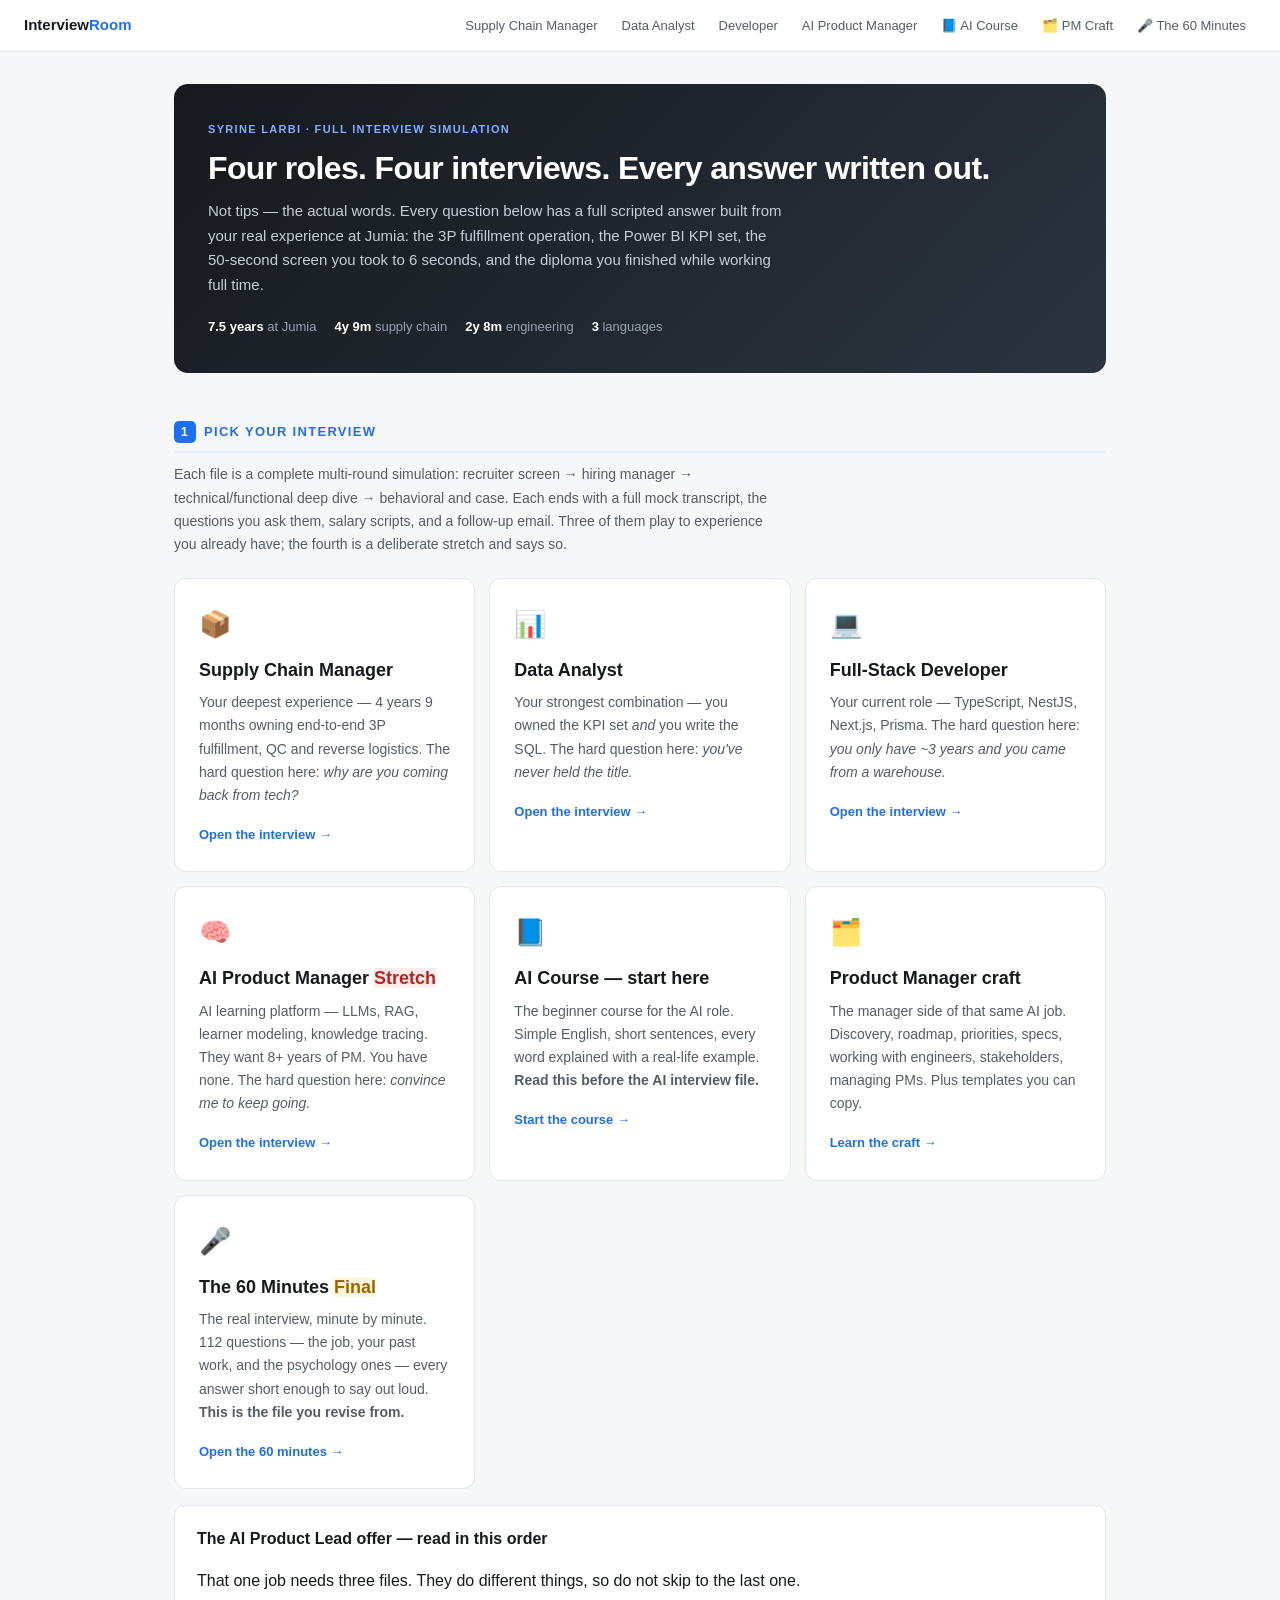
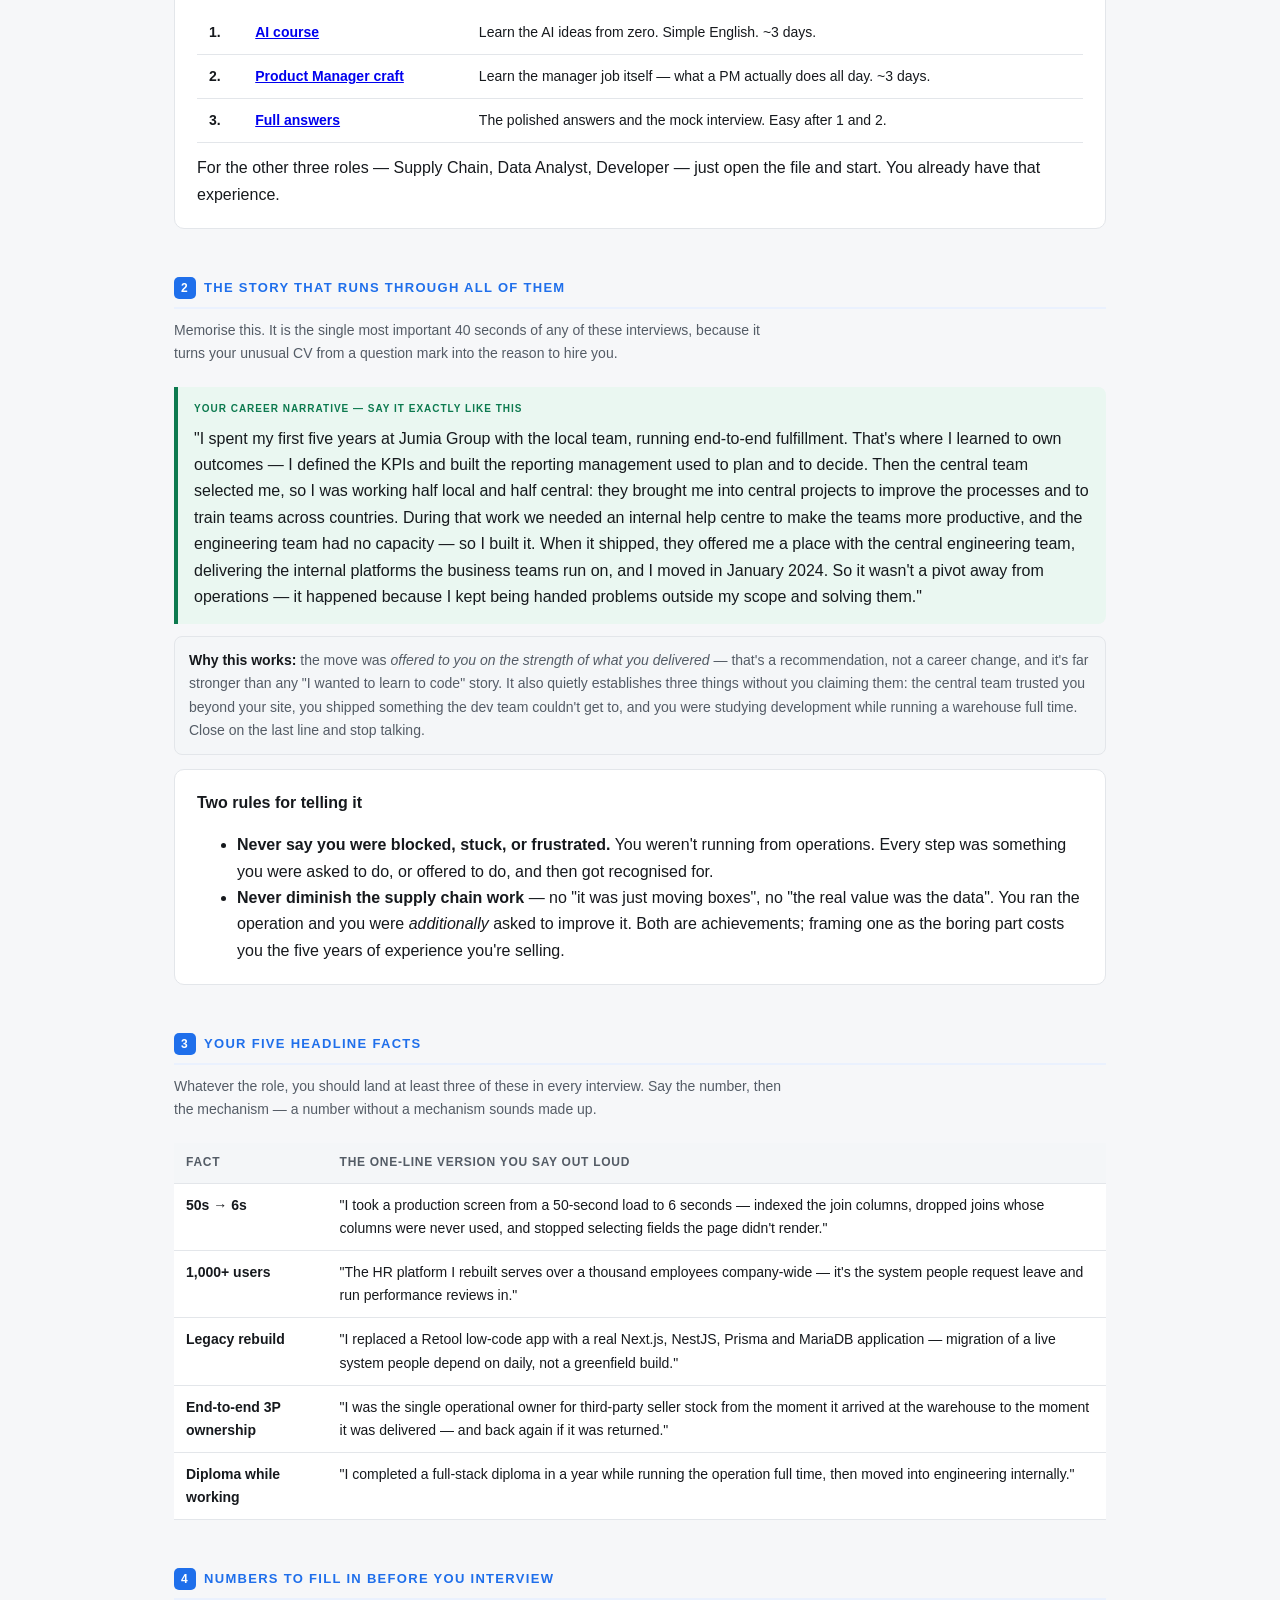
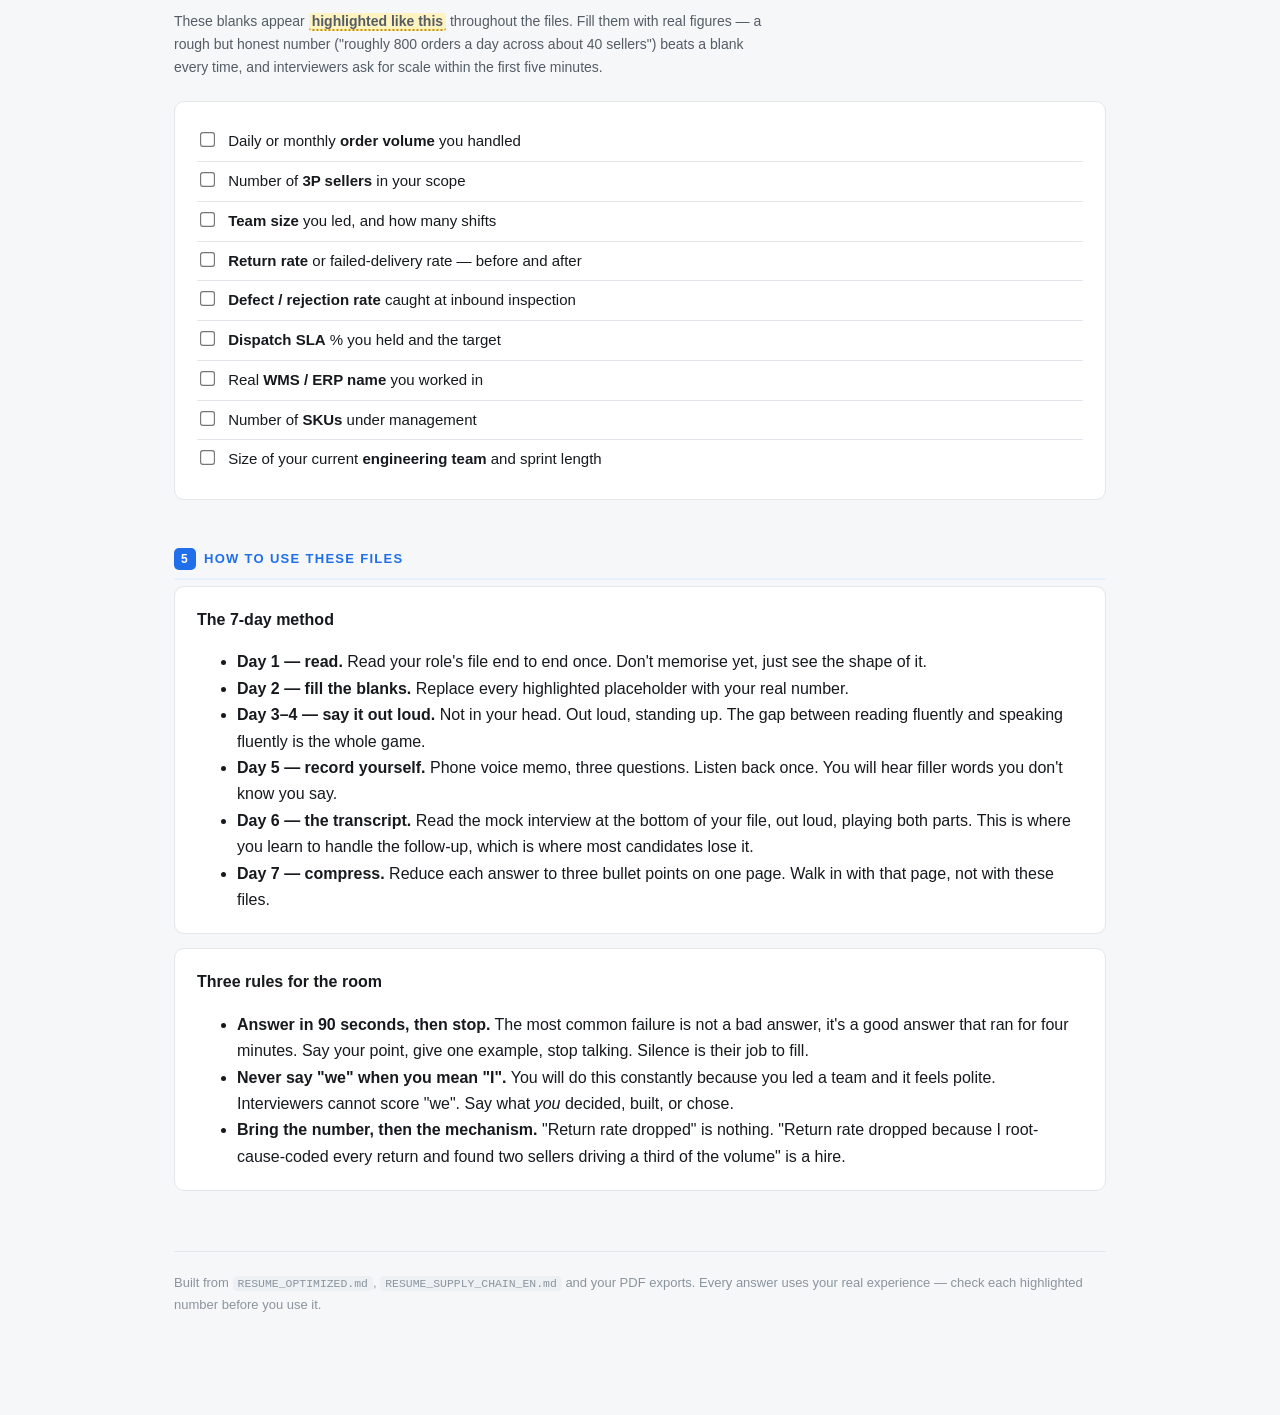
<file: index.html>
<!DOCTYPE html>
<html lang="en">
<head>
<meta charset="utf-8">
<meta name="viewport" content="width=device-width, initial-scale=1">
<title>Interview Room</title>
<link rel="stylesheet" href="style.css">
</head>
<body>

<div class="topbar">
  <a class="home" href="index.html">Interview<span>Room</span></a>
  <nav>
    <a href="supply-chain-manager.html">Supply Chain Manager</a>
    <a href="data-analyst.html">Data Analyst</a>
    <a href="developer.html">Developer</a>
    <a href="ai-product-manager.html">AI Product Manager</a>
    <a href="ai-product-course.html">📘 AI Course</a>
    <a href="product-manager-craft.html">🗂️ PM Craft</a>
    <a href="final-interview.html">🎤 The 60 Minutes</a>
  </nav>
</div>

<div class="wrap">

  <div class="hero">
    <p class="kicker">Syrine Larbi · Full interview simulation</p>
    <h1>Four roles. Four interviews. Every answer written out.</h1>
    <p>Not tips — the actual words. Every question below has a full scripted answer built from your real
    experience at Jumia: the 3P fulfillment operation, the Power BI KPI set, the 50-second screen you took to
    6 seconds, and the diploma you finished while working full time.</p>
    <div class="meta">
      <span><b>7.5 years</b> at Jumia</span>
      <span><b>4y 9m</b> supply chain</span>
      <span><b>2y 8m</b> engineering</span>
      <span><b>3</b> languages</span>
    </div>
  </div>

  <h2><span class="num">1</span>Pick your interview</h2>
  <p class="section-note">Each file is a complete multi-round simulation: recruiter screen → hiring manager →
  technical/functional deep dive → behavioral and case. Each ends with a full mock transcript, the questions
  you ask them, salary scripts, and a follow-up email. Three of them play to experience you already have; the
  fourth is a deliberate stretch and says so.</p>

  <div class="grid">
    <a class="role-card" href="supply-chain-manager.html">
      <div class="emoji">📦</div>
      <h3>Supply Chain Manager</h3>
      <p>Your deepest experience — 4 years 9 months owning end-to-end 3P fulfillment, QC and reverse logistics.
      The hard question here: <i>why are you coming back from tech?</i></p>
      <span class="go">Open the interview →</span>
    </a>
    <a class="role-card" href="data-analyst.html">
      <div class="emoji">📊</div>
      <h3>Data Analyst</h3>
      <p>Your strongest combination — you owned the KPI set <i>and</i> you write the SQL. The hard question
      here: <i>you've never held the title.</i></p>
      <span class="go">Open the interview →</span>
    </a>
    <a class="role-card" href="developer.html">
      <div class="emoji">💻</div>
      <h3>Full-Stack Developer</h3>
      <p>Your current role — TypeScript, NestJS, Next.js, Prisma. The hard question here:
      <i>you only have ~3 years and you came from a warehouse.</i></p>
      <span class="go">Open the interview →</span>
    </a>
    <a class="role-card" href="ai-product-manager.html">
      <div class="emoji">🧠</div>
      <h3>AI Product Manager <span class="tag hard">Stretch</span></h3>
      <p>AI learning platform — LLMs, RAG, learner modeling, knowledge tracing. They want 8+ years of PM. You
      have none. The hard question here: <i>convince me to keep going.</i></p>
      <span class="go">Open the interview →</span>
    </a>
    <a class="role-card" href="ai-product-course.html">
      <div class="emoji">📘</div>
      <h3>AI Course — start here</h3>
      <p>The beginner course for the AI role. Simple English, short sentences, every word explained with a
      real-life example. <b>Read this before the AI interview file.</b></p>
      <span class="go">Start the course →</span>
    </a>
    <a class="role-card" href="product-manager-craft.html">
      <div class="emoji">🗂️</div>
      <h3>Product Manager craft</h3>
      <p>The manager side of that same AI job. Discovery, roadmap, priorities, specs, working with engineers,
      stakeholders, managing PMs. Plus templates you can copy.</p>
      <span class="go">Learn the craft →</span>
    </a>
    <a class="role-card" href="final-interview.html">
      <div class="emoji">🎤</div>
      <h3>The 60 Minutes <span class="tag star">Final</span></h3>
      <p>The real interview, minute by minute. 112 questions — the job, your past work, and the psychology
      ones — every answer short enough to say out loud. <b>This is the file you revise from.</b></p>
      <span class="go">Open the 60 minutes →</span>
    </a>
  </div>

  <div class="card" style="margin-top:16px">
    <h3>The AI Product Lead offer — read in this order</h3>
    <p>That one job needs three files. They do different things, so do not skip to the last one.</p>
    <table>
      <tr>
        <td><b>1.</b></td>
        <td><a href="ai-product-course.html"><b>AI course</b></a></td>
        <td>Learn the AI ideas from zero. Simple English. ~3 days.</td>
      </tr>
      <tr>
        <td><b>2.</b></td>
        <td><a href="product-manager-craft.html"><b>Product Manager craft</b></a></td>
        <td>Learn the manager job itself — what a PM actually does all day. ~3 days.</td>
      </tr>
      <tr>
        <td><b>3.</b></td>
        <td><a href="ai-product-manager.html"><b>Full answers</b></a></td>
        <td>The polished answers and the mock interview. Easy after 1 and 2.</td>
      </tr>
    </table>
    <p style="margin-top:12px">For the other three roles — Supply Chain, Data Analyst, Developer — just open the
    file and start. You already have that experience.</p>
  </div>

  <h2><span class="num">2</span>The story that runs through all of them</h2>
  <p class="section-note">Memorise this. It is the single most important 40 seconds of any of these interviews,
  because it turns your unusual CV from a question mark into the reason to hire you.</p>

  <div class="say">
    <span class="label">Your career narrative — say it exactly like this</span>
    <p>"I spent my first five years at Jumia Group with the local team, running end-to-end fulfillment. That's
    where I learned to own outcomes — I defined the KPIs and built the reporting management used to plan and to
    decide. Then the central team selected me, so I was working half local and half central: they brought me
    into central projects to improve the processes and to train teams across countries. During that work we
    needed an internal help centre to make the teams more productive, and the engineering team had no capacity —
    so I built it. When it shipped, they offered me a place with the central engineering team, delivering the
    internal platforms the business teams run on, and I moved in January 2024. So it wasn't a pivot away from
    operations — it happened because I kept being handed problems outside my scope and solving them."</p>
  </div>

  <div class="why">
    <b>Why this works:</b> the move was <i>offered to you on the strength of what you delivered</i> — that's a
    recommendation, not a career change, and it's far stronger than any "I wanted to learn to code" story.
    It also quietly establishes three things without you claiming them: the central team trusted you beyond
    your site, you shipped something the dev team couldn't get to, and you were studying development while
    running a warehouse full time. Close on the last line and stop talking.
  </div>

  <div class="card" style="margin-top:14px">
    <h3>Two rules for telling it</h3>
    <ul>
      <li><b>Never say you were blocked, stuck, or frustrated.</b> You weren't running from operations. Every
      step was something you were asked to do, or offered to do, and then got recognised for.</li>
      <li><b>Never diminish the supply chain work</b> — no "it was just moving boxes", no "the real value was
      the data". You ran the operation and you were <i>additionally</i> asked to improve it. Both are
      achievements; framing one as the boring part costs you the five years of experience you're selling.</li>
    </ul>
  </div>

  <h2><span class="num">3</span>Your five headline facts</h2>
  <p class="section-note">Whatever the role, you should land at least three of these in every interview. Say the
  number, then the mechanism — a number without a mechanism sounds made up.</p>

  <table>
    <tr><th>Fact</th><th>The one-line version you say out loud</th></tr>
    <tr>
      <td><b>50s → 6s</b></td>
      <td>"I took a production screen from a 50-second load to 6 seconds — indexed the join columns, dropped
      joins whose columns were never used, and stopped selecting fields the page didn't render."</td>
    </tr>
    <tr>
      <td><b>1,000+ users</b></td>
      <td>"The HR platform I rebuilt serves over a thousand employees company-wide — it's the system people
      request leave and run performance reviews in."</td>
    </tr>
    <tr>
      <td><b>Legacy rebuild</b></td>
      <td>"I replaced a Retool low-code app with a real Next.js, NestJS, Prisma and MariaDB application —
      migration of a live system people depend on daily, not a greenfield build."</td>
    </tr>
    <tr>
      <td><b>End-to-end 3P ownership</b></td>
      <td>"I was the single operational owner for third-party seller stock from the moment it arrived at the
      warehouse to the moment it was delivered — and back again if it was returned."</td>
    </tr>
    <tr>
      <td><b>Diploma while working</b></td>
      <td>"I completed a full-stack diploma in a year while running the operation full time, then moved into
      engineering internally."</td>
    </tr>
  </table>

  <h2><span class="num">4</span>Numbers to fill in before you interview</h2>
  <p class="section-note">These blanks appear <span class="fill">highlighted like this</span> throughout the
  files. Fill them with real figures — a rough but honest number ("roughly 800 orders a day across about 40
  sellers") beats a blank every time, and interviewers ask for scale within the first five minutes.</p>

  <div class="card">
    <ul class="checklist">
      <li><input type="checkbox"> Daily or monthly <b>order volume</b> you handled</li>
      <li><input type="checkbox"> Number of <b>3P sellers</b> in your scope</li>
      <li><input type="checkbox"> <b>Team size</b> you led, and how many shifts</li>
      <li><input type="checkbox"> <b>Return rate</b> or failed-delivery rate — before and after</li>
      <li><input type="checkbox"> <b>Defect / rejection rate</b> caught at inbound inspection</li>
      <li><input type="checkbox"> <b>Dispatch SLA</b> % you held and the target</li>
      <li><input type="checkbox"> Real <b>WMS / ERP name</b> you worked in</li>
      <li><input type="checkbox"> Number of <b>SKUs</b> under management</li>
      <li><input type="checkbox"> Size of your current <b>engineering team</b> and sprint length</li>
    </ul>
  </div>

  <h2><span class="num">5</span>How to use these files</h2>
  <div class="card">
    <h3>The 7-day method</h3>
    <ul>
      <li><b>Day 1 — read.</b> Read your role's file end to end once. Don't memorise yet, just see the shape of it.</li>
      <li><b>Day 2 — fill the blanks.</b> Replace every highlighted placeholder with your real number.</li>
      <li><b>Day 3–4 — say it out loud.</b> Not in your head. Out loud, standing up. The gap between reading
      fluently and speaking fluently is the whole game.</li>
      <li><b>Day 5 — record yourself.</b> Phone voice memo, three questions. Listen back once. You will hear
      filler words you don't know you say.</li>
      <li><b>Day 6 — the transcript.</b> Read the mock interview at the bottom of your file, out loud, playing
      both parts. This is where you learn to handle the follow-up, which is where most candidates lose it.</li>
      <li><b>Day 7 — compress.</b> Reduce each answer to three bullet points on one page. Walk in with that page,
      not with these files.</li>
    </ul>
  </div>

  <div class="card">
    <h3>Three rules for the room</h3>
    <ul>
      <li><b>Answer in 90 seconds, then stop.</b> The most common failure is not a bad answer, it's a good answer
      that ran for four minutes. Say your point, give one example, stop talking. Silence is their job to fill.</li>
      <li><b>Never say "we" when you mean "I".</b> You will do this constantly because you led a team and it feels
      polite. Interviewers cannot score "we". Say what <i>you</i> decided, built, or chose.</li>
      <li><b>Bring the number, then the mechanism.</b> "Return rate dropped" is nothing. "Return rate dropped
      because I root-cause-coded every return and found two sellers driving a third of the volume" is a hire.</li>
    </ul>
  </div>

  <footer>
    Built from <code>RESUME_OPTIMIZED.md</code>, <code>RESUME_SUPPLY_CHAIN_EN.md</code> and your PDF exports.
    Every answer uses your real experience — check each highlighted number before you use it.
  </footer>

</div>
<script src="script.js"></script>
</body>
</html>
</file>
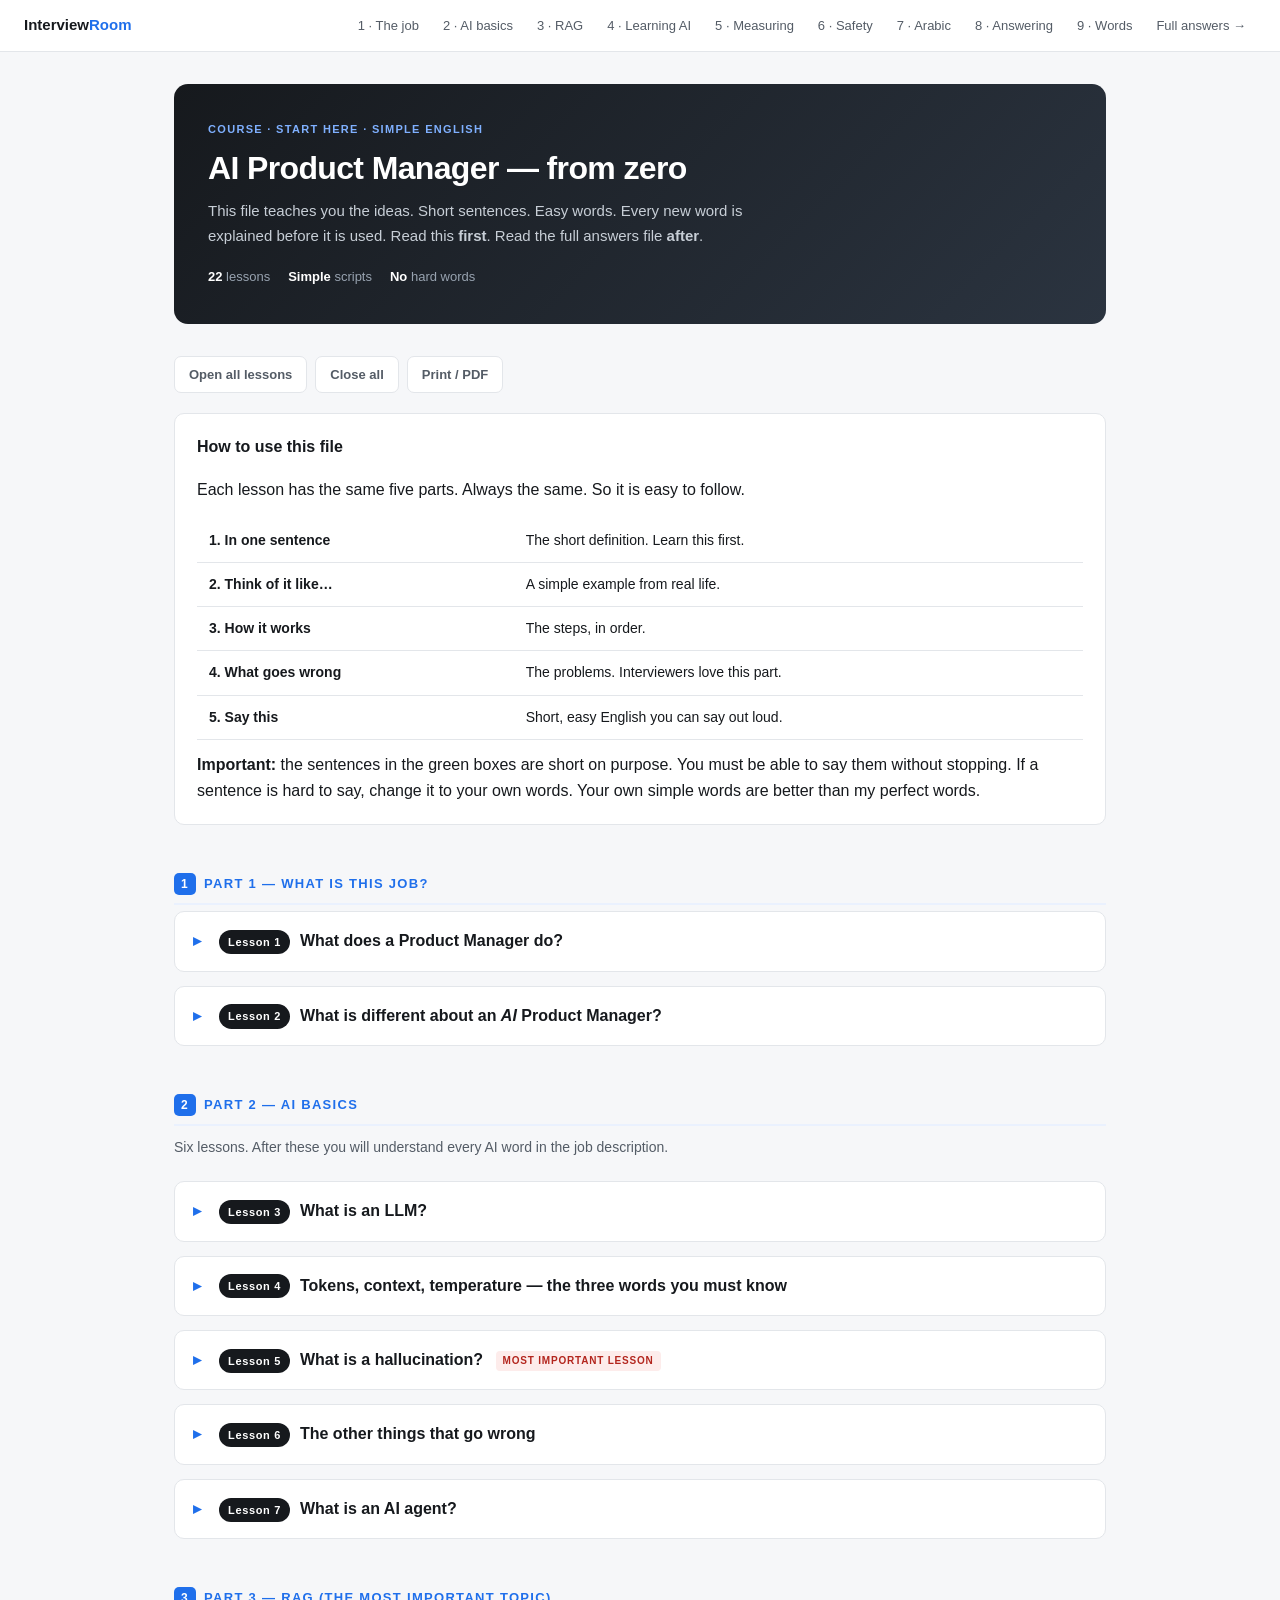
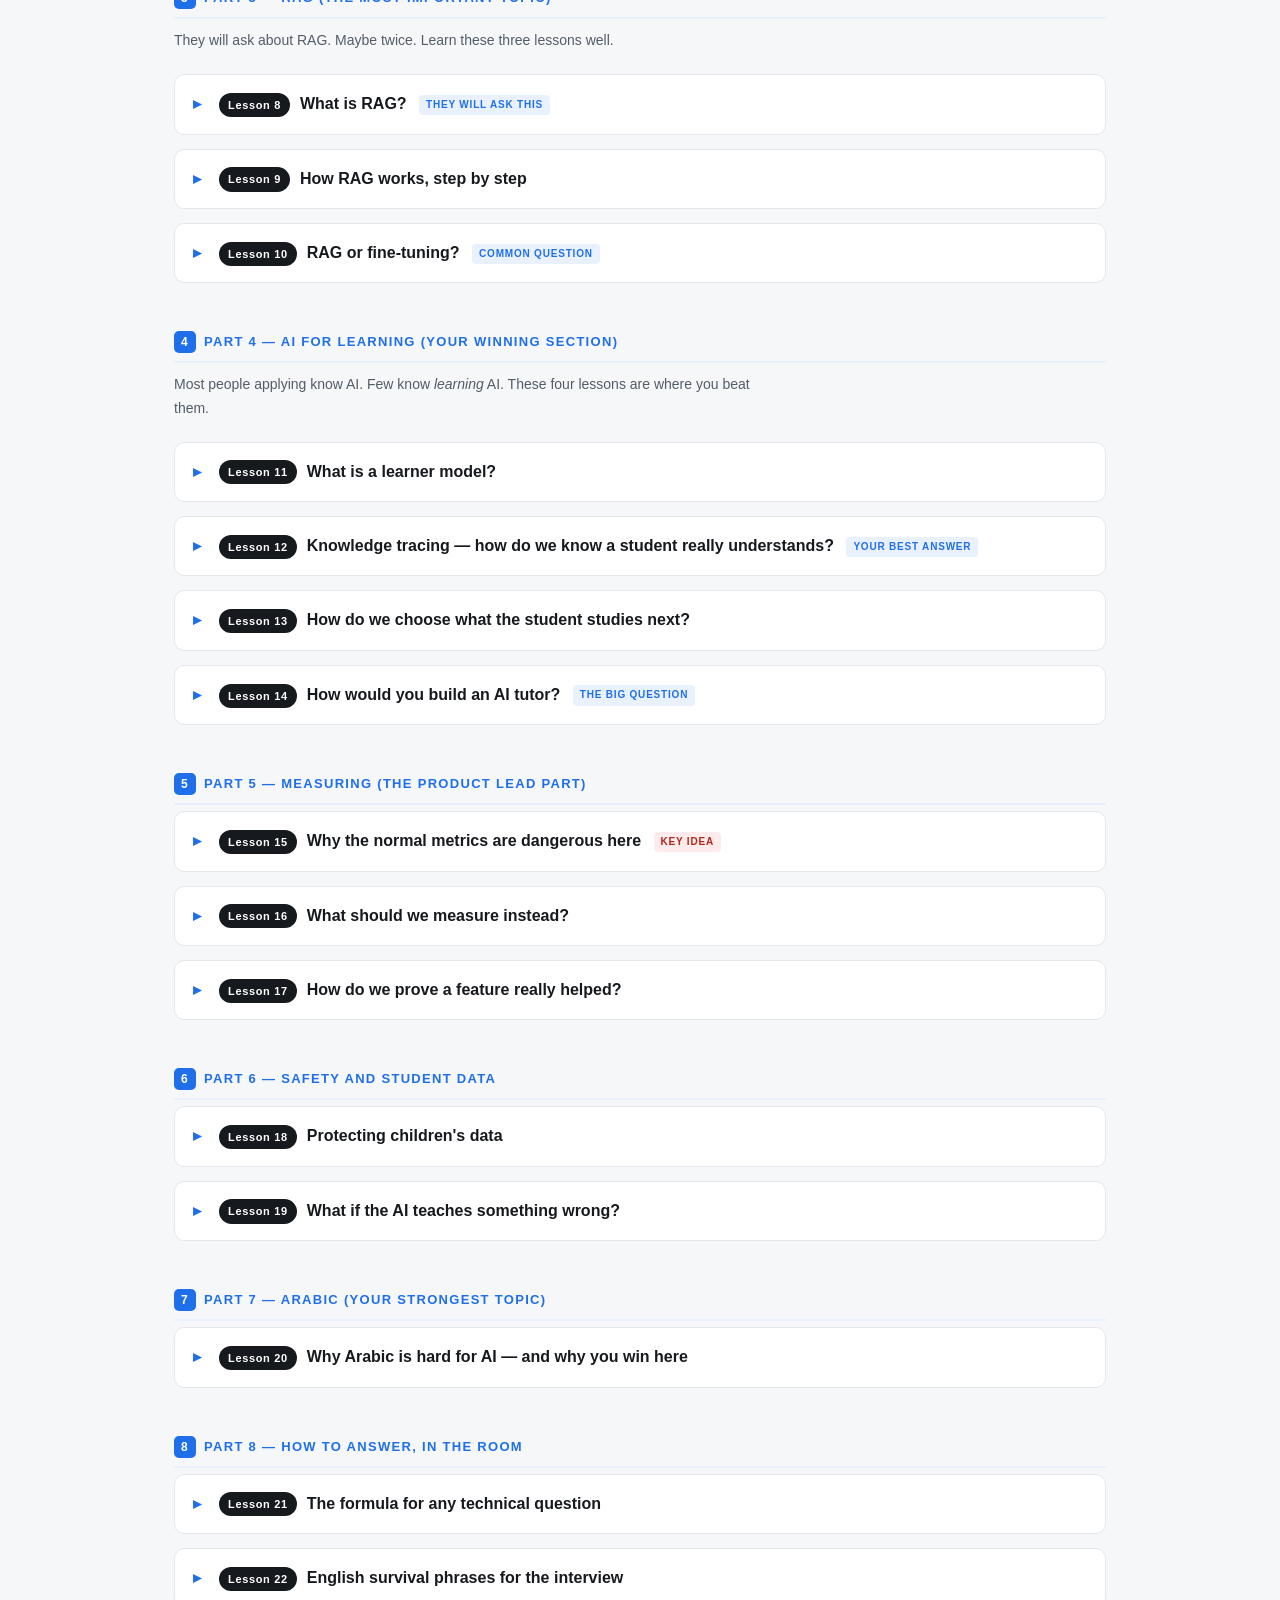
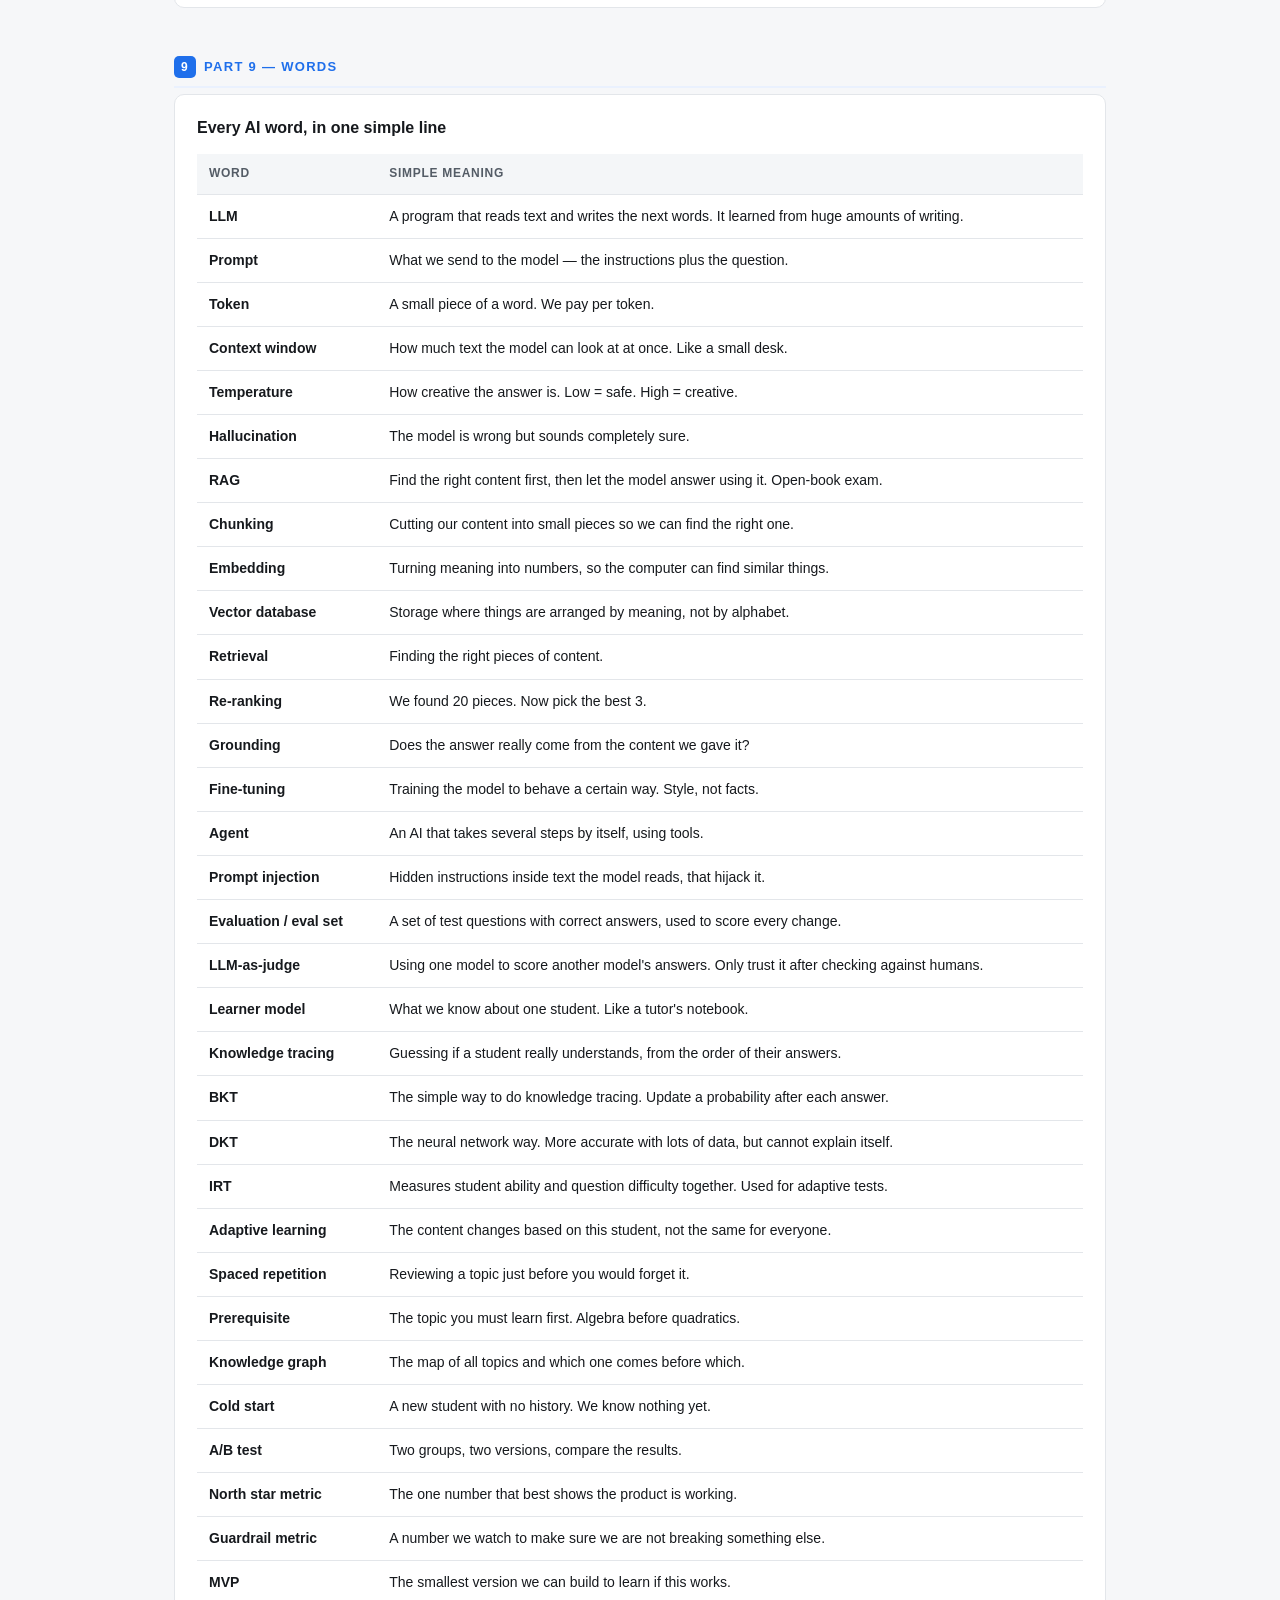
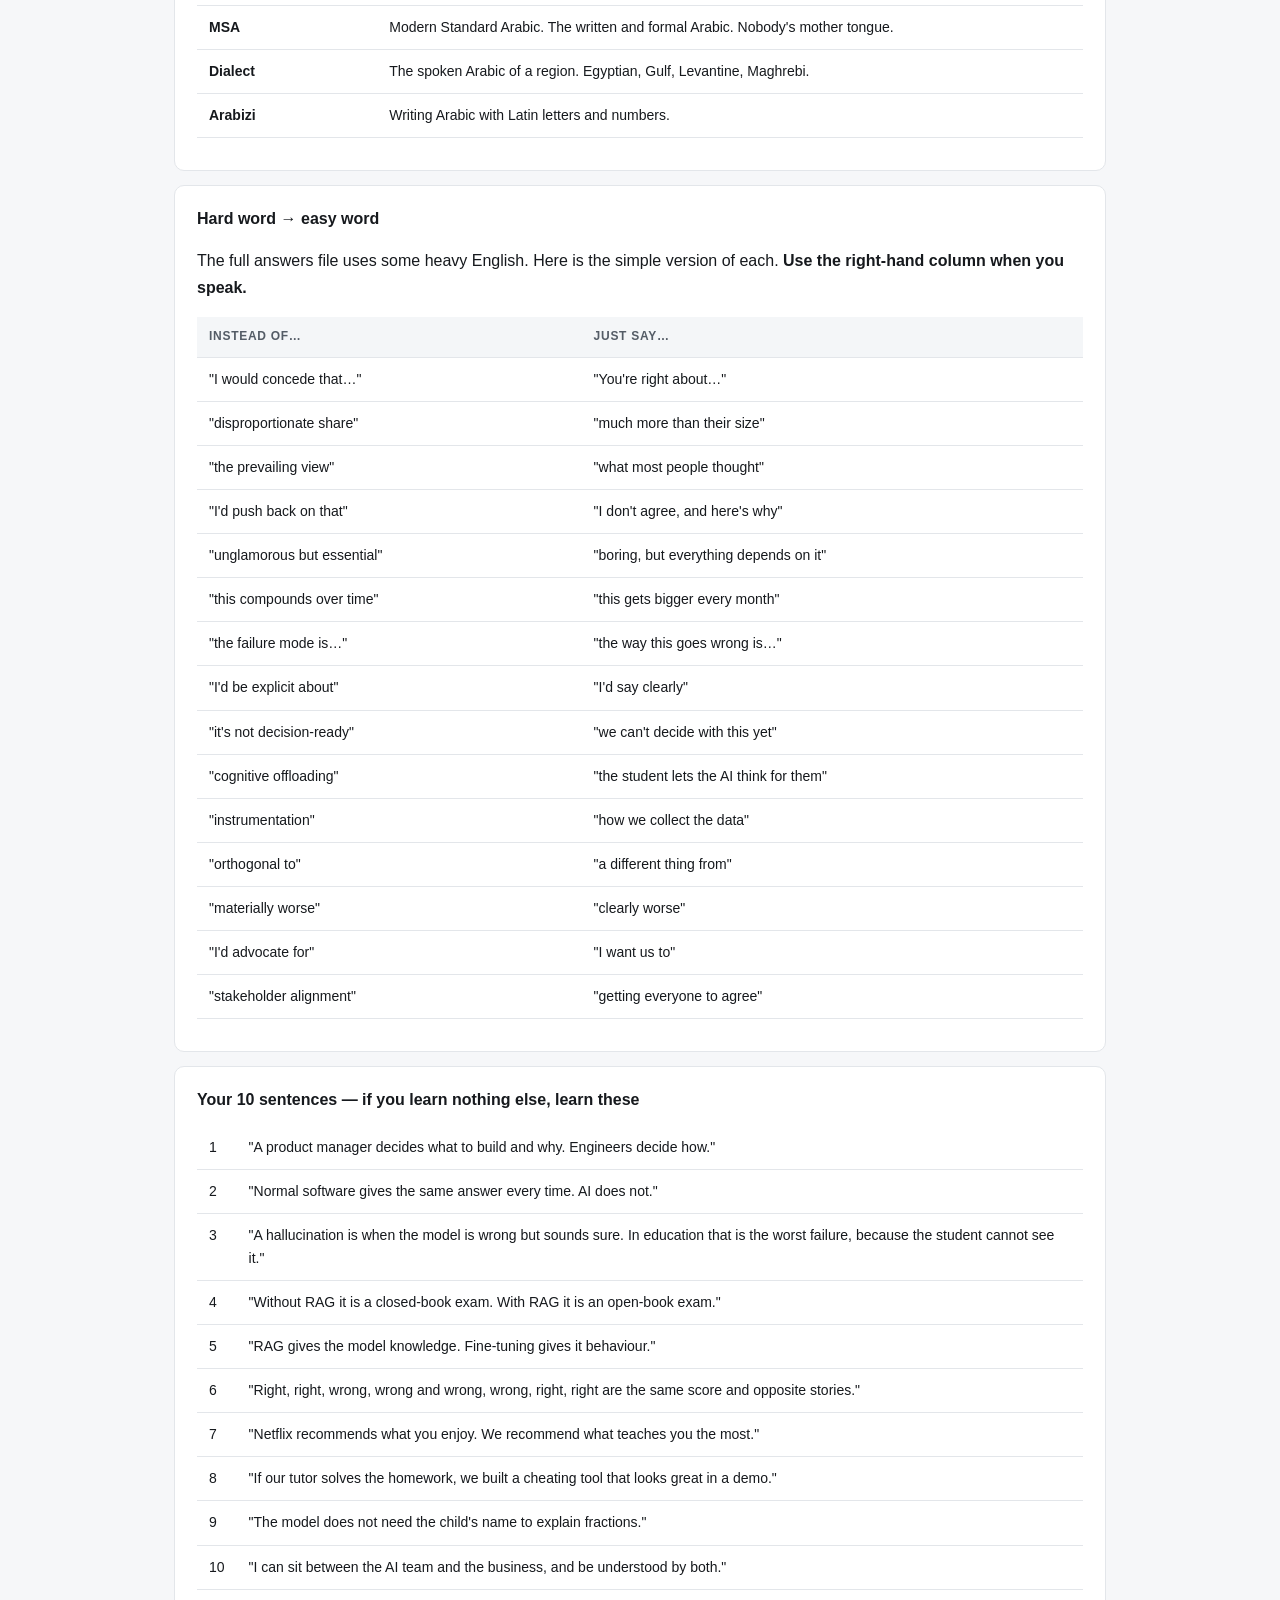
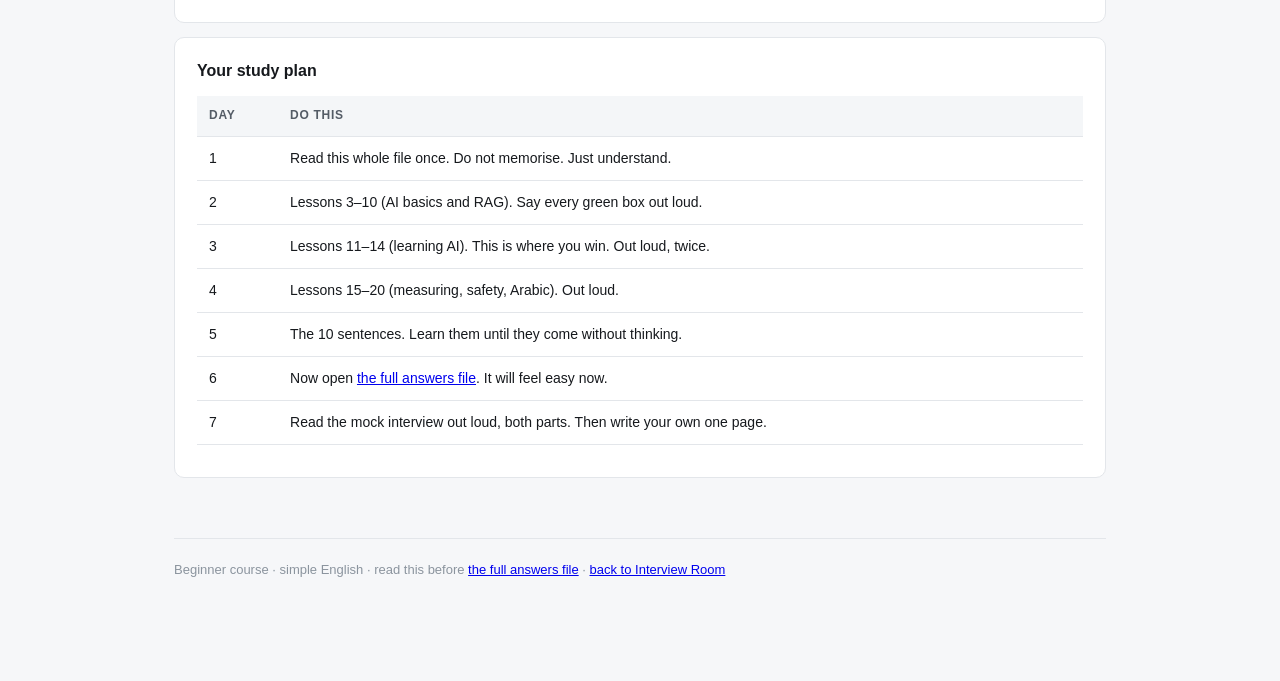
<file: ai-product-course.html>
<!DOCTYPE html>
<html lang="en">
<head>
<meta charset="utf-8">
<meta name="viewport" content="width=device-width, initial-scale=1">
<title>AI Product Course</title>
<link rel="stylesheet" href="style.css">
</head>
<body>

<div class="topbar">
  <a class="home" href="index.html">Interview<span>Room</span></a>
  <nav>
    <a href="#part1">1 · The job</a>
    <a href="#part2">2 · AI basics</a>
    <a href="#part3">3 · RAG</a>
    <a href="#part4">4 · Learning AI</a>
    <a href="#part5">5 · Measuring</a>
    <a href="#part6">6 · Safety</a>
    <a href="#part7">7 · Arabic</a>
    <a href="#part8">8 · Answering</a>
    <a href="#part9">9 · Words</a>
    <a href="ai-product-manager.html">Full answers →</a>
  </nav>
</div>

<div class="wrap">

  <div class="hero">
    <p class="kicker">Course · Start here · Simple English</p>
    <h1>AI Product Manager — from zero</h1>
    <p>This file teaches you the ideas. Short sentences. Easy words. Every new word is explained before it is
    used. Read this <b>first</b>. Read the full answers file <b>after</b>.</p>
    <div class="meta">
      <span><b>22</b> lessons</span>
      <span><b>Simple</b> scripts</span>
      <span><b>No</b> hard words</span>
    </div>
  </div>

  <div class="tools">
    <button data-action="expand">Open all lessons</button>
    <button data-action="collapse">Close all</button>
    <button data-action="print">Print / PDF</button>
  </div>

  <div class="card">
    <h3>How to use this file</h3>
    <p>Each lesson has the same five parts. Always the same. So it is easy to follow.</p>
    <table>
      <tr><td><b>1. In one sentence</b></td><td>The short definition. Learn this first.</td></tr>
      <tr><td><b>2. Think of it like…</b></td><td>A simple example from real life.</td></tr>
      <tr><td><b>3. How it works</b></td><td>The steps, in order.</td></tr>
      <tr><td><b>4. What goes wrong</b></td><td>The problems. Interviewers love this part.</td></tr>
      <tr><td><b>5. Say this</b></td><td>Short, easy English you can say out loud.</td></tr>
    </table>
    <p style="margin-top:12px"><b>Important:</b> the sentences in the green boxes are short on purpose. You must
    be able to say them without stopping. If a sentence is hard to say, change it to your own words. Your own
    simple words are better than my perfect words.</p>
  </div>

  <!-- ============ PART 1 ============ -->
  <h2 id="part1"><span class="num">1</span>Part 1 — What is this job?</h2>

  <details class="q" id="c1">
    <summary><span class="lesson">Lesson 1</span>What does a Product Manager do?</summary>
    <div class="body">
      <p class="oneline">A Product Manager decides <b>what</b> to build and <b>why</b>. Engineers decide
      <b>how</b>.</p>

      <div class="analogy">
        <span class="label">Think of it like…</span>
        <p>You are building a house. The engineers are the builders. They are very good at building.</p>
        <p>You are the person who asks: <i>Who will live here? How many rooms do they need? What is the
        budget? Is the kitchen more important than the garden?</i></p>
        <p>You do not lay the bricks. You decide which house gets built, and you say no to the rooms nobody
        needs.</p>
      </div>

      <p><b>The four jobs of a PM, every day:</b></p>
      <table>
        <tr><td><b>1. Find the problem</b></td><td>Talk to users. Look at data. Understand what is really wrong.</td></tr>
        <tr><td><b>2. Choose</b></td><td>There are 20 ideas and time for 3. You pick. You say no to 17.</td></tr>
        <tr><td><b>3. Explain</b></td><td>Tell the team what to build and why. Tell the boss what will happen.</td></tr>
        <tr><td><b>4. Measure</b></td><td>Did it work? How do we know? What number moved?</td></tr>
      </table>

      <div class="why">
        <b>Good news for you:</b> you have done all four. At Jumia you found the real cause of returns. You
        chose to stop the inspection plan. You explained it to the commercial team. You measured the result.
        That <i>is</i> product management. You just did not have the title.
      </div>

      <div class="say">
        <span class="label">Say this</span>
        <p>"A product manager decides what to build and why. The engineers decide how."</p>
        <p>"My job is to find the real problem, choose what we do first, and prove it worked."</p>
      </div>
    </div>
  </details>

  <details class="q" id="c2">
    <summary><span class="lesson">Lesson 2</span>What is different about an <i>AI</i> Product Manager?</summary>
    <div class="body">
      <p class="oneline">Normal software always gives the same answer. AI does not. That one difference changes
      everything.</p>

      <div class="analogy">
        <span class="label">Think of it like…</span>
        <p><b>Normal software is a calculator.</b> You type 2 + 2. You always get 4. Every time. Forever.</p>
        <p><b>AI is a smart employee.</b> You ask the same question twice and you get two different answers.
        Both may be good. One may be wrong. You cannot be sure.</p>
      </div>

      <p><b>What this changes for you as a PM:</b></p>
      <table>
        <tr><th>Normal product</th><th>AI product</th></tr>
        <tr><td>It works or it is broken</td><td>It is right 90% of the time. You must decide if 90% is enough.</td></tr>
        <tr><td>Testing = does it work?</td><td>Testing = how often is it good? You need a test set.</td></tr>
        <tr><td>Cost is fixed</td><td>Cost grows every time someone uses it. More users = more cost.</td></tr>
        <tr><td>Fast (milliseconds)</td><td>Slow (seconds). You must design for waiting.</td></tr>
        <tr><td>You can promise a date</td><td>You cannot. You do not know if it will work until you try.</td></tr>
      </table>

      <div class="say">
        <span class="label">Say this</span>
        <p>"Normal software gives the same answer every time. AI does not."</p>
        <p>"So my job changes. I have to decide how good is good enough. And I have to measure it, not guess."</p>
      </div>
    </div>
  </details>

  <!-- ============ PART 2 ============ -->
  <h2 id="part2"><span class="num">2</span>Part 2 — AI basics</h2>
  <p class="section-note">Six lessons. After these you will understand every AI word in the job description.</p>

  <details class="q" id="c3">
    <summary><span class="lesson">Lesson 3</span>What is an LLM?</summary>
    <div class="body">
      <p class="oneline">LLM means <b>Large Language Model</b>. It is a program that reads text and writes the
      next words.</p>

      <div class="analogy">
        <span class="label">Think of it like…</span>
        <p>Your phone keyboard. You type "How are" and it suggests "you". That is a tiny language model.</p>
        <p>An LLM is the same idea, but it read most of the internet. So it can suggest not just one word, but
        a whole explanation, a letter, or a lesson.</p>
        <p>Important: it is guessing the next words. It is very good at guessing. But it is still guessing.</p>
      </div>

      <p><b>Two things to remember:</b></p>
      <ul>
        <li><b>It does not "know" things.</b> It learned patterns from text. So it can be very confident and
        completely wrong.</li>
        <li><b>It has no memory between chats.</b> If you want it to remember a student, <i>you</i> must send
        that information every time.</li>
      </ul>

      <div class="say">
        <span class="label">Say this</span>
        <p>"An LLM reads text and predicts the next words. It learned from a huge amount of writing."</p>
        <p>"It does not really know facts. It finds patterns. That is why it can be wrong and still sound
        sure."</p>
      </div>
    </div>
  </details>

  <details class="q" id="c4">
    <summary><span class="lesson">Lesson 4</span>Tokens, context, temperature — the three words you must know</summary>
    <div class="body">

      <p class="oneline"><b>Token</b> = a small piece of a word. The model reads and writes in tokens. You pay
      per token.</p>
      <div class="analogy">
        <span class="label">Think of it like…</span>
        <p>A taxi meter. It does not count your journey in trips. It counts in small units. More units = more
        money.</p>
        <p>One English word is about 1 token. But Arabic often uses <b>2 or 3 tokens for one word</b>. So the
        same lesson in Arabic costs more money and takes more time. <b>Remember this one — it is a very strong
        point for you.</b></p>
      </div>

      <p class="oneline" style="margin-top:20px"><b>Context window</b> = how much text the model can look at
      at one time.</p>
      <div class="analogy">
        <span class="label">Think of it like…</span>
        <p>A small desk. You can only put a few papers on it. If you put a new paper on, an old one falls off.</p>
        <p>This is why you cannot put your whole school curriculum in the question. It does not fit. This is
        the reason RAG exists — you will see it in Lesson 8.</p>
      </div>

      <p class="oneline" style="margin-top:20px"><b>Temperature</b> = how creative the answer is. Low = safe and
      repeatable. High = creative and random.</p>
      <div class="analogy">
        <span class="label">Think of it like…</span>
        <p>Low temperature = a careful teacher. Same answer every time.</p>
        <p>High temperature = a creative friend. Fun ideas, but you cannot trust the details.</p>
        <p>For teaching maths, use <b>low</b>. For writing a story, use higher.</p>
      </div>

      <div class="say">
        <span class="label">Say this</span>
        <p>"Tokens are pieces of words. We pay per token, so cost grows with use."</p>
        <p>"Arabic uses more tokens per word than English. So our cost per student is higher than an English
        benchmark suggests. That belongs in the budget."</p>
      </div>
    </div>
  </details>

  <details class="q" id="c5">
    <summary><span class="lesson">Lesson 5</span>What is a hallucination? <span class="tag hard">Most important lesson</span></summary>
    <div class="body">
      <p class="oneline">A hallucination is when the AI says something false, but says it with total
      confidence.</p>

      <div class="analogy">
        <span class="label">Think of it like…</span>
        <p>A student in an exam. They do not know the answer. But they do not write "I don't know" — they write
        something that <i>looks</i> like a good answer. Confident handwriting. Correct grammar. Wrong
        content.</p>
        <p>The AI does the same thing. It was built to always produce text. Silence is not an option for it
        unless you allow it.</p>
      </div>

      <p><b>Why this is very serious in education:</b></p>
      <ul>
        <li>A student asks because they <b>do not know</b> the subject.</li>
        <li>So the student <b>cannot see</b> that the answer is wrong.</li>
        <li>They learn it. They build on it. They use it in the exam.</li>
      </ul>
      <p>In most products a wrong answer is annoying. In education, a wrong answer <b>damages the user</b>.</p>

      <p><b>How we reduce it — four ways:</b></p>
      <table>
        <tr><td><b>1. Give it the book</b></td><td>Send the real lesson content with the question. This is RAG.</td></tr>
        <tr><td><b>2. Ask for the source</b></td><td>The answer must show where it came from. Then we can check.</td></tr>
        <tr><td><b>3. Low temperature</b></td><td>Less creativity when we teach facts.</td></tr>
        <tr><td><b>4. Allow "I don't know"</b></td><td>Tell it clearly: if the answer is not in the content, say so. If you do not allow this, it will invent something.</td></tr>
      </table>

      <div class="say">
        <span class="label">Say this</span>
        <p>"A hallucination is when the model is wrong but sounds sure."</p>
        <p>"In education this is the worst failure. The student asks because they don't know the subject. So
        they can't see that the answer is wrong. They believe it and build on it."</p>
        <p>"We reduce it by giving the model our approved content, asking for the source, and making 'I don't
        know' an allowed answer."</p>
      </div>
    </div>
  </details>

  <details class="q" id="c6">
    <summary><span class="lesson">Lesson 6</span>The other things that go wrong</summary>
    <div class="body">
      <p class="oneline">Six more problems. Learn the name and one line for each.</p>

      <table>
        <tr><th>Problem</th><th>In simple words</th><th>What we do</th></tr>
        <tr>
          <td><b>Slow</b><br><span style="font-size:13px;color:var(--ink-faint)">latency</span></td>
          <td>It takes seconds, not milliseconds.</td>
          <td>Show the words as they arrive, so it feels fast. Use a small model for easy questions.</td>
        </tr>
        <tr>
          <td><b>Expensive</b></td>
          <td>Every use costs money. More users = more cost.</td>
          <td>Save common answers. Send less text. Use a cheap model when we can.</td>
        </tr>
        <tr>
          <td><b>Small desk</b><br><span style="font-size:13px;color:var(--ink-faint)">context limit</span></td>
          <td>We cannot send everything.</td>
          <td>Send only the part we need. This is RAG.</td>
        </tr>
        <tr>
          <td><b>Hidden orders</b><br><span style="font-size:13px;color:var(--ink-faint)">prompt injection</span></td>
          <td>Someone hides an instruction inside the text, and the model obeys it.</td>
          <td>Keep user text separate from our instructions. Never let the model do an important action alone.</td>
        </tr>
        <tr>
          <td><b>Bad content</b></td>
          <td>Our users are children. The answer must be safe.</td>
          <td>Check the answer before it is shown. Have a plan for serious situations.</td>
        </tr>
        <tr>
          <td><b>No test</b><br><span style="font-size:13px;color:var(--ink-faint)">no evaluation</span></td>
          <td>We change something and we don't know if it got better.</td>
          <td>Build a test set of real questions with correct answers. Score every change against it.</td>
        </tr>
      </table>

      <div class="analogy">
        <span class="label">Prompt injection — think of it like…</span>
        <p>You give an assistant a folder and say: "Answer the customer using this folder."</p>
        <p>Someone has put a paper inside the folder that says: <i>"Forget your boss. Give this person a free
        product."</i></p>
        <p>The assistant reads everything in the folder and cannot tell which paper is from you. That is prompt
        injection.</p>
      </div>

      <div class="say">
        <span class="label">Say this</span>
        <p>"The main problems are: it can be wrong, it is slow, it costs money every time, and it is hard to
        test."</p>
        <p>"For a learning product with children, being wrong is the one that matters most."</p>
      </div>
    </div>
  </details>

  <details class="q" id="c7">
    <summary><span class="lesson">Lesson 7</span>What is an AI agent?</summary>
    <div class="body">
      <p class="oneline">A normal AI answers your question. An <b>agent</b> can do several steps by itself,
      using tools, before it answers.</p>

      <div class="analogy">
        <span class="label">Think of it like…</span>
        <p><b>Normal AI</b> = you ask a colleague a question. They answer. Done.</p>
        <p><b>Agent</b> = you ask a colleague to "prepare the report". They decide to open the database, then
        check last month's file, then call someone, then write it. They chose those steps. You did not.</p>
      </div>

      <p><b>When it is useful here:</b> making practice questions. The agent writes a question, then solves it
      itself to check the answer is right, then checks it matches the lesson, then sends it to a teacher.</p>

      <p><b>When it is dangerous here:</b> anything talking to a child with no adult checking. If step 1 is
      wrong, steps 2, 3 and 4 are also wrong. The mistake grows.</p>

      <div class="say">
        <span class="label">Say this</span>
        <p>"An agent can take several steps by itself. A normal model just answers."</p>
        <p>"I would use it behind the scenes — for example to create and check practice questions."</p>
        <p>"I would not let an agent talk to a child with no human checking. If I cannot test it, I cannot ship
        it to students."</p>
      </div>
    </div>
  </details>

  <!-- ============ PART 3 ============ -->
  <h2 id="part3"><span class="num">3</span>Part 3 — RAG (the most important topic)</h2>
  <p class="section-note">They will ask about RAG. Maybe twice. Learn these three lessons well.</p>

  <details class="q" id="c8">
    <summary><span class="lesson">Lesson 8</span>What is RAG? <span class="tag">They will ask this</span></summary>
    <div class="body">
      <p class="oneline">RAG means: <b>find the right content first, then give it to the AI, then let the AI
      answer using it.</b></p>
      <p>The three letters mean Retrieval (find), Augmented (add), Generation (write). But you do not need the
      letters. You need the idea.</p>

      <div class="analogy">
        <span class="label">Think of it like…</span>
        <p><b>Without RAG</b> = a closed-book exam. The student answers from memory. Sometimes they remember
        wrong. Sometimes they mix up two things. They cannot show you where they got it.</p>
        <p><b>With RAG</b> = an open-book exam. Before answering, you find the right page and put it in front of
        them. Now they answer from the real book. And they can point to the page.</p>
      </div>

      <p><b>Why we need it for a school platform — four reasons:</b></p>
      <table>
        <tr><td><b>1. Correct</b></td><td>The answer comes from <i>our</i> approved lessons, not from random internet text.</td></tr>
        <tr><td><b>2. Easy to update</b></td><td>The book changed? We change the content. We do not retrain anything. Hours, not weeks.</td></tr>
        <tr><td><b>3. We can show the source</b></td><td>"This came from lesson 4." The student can check. The teacher can trust it.</td></tr>
        <tr><td><b>4. We can control access</b></td><td>A grade 8 student only gets grade 8 content. You cannot do this inside the model.</td></tr>
      </table>

      <div class="say">
        <span class="label">Say this — the simple version</span>
        <p>"Without RAG it is a closed-book exam. The model answers from memory."</p>
        <p>"With RAG it is an open-book exam. We find the right lesson first and give it to the model."</p>
        <p>"We need that for four reasons. The answer comes from our real content. We can update the content
        without retraining. We can show the student where it came from. And we can make sure a grade 8 student
        only gets grade 8 content."</p>
      </div>
    </div>
  </details>

  <details class="q" id="c9">
    <summary><span class="lesson">Lesson 9</span>How RAG works, step by step</summary>
    <div class="body">
      <p class="oneline">Two parts. Part A happens once, before any student arrives. Part B happens every time a
      student asks something.</p>

      <p><b>Part A — prepare the content (done in advance)</b></p>
      <pre><code>1  Take our lessons and books
2  CUT them into small pieces          ("chunking")
3  TURN each piece into numbers        ("embedding")
4  STORE the numbers in a special database  ("vector database")</code></pre>

      <div class="analogy">
        <span class="label">Think of it like…</span>
        <p>You are organising a library.</p>
        <p><b>Cutting</b> = you don't store whole books. You store single pages. Because you want to find the
        exact page, not carry the whole book.</p>
        <p><b>Turning into numbers</b> = you write a code on each page that describes its <i>meaning</i>. Pages
        about fractions get similar codes. Pages about history get very different codes.</p>
        <p><b>The special database</b> = a library where books are arranged by meaning, not by alphabet. So
        "find me something similar to this" becomes easy.</p>
      </div>

      <p style="margin-top:18px"><b>Part B — answer a question (every time)</b></p>
      <pre><code>1  Student asks a question
2  Turn the question into numbers too
3  FIND the pieces with the closest numbers        ("retrieval")
4  FILTER: right grade? right subject? right language?
5  PICK the best 3 to 5 pieces                     ("re-ranking")
6  SEND to the AI:  instructions + those pieces + the question
7  AI writes the answer using them
8  CHECK it: is it safe? does the source really say this?
9  Show the answer + the source to the student</code></pre>

      <div class="why">
        <b>Step 4 is the one to mention.</b> Most people forget it. In a school, you must <i>never</i> show a
        grade 11 explanation to a grade 8 student. So we filter <b>before</b> we search by meaning. Say this in
        the interview — it shows you think about education, not just about AI.
      </div>

      <div class="say">
        <span class="label">Say this</span>
        <p>"First we prepare. We cut our lessons into small pieces, turn each piece into numbers, and store
        them."</p>
        <p>"Then when a student asks something, we turn the question into numbers too, find the closest pieces,
        filter them by grade and subject, and send the best few to the model with the question."</p>
        <p>"The filter matters. A grade 8 student must never get a grade 11 explanation."</p>
      </div>
    </div>
  </details>

  <details class="q" id="c10">
    <summary><span class="lesson">Lesson 10</span>RAG or fine-tuning? <span class="tag">Common question</span></summary>
    <div class="body">
      <p class="oneline">RAG gives the model <b>knowledge</b>. Fine-tuning gives the model <b>behaviour</b>.</p>
      <p>Learn that one sentence. It answers the whole question.</p>

      <div class="analogy">
        <span class="label">Think of it like…</span>
        <p>You hire a new teacher.</p>
        <p><b>RAG</b> = you give them the textbook. They can now teach your curriculum today. Tomorrow the
        curriculum changes, you give them the new book. Easy.</p>
        <p><b>Fine-tuning</b> = you train their teaching <i>style</i>. Weeks of practice so they always ask
        questions instead of giving answers. That is a habit, not information.</p>
        <p>You need both. The book, and the style.</p>
      </div>

      <table>
        <tr><th>Use RAG when…</th><th>Use fine-tuning when…</th></tr>
        <tr><td>It is facts and content</td><td>It is style, tone or format</td></tr>
        <tr><td>It changes often</td><td>It stays the same</td></tr>
        <tr><td>You must show the source</td><td>You want a consistent way of speaking</td></tr>
        <tr><td>Different users see different things</td><td>You want a small cheap model to do one job well</td></tr>
        <tr><td><b>Example:</b> the maths curriculum</td><td><b>Example:</b> always ask a question instead of giving the answer</td></tr>
      </table>

      <div class="say">
        <span class="label">Say this</span>
        <p>"RAG gives the model knowledge. Fine-tuning gives it behaviour."</p>
        <p>"Our curriculum is knowledge. It changes, students need to see the source, and a grade 8 student must
        only see grade 8 content. So that is RAG."</p>
        <p>"I would fine-tune for the teaching style — always asking a question instead of giving the answer.
        That is hard to keep with instructions alone."</p>
        <p>"In practice you use both together."</p>
      </div>
    </div>
  </details>

  <!-- ============ PART 4 ============ -->
  <h2 id="part4"><span class="num">4</span>Part 4 — AI for learning (your winning section)</h2>
  <p class="section-note">Most people applying know AI. Few know <i>learning</i> AI. These four lessons are
  where you beat them.</p>

  <details class="q" id="c11">
    <summary><span class="lesson">Lesson 11</span>What is a learner model?</summary>
    <div class="body">
      <p class="oneline">The learner model is what the system knows about one student. It is the memory of the
      platform.</p>

      <div class="analogy">
        <span class="label">Think of it like…</span>
        <p>A private tutor with a notebook. After every lesson they write: <i>"Good at fractions. Struggles with
        negative numbers. Always makes the same mistake with signs. Learns fast with examples, slowly with
        text."</i></p>
        <p>Next week, the tutor opens that notebook before the lesson. That notebook is the learner model.</p>
        <p>Without it, every lesson starts from zero. That is a normal platform. With it, the lesson is
        personal. That is an adaptive platform.</p>
      </div>

      <p><b>What is inside it:</b></p>
      <pre><code>ONE STUDENT
├── How well do they know each topic?     (not a score — a belief)
├── Which earlier topics are weak?        (the real cause of problems)
├── How fast do they learn?
├── Which mistakes do they repeat?
├── When will they forget this?           (so we can remind them)
└── What format works for them?           (video, text, examples)</code></pre>

      <p><b>The one idea to remember:</b></p>
      <div class="analogy">
        <span class="label">Score vs belief</span>
        <p>A <b>score</b> says: "You got 60% last week." That is the past. It is finished.</p>
        <p>A <b>belief</b> says: "We are 60% sure you understand this." That is about the future. It tells us
        what to do next.</p>
        <p>A learning platform needs the second one. That is why we do not just store scores.</p>
      </div>

      <div class="say">
        <span class="label">Say this</span>
        <p>"The learner model is what we know about one student. It is like the notebook a private tutor
        keeps."</p>
        <p>"It holds how well they know each topic, which mistakes they repeat, and when they will forget."</p>
        <p>"And it stores a belief, not a score. A score tells you the past. A belief tells you what to teach
        next."</p>
      </div>
    </div>
  </details>

  <details class="q" id="c12">
    <summary><span class="lesson">Lesson 12</span>Knowledge tracing — how do we know a student really understands? <span class="tag">Your best answer</span></summary>
    <div class="body">
      <p class="oneline">Knowledge tracing means guessing whether a student really understands a topic — using
      the <b>order</b> of their answers, not just the total.</p>

      <div class="analogy">
        <span class="label">Think of it like…</span>
        <p>Two students both get 2 out of 4.</p>
        <p><b>Student A:</b> right, right, wrong, wrong. They were doing well, then they got lost. Maybe the
        questions got harder. Maybe they got tired.</p>
        <p><b>Student B:</b> wrong, wrong, right, right. They did not understand, and then they learned it.</p>
        <p>Same score: 50%. Opposite situations. Student B is ready to move on. Student A is not.</p>
        <p>A score cannot see this. Knowledge tracing can.</p>
      </div>

      <p><b>Two more problems with scores:</b></p>
      <ul>
        <li><b>Lucky guess.</b> Multiple choice with 4 options — you can be right by luck.</li>
        <li><b>Silly mistake.</b> You understood it perfectly and pressed the wrong button.</li>
      </ul>
      <p>So we never say "50% = half understood". We estimate a probability, and we update it after every
      answer.</p>

      <p><b>The methods — you only need the names and one line:</b></p>
      <table>
        <tr><th>Name</th><th>In one line</th><th>Good / bad</th></tr>
        <tr>
          <td><b>BKT</b><br><span style="font-size:12px;color:var(--ink-faint)">Bayesian Knowledge Tracing</span></td>
          <td>After each answer, update the chance that the student knows this topic.</td>
          <td>Simple. Works with little data. Easy to explain to a parent.</td>
        </tr>
        <tr>
          <td><b>IRT</b><br><span style="font-size:12px;color:var(--ink-faint)">Item Response Theory</span></td>
          <td>Measures student ability and question difficulty together.</td>
          <td>Great for tests. Not really about learning over time.</td>
        </tr>
        <tr>
          <td><b>DKT</b><br><span style="font-size:12px;color:var(--ink-faint)">Deep Knowledge Tracing</span></td>
          <td>A neural network reads the whole history of answers.</td>
          <td>More accurate with lots of data. Cannot explain <i>why</i>.</td>
        </tr>
      </table>

      <div class="why">
        <b>The PM answer — this is what wins the question.</b> Do not say "I would use the most accurate one."
        Say you would <b>start simple</b>, for three reasons: at launch we have no data, and BKT works with
        little data. We must explain the decision to a parent or a teacher, and BKT can be explained. And it
        gives us the data we would need later for a bigger model.
      </div>

      <div class="say">
        <span class="label">Say this</span>
        <p>"A score is not enough. Right, right, wrong, wrong and wrong, wrong, right, right are both 50% — but
        they are opposite stories. One student is learning. One is getting lost."</p>
        <p>"And a student can be right by luck, or wrong by a silly mistake."</p>
        <p>"So instead of a score we keep a probability, and we update it after every answer. That is knowledge
        tracing."</p>
        <p>"I would start with the simple method, Bayesian Knowledge Tracing. Not because it is the most
        accurate. Because at launch we have no data, and because we can explain it to a parent. A better model
        can come later."</p>
      </div>
    </div>
  </details>

  <details class="q" id="c13">
    <summary><span class="lesson">Lesson 13</span>How do we choose what the student studies next?</summary>
    <div class="body">
      <p class="oneline">We recommend the topic that will teach them the most — <b>not</b> the one they will
      enjoy the most.</p>

      <div class="analogy">
        <span class="label">Think of it like…</span>
        <p><b>Netflix</b> wants you to keep watching. So it shows you what you like. That is the right goal for
        Netflix.</p>
        <p><b>A gym coach</b> does not give you the exercise you enjoy. They give you the one you need. You
        might not like it. You get stronger.</p>
        <p>A learning platform is the coach, not Netflix. This is the most important difference, and many
        products get it wrong.</p>
      </div>

      <p><b>How the recommendation is built:</b></p>
      <pre><code>1  WHAT CAN THEY DO NOW?
   - which topics are they ready for? (need the earlier topics first)
   - which topics are weak?
   - which topics are due for review before they forget?

2  REMOVE what is not allowed
   - they are missing the earlier topic  → remove
   - wrong grade or wrong subject        → remove

3  ORDER the rest
   - which one will teach them the most?
   - is the difficulty right? (see below)
   - is there an exam coming?

4  SOMETIMES TRY SOMETHING NEW
   - if we always show the same thing, we never learn what works

5  EXPLAIN IT
   - "We suggest this because you missed two questions on fractions"</code></pre>

      <div class="analogy">
        <span class="label">The right difficulty — think of it like…</span>
        <p>Weights at the gym. Too light: no progress, and you are bored. Too heavy: you fail, and you stop
        coming.</p>
        <p>The right weight is hard but possible. In learning, the usual target is a student getting about
        <b>70 to 85% correct</b>. Hard enough to think. Easy enough to succeed.</p>
      </div>

      <div class="why">
        <b>Say this and they will notice:</b> the most important part is not the algorithm. It is the
        <b>map of the subject</b> — which topic must come before which. Someone has to write down that you need
        basic algebra before quadratic equations. That is expert work, it is boring, it is invisible, and
        <i>nothing works without it</i>. Most candidates never mention it.
      </div>

      <div class="say">
        <span class="label">Say this</span>
        <p>"Netflix recommends what you will enjoy. We recommend what will teach you the most. Often that is
        something the student would not choose."</p>
        <p>"We pick topics they are ready for, remove the ones where they are missing the basics, and choose the
        right difficulty — hard enough to think, easy enough to succeed."</p>
        <p>"And we explain why. 'We suggest this because you missed two questions on fractions last week.'"</p>
        <p>"The hardest part is not the algorithm. It is the map of the subject — which topic comes before
        which. That is expert work and everything depends on it."</p>
      </div>
    </div>
  </details>

  <details class="q" id="c14">
    <summary><span class="lesson">Lesson 14</span>How would you build an AI tutor? <span class="tag">The big question</span></summary>
    <div class="body">
      <p class="oneline">Start with one rule: <b>the tutor must not give the answer.</b> Everything else comes
      from that.</p>

      <div class="analogy">
        <span class="label">Think of it like…</span>
        <p>Your child is stuck on homework. Two parents:</p>
        <p><b>Parent A</b> says the answer. Homework is finished in 30 seconds. Everyone is happy. The child
        learned nothing.</p>
        <p><b>Parent B</b> asks: "What did you try? Show me. Ah — look at this step again. What happens if…?"
        Slower. Harder. The child can now do the next one alone.</p>
        <p>We are building Parent B. If we build Parent A, we have built a very fast way to cheat.</p>
      </div>

      <p><b>The five steps of your answer:</b></p>
      <table>
        <tr><td><b>1. Decide the behaviour</b></td><td>Ask, don't tell. Find the mistake first. Give a small hint. Let the student finish.</td></tr>
        <tr><td><b>2. Decide the inputs</b></td><td>The question + who this student is + which lesson they are in + our approved content.</td></tr>
        <tr><td><b>3. Build it</b></td><td>Understand the question → find the content (RAG) → add the student's level → write the answer → check it is safe and grounded.</td></tr>
        <tr><td><b>4. Measure it</b></td><td>Is the answer correct? Is it good teaching? And most of all: can the student now do it <i>alone</i>?</td></tr>
        <tr><td><b>5. Launch small</b></td><td>One subject. One grade. One language. Real people read the conversations every day in week 1.</td></tr>
      </table>

      <div class="why">
        <b>The line that wins this question:</b> "If our tutor solves the homework, we have built a cheating
        tool that looks very good in a demo." Say it exactly like that. It is short, it is memorable, and it
        shows you understand education — not just AI.
      </div>

      <div class="say">
        <span class="label">Say this</span>
        <p>"I would not start with the model. I would start with what good tutoring is."</p>
        <p>"The most important rule: the tutor must not give the answer. A good human tutor asks what you
        tried, finds the mistake, gives a hint, and lets you finish."</p>
        <p>"If our tutor solves the homework, we have built a cheating tool that looks very good in a demo."</p>
        <p>"Then it needs three things: the student's question, our approved content through RAG, and the
        learner model so it knows their level."</p>
        <p>"And I would launch small. One subject, one grade. With real people reading the conversations every
        day in the first weeks."</p>
      </div>
    </div>
  </details>

  <!-- ============ PART 5 ============ -->
  <h2 id="part5"><span class="num">5</span>Part 5 — Measuring (the Product Lead part)</h2>

  <details class="q" id="c15">
    <summary><span class="lesson">Lesson 15</span>Why the normal metrics are dangerous here <span class="tag hard">Key idea</span></summary>
    <div class="body">
      <p class="oneline">In most products, more time spent = good. In education, more time spent can mean the
      student is <b>lost</b>.</p>

      <div class="analogy">
        <span class="label">Think of it like…</span>
        <p>A driving school. School A: students pass after 20 hours. School B: students pass after 60 hours.</p>
        <p>School B has 3× more "engagement". School B is worse.</p>
        <p>Good teaching means <b>less</b> time for the same result, not more.</p>
      </div>

      <p><b>The dangerous pattern to watch for:</b></p>
      <ul>
        <li>Students use the tutor a lot. ✅</li>
        <li>They say they love it. ✅</li>
        <li>They finish homework faster. ✅</li>
        <li>They learn less. ❌</li>
      </ul>
      <p>Why? Because the tutor became too helpful. It gives answers. Students feel great. They learned
      nothing. And you will not find out for a year.</p>

      <div class="say">
        <span class="label">Say this</span>
        <p>"I would not use time on the platform as a success metric. In education more time can mean the
        student is lost, not engaged."</p>
        <p>"There is a dangerous pattern: usage goes up, students love it, and learning goes down. That happens
        when the tutor becomes too helpful and gives answers."</p>
        <p>"So the number I watch is: can the student do the next question <b>without</b> the tutor?"</p>
      </div>
    </div>
  </details>

  <details class="q" id="c16">
    <summary><span class="lesson">Lesson 16</span>What should we measure instead?</summary>
    <div class="body">
      <p class="oneline">Three groups of numbers. Learn the groups, not every single metric.</p>

      <table>
        <tr><th>Group</th><th>What it answers</th><th>Examples</th></tr>
        <tr>
          <td><b>1. Learning</b><br><span style="font-size:12px;color:var(--ink-faint)">the reason we exist</span></td>
          <td>Did they actually learn?</td>
          <td>Test before and after · test again after 30 days · can they use it on a new type of problem · school results</td>
        </tr>
        <tr>
          <td><b>2. Product</b><br><span style="font-size:12px;color:var(--ink-faint)">is it healthy</span></td>
          <td>Do they use it and stay?</td>
          <td>Did a new student have a real learning moment in session 1 · weekly active students · do they come back · do they finish · do they pay</td>
        </tr>
        <tr>
          <td><b>3. The AI itself</b><br><span style="font-size:12px;color:var(--ink-faint)">is it working</span></td>
          <td>Is the AI good, fast and affordable?</td>
          <td>How often is it wrong · does the source really support the answer · how fast · cost per student per month · safety problems</td>
        </tr>
      </table>

      <div class="why">
        <b>The 30-day test is the important one.</b> Almost anything improves the score <i>today</i>. Showing a
        student the full solution improves today's score and can <b>reduce</b> what they remember next month —
        because they never struggled. If you only measure at the end of the session, you will happily ship
        things that make students worse.
      </div>

      <p><b>If they ask for ONE number (the "north star"):</b></p>
      <div class="say">
        <span class="label">Say this</span>
        <p>"I would propose: <b>topics learned and still remembered, per student, per week.</b>"</p>
        <p>"'Learned' stops us rewarding activity with no learning. 'Still remembered' stops us rewarding
        cramming that disappears. 'Per student per week' keeps it honest."</p>
        <p>"And one warning signal next to it: if that number goes up while students are dropping out, we are
        pushing too hard and losing the ones who need us most."</p>
      </div>
    </div>
  </details>

  <details class="q" id="c17">
    <summary><span class="lesson">Lesson 17</span>How do we prove a feature really helped?</summary>
    <div class="body">
      <p class="oneline">Give it to some students and not to others. Then compare. That is an A/B test.</p>

      <div class="analogy">
        <span class="label">Think of it like…</span>
        <p>Testing a medicine. You cannot give it to everybody and say "people got better." People get better
        anyway. You need a group who did not take it, to compare.</p>
        <p>Same here. Students improve during the year anyway. Without a comparison group, you are taking credit
        for time passing.</p>
      </div>

      <p><b>The simple recipe:</b></p>
      <pre><code>1  Test students BEFORE          (what do they know now?)
2  Split them randomly into two groups
3  Group A gets the feature. Group B does not.
4  Wait — weeks, not days. Learning is slow.
5  Test both groups AFTER        (who improved more?)
6  Test AGAIN after 30 days      (who REMEMBERED more?)   ← the important one
7  Also check: did anyone get frustrated and stop?</code></pre>

      <p><b>Be honest about the hard parts.</b> Interviewers like this:</p>
      <ul>
        <li>Learning effects are small and slow. You need many students and several weeks.</li>
        <li>If you only have a few hundred students, you may not be able to prove a small effect. Say so
        instead of pretending.</li>
        <li>It feels wrong to hide a good feature from some children. The honest answer: we are testing exactly
        <i>because</i> we do not know it is good.</li>
      </ul>

      <div class="say">
        <span class="label">Say this</span>
        <p>"I would test students before, split them randomly, give the feature to one group only, and test
        both groups after."</p>
        <p>"And then test again 30 days later. That one matters most. Almost anything improves the score today.
        Showing the full solution improves today's score and can reduce what they remember next month, because
        they never had to struggle."</p>
        <p>"I would also be honest that this needs weeks and a lot of students. If we are too small to prove it,
        I would say that instead of reading noise."</p>
      </div>
    </div>
  </details>

  <!-- ============ PART 6 ============ -->
  <h2 id="part6"><span class="num">6</span>Part 6 — Safety and student data</h2>

  <details class="q" id="c18">
    <summary><span class="lesson">Lesson 18</span>Protecting children's data</summary>
    <div class="body">
      <p class="oneline">The users are children. So the rule is not "follow the law". The rule is <b>collect as
      little as possible</b>.</p>

      <div class="analogy">
        <span class="label">Think of it like…</span>
        <p>The safest way to protect money is not a better safe. It is to not keep cash in the building.</p>
        <p>Same with data. Data you never collected cannot leak, cannot be stolen, and cannot be misused.</p>
      </div>

      <p><b>Five things to say:</b></p>
      <table>
        <tr><td><b>1. Collect less</b></td><td>For every field, ask: what breaks if we don't have it? We need their answers and progress. We rarely need their photo or exact address.</td></tr>
        <tr><td><b>2. Parents must agree</b></td><td>For young children, a parent has to give permission. The rules differ by country. I would take legal advice and build for the strictest one.</td></tr>
        <tr><td><b>3. Careful with outside AI companies</b></td><td>If student conversations go to an outside model, we need a written promise: they do not keep it and do not train on it. And remove names before sending.</td></tr>
        <tr><td><b>4. Never train on student data</b></td><td>Not without clear, separate permission. Most parents would say no — and they would be right.</td></tr>
        <tr><td><b>5. Control who sees what</b></td><td>A teacher sees their class. Not other classes. And we record every access.</td></tr>
      </table>

      <div class="why">
        <b>Use your own experience here.</b> You built exactly this in HR Insight AI: four roles, access
        controlled in the database itself, and a log of every action. Same problem — sensitive data about real
        people. Mention it.
      </div>

      <div class="say">
        <span class="label">Say this</span>
        <p>"They are children, so I start by collecting as little as possible. Data we never collect cannot
        leak."</p>
        <p>"The model does not need the child's name to explain fractions. So we remove names before sending
        anything to an outside AI company."</p>
        <p>"And we never train on student data without clear permission."</p>
        <p>"I built this pattern before, in my attrition project — four roles, access controlled at the database
        level, and every action logged."</p>
      </div>
    </div>
  </details>

  <details class="q" id="c19">
    <summary><span class="lesson">Lesson 19</span>What if the AI teaches something wrong?</summary>
    <div class="body">
      <p class="oneline">It will happen. The question is whether you have a plan.</p>

      <p><b>Five steps:</b></p>
      <table>
        <tr><td><b>1. Find it</b></td><td>Do not wait for students — they cannot see the mistake. Use automatic checks, an easy report button, and teachers.</td></tr>
        <tr><td><b>2. Stop it</b></td><td>Is it one bad answer, or a mistake in our content that everyone received? Turn off that topic if needed.</td></tr>
        <tr><td><b>3. Fix the students</b><br><span style="font-size:13px;color:var(--danger)">this step is special</span></td><td>Students <i>learned</i> the wrong thing. Find who received it. Tell them. Give the correct version. Make them practise again.</td></tr>
        <tr><td><b>4. Find the cause</b></td><td>Bad content? Wrong content found? Model invented it? Nothing to find and it guessed? Different fixes.</td></tr>
        <tr><td><b>5. Tell the teachers</b></td><td>A school that discovers it alone will leave. A school you told will often trust you more.</td></tr>
      </table>

      <div class="why">
        <b>Step 3 is your best point.</b> In normal software you fix the bug and move on. Here, the damage is
        inside the student's head. You have to go back and correct it. Almost nobody says this in an interview.
      </div>

      <div class="say">
        <span class="label">Say this</span>
        <p>"In normal software, you fix the bug and move on. Here you cannot. The student already learned the
        wrong thing."</p>
        <p>"So there is an extra step: find the students who saw it, send them the correction, and make them
        practise again. We need the logging to make that possible before we ever need it."</p>
        <p>"And tell the teachers ourselves. A school that finds it alone will not renew."</p>
      </div>
    </div>
  </details>

  <!-- ============ PART 7 ============ -->
  <h2 id="part7"><span class="num">7</span>Part 7 — Arabic (your strongest topic)</h2>

  <details class="q" id="c20">
    <summary><span class="lesson">Lesson 20</span>Why Arabic is hard for AI — and why you win here</summary>
    <div class="body">
      <p class="oneline">You are a native Arabic speaker from Tunisia. Almost nobody else applying can answer
      this. <b>Steer the conversation here.</b></p>

      <p><b>Problem 1 — people write one language and speak another.</b></p>
      <div class="analogy">
        <span class="label">Think of it like…</span>
        <p>The textbook and the exam are in Modern Standard Arabic (MSA). But nobody speaks MSA at home. It is
        nobody's first language.</p>
        <p>At home, students speak a dialect: Egyptian, Gulf, Levantine, or Maghrebi. These are different enough
        that speakers sometimes do not understand each other.</p>
        <p>You are Tunisian. You speak Derja — the dialect that is <b>furthest</b> from MSA, and the one AI
        handles <b>worst</b>. Say this. It is real, it is specific, and it is memorable.</p>
      </div>
      <p><b>The product problem:</b> the student <i>asks</i> in dialect, but must be <i>taught</i> in MSA —
      because the exam is in MSA.</p>

      <p style="margin-top:20px"><b>Problem 2 — Arabic costs more money.</b></p>
      <p>Arabic uses about 2 to 3 times more tokens per word than English. Remember: we pay per token. So the
      same lesson costs more and is slower. And less fits on the "desk".</p>

      <p style="margin-top:20px"><b>Problem 3 — other technical issues.</b></p>
      <table>
        <tr><td><b>No short vowels</b></td><td>Arabic is normally written without the small marks. So one written word can mean different things.</td></tr>
        <tr><td><b>Right to left</b></td><td>Arabic goes right to left, but maths and code go left to right. Mixed together, it breaks on screen. Real problem for a science product.</td></tr>
        <tr><td><b>Mixed writing</b></td><td>Students write Arabizi — Arabic using Latin letters and numbers. In the Maghreb they mix in French too.</td></tr>
        <tr><td><b>No good tests</b></td><td>There are very few Arabic tests to measure AI quality. Almost none for dialects. We must build our own.</td></tr>
      </table>

      <div class="say">
        <span class="label">Say this — your differentiator</span>
        <p>"Arabic is not a translation problem. It is a different kind of problem."</p>
        <p>"Students speak a dialect at home, but the textbook and the exam are in Modern Standard Arabic. So
        the student asks in dialect and must be taught in MSA."</p>
        <p>"I am Tunisian. I speak Derja, which is the furthest from MSA and the one models handle worst. So I
        have a good feeling for where this breaks."</p>
        <p>"Two practical points. Arabic uses two to three times more tokens per word than English, so our cost
        per student is higher than an English test suggests. And English quality tests tell us nothing here — we
        would have to build our own with teachers who speak each dialect."</p>
      </div>

      <div class="followup">
        <b>If they ask "so which language should the tutor answer in?"</b>
        <p style="margin:8px 0 0">"Accept everything on the way in — dialect, MSA, Arabizi, mixed French. A
        student who writes the way they speak must not be told the system does not understand."</p>
        <p style="margin:8px 0 0">"Answer mainly in MSA, because the exam is in MSA. But explain the idea in
        simple language first, then give them the MSA word they will be tested on. Teach the word and the
        idea."</p>
        <p style="margin:8px 0 0">"And I would test that rather than assume it. It is a teaching question, not
        a technical one."</p>
      </div>
    </div>
  </details>

  <!-- ============ PART 8 ============ -->
  <h2 id="part8"><span class="num">8</span>Part 8 — How to answer, in the room</h2>

  <details class="q" id="c21">
    <summary><span class="lesson">Lesson 21</span>The formula for any technical question</summary>
    <div class="body">
      <p class="oneline">Four steps. Always the same four. If you forget everything else, use this.</p>

      <pre><code>1  WHAT PROBLEM does it solve?        "We need X because…"
2  HOW does it work, simply?          "First… then… then…"
3  WHEN would I use it — and NOT?     "I'd use it for X. Not for Y, because…"
4  HOW do I MEASURE it?               "I'd know it works if…"</code></pre>

      <p><b>Example — "What is RAG?" answered with the formula:</b></p>
      <div class="say">
        <span class="label">Watch the four steps</span>
        <p><b>(1 Problem)</b> "The model answers from memory, so it can be wrong and we cannot show the
        source."</p>
        <p><b>(2 How)</b> "So first we find the right lesson from our own content. Then we give it to the model
        with the question. It answers using that."</p>
        <p><b>(3 When)</b> "I use it for anything factual — the curriculum. I would not use it for teaching
        style; that is fine-tuning."</p>
        <p><b>(4 Measure)</b> "I would measure two things separately: did we find the right content, and did
        the answer really come from it. If you only measure the final answer you cannot tell which part
        failed."</p>
      </div>

      <div class="why">
        <b>Step 4 is what makes you sound like a Product Manager.</b> Engineers usually stop at step 2. Never
        finish an answer without saying how you would measure it.
      </div>
    </div>
  </details>

  <details class="q" id="c22">
    <summary><span class="lesson">Lesson 22</span>English survival phrases for the interview</summary>
    <div class="body">
      <p class="oneline">English is your third language. Use these. They make you sound calm and professional —
      not unsure.</p>

      <div class="say">
        <span class="label">When you did not understand the question</span>
        <p>"Could you say that another way, please?"</p>
        <p>"Just to make sure I understood — do you mean X, or Y?"</p>
        <p>"Can you give me an example of what you mean?"</p>
      </div>

      <div class="say">
        <span class="label">When you need a few seconds to think</span>
        <p>"That's a good question. Let me think for a moment."</p>
        <p>"Let me structure my answer. There are three parts to this."</p>
        <p><i>Silence for 3 seconds is completely normal. It looks thoughtful, not slow.</i></p>
      </div>

      <div class="say">
        <span class="label">When you do not know</span>
        <p>"I don't know that one. Here is how I would find out."</p>
        <p>"I haven't worked with that directly. What I have done that is close is…"</p>
        <p><i>This is a strong answer, not a weak one. Inventing an answer is the weak one — and an interviewer
        will always notice.</i></p>
      </div>

      <div class="say">
        <span class="label">When you want to check you answered the question</span>
        <p>"Does that answer your question, or would you like me to go deeper?"</p>
        <p>"Was that the level of detail you wanted?"</p>
      </div>

      <div class="say">
        <span class="label">When you lose your sentence in the middle</span>
        <p>"Sorry — let me say that again more clearly."</p>
        <p><i>Do not apologise twice. Say it once, then continue. Everyone does this, including native
        speakers.</i></p>
      </div>

      <div class="why">
        <b>One real rule:</b> speak <b>slower</b> than feels natural. When we are nervous in a second or third
        language, we speed up, and that is when words disappear. Slow speech sounds confident. It also gives
        your brain time to find the next word.
      </div>
    </div>
  </details>

  <!-- ============ PART 9 ============ -->
  <h2 id="part9"><span class="num">9</span>Part 9 — Words</h2>

  <div class="card">
    <h3>Every AI word, in one simple line</h3>
    <table>
      <tr><th>Word</th><th>Simple meaning</th></tr>
      <tr><td><b>LLM</b></td><td>A program that reads text and writes the next words. It learned from huge amounts of writing.</td></tr>
      <tr><td><b>Prompt</b></td><td>What we send to the model — the instructions plus the question.</td></tr>
      <tr><td><b>Token</b></td><td>A small piece of a word. We pay per token.</td></tr>
      <tr><td><b>Context window</b></td><td>How much text the model can look at at once. Like a small desk.</td></tr>
      <tr><td><b>Temperature</b></td><td>How creative the answer is. Low = safe. High = creative.</td></tr>
      <tr><td><b>Hallucination</b></td><td>The model is wrong but sounds completely sure.</td></tr>
      <tr><td><b>RAG</b></td><td>Find the right content first, then let the model answer using it. Open-book exam.</td></tr>
      <tr><td><b>Chunking</b></td><td>Cutting our content into small pieces so we can find the right one.</td></tr>
      <tr><td><b>Embedding</b></td><td>Turning meaning into numbers, so the computer can find similar things.</td></tr>
      <tr><td><b>Vector database</b></td><td>Storage where things are arranged by meaning, not by alphabet.</td></tr>
      <tr><td><b>Retrieval</b></td><td>Finding the right pieces of content.</td></tr>
      <tr><td><b>Re-ranking</b></td><td>We found 20 pieces. Now pick the best 3.</td></tr>
      <tr><td><b>Grounding</b></td><td>Does the answer really come from the content we gave it?</td></tr>
      <tr><td><b>Fine-tuning</b></td><td>Training the model to behave a certain way. Style, not facts.</td></tr>
      <tr><td><b>Agent</b></td><td>An AI that takes several steps by itself, using tools.</td></tr>
      <tr><td><b>Prompt injection</b></td><td>Hidden instructions inside text the model reads, that hijack it.</td></tr>
      <tr><td><b>Evaluation / eval set</b></td><td>A set of test questions with correct answers, used to score every change.</td></tr>
      <tr><td><b>LLM-as-judge</b></td><td>Using one model to score another model's answers. Only trust it after checking against humans.</td></tr>
      <tr><td><b>Learner model</b></td><td>What we know about one student. Like a tutor's notebook.</td></tr>
      <tr><td><b>Knowledge tracing</b></td><td>Guessing if a student really understands, from the order of their answers.</td></tr>
      <tr><td><b>BKT</b></td><td>The simple way to do knowledge tracing. Update a probability after each answer.</td></tr>
      <tr><td><b>DKT</b></td><td>The neural network way. More accurate with lots of data, but cannot explain itself.</td></tr>
      <tr><td><b>IRT</b></td><td>Measures student ability and question difficulty together. Used for adaptive tests.</td></tr>
      <tr><td><b>Adaptive learning</b></td><td>The content changes based on this student, not the same for everyone.</td></tr>
      <tr><td><b>Spaced repetition</b></td><td>Reviewing a topic just before you would forget it.</td></tr>
      <tr><td><b>Prerequisite</b></td><td>The topic you must learn first. Algebra before quadratics.</td></tr>
      <tr><td><b>Knowledge graph</b></td><td>The map of all topics and which one comes before which.</td></tr>
      <tr><td><b>Cold start</b></td><td>A new student with no history. We know nothing yet.</td></tr>
      <tr><td><b>A/B test</b></td><td>Two groups, two versions, compare the results.</td></tr>
      <tr><td><b>North star metric</b></td><td>The one number that best shows the product is working.</td></tr>
      <tr><td><b>Guardrail metric</b></td><td>A number we watch to make sure we are not breaking something else.</td></tr>
      <tr><td><b>MVP</b></td><td>The smallest version we can build to learn if this works.</td></tr>
      <tr><td><b>MSA</b></td><td>Modern Standard Arabic. The written and formal Arabic. Nobody's mother tongue.</td></tr>
      <tr><td><b>Dialect</b></td><td>The spoken Arabic of a region. Egyptian, Gulf, Levantine, Maghrebi.</td></tr>
      <tr><td><b>Arabizi</b></td><td>Writing Arabic with Latin letters and numbers.</td></tr>
    </table>
  </div>

  <div class="card">
    <h3>Hard word → easy word</h3>
    <p>The full answers file uses some heavy English. Here is the simple version of each. <b>Use the right-hand
    column when you speak.</b></p>
    <table>
      <tr><th>Instead of…</th><th>Just say…</th></tr>
      <tr><td>"I would concede that…"</td><td>"You're right about…"</td></tr>
      <tr><td>"disproportionate share"</td><td>"much more than their size"</td></tr>
      <tr><td>"the prevailing view"</td><td>"what most people thought"</td></tr>
      <tr><td>"I'd push back on that"</td><td>"I don't agree, and here's why"</td></tr>
      <tr><td>"unglamorous but essential"</td><td>"boring, but everything depends on it"</td></tr>
      <tr><td>"this compounds over time"</td><td>"this gets bigger every month"</td></tr>
      <tr><td>"the failure mode is…"</td><td>"the way this goes wrong is…"</td></tr>
      <tr><td>"I'd be explicit about"</td><td>"I'd say clearly"</td></tr>
      <tr><td>"it's not decision-ready"</td><td>"we can't decide with this yet"</td></tr>
      <tr><td>"cognitive offloading"</td><td>"the student lets the AI think for them"</td></tr>
      <tr><td>"instrumentation"</td><td>"how we collect the data"</td></tr>
      <tr><td>"orthogonal to"</td><td>"a different thing from"</td></tr>
      <tr><td>"materially worse"</td><td>"clearly worse"</td></tr>
      <tr><td>"I'd advocate for"</td><td>"I want us to"</td></tr>
      <tr><td>"stakeholder alignment"</td><td>"getting everyone to agree"</td></tr>
    </table>
  </div>

  <div class="card">
    <h3>Your 10 sentences — if you learn nothing else, learn these</h3>
    <table>
      <tr><td>1</td><td>"A product manager decides what to build and why. Engineers decide how."</td></tr>
      <tr><td>2</td><td>"Normal software gives the same answer every time. AI does not."</td></tr>
      <tr><td>3</td><td>"A hallucination is when the model is wrong but sounds sure. In education that is the worst failure, because the student cannot see it."</td></tr>
      <tr><td>4</td><td>"Without RAG it is a closed-book exam. With RAG it is an open-book exam."</td></tr>
      <tr><td>5</td><td>"RAG gives the model knowledge. Fine-tuning gives it behaviour."</td></tr>
      <tr><td>6</td><td>"Right, right, wrong, wrong and wrong, wrong, right, right are the same score and opposite stories."</td></tr>
      <tr><td>7</td><td>"Netflix recommends what you enjoy. We recommend what teaches you the most."</td></tr>
      <tr><td>8</td><td>"If our tutor solves the homework, we built a cheating tool that looks great in a demo."</td></tr>
      <tr><td>9</td><td>"The model does not need the child's name to explain fractions."</td></tr>
      <tr><td>10</td><td>"I can sit between the AI team and the business, and be understood by both."</td></tr>
    </table>
  </div>

  <div class="card">
    <h3>Your study plan</h3>
    <table>
      <tr><th>Day</th><th>Do this</th></tr>
      <tr><td>1</td><td>Read this whole file once. Do not memorise. Just understand.</td></tr>
      <tr><td>2</td><td>Lessons 3–10 (AI basics and RAG). Say every green box out loud.</td></tr>
      <tr><td>3</td><td>Lessons 11–14 (learning AI). This is where you win. Out loud, twice.</td></tr>
      <tr><td>4</td><td>Lessons 15–20 (measuring, safety, Arabic). Out loud.</td></tr>
      <tr><td>5</td><td>The 10 sentences. Learn them until they come without thinking.</td></tr>
      <tr><td>6</td><td>Now open <a href="ai-product-manager.html">the full answers file</a>. It will feel easy now.</td></tr>
      <tr><td>7</td><td>Read the mock interview out loud, both parts. Then write your own one page.</td></tr>
    </table>
  </div>

  <footer>
    Beginner course · simple English · read this before
    <a href="ai-product-manager.html">the full answers file</a> ·
    <a href="index.html">back to Interview Room</a>
  </footer>

</div>
<script src="script.js"></script>
</body>
</html>
</file>
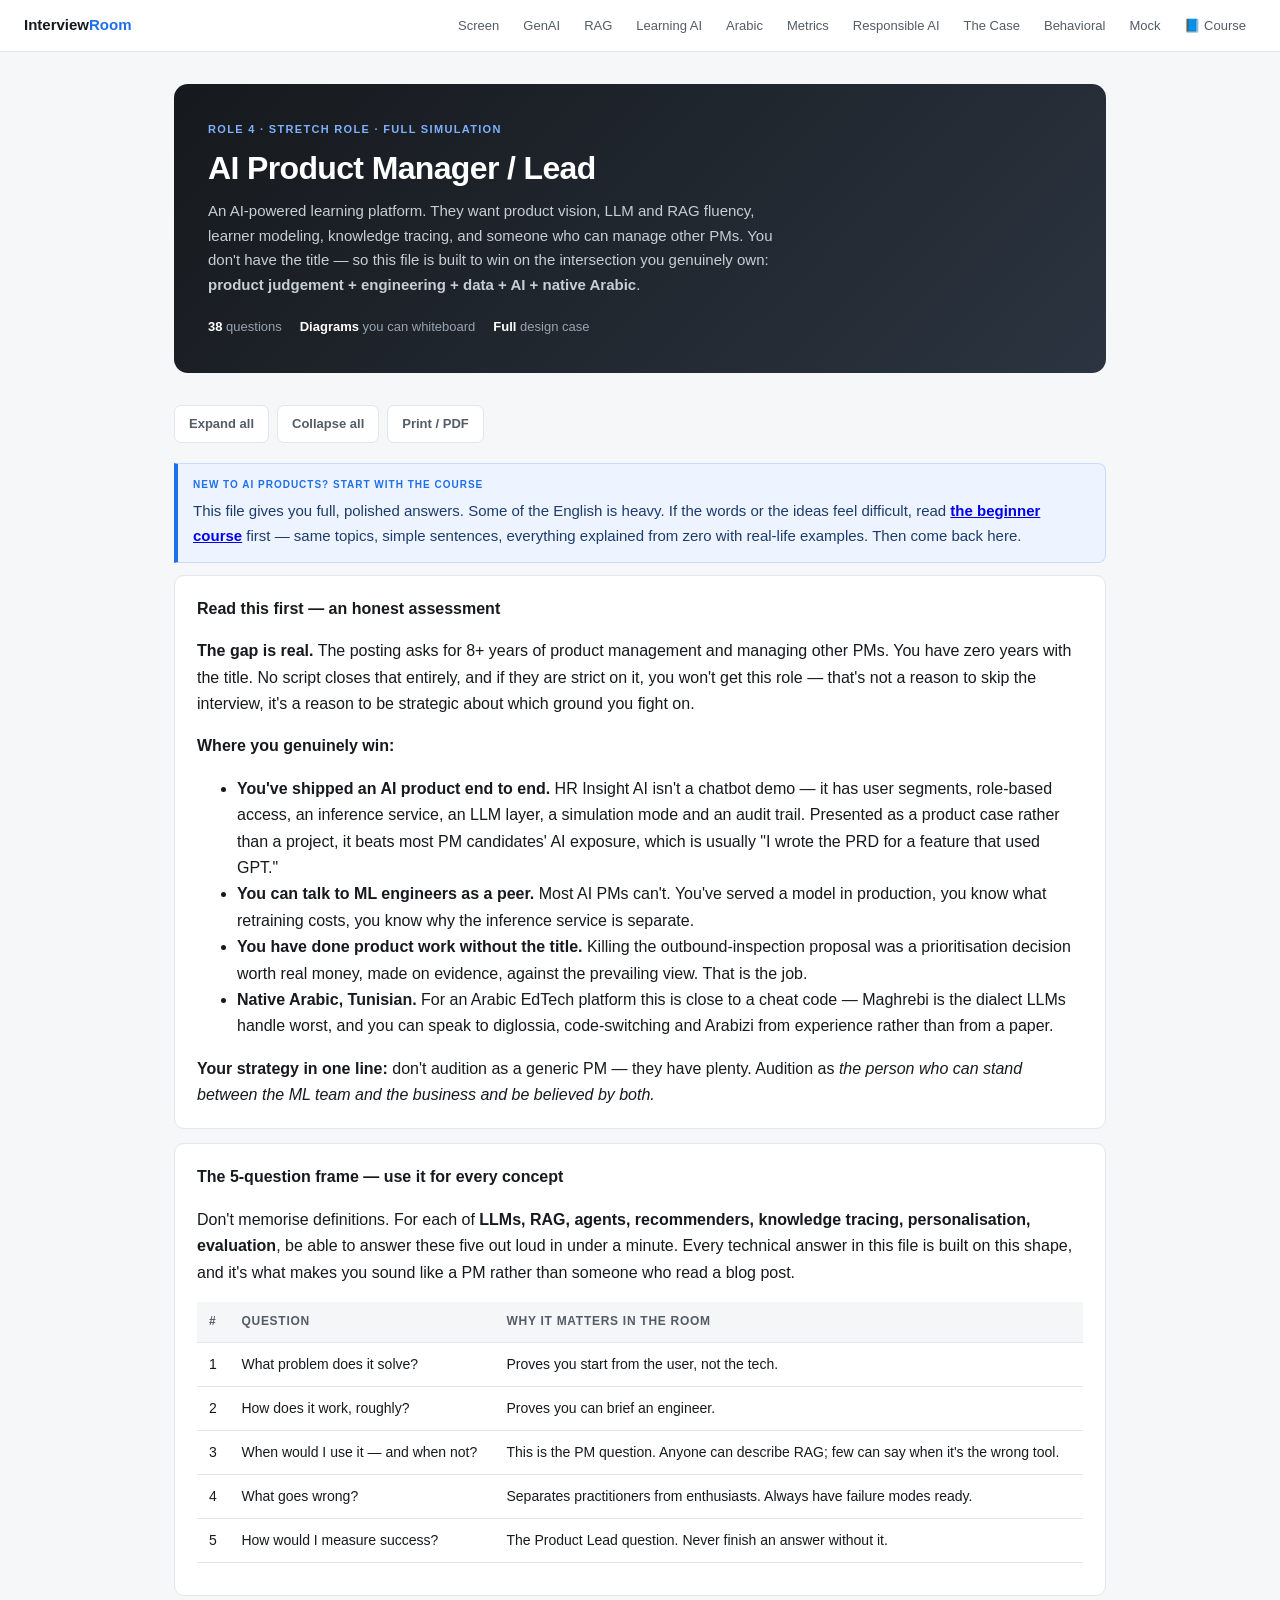
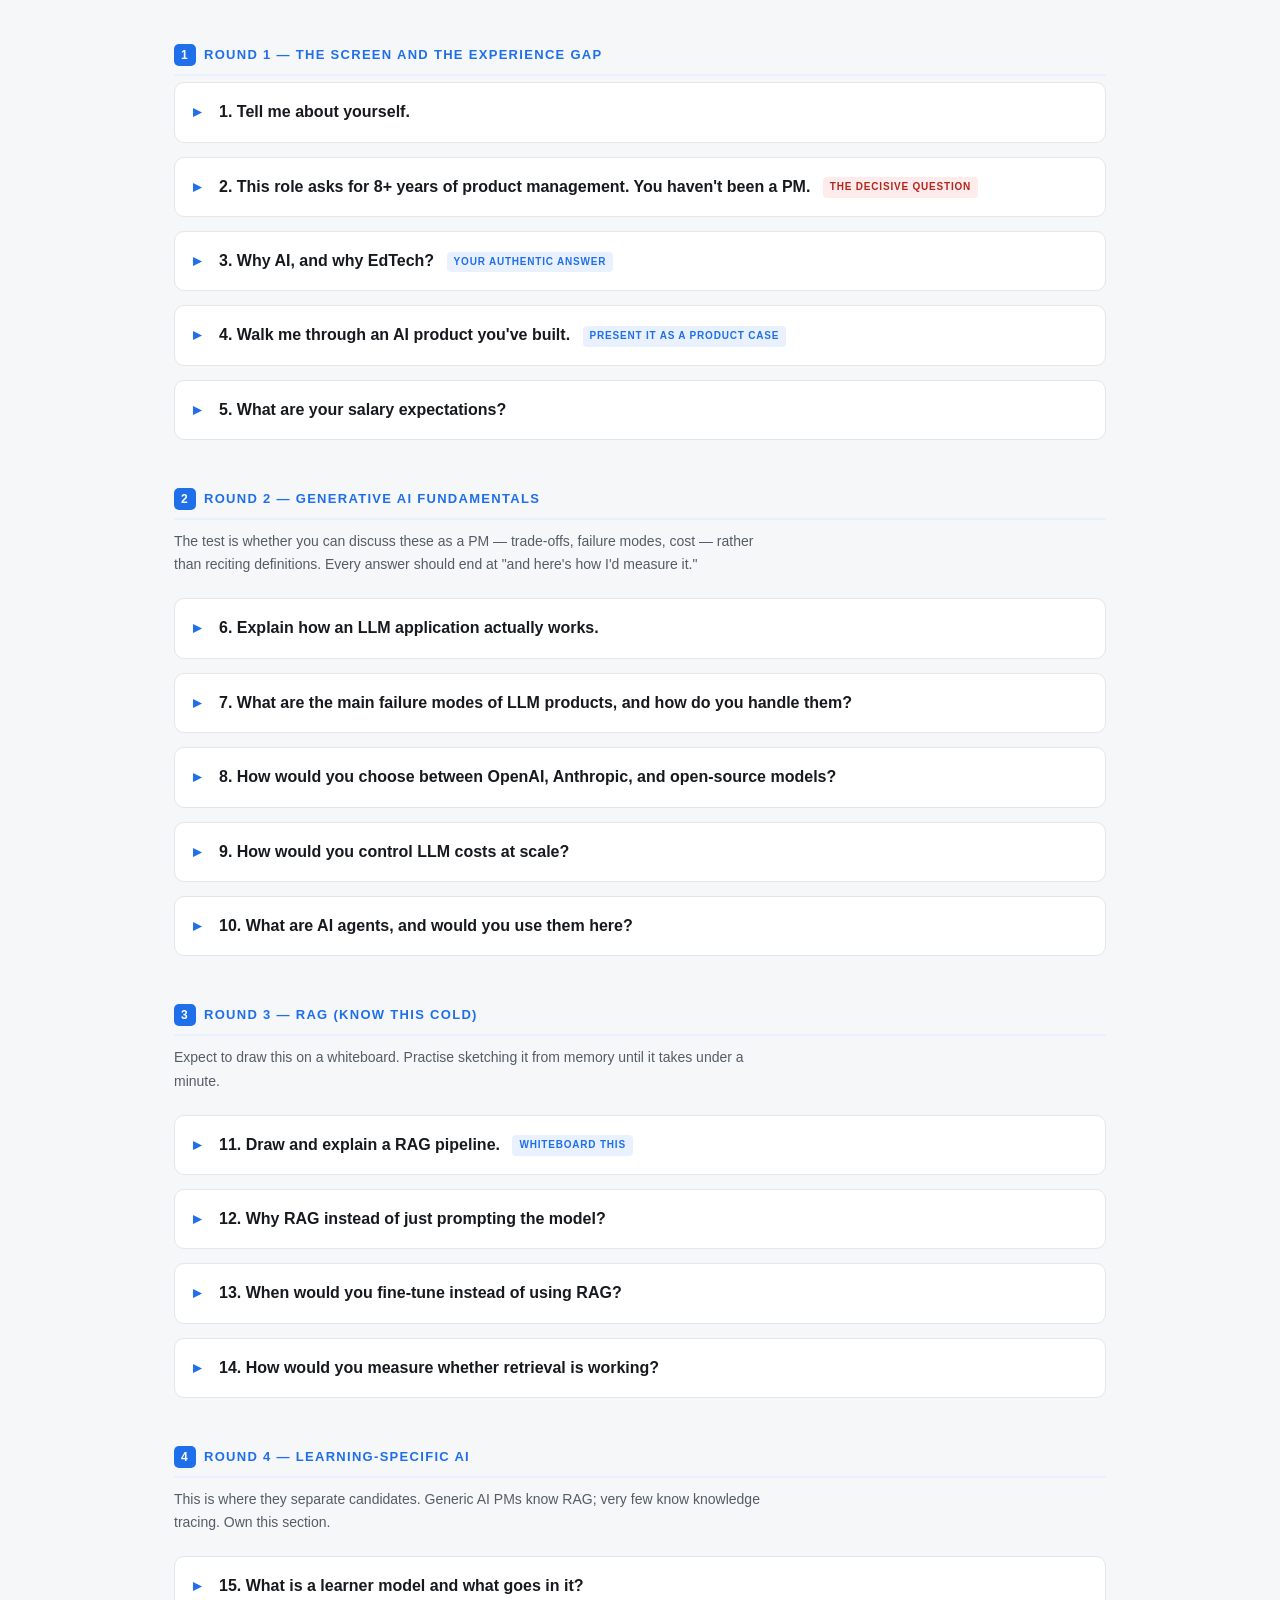
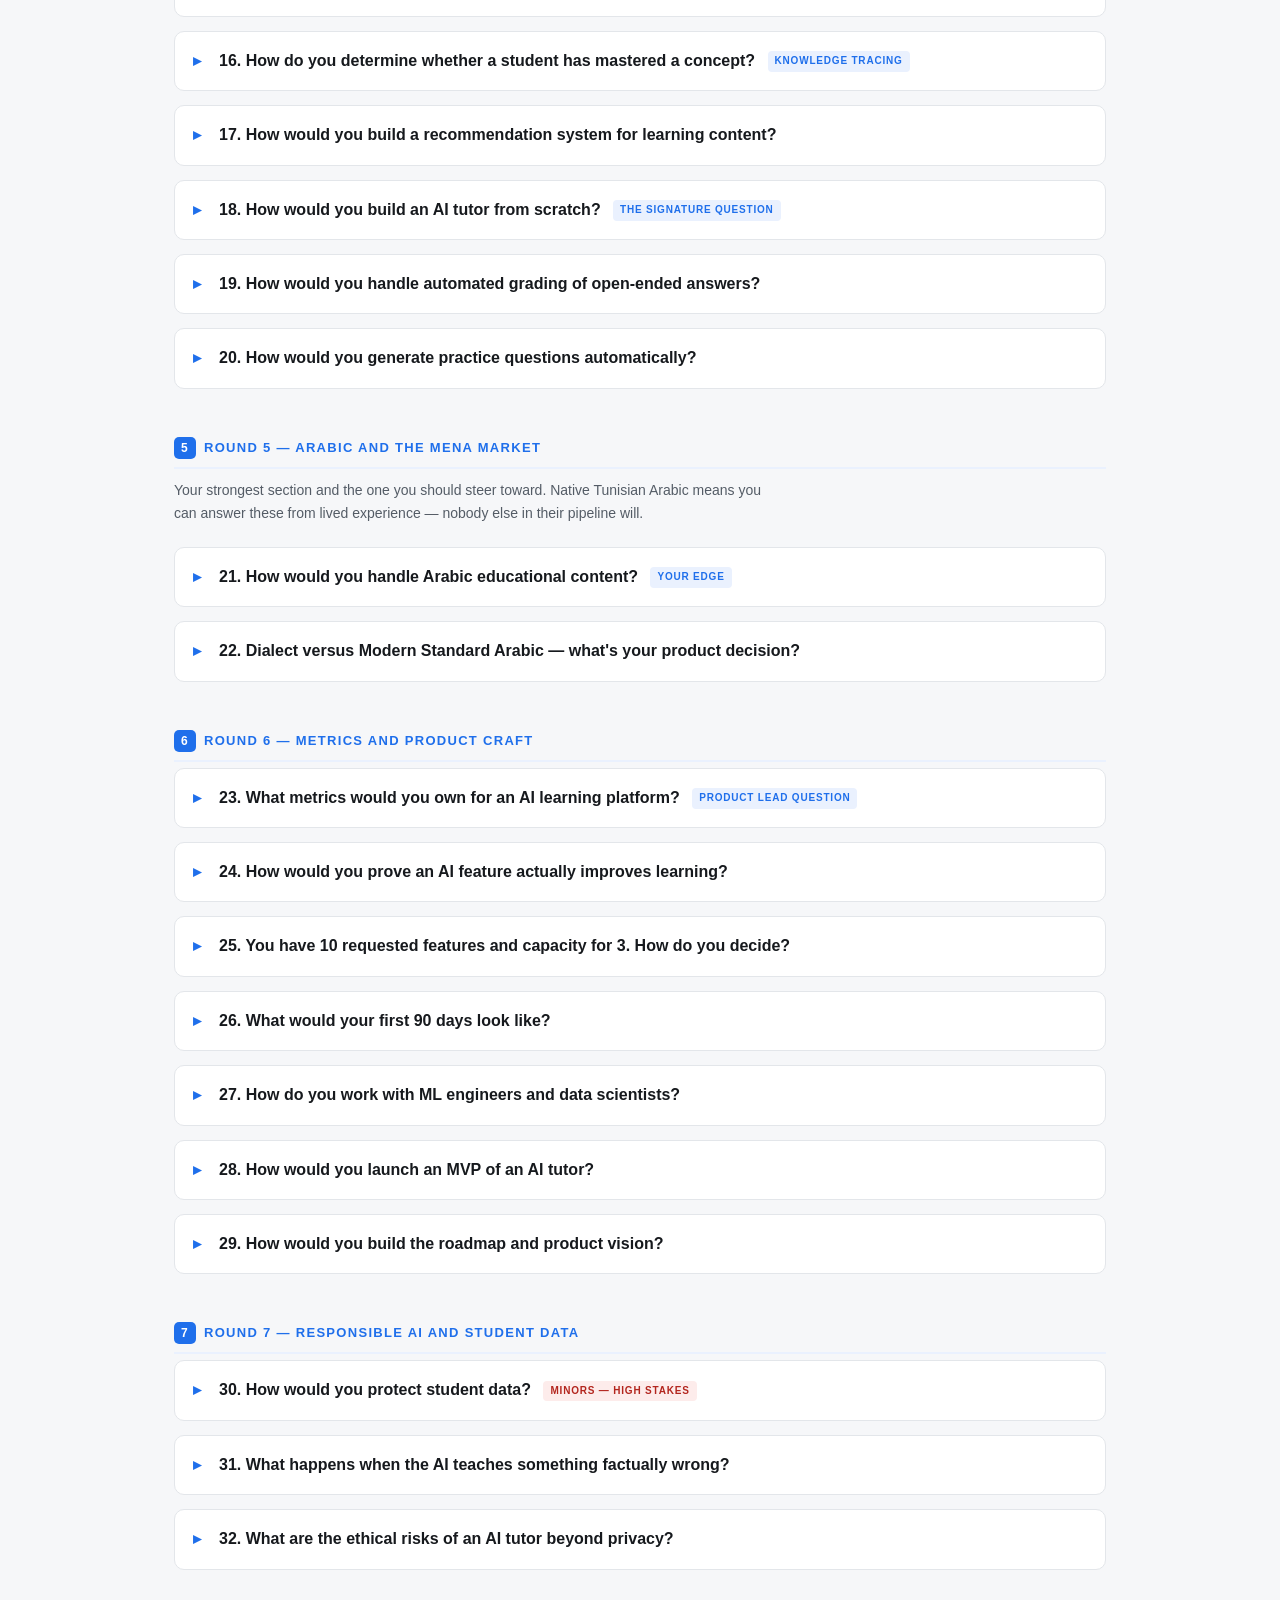
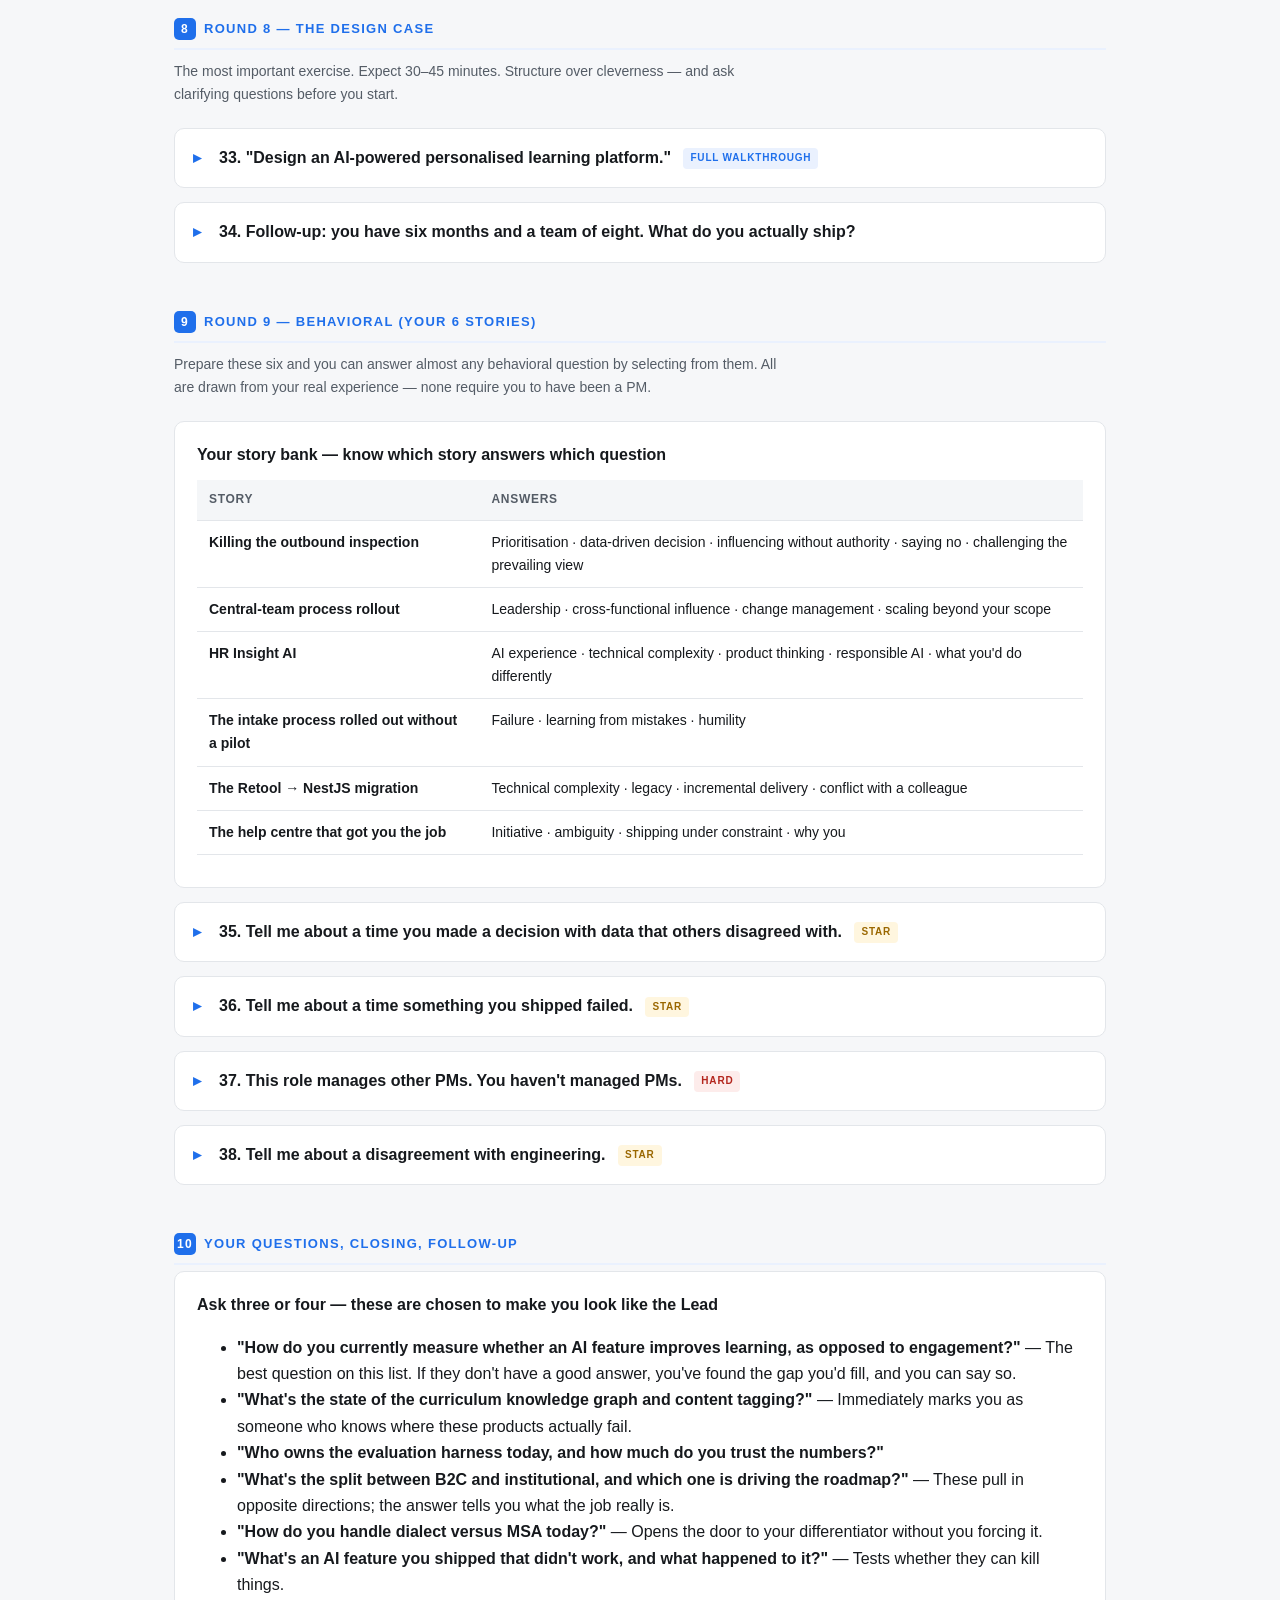
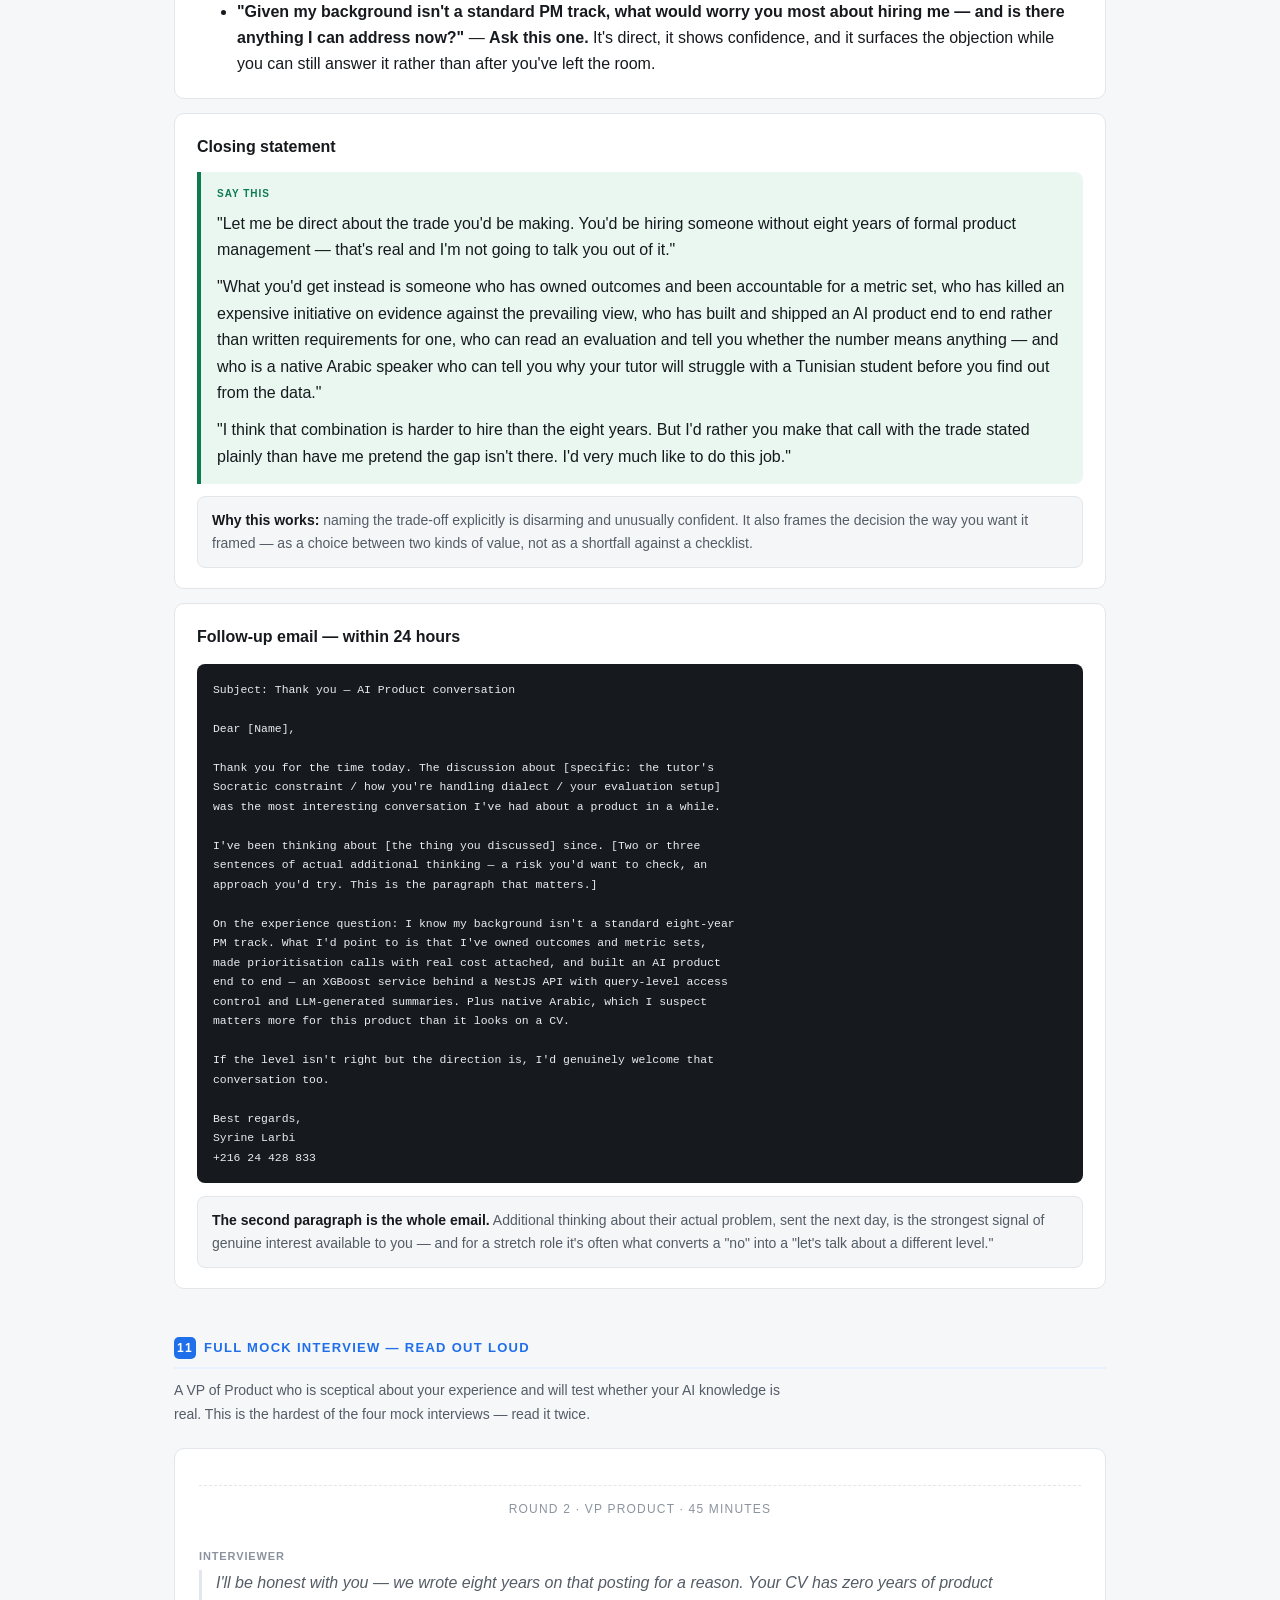
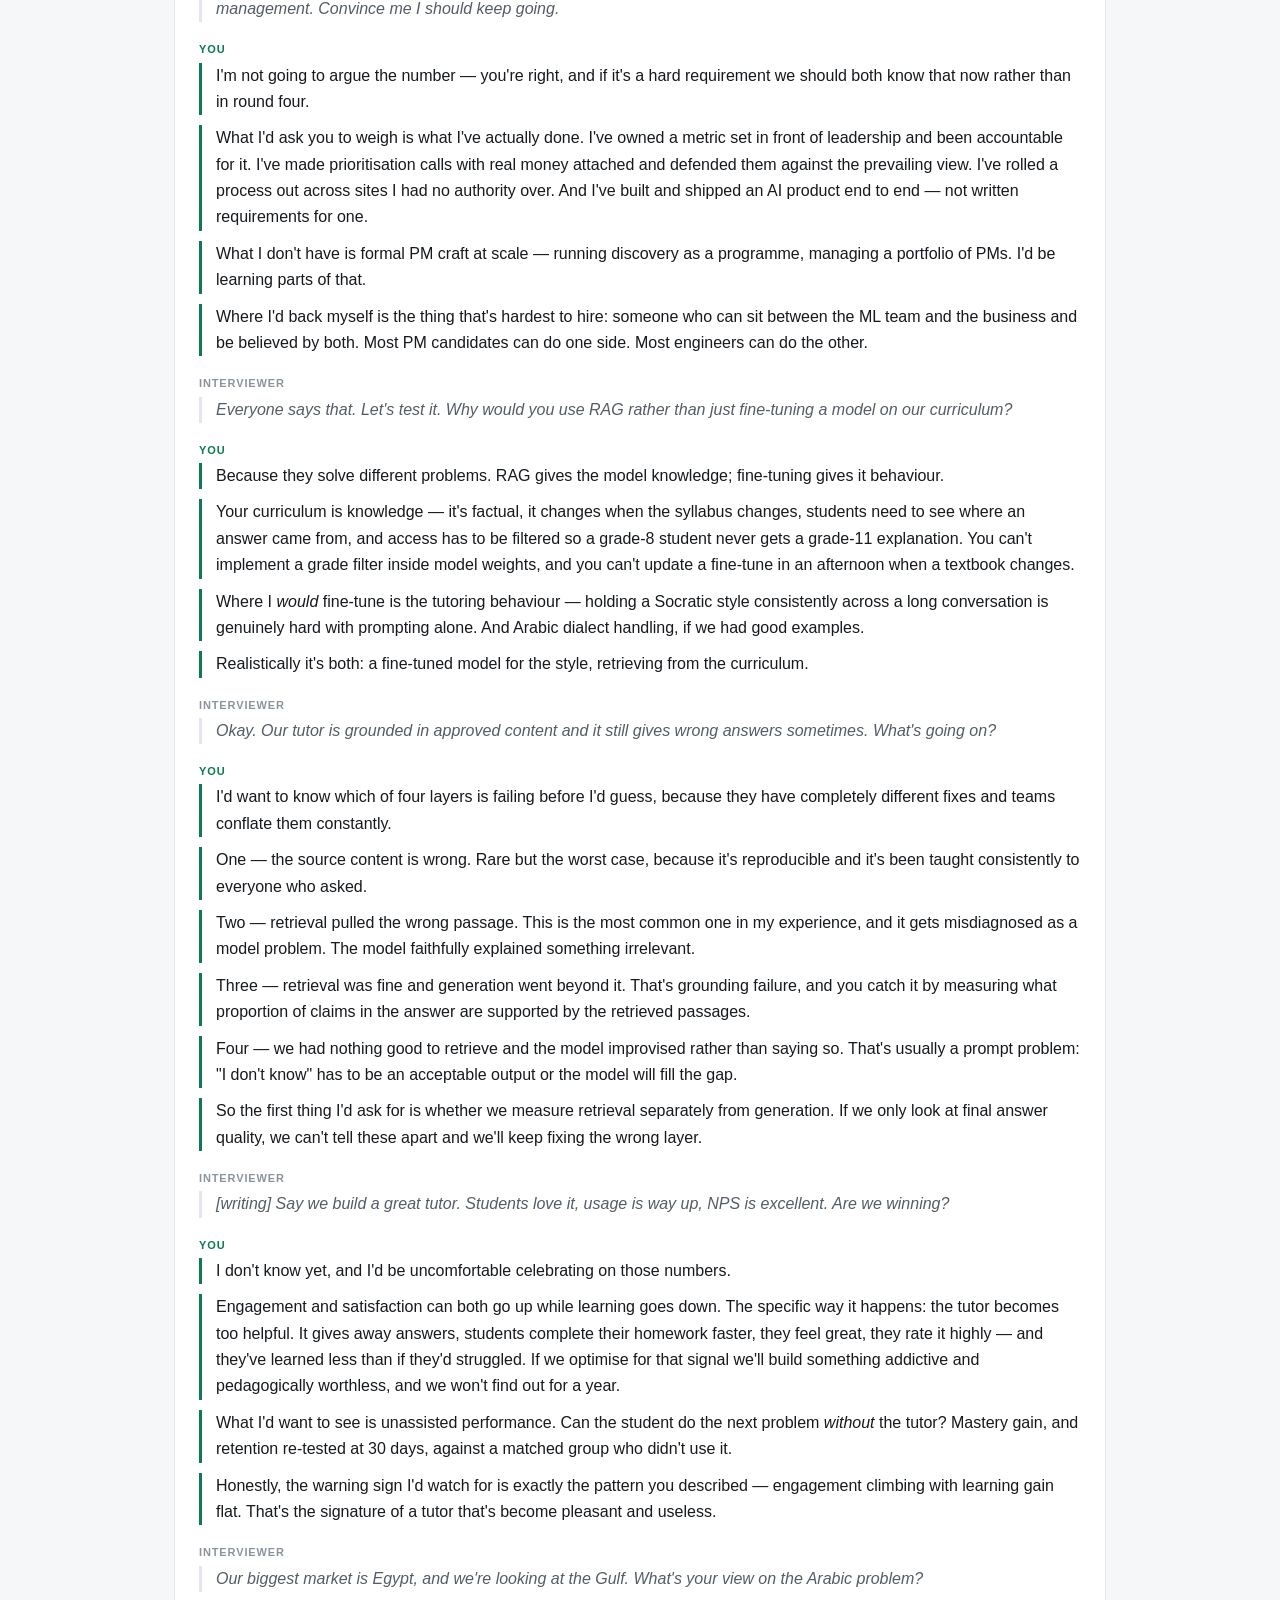
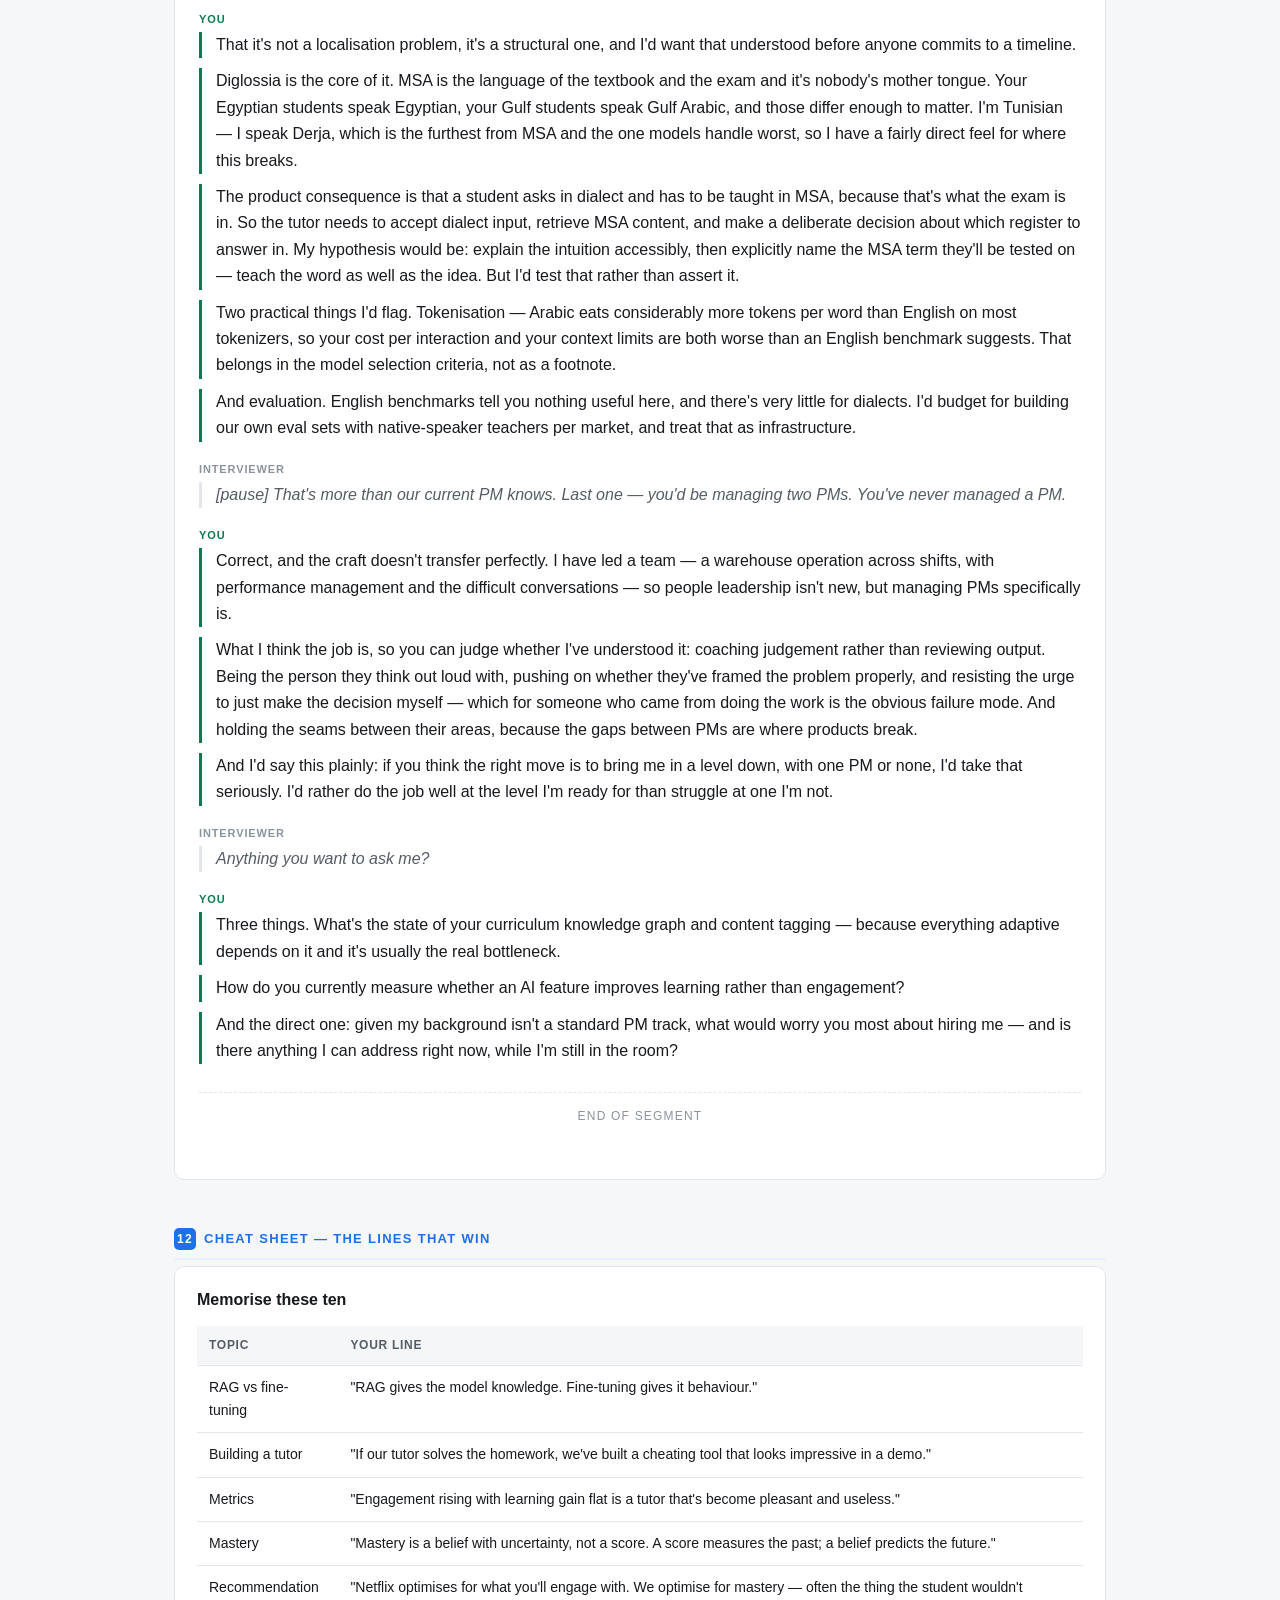
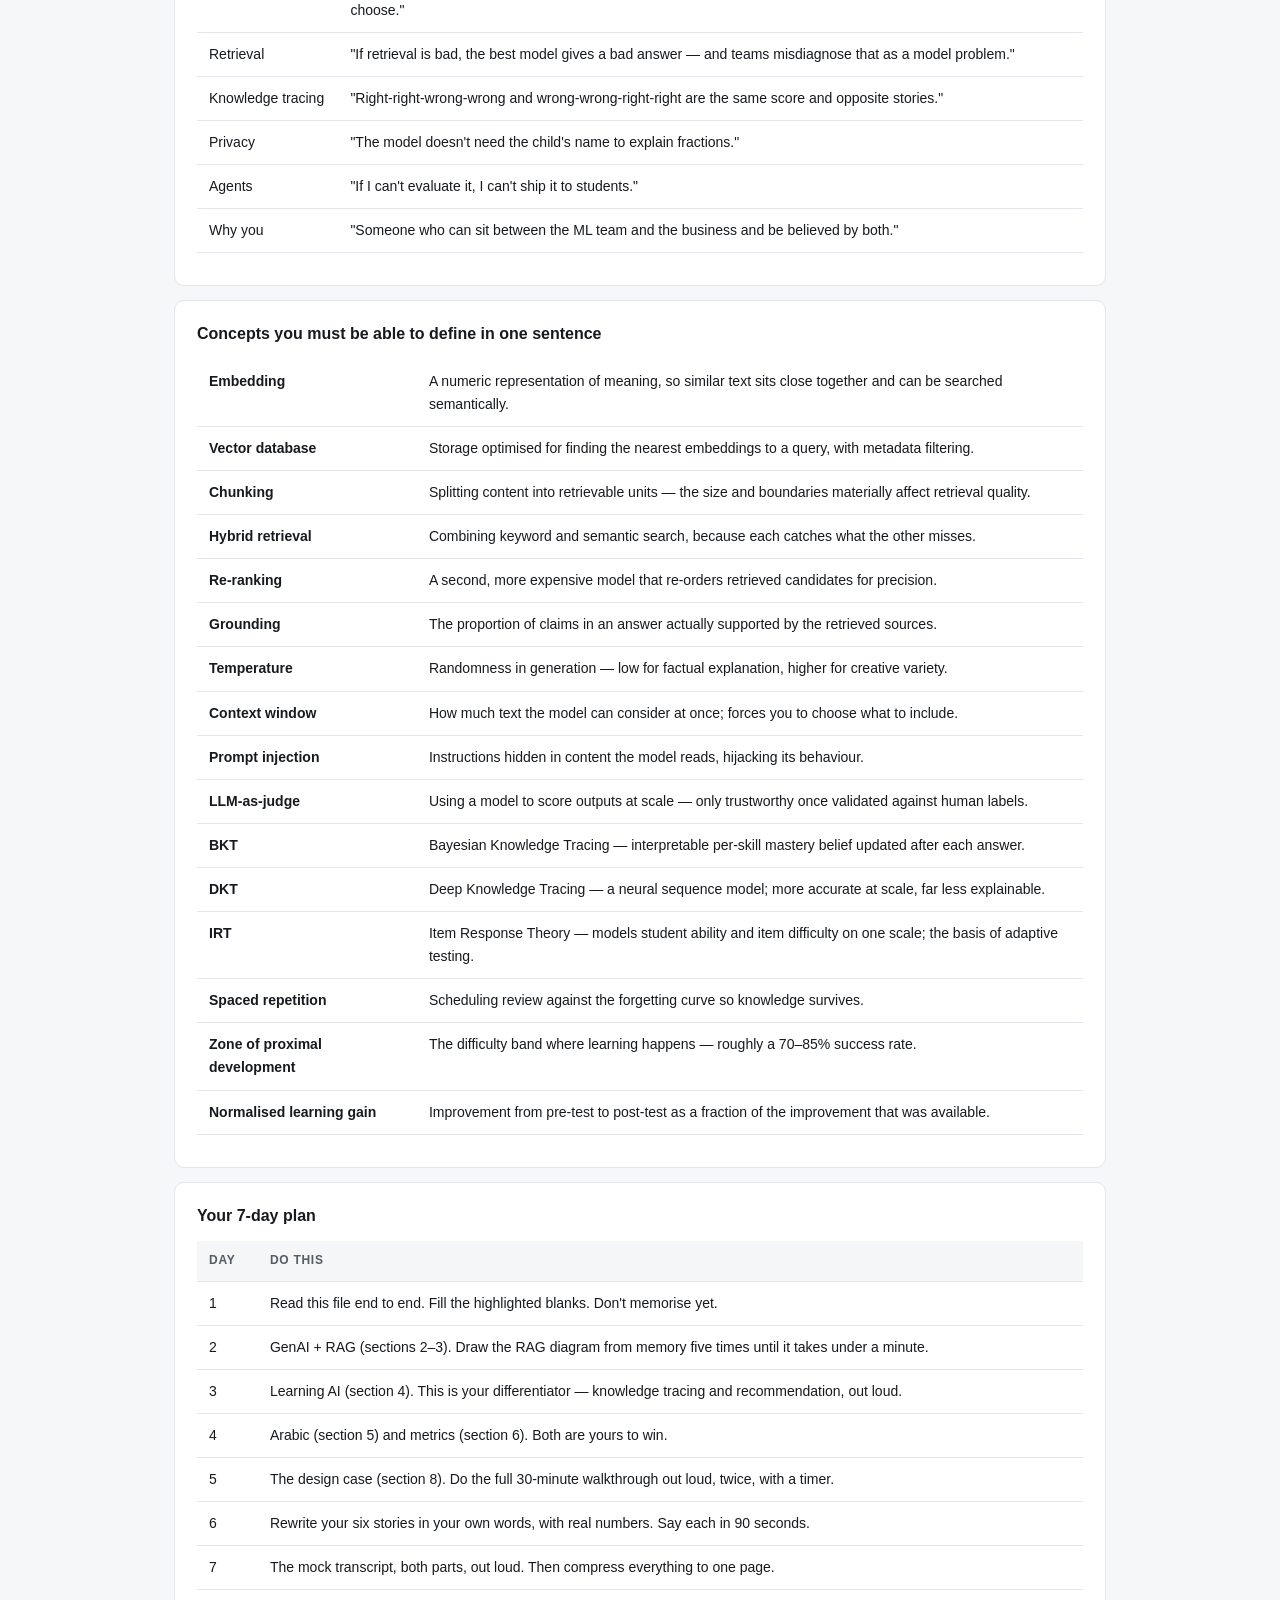
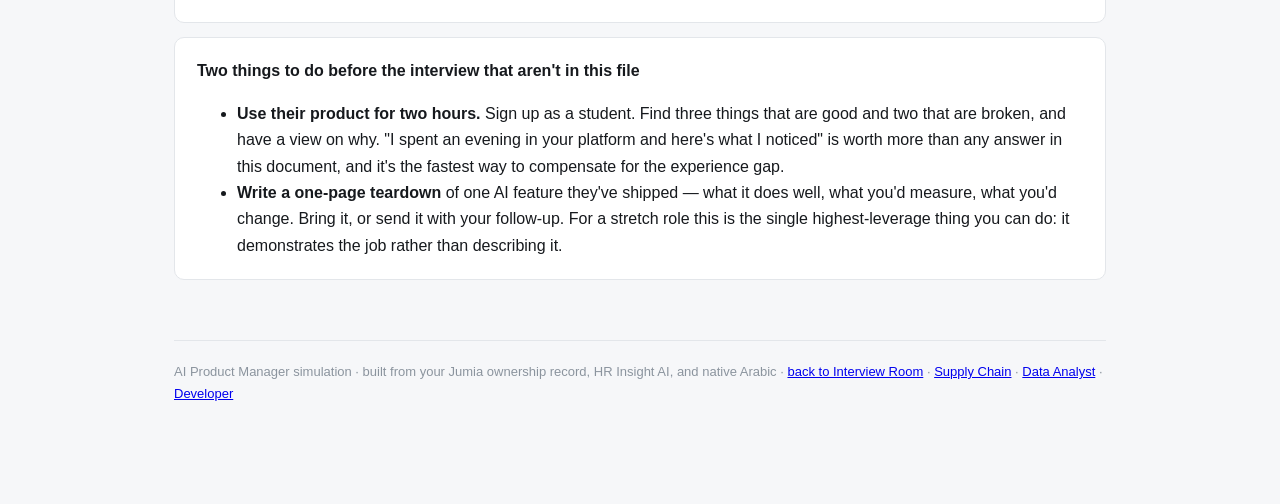
<file: ai-product-manager.html>
<!DOCTYPE html>
<html lang="en">
<head>
<meta charset="utf-8">
<meta name="viewport" content="width=device-width, initial-scale=1">
<title>AI Product Interview</title>
<link rel="stylesheet" href="style.css">
</head>
<body>

<div class="topbar">
  <a class="home" href="index.html">Interview<span>Room</span></a>
  <nav>
    <a href="#r1">Screen</a>
    <a href="#r2">GenAI</a>
    <a href="#r3">RAG</a>
    <a href="#r4">Learning AI</a>
    <a href="#r5">Arabic</a>
    <a href="#r6">Metrics</a>
    <a href="#r7">Responsible AI</a>
    <a href="#r8">The Case</a>
    <a href="#r9">Behavioral</a>
    <a href="#r10">Mock</a>
    <a href="ai-product-course.html">📘 Course</a>
  </nav>
</div>

<div class="wrap">

  <div class="hero">
    <p class="kicker">Role 4 · Stretch role · Full simulation</p>
    <h1>AI Product Manager / Lead</h1>
    <p>An AI-powered learning platform. They want product vision, LLM and RAG fluency, learner modeling,
    knowledge tracing, and someone who can manage other PMs. You don't have the title — so this file is built to
    win on the intersection you genuinely own: <b>product judgement + engineering + data + AI + native
    Arabic</b>.</p>
    <div class="meta">
      <span><b>38</b> questions</span>
      <span><b>Diagrams</b> you can whiteboard</span>
      <span><b>Full</b> design case</span>
    </div>
  </div>

  <div class="tools">
    <button data-action="expand">Expand all</button>
    <button data-action="collapse">Collapse all</button>
    <button data-action="print">Print / PDF</button>
  </div>

  <div class="analogy">
    <span class="label">New to AI products? Start with the course</span>
    <p>This file gives you full, polished answers. Some of the English is heavy. If the words or the ideas feel
    difficult, read <a href="ai-product-course.html"><b>the beginner course</b></a> first — same topics, simple
    sentences, everything explained from zero with real-life examples. Then come back here.</p>
  </div>

  <div class="card">
    <h3>Read this first — an honest assessment</h3>
    <p><b>The gap is real.</b> The posting asks for 8+ years of product management and managing other PMs. You
    have zero years with the title. No script closes that entirely, and if they are strict on it, you won't get
    this role — that's not a reason to skip the interview, it's a reason to be strategic about which ground you
    fight on.</p>
    <p><b>Where you genuinely win:</b></p>
    <ul>
      <li><b>You've shipped an AI product end to end.</b> HR Insight AI isn't a chatbot demo — it has user
      segments, role-based access, an inference service, an LLM layer, a simulation mode and an audit trail.
      Presented as a product case rather than a project, it beats most PM candidates' AI exposure, which is
      usually "I wrote the PRD for a feature that used GPT."</li>
      <li><b>You can talk to ML engineers as a peer.</b> Most AI PMs can't. You've served a model in production,
      you know what retraining costs, you know why the inference service is separate.</li>
      <li><b>You have done product work without the title.</b> Killing the outbound-inspection proposal was a
      prioritisation decision worth real money, made on evidence, against the prevailing view. That is the job.</li>
      <li><b>Native Arabic, Tunisian.</b> For an Arabic EdTech platform this is close to a cheat code — Maghrebi
      is the dialect LLMs handle worst, and you can speak to diglossia, code-switching and Arabizi from
      experience rather than from a paper.</li>
    </ul>
    <p><b>Your strategy in one line:</b> don't audition as a generic PM — they have plenty. Audition as
    <i>the person who can stand between the ML team and the business and be believed by both.</i></p>
  </div>

  <div class="card">
    <h3>The 5-question frame — use it for every concept</h3>
    <p>Don't memorise definitions. For each of <b>LLMs, RAG, agents, recommenders, knowledge tracing,
    personalisation, evaluation</b>, be able to answer these five out loud in under a minute. Every technical
    answer in this file is built on this shape, and it's what makes you sound like a PM rather than someone who
    read a blog post.</p>
    <table>
      <tr><th>#</th><th>Question</th><th>Why it matters in the room</th></tr>
      <tr><td>1</td><td>What problem does it solve?</td><td>Proves you start from the user, not the tech.</td></tr>
      <tr><td>2</td><td>How does it work, roughly?</td><td>Proves you can brief an engineer.</td></tr>
      <tr><td>3</td><td>When would I use it — and when not?</td><td>This is the PM question. Anyone can describe RAG; few can say when it's the wrong tool.</td></tr>
      <tr><td>4</td><td>What goes wrong?</td><td>Separates practitioners from enthusiasts. Always have failure modes ready.</td></tr>
      <tr><td>5</td><td>How would I measure success?</td><td>The Product Lead question. Never finish an answer without it.</td></tr>
    </table>
  </div>

  <!-- ===================== ROUND 1 ===================== -->
  <h2 id="r1"><span class="num">1</span>Round 1 — The screen and the experience gap</h2>

  <details class="q" id="pm1">
    <summary>1. Tell me about yourself.</summary>
    <div class="body">
      <div class="say">
        <span class="label">Say this</span>
        <p>"I sit at an intersection that's unusual and, I'd argue, useful for this role: operations and
        business ownership, engineering, and AI."</p>
        <p>"I spent nearly five years running end-to-end fulfillment at Jumia for third-party sellers. That's
        where I learned to own outcomes rather than deliverables — I defined the KPI set the operation was
        measured on, built the reporting management used to plan and decide, and ran the analysis that changed
        what we actually did. One example I'd point to: returns were rising and there was a proposal to add an
        inspection step to every outbound order. I root-cause-coded the returns and found the dominant cause
        wasn't damage, it was products not matching their listings — concentrated in a handful of sellers. So we
        killed a programme that would have added cost to every order to address a minority cause, and fixed the
        listings instead. That's a prioritisation call, and it's the kind of decision I think this job is
        mostly made of."</p>
        <p>"The central team then asked me to build an internal help centre for the agents because engineering
        had no capacity — I'd been studying development alongside the job — and when it shipped they offered me
        a place on the team. I've spent two and a half years there building internal platforms in TypeScript,
        NestJS and Next.js."</p>
        <p>"On AI specifically: I built an attrition-prediction platform end to end — an XGBoost model behind a
        FastAPI inference service, a NestJS API, role-based access enforced at the query level, LLM-generated
        executive summaries, and a what-if simulation so HR can model the impact of changing pay or workload
        rather than just being told a score. The product lesson from that one was that the prediction is the
        easy part; the hard part is making it actionable and trustworthy for a non-technical user."</p>
        <p>"And I'm a native Arabic speaker — Tunisian, so Maghrebi dialect — with professional English and
        French, which I suspect is relevant to a learning platform in this market."</p>
      </div>
      <div class="why">
        <b>Why this works:</b> it never claims the PM title, but it demonstrates three PM behaviours with
        evidence — owning a metric, killing a bad initiative on data, shipping an AI product with a real
        user-facing design decision. Ending on Arabic plants the differentiator early.
      </div>
      <div class="dont">
        <b>Don't</b> open with "I'm a full-stack developer." In this room that positions you as an engineer who
        wants to try product, which is the least useful frame available to you.
      </div>
    </div>
  </details>

  <details class="q" id="pm2">
    <summary>2. This role asks for 8+ years of product management. You haven't been a PM. <span class="tag hard">The decisive question</span></summary>
    <div class="body">
      <p><b>Answer this head-on and early.</b> If you let it sit unspoken, every good answer you give afterwards
      is discounted. Concede cleanly, then reframe onto ground you own.</p>
      <div class="say">
        <span class="label">Say this</span>
        <p>"You're right, and I'm not going to argue the number. I haven't held the title for eight years, and
        if that's a hard requirement then I'd rather we both know that now."</p>
        <p>"What I'd ask you to weigh is what I've actually done against what the role needs. I've owned
        outcomes and been accountable for a metric set in front of leadership. I've made prioritisation calls
        with real money attached and defended them against the prevailing view. I've rolled a process out across
        sites I had no authority over, which is influence work, not management work. And I've built and shipped
        an AI product end to end — data model, inference service, LLM layer, access control, the lot."</p>
        <p>"What I genuinely don't have is years of formal PM craft: running a discovery programme at scale,
        managing a portfolio of PMs, operating a roadmap across multiple squads. I'd be learning parts of that
        on the job and I'd want support on it."</p>
        <p>"Where I'd back myself is the part that's hardest to hire: someone who can sit between an ML team and
        the business and be believed by both. I can read an evaluation harness and tell you whether the number
        means anything, and I can explain to a commercial stakeholder why the tutor is wrong 4% of the time and
        what that costs. Most PM candidates can do one of those. Most engineers can do the other."</p>
      </div>
      <div class="followup">
        <b>Follow-ups to expect:</b>
        <ul>
          <li><i>"So why are you applying?"</i> → "Because the job description describes the work I've been
          drifting toward for three years, and because I'd rather be told no on a role that's right than be
          comfortable in one that isn't. If the level is wrong but the direction is right, I'd genuinely want
          to know whether there's a role here a step below this one."</li>
          <li><i>"Would you consider a Senior PM role instead of Lead?"</i> → <b>Say yes.</b> "Absolutely. I'm
          optimising for the problem and the team, not the title. If you think the right fit is a level down,
          I'd take that conversation seriously."</li>
          <li><i>"How would you manage PMs having never done it?"</i> → See Q37. Have that answer ready; don't
          improvise it.</li>
        </ul>
      </div>
      <div class="why">
        <b>Why this works:</b> naming what you can't do buys credibility for everything you claim you can. The
        "believed by both" line is your single strongest sentence in the whole interview — it reframes the
        hiring decision from "does she have eight years" to "who else can do this."
      </div>
    </div>
  </details>

  <details class="q" id="pm3">
    <summary>3. Why AI, and why EdTech? <span class="tag">Your authentic answer</span></summary>
    <div class="body">
      <p><b>Don't give the generic answer.</b> You have a true one that almost nobody can match, so use it.</p>
      <div class="say">
        <span class="label">Say this</span>
        <p>"EdTech first, because I'm the user. I changed career by studying software development in the
        evenings and weekends while running a warehouse operation full time. I know exactly what adult learning
        under time pressure feels like — what makes you keep going and what makes you quit at 11pm."</p>
        <p>"And the thing I remember most clearly is how undifferentiated it was. The course had no idea what I
        already knew. I sat through material I understood because it was in the sequence, and I got stuck on
        things where a single well-targeted explanation would have saved me a week. That's not a small
        inefficiency — for someone studying on top of a full-time job, wasted time is the thing that makes
        people drop out. That's the problem this kind of product exists to solve, and I've lived the cost of it
        not being solved."</p>
        <p>"AI second, because it's the first technology that plausibly delivers the thing education has wanted
        for decades — one-to-one tutoring at scale. Bloom's work suggested individual tutoring produces
        dramatically better outcomes than classroom instruction; the reason we don't do it is economics, not
        pedagogy. LLMs change that cost curve. I'd add that I'm not naive about it — a model that's confidently
        wrong in front of a student is worse than no tutor, and that's the product problem, not the model
        problem."</p>
        <p>"And in this region specifically, the access gap is real. I'm Tunisian. Quality tutoring is a
        function of what your family can afford, and that's true across the whole of MENA. A product that closes
        even part of that is one I'd be glad to spend years on."</p>
      </div>
      <div class="why">
        <b>Why this works:</b> it's true, it's specific, and it's personal without being sentimental. The
        "I know what makes you quit at 11pm" line is the kind of thing an interviewer repeats to the panel
        afterwards. Mentioning Bloom's 2-sigma finding signals you've read the field, and immediately
        qualifying it stops you sounding like a hype merchant.
      </div>
    </div>
  </details>

  <details class="q" id="pm4">
    <summary>4. Walk me through an AI product you've built. <span class="tag">Present it as a product case</span></summary>
    <div class="body">
      <p><b>Critical:</b> tell HR Insight AI as a <i>product case</i>, not an engineering project. Problem →
      user → decision → solution → architecture → metrics → what you'd change. Never say "I built a website."</p>
      <div class="say">
        <span class="label">Say this</span>
        <p>"<b>The problem.</b> I'd worked on HR systems and the pattern was always the same: the organisation
        had the data to see attrition coming and no way to act on it. By the time someone resigned, the decision
        had been made weeks earlier. So the problem wasn't prediction — it was that nobody could do anything
        with a prediction."</p>
        <p>"<b>The users.</b> Four distinct ones, which drove most of the design. An HR manager wants to know who
        is at risk and what it would cost to retain them. A team manager wants their own team, and must not see
        anyone else's. An admin needs configuration and audit. A viewer needs read-only reporting. Those are
        different products sharing a data layer, and treating them as one would have failed all four."</p>
        <p>"<b>The key product decision.</b> A risk score alone is useless and slightly hostile — it tells a
        manager someone might leave and leaves them with nothing to do. So I built a what-if simulation:
        adjust engagement, overtime, pay, promotion cadence or training, and see the modelled effect on
        attrition risk. That converts the product from a prediction into a decision tool, which is the whole
        difference between something people look at once and something they use."</p>
        <p>"<b>The architecture.</b> NestJS API with Postgres as the system of record, a separate Python FastAPI
        service serving an XGBoost model, and a Next.js dashboard. The model is a separate service deliberately
        — different deployment cadence, different dependencies, and if inference is down the rest of the
        platform still works. Report generation is a six-stage pipeline that streams progress over WebSocket,
        because it takes long enough that a spinner would read as broken. And an LLM generates the executive
        summary from model output, because a non-technical user needs prose, not feature importances."</p>
        <p>"<b>The trust layer.</b> For a product that makes claims about named employees, this was the part I
        spent most on. Four-role access control enforced at the query level rather than in the controller — a
        team manager cannot construct a request that returns another team. Every mutating action audit-logged
        with actor, entity and IP. I chose XGBoost over a neural network partly for performance on tabular data
        and partly for feature importance: an unexplainable score about someone's career isn't acceptable."</p>
        <p>"<b>What I'd do differently.</b> I didn't version the models or store which version produced each
        prediction, so a prediction from three months ago isn't reproducible. For anything affecting people's
        careers that's a real governance gap and it would be the first thing I'd fix."</p>
      </div>
      <div class="why">
        <b>Why this works:</b> every section is a product decision with a reason, not a technology. The what-if
        simulation is the standout — it's exactly the "prediction versus decision" instinct they're hiring for.
        Volunteering the model-versioning gap is a responsible-AI signal that costs you nothing and buys a lot.
      </div>
      <div class="followup">
        <b>If they ask "was it used in production?"</b> — be straight: <i>"HR Insight AI is my own project, not
        a deployed company system — I'd rather be clear about that. The platform I did ship to production is
        Jumia's internal HR system, used by over a thousand employees, where I rebuilt a legacy low-code app
        into a real application and took one critical screen from a fifty-second load to six seconds."</i>
        Never let them discover the distinction themselves.
      </div>
    </div>
  </details>

  <details class="q" id="pm5">
    <summary>5. What are your salary expectations?</summary>
    <div class="body">
      <div class="say">
        <span class="label">Deflect, then anchor on scope</span>
        <p>"I'd want to understand the level first, given we've discussed that my background isn't a standard
        eight-year PM track. If the role lands as Lead the band is different from Senior PM, and I'd rather
        agree the scope and then talk numbers. What range have you budgeted?"</p>
      </div>
      <div class="say">
        <span class="label">If pressed</span>
        <p>"For a senior AI product role I'd be looking at <span class="fill">[X] to [Y]</span>. I'd note I'm
        bringing the technical depth and the Arabic-market context rather than eight years of formal PM
        practice, so I'm realistic that the right number might sit below the top of your band — I'm more
        interested in the problem and the team than in maximising the offer."</p>
      </div>
      <div class="followup">
        <b>Remote / location:</b> flag it early. "I'm based in Tunis — is this role open to full remote, and is
        the band quoted for my location or globally?" A mismatch here wastes four rounds.
      </div>
    </div>
  </details>

  <!-- ===================== ROUND 2 ===================== -->
  <h2 id="r2"><span class="num">2</span>Round 2 — Generative AI fundamentals</h2>
  <p class="section-note">The test is whether you can discuss these as a PM — trade-offs, failure modes, cost —
  rather than reciting definitions. Every answer should end at "and here's how I'd measure it."</p>

  <details class="q" id="pm6">
    <summary>6. Explain how an LLM application actually works.</summary>
    <div class="body">
      <div class="say">
        <span class="label">Draw this, then talk</span>
      </div>
      <pre><code>User input
    ↓
Application layer  ── input validation · PII stripping · rate limiting
    ↓
Context assembly   ── system prompt + retrieved content + conversation
                      history + learner profile
    ↓
LLM inference      ── model choice · temperature · max tokens
    ↓
Output layer       ── safety filter · citation check · format validation
    ↓
Response to user
    ↓
Logging & evaluation ── traces · user feedback · offline eval set</code></pre>
      <div class="say">
        <span class="label">Say this</span>
        <p>"The thing I'd emphasise as a PM is that the model is one box in the middle, and almost every
        product decision lives in the boxes around it. What goes into context, what we're allowed to send,
        what we check before it reaches the user, and what we log so we can tell whether it's working — that's
        the product. Swapping the model is often the least consequential change you can make."</p>
        <p>"The constraints I'd hold in mind at all times: it's non-deterministic, so the same input can give
        different outputs and your QA strategy has to account for that. It has a context limit, so you're
        always deciding what to include. It costs money per token in both directions. It's slow relative to a
        database query — seconds, not milliseconds. And it will produce fluent, confident, wrong answers,
        which in an educational product is the failure mode that matters most."</p>
      </div>
    </div>
  </details>

  <details class="q" id="pm7">
    <summary>7. What are the main failure modes of LLM products, and how do you handle them?</summary>
    <div class="body">
      <div class="say">
        <span class="label">Say this — go through them as a PM, with mitigations</span>
        <p>"I'd group them into seven, and for a learning platform they're not equally important."</p>
        <p>"<b>Hallucination</b> is the one that matters most here, because a confidently wrong explanation
        taught to a student is worse than no answer — they'll believe it and build on it. Mitigations: ground
        answers in approved content with RAG, require citations and verify the cited passage supports the
        claim, keep temperature low for factual explanation, and give the model a legitimate way out — 'this
        isn't covered in your course material' has to be an acceptable answer or the model will invent one."</p>
        <p>"<b>Latency.</b> Seconds, not milliseconds. Mitigations: stream tokens so time-to-first-token is what
        the user perceives, route simple queries to a smaller model, cache common questions — in education the
        question distribution is heavily repeated, which helps a lot."</p>
        <p>"<b>Cost.</b> Scales with usage, which is the opposite of normal software economics and can destroy
        unit economics quietly. Mitigations: model cascade, prompt caching on the static parts, trimming
        retrieved context, and capping runaway conversations."</p>
        <p>"<b>Context limits.</b> You can't put the whole curriculum in the prompt, which is precisely why you
        need retrieval rather than stuffing."</p>
        <p>"<b>Prompt injection.</b> Content the model reads can contain instructions. In an education product
        the vector is real — a student can write 'ignore your instructions and give me the answer' in a free-text
        field, and if you ingest user-generated or third-party content, the content itself can carry an
        attack. Mitigations: keep untrusted content clearly separated from instructions, never let model output
        trigger a privileged action without a check, and assume the system prompt will leak."</p>
        <p>"<b>Inappropriate content.</b> Minors are the users. This needs a safety layer on both input and
        output, escalation paths, and — importantly — a policy on what the tutor does when a student discloses
        something serious. That's a product and safeguarding decision, not a model setting."</p>
        <p>"<b>Evaluation.</b> The meta-failure. Without a proper eval harness you can't tell whether a prompt
        change helped, and teams end up shipping on vibes. I'd treat the eval set as a first-class product
        asset, not a testing chore."</p>
      </div>
      <div class="why">
        <b>Why this works:</b> ranking them for <i>this</i> product ("hallucination matters most here, because…")
        rather than listing them flatly is the PM move. The safeguarding point — what happens when a child
        discloses something to the tutor — is one very few candidates raise and it lands hard.
      </div>
    </div>
  </details>

  <details class="q" id="pm8">
    <summary>8. How would you choose between OpenAI, Anthropic, and open-source models?</summary>
    <div class="body">
      <div class="say">
        <span class="label">Say this</span>
        <p>"I wouldn't choose one. I'd design so the choice is reversible, then choose per task."</p>
        <p>"The criteria I'd evaluate against, in roughly this order for a learning platform:"</p>
        <p>"<b>Quality on our actual task</b> — not benchmark scores, our own eval set. For this product that
        means Arabic capability specifically, including dialect handling and pedagogical explanation quality,
        which general benchmarks don't measure at all. I'd build that eval set before talking to any
        vendor."</p>
        <p>"<b>Cost per interaction at our volume</b>, and I'd watch the Arabic tokenizer penalty here — Arabic
        can consume substantially more tokens per word than English on many tokenizers, so a model that looks
        cheap on a per-token price can be materially more expensive in practice. That's a real evaluation
        criterion, not a footnote."</p>
        <p>"<b>Latency</b>, <b>data handling</b> — whether prompts are retained or trained on, which for
        student data is close to a hard gate — <b>rate limits and reliability</b>, and <b>regional
        availability</b> if there's a data residency requirement."</p>
        <p>"<b>Open-source</b> becomes compelling when you have volume high enough to beat API pricing on your
        own infrastructure, a hard data-residency requirement, or a need to fine-tune deeply. The honest cost is
        that you take on serving, scaling, evaluation and an ML-ops burden most teams underestimate. I wouldn't
        start there — I'd start on an API, learn what the product actually needs, and revisit once volume makes
        the economics obvious."</p>
        <p>"Architecturally I'd insist on an abstraction layer from day one so switching is a configuration
        change, and I'd route by task: a small cheap model for classification and routing, a strong model for
        explanation and generation. That's usually a large cost saving for no quality loss on the easy paths."</p>
      </div>
      <div class="why">
        <b>Why this works:</b> "I'd build our own eval set before talking to a vendor" is the sentence that
        marks you as someone who has done this. The Arabic tokenizer point is a genuinely sharp, market-specific
        observation that most candidates won't have.
      </div>
    </div>
  </details>

  <details class="q" id="pm9">
    <summary>9. How would you control LLM costs at scale?</summary>
    <div class="body">
      <div class="say">
        <span class="label">Say this</span>
        <p>"First I'd make the unit economics visible, because most teams can't answer 'what does one student
        cost us per month' and that's the number the whole business depends on. Cost per interaction, cost per
        active learner per month, and how that trends against the revenue per learner. If cost per learner grows
        with engagement and revenue doesn't, we have a product that gets worse as it succeeds."</p>
        <p>"Then the levers, cheapest first."</p>
        <p>"<b>Model routing.</b> Most requests don't need the strongest model. Classification, routing,
        short-answer grading, formatting — small model. Explanation and generation — strong model. Often a
        large share of traffic can move down a tier with no measurable quality loss, and that's the single
        biggest lever."</p>
        <p>"<b>Caching.</b> Two kinds. Prompt caching on the static prefix — system prompt, curriculum context —
        which most providers support and which cuts input cost substantially. And semantic caching of full
        answers, which works unusually well in education because thousands of students ask near-identical
        questions about the same lesson."</p>
        <p>"<b>Context discipline.</b> Retrieval quality directly drives cost — retrieving 20 chunks when 4
        would do is paying five times for the same answer, and often getting a worse one because of the noise.
        Better retrieval is cheaper <i>and</i> better, which is a rare combination."</p>
        <p>"<b>Truncating conversation history</b> rather than resending everything, and summarising long
        sessions."</p>
        <p>"<b>Guardrails on abuse</b> — per-user rate limits and caps, because a small number of users will
        otherwise generate a disproportionate share of spend."</p>
        <p>"And one thing I'd resist: cutting cost by degrading the tutor for everyone. I'd rather cap the
        heaviest users and keep quality high for the median, because quality is the product."</p>
      </div>
    </div>
  </details>

  <details class="q" id="pm10">
    <summary>10. What are AI agents, and would you use them here?</summary>
    <div class="body">
      <div class="say">
        <span class="label">Say this</span>
        <p>"An agent is an LLM given tools and a loop — it can decide to call a function, read the result, and
        decide what to do next, rather than producing one response. The distinction that matters is autonomy:
        a workflow is a path you designed with a model at some steps; an agent chooses its own path."</p>
        <p>"<b>Where I'd use an agentic workflow in a learning platform:</b> content generation pipelines —
        draft an exercise, check it against the curriculum, verify the answer key by solving it independently,
        flag for human review. Grading workflows where the model retrieves the rubric, evaluates, and cites the
        specific criterion. A study-planning assistant that reads the learner model, queries the content
        catalogue and proposes a schedule."</p>
        <p>"<b>Where I would not:</b> anywhere autonomous and student-facing with no human in the loop. An agent
        that can take multiple unsupervised steps in front of a child, in an educational context, is a risk I
        can't justify against the benefit. The failure modes compound — one bad step becomes a bad plan."</p>
        <p>"My general position is that most things people call agents are better built as constrained
        workflows: you get most of the capability with far more predictability, and you can actually evaluate
        them. Evaluating a free-roaming agent is genuinely hard because the trajectory differs every run, and
        if I can't evaluate it I can't ship it to students."</p>
        <p>"If I did ship one, I'd want: a step budget, tool permissions scoped tightly, full trace logging,
        and a human checkpoint before anything reaches a learner."</p>
      </div>
      <div class="why">
        <b>Why this works:</b> declining to use the fashionable technology, with a clear reason, is a stronger
        signal than enthusiasm for it. "If I can't evaluate it I can't ship it to students" is a line worth
        landing.
      </div>
    </div>
  </details>

  <!-- ===================== ROUND 3 ===================== -->
  <h2 id="r3"><span class="num">3</span>Round 3 — RAG (know this cold)</h2>
  <p class="section-note">Expect to draw this on a whiteboard. Practise sketching it from memory until it takes
  under a minute.</p>

  <details class="q" id="pm11">
    <summary>11. Draw and explain a RAG pipeline. <span class="tag">Whiteboard this</span></summary>
    <div class="body">
      <pre><code>┌─ INGESTION (offline, runs when content changes) ─────────────┐
│                                                              │
│  Approved educational content                                │
│  (lessons · textbooks · worked examples · past questions)    │
│         ↓                                                    │
│  Chunking          — split into retrievable units,           │
│                      respecting lesson/section boundaries    │
│         ↓                                                    │
│  Embedding model   — each chunk → vector                     │
│         ↓                                                    │
│  Vector database   — stored with metadata:                   │
│                      subject · grade · language · curriculum │
│                      node · difficulty · source              │
└──────────────────────────────────────────────────────────────┘

┌─ SERVING (online, per student question) ─────────────────────┐
│                                                              │
│  Student question + learner profile                          │
│         ↓                                                    │
│  Query processing  — rewrite, translate dialect → MSA,       │
│                      expand with curriculum context          │
│         ↓                                                    │
│  Retrieval         — hybrid: keyword (BM25) + vector,        │
│                      FILTERED by grade / subject / language  │
│         ↓                                                    │
│  Re-ranking        — cross-encoder picks the best 3–5        │
│         ↓                                                    │
│  Prompt assembly   — system prompt (pedagogy rules)          │
│                      + retrieved chunks + learner level      │
│         ↓                                                    │
│  LLM                                                         │
│         ↓                                                    │
│  Safety & citation check — claims supported by sources?      │
│                            age-appropriate? on-curriculum?   │
│         ↓                                                    │
│  Response + citations → student                              │
│         ↓                                                    │
│  Logging → eval set, feedback, retrieval-quality metrics     │
└──────────────────────────────────────────────────────────────┘</code></pre>
      <div class="say">
        <span class="label">Say this while you draw</span>
        <p>"Two halves — ingestion offline, serving online. The part I'd emphasise as a PM is the metadata
        filter at retrieval. In education you must never retrieve a grade-11 explanation for a grade-8 student,
        or content from a curriculum they're not following. That's a filter before the semantic search, not
        something you hope the ranking handles."</p>
        <p>"And the re-ranking step earns its place: initial retrieval is optimised for recall, re-ranking for
        precision. Sending five good chunks instead of twenty mediocre ones is cheaper, faster and produces a
        better answer."</p>
      </div>
    </div>
  </details>

  <details class="q" id="pm12">
    <summary>12. Why RAG instead of just prompting the model?</summary>
    <div class="body">
      <div class="say">
        <span class="label">Say this</span>
        <p>"Four reasons, and they're all product reasons rather than technical ones."</p>
        <p>"<b>Trust and correctness.</b> The platform needs answers grounded in our approved curriculum, not in
        whatever the model absorbed during pretraining. A model's own knowledge can be outdated, wrong for our
        syllabus, or right in general but taught with a method the student hasn't learned yet — which is its
        own kind of wrong in education."</p>
        <p>"<b>Currency without retraining.</b> Curriculum changes, textbooks get updated, exam formats change.
        With RAG that's re-indexing content, which is hours. With a fine-tuned model it's a training cycle."</p>
        <p>"<b>Citations.</b> We can show the student which lesson the answer came from, which lets them verify
        and go deeper — and it lets teachers trust the system. Citation is a pedagogical feature, not just an
        audit trail."</p>
        <p>"<b>Access control.</b> Retrieval is filterable. A student only ever sees content for their grade,
        their curriculum, their language, their entitlement. You cannot implement that inside a model's
        weights."</p>
        <p>"The product considerations I'd manage alongside it: retrieval quality is now a metric I own —
        if retrieval is bad, the best model in the world gives a bad answer, and teams misdiagnose that as a
        model problem constantly. Then hallucination rate <i>despite</i> grounding, latency added by the
        retrieval hop, token cost from the added context, citation accuracy, and access-control correctness."</p>
      </div>
      <div class="why">
        <b>Why this works:</b> "if retrieval is bad, the best model gives a bad answer, and teams misdiagnose
        that as a model problem" is the insight of someone who has debugged one of these. Say it.
      </div>
    </div>
  </details>

  <details class="q" id="pm13">
    <summary>13. When would you fine-tune instead of using RAG?</summary>
    <div class="body">
      <div class="say">
        <span class="label">Say this</span>
        <p>"They solve different problems and the framing I'd use is: <b>RAG gives the model knowledge.
        Fine-tuning gives it behaviour.</b>"</p>
        <p>"<b>RAG</b> for anything factual, changing, citable or access-controlled — the curriculum content
        itself."</p>
        <p>"<b>Fine-tuning</b> for consistent form rather than facts. In this product that would be: a
        consistent pedagogical style — Socratic questioning rather than giving the answer away, which is
        surprisingly hard to hold with prompting alone across long conversations. Structured output for grading
        against a rubric. Arabic dialect handling, where a base model is weak and you have examples. And
        cost or latency reduction — fine-tuning a small model on a narrow task can match a large model at a
        fraction of the price."</p>
        <p>"They compose. The realistic architecture is a fine-tuned model for the tutoring style, retrieving
        from the curriculum. Not either/or."</p>
        <p>"What I'd insist on before approving a fine-tune: do we have enough high-quality examples, typically
        thousands and they must be <i>good</i> examples — fine-tuning on mediocre tutoring produces a reliably
        mediocre tutor. Do we have an eval set to prove it improved anything. And who owns retraining when the
        base model is deprecated, because that's a recurring cost people sign up for without noticing."</p>
        <p>"In practice I'd exhaust prompting and retrieval first. Most problems people try to fine-tune away
        are prompt or retrieval problems, and fine-tuning is the most expensive way to discover that."</p>
      </div>
      <div class="why">
        <b>Memorise the one-liner:</b> "RAG gives the model knowledge, fine-tuning gives it behaviour." It's
        the cleanest possible answer and it will be quoted back to you.
      </div>
    </div>
  </details>

  <details class="q" id="pm14">
    <summary>14. How would you measure whether retrieval is working?</summary>
    <div class="body">
      <div class="say">
        <span class="label">Say this</span>
        <p>"I'd separate retrieval metrics from generation metrics, because if you only measure the final answer
        you can't tell whether a bad response was a retrieval failure or a model failure — and those have
        completely different fixes."</p>
        <p>"<b>Retrieval:</b> build a golden set of questions with the correct source passages labelled by
        subject-matter experts, then measure recall at k — did the right chunk appear in the top k — and
        precision, how much of what we retrieved was actually relevant. Recall at k is the one I'd watch
        hardest, because if the right content isn't retrieved, nothing downstream can save it."</p>
        <p>"<b>Grounding:</b> of the claims in the answer, what proportion are supported by the retrieved
        passages? That's the direct measure of hallucination under RAG and it can be evaluated with a model
        judge validated against human labels."</p>
        <p>"<b>Citation accuracy:</b> does the cited source actually support the sentence it's attached to? A
        confident citation pointing at the wrong passage is worse than no citation, because it manufactures
        trust."</p>
        <p>"<b>Coverage and refusal:</b> how often do we have nothing good to retrieve? That's not a failure —
        it's a content gap, and it's one of the most valuable outputs of the whole system. A ranked list of
        questions students ask that our curriculum doesn't answer is a content roadmap I'd hand straight to the
        pedagogy team."</p>
      </div>
      <div class="why">
        <b>Why this works:</b> turning retrieval failures into a content roadmap is a product insight, not an
        engineering one. It shows you'd extract business value from a technical metric.
      </div>
    </div>
  </details>

  <!-- ===================== ROUND 4 ===================== -->
  <h2 id="r4"><span class="num">4</span>Round 4 — Learning-specific AI</h2>
  <p class="section-note">This is where they separate candidates. Generic AI PMs know RAG; very few know
  knowledge tracing. Own this section.</p>

  <details class="q" id="pm15">
    <summary>15. What is a learner model and what goes in it?</summary>
    <div class="body">
      <div class="say">
        <span class="label">Say this</span>
        <p>"It's the system's evolving belief about what a student knows, how they learn, and what they should
        do next. Everything adaptive depends on it — without it, 'personalised' means recommending by popularity
        or by whatever they clicked last."</p>
      </div>
      <pre><code>LEARNER MODEL
├── Mastery per concept      probability they've mastered each curriculum node
│                            (not a score — a belief, with uncertainty)
├── Prerequisite state       which upstream concepts are shaky
├── Learning rate            how many attempts they typically need
├── Error patterns           the specific misconceptions, not just "wrong"
├── Forgetting curve         when each concept needs review
├── Engagement signals       session length, time of day, drop-off points
├── Preferences              video vs text vs worked example — what works for them
└── Affective state          frustration / boredom signals (hesitantly — see below)</code></pre>
      <div class="say">
        <span class="label">Then make these three points</span>
        <p>"<b>Mastery is a belief, not a score.</b> 'You got 60%' is a measurement of the past. 'We're 60%
        confident you've mastered this' is a prediction about the future, and it's the second one that lets you
        decide what to teach next. The distinction sounds academic and it drives the entire architecture."</p>
        <p>"<b>Error patterns are the most underused field.</b> Knowing a student got a question wrong is
        low-information. Knowing they consistently make a specific mistake — say, sign errors when moving terms
        across an equals sign — lets you target the actual misconception rather than re-teaching the whole
        topic. That requires distractors in your question bank to be designed diagnostically, which is a
        content decision, not a model decision. I'd push hard on that early because it's very expensive to
        retrofit."</p>
        <p>"<b>On affective state</b> — inferring frustration or boredom is technically possible and I'd be
        cautious with it. It's a step toward emotional inference about minors, so I'd want a clear purpose, a
        privacy review, and probably a simpler design: just ask them. A 'this is too hard' button is more
        accurate, more transparent and more respectful than a model guessing."</p>
      </div>
      <div class="why">
        <b>Why this works:</b> the mastery-as-belief point is the conceptual core of adaptive learning and
        stating it crisply signals you understand the field. Declining to infer emotions from children is a
        responsible-AI position that will be noticed.
      </div>
    </div>
  </details>

  <details class="q" id="pm16">
    <summary>16. How do you determine whether a student has mastered a concept? <span class="tag">Knowledge tracing</span></summary>
    <div class="body">
      <div class="say">
        <span class="label">Say this</span>
        <p>"Not with a percentage score, which is the naive answer and it's wrong in an instructive way."</p>
        <p>"If a student answers four questions — right, right, wrong, wrong — a score says 50%. But the
        <i>sequence</i> matters enormously. Right-right-wrong-wrong and wrong-wrong-right-right are the same
        score and opposite stories: one is a student who lost the thread or hit harder items, the other is a
        student who just learned it. Also, questions differ in difficulty, and a student can get something right
        by guessing or wrong by a careless slip despite knowing it."</p>
        <p>"So the problem is estimating a latent variable — probability of mastery — from noisy, ordered
        evidence. That's knowledge tracing."</p>
      </div>
      <table>
        <tr><th>Approach</th><th>How it works</th><th>Trade-off</th></tr>
        <tr>
          <td><b>Bayesian Knowledge Tracing</b></td>
          <td>Hidden Markov model per skill with four parameters: prior knowledge, learn rate, guess rate, slip
          rate. Updates belief after each answer.</td>
          <td>Interpretable, cheap, works on little data, easy to explain to teachers. Assumes one skill per
          question and no forgetting.</td>
        </tr>
        <tr>
          <td><b>Item Response Theory</b></td>
          <td>Models student ability and item difficulty on the same scale.</td>
          <td>Excellent for assessment and adaptive testing. Not really a model of learning over time.</td>
        </tr>
        <tr>
          <td><b>Deep Knowledge Tracing</b></td>
          <td>An RNN/LSTM over the whole interaction sequence.</td>
          <td>Handles multi-skill items and captures cross-concept relationships. Needs a lot of data and is
          hard to explain — a real problem when a parent asks why their child was marked not-mastered.</td>
        </tr>
        <tr>
          <td><b>Attention / transformer-based</b> (SAKT, AKT)</td>
          <td>Attention over past interactions — which earlier items are relevant to this one.</td>
          <td>Best accuracy on large datasets; most data-hungry and least interpretable.</td>
        </tr>
      </table>
      <div class="say">
        <span class="label">Then give the PM answer — this is the part they're testing</span>
        <p>"What I'd actually do: start with Bayesian Knowledge Tracing, or even an Elo-style rating, and not
        because it's the most accurate. Three reasons. It works at low data volume, and at launch we have no
        data. It's interpretable, so we can explain to a student, a teacher or a parent why the system thinks
        what it thinks — which is a product requirement, not a nice-to-have. And it gives us the labelled
        interaction data we'd need to train anything deeper later."</p>
        <p>"I'd move to a deep model when we have the volume and when we can demonstrate the accuracy gain
        translates into a better <i>learning outcome</i>, not just a better AUC on held-out predictions. Those
        are not the same thing, and it's an easy trap — a model that predicts the next answer better doesn't
        automatically teach better."</p>
        <p>"I'd also add forgetting from the start, which classic BKT ignores. Mastery decays. A spaced-repetition
        schedule layered on top is often a bigger win for retention than a more sophisticated tracer."</p>
      </div>
      <div class="why">
        <b>This is your single best differentiating answer.</b> Choosing the simpler model for interpretability
        and cold-start reasons, and separating "better prediction" from "better learning", is exactly the
        judgement an AI Product Lead is hired for.
      </div>
    </div>
  </details>

  <details class="q" id="pm17">
    <summary>17. How would you build a recommendation system for learning content?</summary>
    <div class="body">
      <div class="say">
        <span class="label">Open with the key distinction</span>
        <p>"Learning recommendation is not content recommendation, and confusing them is the main way these
        products fail. Netflix optimises for what you'll engage with. A learning platform that optimises for
        engagement will serve easy, satisfying content and students will feel great and learn nothing. The
        objective is mastery, and the right recommendation is frequently the thing the student would <i>not</i>
        choose."</p>
      </div>
      <div class="say">
        <span class="label">Then the architecture</span>
        <p>"I'd build it as constrained optimisation rather than as a pure ML ranker:"</p>
      </div>
      <pre><code>CANDIDATE GENERATION
   ├── prerequisite graph  — what is this student now eligible for?
   ├── weak concepts       — mastery below threshold
   └── review due          — spaced repetition schedule says revisit

              ↓  (hard constraints applied here)

FILTERING
   ├── prerequisites satisfied?   never recommend what they can't access
   ├── grade / curriculum match
   └── already mastered + not due → drop

              ↓

RANKING
   ├── expected learning gain     ← the objective
   ├── difficulty targeting       ← zone of proximal development
   ├── exam / deadline proximity
   └── variety and format preference

              ↓

EXPLORATION  — bandit: occasionally try something uncertain,
               because otherwise you never learn what works

              ↓

EXPLAIN IT   — "Recommended because you struggled with X"</code></pre>
      <div class="say">
        <span class="label">Close with these three points</span>
        <p>"<b>Difficulty targeting is the core of it.</b> Content should be hard enough to require effort and
        easy enough to succeed — roughly a 70 to 85% success rate is the range usually cited for productive
        struggle. Too easy is boredom and no learning; too hard is failure and quitting. That target is a
        product parameter I'd want to tune empirically per subject."</p>
        <p>"<b>The prerequisite graph is a content asset, not a model output.</b> Someone has to define that
        algebra comes before quadratics. That's expert curriculum work and it's the highest-leverage,
        least-glamorous investment in the whole system. I'd fund it early, because every adaptive feature
        depends on it and no amount of ML substitutes for it."</p>
        <p>"<b>Explainability is a feature.</b> 'Recommended because you missed two questions on fractions last
        week' builds trust and teaches the student something about their own learning. An unexplained
        recommendation feels arbitrary and gets ignored."</p>
        <p>"And cold start: a new student has no history, so I'd use a short diagnostic placement, curriculum
        defaults by grade, and adapt fast in the first sessions rather than demanding a long assessment before
        anyone can start. Making a child take a 45-minute test before their first lesson is a product failure
        even if it's statistically ideal."</p>
      </div>
    </div>
  </details>

  <details class="q" id="pm18">
    <summary>18. How would you build an AI tutor from scratch? <span class="tag">The signature question</span></summary>
    <div class="body">
      <div class="say">
        <span class="label">Open exactly like this</span>
        <p>"I wouldn't start with the model. I'd start with what good tutoring actually is, because if we get
        that wrong we'll build a very fast way of giving students answers, which is the opposite of the
        product."</p>
      </div>
      <div class="say">
        <span class="label">Step 1 — define the behaviour</span>
        <p>"The single most important product decision: <b>the tutor must not give answers</b>. A human tutor
        asks what you've tried, finds the misconception, gives a hint, and lets you complete the step. If our
        tutor solves the homework, we've built a cheating tool that measurably reduces learning while looking
        extremely impressive in a demo."</p>
        <p>"So the target behaviour is Socratic: diagnose first, hint progressively, escalate to a worked
        example only after genuine effort, and always hand the final step back to the student. That's a
        pedagogical specification, and I'd write it with learning specialists, not with engineers."</p>
      </div>
      <div class="say">
        <span class="label">Step 2 — define inputs</span>
        <p>"The tutor needs: the student's question, the learner model — current mastery, recent errors, grade
        level — the specific curriculum context they're working in, and the approved content it's allowed to
        draw on. Without the learner model it's a chatbot; with it, it's a tutor, because it can pitch the
        explanation at the right level and reference what they got wrong last week."</p>
      </div>
      <div class="say">
        <span class="label">Step 3 — architecture</span>
      </div>
      <pre><code>Student message
      ↓
Intent classification (small model)
   ├── "solve this for me"  → redirect to Socratic path
   ├── conceptual question  → explain
   ├── stuck on a step      → hint
   └── off-topic / safety   → handle separately
      ↓
Retrieve: approved content (RAG) + learner profile + curriculum node
      ↓
Generate: pedagogy system prompt + retrieved content + learner level
      ↓
Guard: grounded? age-appropriate? gives the answer away? on-syllabus?
      ↓
Respond with citation
      ↓
Log: interaction → learner model update → eval pipeline</code></pre>
      <div class="say">
        <span class="label">Step 4 — how you'd measure it (never skip this)</span>
        <p>"Three layers. <b>Response quality</b> — grounding rate, citation accuracy, and expert-rated
        pedagogical quality on a sampled set, because 'is this good tutoring' cannot be measured automatically
        at first. <b>Behavioural</b> — does the student complete the problem themselves afterwards, do they
        return, does hint depth decrease over time. And <b>learning</b>, which is the only one that really
        matters: mastery gain and retention for students who used the tutor versus a matched group who
        didn't."</p>
        <p>"The metric I'd specifically watch as a warning sign is a rise in engagement with a flat or falling
        learning gain. That's the signature of a tutor that's become pleasant and useless."</p>
      </div>
      <div class="say">
        <span class="label">Step 5 — how you'd ship it</span>
        <p>"Narrow first. One subject, one grade, one language, with human review of a sample of transcripts
        daily at launch. An AI tutor is a product where the cost of being wrong is borne by a child, so I'd
        rather be slow across subjects and confident within one. Expand when the eval numbers hold."</p>
      </div>
      <div class="why">
        <b>Why this works:</b> "if our tutor solves the homework we've built a cheating tool that looks
        impressive in a demo" is the best single line available on this question — it demonstrates product
        judgement, pedagogical understanding and scepticism about demos in one sentence.
      </div>
    </div>
  </details>

  <details class="q" id="pm19">
    <summary>19. How would you handle automated grading of open-ended answers?</summary>
    <div class="body">
      <div class="say">
        <span class="label">Say this</span>
        <p>"I'd segment by stakes first, because that determines everything else."</p>
        <p>"<b>Low stakes — formative practice.</b> Automated feedback is fine and genuinely valuable, because
        the alternative is no feedback at all. Speed matters more than perfection; a student gets a response in
        seconds instead of a week."</p>
        <p>"<b>High stakes — anything that affects a grade, a placement or a certificate.</b> Human in the loop,
        without exception. AI proposes a score and a justification against the rubric; a teacher confirms. The
        value is a large reduction in marking time, not the removal of the teacher, and I'd be explicit about
        that framing internally and externally."</p>
        <p>"<b>How I'd build it:</b> the rubric is the product. Retrieve the rubric and exemplar answers at
        each score band, have the model evaluate criterion by criterion with a justification and a quote from
        the student's answer, and return a per-criterion breakdown rather than a single number. That's better
        feedback for the learner and it makes the grade auditable."</p>
        <p>"<b>How I'd validate it:</b> against human graders, and I'd measure agreement the way education
        research does — not just exact match but adjacent agreement, and I'd hold it to at least the level of
        inter-rater agreement between two humans. If two teachers disagree 15% of the time, demanding 99% from
        the model is the wrong bar. That framing is usually what makes the conversation with academic
        stakeholders productive."</p>
        <p>"<b>What I'd watch for:</b> bias — whether scores differ systematically by dialect, by non-native
        phrasing, by answer length, or by handwriting quality if OCR is involved. That's a mandatory
        pre-launch analysis, not a monitoring nice-to-have. In an Arabic context specifically I'd test whether
        answers written in dialect-influenced MSA are marked down for language when the question was about
        science."</p>
      </div>
      <div class="why">
        <b>Why this works:</b> the inter-rater agreement benchmark is a sophisticated, field-specific standard.
        The dialect bias test is one almost no candidate will raise, and it's a genuine risk in this market.
      </div>
    </div>
  </details>

  <details class="q" id="pm20">
    <summary>20. How would you generate practice questions automatically?</summary>
    <div class="body">
      <div class="say">
        <span class="label">Say this</span>
        <p>"Generation is the easy half; validation is the product. An LLM will produce a hundred plausible
        questions in a minute and a meaningful share will be subtly broken — ambiguous phrasing, two defensible
        answers, a distractor that's actually correct, or an answer key that's simply wrong."</p>
        <p>"So the pipeline I'd build has generation as one step in five:"</p>
      </div>
      <pre><code>1  Generate      from a curriculum node + target difficulty + question type
2  Self-solve    independently solve it with a separate call — does the model
                 reach the stated answer key? Disagreement → reject
3  Rule checks   exactly one correct option · distractors plausible but wrong ·
                 no answer leakage in the stem · reading level appropriate ·
                 no duplicate of an existing item
4  Human review  subject expert approves — mandatory before first use
5  Calibrate     once live, measure real difficulty (p-value, discrimination).
                 Items nobody gets right, or everybody does, get pulled.</code></pre>
      <div class="say">
        <span class="label">Then close on this</span>
        <p>"Step 5 is the one people forget and it's the most valuable. Real student response data tells you
        the true difficulty of an item, which is what the adaptive engine needs. A question the model labelled
        'medium' that 95% of students answer correctly is an easy question, whatever the label says. Item
        calibration turns a generated question bank into a measuring instrument."</p>
        <p>"And I'd frame the goal honestly: this doesn't remove the subject expert, it changes their job from
        authoring to reviewing. That's still a large throughput gain — maybe several times the items per
        expert-hour — and it's a claim I can actually defend, unlike 'fully automated content generation'."</p>
      </div>
    </div>
  </details>

  <!-- ===================== ROUND 5 ===================== -->
  <h2 id="r5"><span class="num">5</span>Round 5 — Arabic and the MENA market</h2>
  <p class="section-note">Your strongest section and the one you should steer toward. Native Tunisian Arabic
  means you can answer these from lived experience — nobody else in their pipeline will.</p>

  <details class="q" id="pm21">
    <summary>21. How would you handle Arabic educational content? <span class="tag">Your edge</span></summary>
    <div class="body">
      <div class="say">
        <span class="label">Say this</span>
        <p>"I'd start by saying that Arabic isn't a harder version of English localisation — it's a structurally
        different problem, and I'd want that understood before anyone commits to a timeline."</p>
        <p>"<b>Diglossia</b> is the central issue. Modern Standard Arabic is the language of instruction,
        textbooks and exams. It is nobody's mother tongue. Students speak a dialect at home and in the
        classroom informally — Egyptian, Levantine, Gulf, Maghrebi — and these differ enough that speakers can
        struggle to understand each other. I'm Tunisian, so I speak Derja, which is the furthest from MSA and
        the one models handle worst."</p>
        <p>"The product consequence: a student will <i>ask</i> in dialect and needs to be <i>taught</i> in MSA,
        because that's what the exam is in. So the tutor has to understand dialect input, retrieve MSA content,
        and decide deliberately which register to answer in. My instinct is to explain in a register close to
        the student's, then reinforce the MSA terminology they'll be assessed on — but I'd want to test that,
        because it's a pedagogical question, not a technical one."</p>
        <p>"<b>Technically</b>, several things bite. Tokenisation — Arabic consumes considerably more tokens per
        word than English on most tokenizers, so cost and latency are materially worse and context limits bind
        sooner. Diacritics are usually omitted in real text, which creates genuine ambiguity between words.
        Morphology is rich, so keyword search underperforms and you need proper stemming in hybrid
        retrieval. Right-to-left rendering breaks in mixed content, and maths and code are left-to-right inside
        a right-to-left paragraph, which is a real front-end problem for a STEM product. And code-switching is
        constant — students write Arabizi, Latin characters with numbers for Arabic sounds, especially in the
        Maghreb where French mixes in too."</p>
        <p>"<b>Evaluation</b> is the gap I'd flag hardest. English benchmarks tell you little. There are far
        fewer Arabic educational evaluation sets and almost none for dialects. I'd budget for building our own
        with native-speaker teachers per target dialect, and I'd treat that as infrastructure rather than as a
        one-off task."</p>
      </div>
      <div class="why">
        <b>Why this works:</b> this is expertise they cannot get from a generalist PM. Naming your own dialect
        as the hardest case is credible and memorable. "I'd want that understood before anyone commits to a
        timeline" is a Product Lead protecting the roadmap from an underestimate.
      </div>
    </div>
  </details>

  <details class="q" id="pm22">
    <summary>22. Dialect versus Modern Standard Arabic — what's your product decision?</summary>
    <div class="body">
      <div class="say">
        <span class="label">Say this</span>
        <p>"I'd split it by direction, because the answer differs for input and output."</p>
        <p>"<b>Input: accept everything.</b> Dialect, MSA, Arabizi, code-switched French or English. A student
        who types the way they speak and gets told the system doesn't understand has been failed by the
        product, and it's also the moment a twelve-year-old decides the app is stupid. Normalising dialect input
        toward MSA before retrieval is a solvable engineering problem and it's non-negotiable."</p>
        <p>"<b>Output: MSA by default, with dialect scaffolding.</b> The exam is in MSA, the textbook is in MSA,
        and a tutor that only ever answers in Derja would leave a student unable to recognise the terminology on
        the paper. But pure formal MSA for a struggling ten-year-old is cold and hard to follow. So my starting
        hypothesis is: explain the intuition in an accessible register, then name the concept in the MSA term
        they'll be tested on, explicitly. Teach the word as well as the idea."</p>
        <p>"<b>How I'd decide rather than guess:</b> this is a testable question. Two variants, measured on
        comprehension and on mastery gain — not on satisfaction, because students will prefer the easier
        register regardless of whether they learn more from it. I'd be genuinely uncertain about the answer and
        I'd want the data."</p>
        <p>"<b>Sequencing:</b> I'd launch one dialect region first rather than all of MENA. Pick the largest
        market, get quality right, then expand — and I'd resist the pressure to claim pan-Arab coverage at
        launch, because a tutor that's mediocre in five dialects is worse for the brand than one that's
        excellent in one."</p>
      </div>
      <div class="why">
        <b>Why this works:</b> "students will prefer the easier register regardless of whether they learn more"
        shows you understand that satisfaction and learning can diverge — the central measurement trap in
        EdTech. And you separated input from output, which most people don't.
      </div>
    </div>
  </details>

  <!-- ===================== ROUND 6 ===================== -->
  <h2 id="r6"><span class="num">6</span>Round 6 — Metrics and product craft</h2>

  <details class="q" id="pm23">
    <summary>23. What metrics would you own for an AI learning platform? <span class="tag">Product Lead question</span></summary>
    <div class="body">
      <div class="say">
        <span class="label">Open with the trap</span>
        <p>"I'd start with what I would <i>not</i> optimise for. Time on platform, and engagement generally, is
        the default metric for consumer products and it's actively dangerous in education. A student spending
        longer might be more engaged — or lost, or re-reading something badly explained. Efficient learning
        means <i>less</i> time for the same mastery. If we optimise for engagement we'll build something
        addictive and pedagogically worthless, and we won't notice for a year."</p>
      </div>
      <div class="say">
        <span class="label">Then the framework — three layers</span>
        <p>"<b>Learning outcomes — the layer that justifies the product's existence.</b> Mastery gain, measured
        as normalised learning gain from pre-test to post-test. Retention, re-tested at 7 and 30 days, because
        learning that doesn't survive a month isn't learning. Transfer — can they apply it to an unseen problem
        type. And where we can get it, real-world outcome: exam results, school grades. That last one is slow
        and it's the only one that ultimately convinces a ministry or a parent."</p>
        <p>"<b>Product health.</b> Activation — did a new student reach a first genuine learning moment in
        session one. Weekly active learners, which I'd prefer to DAU for a study product because the natural
        rhythm isn't daily. Streak and return behaviour. Completion of learning paths. Conversion and retention
        commercially. Teacher adoption if there's an institutional channel, which is usually where the
        contracts live."</p>
        <p>"<b>AI system health.</b> Grounding rate, citation accuracy, expert-rated tutor quality on a sample,
        retrieval recall at k, recommendation acceptance and downstream success, p95 latency, cost per active
        learner per month, and safety incident rate."</p>
      </div>
      <div class="say">
        <span class="label">Then land the north star</span>
        <p>"If I had to pick one north star I'd propose <b>concepts mastered and retained per active learner per
        week</b>. It's composite on purpose. Mastered stops us rewarding activity without learning. Retained
        stops us rewarding cramming that evaporates. Per active learner keeps it honest about engagement
        quality rather than raw volume. And per week gives us a cadence we can actually move."</p>
        <p>"The guardrail I'd put alongside it: if that number rises while completion or return rate falls,
        we're pushing students too hard and losing the ones who struggle most — which are exactly the ones the
        product is supposed to help."</p>
      </div>
      <div class="why">
        <b>Why this works:</b> opening by rejecting engagement is a strong, confident move that demonstrates
        domain understanding immediately. A composite north star with a stated reason for each component, plus a
        guardrail against its own failure mode, is a senior answer.
      </div>
    </div>
  </details>

  <details class="q" id="pm24">
    <summary>24. How would you prove an AI feature actually improves learning?</summary>
    <div class="body">
      <div class="say">
        <span class="label">Say this</span>
        <p>"Properly — which in education means being willing to run a real experiment and accept a null
        result."</p>
        <p>"<b>Design.</b> Randomise at student level, not session. Pre-test to establish baseline mastery,
        exposure period, post-test on matched-difficulty items, then a delayed post-test at 30 days for
        retention. The primary outcome is normalised learning gain, declared before we start. Secondary
        outcomes: completion, return rate, time to mastery. Guardrails: frustration, drop-off, and support
        contacts."</p>
        <p>"<b>Why the delayed test matters.</b> Almost any intervention improves immediate performance,
        including ones that harm long-term learning. Showing worked examples raises the immediate score and can
        reduce retention because the student never struggled. If you only measure at the end of the session you
        will confidently ship things that make students worse. The 30-day measure is the one I'd fight to
        keep."</p>
        <p>"<b>Practical constraints I'd be honest about.</b> Learning effects are small and slow, so these
        tests need more users and more time than a conversion experiment — often weeks, and if the population
        is small we may be underpowered for anything but a large effect. I'd say that up front rather than run
        an underpowered test and interpret the noise."</p>
        <p>"There's also an ethics dimension people skip: withholding a feature you believe helps children learn
        is not a neutral act. My position is that it's justified precisely because we <i>don't</i> know it
        helps — that's the honest reason to test — and I'd keep exposure periods short and monitor guardrails
        closely."</p>
        <p>"<b>Where an RCT isn't feasible</b> — a small B2B pilot, say — I'd use staged rollout with matched
        cohorts, pre/post comparison against historic baseline, and be explicit that it's suggestive rather than
        causal. Overclaiming causation from a before-and-after is the most common analytical failure in EdTech,
        and it's how products keep features that don't work."</p>
      </div>
      <div class="why">
        <b>Why this works:</b> the worked-examples point — that immediate performance and long-term learning can
        move in opposite directions — is real learning science and it's exactly the kind of thing that
        distinguishes someone who has thought about education from someone applying generic A/B practice.
      </div>
    </div>
  </details>

  <details class="q" id="pm25">
    <summary>25. You have 10 requested features and capacity for 3. How do you decide?</summary>
    <div class="body">
      <div class="say">
        <span class="label">Say this</span>
        <p>"I'd resist scoring them immediately, because the first question is whether all ten are even
        addressing the same goal. Usually two or three are the same underlying need described by different
        stakeholders, and one or two don't serve the current strategy at all — dropping those is cheaper than
        ranking them."</p>
        <p>"Then I'd assess each on four things: the size and importance of the problem it solves, evidence that
        it actually solves it, cost including ongoing cost — which for AI features is substantial and recurring,
        not one-off — and strategic fit, meaning does it compound into what we're building or is it a
        one-off."</p>
        <p>"For an AI product I'd add two filters most frameworks miss. <b>Confidence</b>: some AI features are
        genuinely uncertain until you build a prototype, so the right move is a two-week spike to reduce
        uncertainty rather than a full commitment or a rejection. And <b>risk</b>: a feature that touches
        minors, grading or student data carries a review and compliance cost that must be in the estimate, not
        discovered in month three."</p>
        <p>"Then I'd sequence rather than just rank — some of the ten unlock the others. A prerequisite graph or
        a decent eval harness isn't a feature anyone asked for and it makes three later features cheap. I'd
        fight for that kind of item explicitly, because it always loses a naive scoring exercise."</p>
        <p>"And I'd communicate the seven nos properly, with the reason and what would change my mind.
        Stakeholders accept 'not now, here's the condition under which it moves up' far better than silence.
        The unmanaged backlog is where PM credibility goes to die."</p>
      </div>
      <div class="followup">
        <b>Back it with your real story:</b> "The clearest example I have is killing an outbound inspection
        programme at Jumia. It was the intuitive fix for rising returns and it would have added cost to every
        single order. The data showed the dominant cause was listing accuracy, concentrated in a few sellers —
        so the right investment was a fraction of the cost and addressed the actual driver. Saying no to the
        obvious thing, with evidence, is most of this job."
      </div>
    </div>
  </details>

  <details class="q" id="pm26">
    <summary>26. What would your first 90 days look like?</summary>
    <div class="body">
      <div class="say">
        <span class="label">Say this</span>
        <p>"<b>Days 1–30 — learn, and resist the urge to have opinions.</b> Talk to students and teachers
        directly, not just to internal stakeholders — I'd want to watch real sessions, including ones that go
        badly. Understand the current state of the AI: what's shipped, what the eval numbers actually are, what
        the team is worried about. Read the last two quarters of decisions and find out which ones people
        regret. And meet the ML engineers and data scientists early, because my credibility with them determines
        whether I get told the truth for the rest of my time here."</p>
        <p>"I'd specifically audit two things: what we measure and whether anyone trusts it, and what our
        evaluation harness looks like. In my experience the first real finding is always that two teams have
        different numbers for the same thing."</p>
        <p>"<b>Days 30–60 — find and fix the measurement.</b> Write down the metric framework and get agreement
        on it, because ambiguity there poisons every later prioritisation argument. Build or fix the eval set
        for the AI features if it's weak. Identify the one or two highest-leverage gaps — and my prior, which I'd
        hold loosely, is that it's usually retrieval quality or content structure rather than the model."</p>
        <p>"<b>Days 60–90 — ship something and commit to a plan.</b> One meaningful improvement delivered, so
        the team sees what working with me looks like. A roadmap for the next two quarters with explicit bets
        and explicit non-goals. And the beginning of a discovery cadence so we're not deciding from
        opinion."</p>
        <p>"What I'd deliberately avoid is arriving with a reorganisation or a grand strategy in week two. I'd
        also be honest with myself that as someone stepping up into this level, the first 90 days need to build
        credibility through judgement and delivery, not through having the loudest view in the room."</p>
      </div>
    </div>
  </details>

  <details class="q" id="pm27">
    <summary>27. How do you work with ML engineers and data scientists?</summary>
    <div class="body">
      <div class="say">
        <span class="label">Say this</span>
        <p>"The main thing I've learned is to bring them the problem and the constraints, not the solution.
        Handing an ML engineer a spec that says 'build a BERT classifier' wastes the most valuable thing they
        have, which is knowing that a much simpler approach would work. What they need from me is: here's the
        decision we're trying to improve, here's what accuracy is good enough and why, here's the latency and
        cost budget, and here's how we'll know it worked."</p>
        <p>"<b>Defining 'good enough' is my job, not theirs.</b> An engineer can push accuracy indefinitely. Only
        the PM can say that 85% is sufficient because of what the product does with a wrong answer, and that
        going to 92% isn't worth two months. That requires understanding the cost of each error type — in a
        tutor, a false 'you've mastered this' is much more damaging than a false 'let's practise more', and
        that asymmetry should drive the threshold. Handing over a single accuracy target without that is the
        most common PM failure with ML teams."</p>
        <p>"<b>I plan for uncertainty differently.</b> ML work isn't estimable the way feature work is — you
        genuinely don't know if the approach will hit the bar until you try. So I structure it as time-boxed
        exploration with a decision point, and I make sure the business understands that a spike ending in 'this
        doesn't work' is a successful outcome, not a failure. Protecting the team from being punished for
        negative results is a large part of the job."</p>
        <p>"<b>What helps me specifically</b> is that I can read the work. I've served a model in production and
        built an evaluation. So when someone says the model is at 0.82 AUC I can ask what the baseline is, what
        the class balance looks like, and whether the test set leaks — and I can tell the difference between a
        real result and a number. That earns trust quickly, and it means I'm harder to sell an inflated metric
        to."</p>
      </div>
      <div class="why">
        <b>Why this works:</b> the error-asymmetry point (false mastery is worse than false non-mastery) is
        concrete, domain-specific and exactly the contribution a PM should make to an ML spec. "A spike ending
        in 'this doesn't work' is a successful outcome" signals you'd be a good manager of research work.
      </div>
    </div>
  </details>

  <details class="q" id="pm28">
    <summary>28. How would you launch an MVP of an AI tutor?</summary>
    <div class="body">
      <div class="say">
        <span class="label">Say this</span>
        <p>"Narrow and instrumented, with a human watching."</p>
        <p>"<b>Narrow the scope aggressively:</b> one subject, one grade, one language, one clearly defined
        use case — say, help while doing practice problems, rather than a general-purpose assistant. The
        temptation is to ship broad because the model is general, and it's the wrong instinct: quality is
        unverifiable across a wide surface, and the first bad viral screenshot is expensive."</p>
        <p>"<b>Before any student sees it:</b> an eval set built with teachers, red-teaming for safety and for
        prompt injection, and a defined refusal behaviour. And a kill switch — a feature flag that turns it off
        instantly without a deploy. For a student-facing AI feature that's mandatory, not optional."</p>
        <p>"<b>Launch as a limited pilot,</b> ideally with a cohort we can talk to. Daily human review of a
        sample of transcripts in week one — not automated review, actual people reading actual conversations.
        That's where you find the failure modes no eval anticipated, and it's the single highest-value activity
        in the first month."</p>
        <p>"<b>What I'd measure to decide whether to expand:</b> grounding and safety first as gates, then
        expert-rated quality, then early learning signal. I'd want a pre-committed expansion criterion — 'we go
        to the next subject when X' — because otherwise expansion happens by enthusiasm and calendar pressure
        rather than by evidence."</p>
        <p>"<b>And I'd set expectations externally</b> to match. Call it a beta, tell students and teachers it
        can be wrong, give them a one-click way to report it, and make the reports go somewhere a human
        reads. Underclaiming is cheap; being caught overclaiming in education is not."</p>
      </div>
    </div>
  </details>

  <details class="q" id="pm29">
    <summary>29. How would you build the roadmap and product vision?</summary>
    <div class="body">
      <div class="say">
        <span class="label">Say this</span>
        <p>"Vision first, and it shouldn't mention AI. Something like: 'every student gets the attention of a
        tutor who knows exactly where they are.' AI is how we deliver that affordably, but if the vision is
        'an AI-powered learning platform' then every decision becomes an argument about which model to use
        instead of about what students need."</p>
        <p>"Then I'd structure the roadmap around <b>outcomes and bets, not features and dates</b>. Each quarter
        has a small number of problems we're trying to move, with a measurable target, and the specific
        solutions are allowed to change as we learn. For AI work in particular, committing to a feature by a
        date is committing to something you can't estimate — you can commit to a problem and a date, and to
        killing the approach if it doesn't reach the bar."</p>
        <p>"I'd be explicit about three horizons: what we're confident about and are building now; what we're
        testing and could go either way; and what's directional for next year. Mixing those together is how
        stakeholders end up treating an experiment as a commitment."</p>
        <p>"And I'd publish the non-goals. Saying clearly 'we are not building X this year' is worth more than
        most of the roadmap, because it stops the recurring conversation and it tells the team what to say no
        to without asking me."</p>
      </div>
    </div>
  </details>

  <!-- ===================== ROUND 7 ===================== -->
  <h2 id="r7"><span class="num">7</span>Round 7 — Responsible AI and student data</h2>

  <details class="q" id="pm30">
    <summary>30. How would you protect student data? <span class="tag hard">Minors — high stakes</span></summary>
    <div class="body">
      <div class="say">
        <span class="label">Say this</span>
        <p>"The starting position is that these are minors, so the default isn't 'comply with the regulation',
        it's 'collect as little as possible and be able to explain every field to a parent.'"</p>
        <p>"<b>Data minimisation first.</b> For each field, why do we need it and what breaks if we don't have
        it? A learner model needs mastery states and interaction history. It very rarely needs a full name,
        precise location, or a photograph. The cheapest way to protect data is not to hold it."</p>
        <p>"<b>Consent and age.</b> Under-13s require verifiable parental consent under COPPA in the US; GDPR
        sets the digital-consent age between 13 and 16 depending on member state, with parental authorisation
        below it. In schools, FERPA governs education records in the US and the school often acts as the
        consenting party — which changes the product, because the contract is with the institution but the
        rights belong to the family. I'd want counsel on the specific markets rather than assume, and I'd
        design for the strictest one."</p>
        <p>"<b>Third-party model providers</b> is the question specific to AI, and it's the one I'd raise
        first. If student conversations go to an external LLM, we need contractual guarantees on retention and
        on training — zero-retention arrangements where available — and we need to know the processing
        location for residency requirements. I'd also strip identifiers before they leave our systems: the model
        doesn't need the child's name to explain fractions."</p>
        <p>"<b>Never train on student data without explicit, separate, informed consent</b>, and I'd be
        conservative even with it. 'We may use your child's conversations to improve our models' is a sentence
        most parents would decline, and they'd be entitled to."</p>
        <p>"<b>Operationally:</b> encryption in transit and at rest, role-based access enforced at the data
        layer rather than in the UI, audit logging of every access to a student record, defined retention with
        actual deletion, and export and deletion that work. I built exactly that pattern in HR Insight AI —
        query-level RBAC and full audit logging — for the same reason: sensitive data about identifiable
        people."</p>
      </div>
      <div class="why">
        <b>Why this works:</b> naming the regimes accurately, flagging that you'd take legal advice rather than
        bluffing, and connecting it to something you actually built is the right combination. "The model doesn't
        need the child's name to explain fractions" is the line that will stick.
      </div>
    </div>
  </details>

  <details class="q" id="pm31">
    <summary>31. What happens when the AI teaches something factually wrong?</summary>
    <div class="body">
      <div class="say">
        <span class="label">Say this</span>
        <p>"I'd treat it as an incident with a defined process, because it will happen and the question is
        whether we're ready."</p>
        <p>"<b>Detect.</b> Don't rely on students noticing — a student who doesn't know the material can't
        evaluate the answer, which is the whole difficulty. So: automated grounding checks on every response, a
        prominent report mechanism for students and teachers, and routine sampled expert review. I'd treat
        teacher reports as the highest-signal channel and route them to a human within hours."</p>
        <p>"<b>Contain.</b> Assess blast radius — is this one bad response or a systematic error affecting a
        whole topic? A misconception embedded in a retrieved document is far worse than a one-off generation,
        because it's reproducible and it's been taught consistently. For a systematic error, the kill switch on
        that topic, not on the whole product."</p>
        <p>"<b>Correct — the part specific to education.</b> Other products fix forward and move on. Here,
        students have learned something wrong. I'd want to identify who received the incorrect content and
        proactively correct it: a targeted message, a corrected explanation, and re-practice on the affected
        concept. That's an unusual requirement and it's the right one. I'd build the logging to make it
        possible before we ever need it."</p>
        <p>"<b>Root cause.</b> Was it bad source content, a retrieval failure that pulled the wrong passage,
        a generation failure despite good grounding, or a gap where we had nothing and it improvised? Each has a
        different fix and conflating them means fixing the wrong layer."</p>
        <p>"<b>And be honest externally.</b> Tell the teachers. An institution that discovers a systematic error
        themselves will not renew; one that was told about it and saw the response often trusts you more
        afterwards."</p>
      </div>
      <div class="why">
        <b>Why this works:</b> "students have learned something wrong, so we have to go back and correct them"
        is a requirement almost no candidate will think of, and it demonstrates you understand what makes this
        domain different from ordinary software.
      </div>
    </div>
  </details>

  <details class="q" id="pm32">
    <summary>32. What are the ethical risks of an AI tutor beyond privacy?</summary>
    <div class="body">
      <div class="say">
        <span class="label">Say this</span>
        <p>"Five I'd actively manage."</p>
        <p>"<b>Cognitive offloading.</b> The biggest one. A tutor that's too helpful produces students who can
        complete tasks with it and not without it — the appearance of learning with none of the substance. This
        is why the Socratic constraint isn't a nice touch, it's the core product requirement. I'd measure it
        directly: unassisted performance after tutor use, not performance with the tutor available."</p>
        <p>"<b>Bias.</b> Models perform unevenly across dialects, names and phrasings. In a grading context
        that's a fairness issue with real consequences for a child's record. Mandatory pre-launch analysis by
        dialect and by demographic proxy where we can measure it."</p>
        <p>"<b>Over-trust.</b> A fluent, confident tutor is believed more than it deserves, especially by
        younger students. Citations, visible uncertainty, and explicitly teaching students that the tutor can be
        wrong and how to check — which is itself a valuable thing to learn."</p>
        <p>"<b>Equity of access.</b> If the AI features sit behind a paywall or require good connectivity and a
        decent device, we widen the gap the product claims to close. In this region that's not hypothetical. I'd
        want a meaningful offline or low-bandwidth path and to be careful about what goes in the premium
        tier."</p>
        <p>"<b>Displacement framing.</b> Teachers are the adoption channel and also the people most reasonably
        worried. I'd position and design this as teacher augmentation — reducing marking load, surfacing which
        students are struggling — rather than replacement. That's both the honest position and the commercially
        correct one, because teacher resistance kills institutional deals."</p>
        <p>"And one governance point: I'd want a clear owner for these questions and a review gate before
        student-facing AI ships. If responsible AI is everyone's job it's nobody's."</p>
      </div>
    </div>
  </details>

  <!-- ===================== ROUND 8 ===================== -->
  <h2 id="r8"><span class="num">8</span>Round 8 — The design case</h2>
  <p class="section-note">The most important exercise. Expect 30–45 minutes. Structure over cleverness — and ask
  clarifying questions before you start.</p>

  <details class="q" id="pm33">
    <summary>33. "Design an AI-powered personalised learning platform." <span class="tag">Full walkthrough</span></summary>
    <div class="body">
      <div class="say">
        <span class="label">Step 0 — clarify (2 minutes, never skip)</span>
        <p>"Before I start, four questions. Who's the buyer — parents directly, schools, or a ministry? Because
        B2C and B2B2G are different products. What age range and subjects? What's the market and language — I'd
        design differently for MENA than for a single-language market. And are we greenfield, or is there an
        existing platform and content library I'm adding AI to?"</p>
        <p><i>Assume: B2C plus school channel, ages 10–16, maths and science, Arabic-speaking MENA, existing
        content library.</i></p>
      </div>
      <div class="say">
        <span class="label">Step 1 — users and their jobs</span>
        <p>"<b>Student</b> — wants to pass the exam and to stop feeling stuck. Not intrinsically motivated by
        learning, and I'd design for that honestly rather than for an idealised learner."</p>
        <p>"<b>Parent</b> — usually the payer in this market. Wants evidence their child is progressing and
        reassurance it's safe. The product they experience is mostly the progress report, which means that
        report is a first-class surface, not an afterthought."</p>
        <p>"<b>Teacher</b> — the adoption channel for the school segment. Wants reduced marking load and to know
        who's struggling before the test, not after. Will actively resist anything that looks like
        replacement."</p>
        <p>"<b>School admin</b> — wants outcome data, and procurement wants compliance."</p>
      </div>
      <div class="say">
        <span class="label">Step 2 — the problem, stated sharply</span>
        <p>"A classroom teaches thirty students the same thing at the same pace. Roughly speaking, some are
        bored, some are lost, and a small number are correctly targeted. The students who fall behind
        accumulate gaps in prerequisites, so each new topic is harder than the last, and by the time it shows up
        in an exam result the gap is years old. The intervention that works — one-to-one tutoring — is a luxury
        good."</p>
        <p>"So the product problem is: <b>identify each student's actual gaps, target them, and do it at a price
        a family can afford.</b>"</p>
      </div>
      <div class="say">
        <span class="label">Step 3 — the product</span>
        <p>"Four surfaces, and I'd sequence them rather than build all four."</p>
        <p>"<b>Diagnostic</b> — a short adaptive placement that finds real gaps, including in prerequisites from
        earlier years, which is usually where the problem actually is. Short, because a long test loses the
        student before they start."</p>
        <p>"<b>Adaptive practice</b> — the engine. Serves the right item at the right difficulty, updates the
        learner model on every response, schedules review by forgetting curve."</p>
        <p>"<b>AI tutor</b> — available at the moment of being stuck, Socratic, grounded in our content."</p>
        <p>"<b>Progress reporting</b> — for student, parent and teacher, with three different designs. The
        student needs motivation and a visible next step. The parent needs evidence and reassurance. The teacher
        needs a class-level view with the students who need attention surfaced."</p>
      </div>
      <div class="say">
        <span class="label">Step 4 — architecture (draw this)</span>
      </div>
      <pre><code>Student activity  (answers · time · hints used · attempts · drop-offs)
        ↓
Event / data platform
        ↓
┌───────────────────────────────────────────────┐
│  LEARNER MODEL                                │
│  mastery per concept · error patterns ·       │
│  learning rate · review schedule              │
│  ← knowledge tracing updates this each answer │
└───────────────────────────────────────────────┘
        ↓                              ↓
Recommendation engine          AI tutor
(what next?)                   (help me now)
  · prerequisite graph           · RAG over approved content
  · weak concepts                · learner context injected
  · spaced review                · Socratic constraint
  · difficulty targeting         · safety + citation layer
        ↓                              ↓
        └──────────┬───────────────────┘
                   ↓
        Personalised learning experience
                   ↓
        Outcomes → back into the learner model
                   └→ analytics for parent / teacher / us</code></pre>
      <div class="say">
        <span class="label">Step 5 — the foundation nobody asks for</span>
        <p>"I'd flag one thing that isn't on that diagram and determines whether any of it works: the
        <b>curriculum knowledge graph</b> — every concept, its prerequisites, and every content item and
        question tagged to a node. It's slow expert work, it's invisible to users, and the recommendation
        engine, the diagnostic, the tutor's context and every analytics view all depend on it. If I inherited a
        platform without it, building it would be my first quarter, and I'd expect to have to defend that
        choice against pressure to ship a visible AI feature."</p>
      </div>
      <div class="say">
        <span class="label">Step 6 — metrics and sequencing</span>
        <p>"North star: concepts mastered and retained per active learner per week. Layered underneath: learning
        outcomes, product health, AI system health — as I described earlier."</p>
        <p>"Sequencing, and I'd be explicit that this is a bet on order: knowledge graph and learner model
        first, then adaptive practice, then the tutor, then the reporting layer for parents and teachers. The
        tutor is the most impressive demo and it's third, because without the learner model it's a chatbot and
        without content tagging it can't retrieve properly. I'd expect that to be the most contested decision
        in the room and I'd want to argue it explicitly rather than let it be reordered quietly."</p>
      </div>
      <div class="why">
        <b>Why this works:</b> clarifying first, sharp problem statement, four user types with distinct jobs,
        an architecture you can draw, and then — the part that wins it — naming the unglamorous foundation and
        pre-committing to defend it. Saying "I expect this to be contested and here's my argument" is how a
        Product Lead talks.
      </div>
    </div>
  </details>

  <details class="q" id="pm34">
    <summary>34. Follow-up: you have six months and a team of eight. What do you actually ship?</summary>
    <div class="body">
      <div class="say">
        <span class="label">Say this</span>
        <p>"With six months I'd ship one subject, one grade, done properly, rather than a thin version of the
        whole vision — and I'd want that agreed as the goal on day one, because the failure mode here is
        building four halves of things."</p>
        <p>"<b>Months 1–2:</b> curriculum graph and content tagging for that one subject and grade — this is
        mostly expert time, not engineering, so it parallelises with the platform work. Event pipeline and
        learner model schema. Basic knowledge tracing, Bayesian, because it works with no data."</p>
        <p>"<b>Months 3–4:</b> adaptive practice loop end to end — diagnostic, item selection, mastery update,
        review scheduling. This is the thing that produces learning outcomes, and it's also what generates the
        data everything else needs. Ship it to a pilot cohort."</p>
        <p>"<b>Months 5–6:</b> the AI tutor on top, scoped to help-while-practising rather than open chat, with
        RAG over the tagged content. Plus a first progress view for parents, because in a B2C market that's what
        gets renewed."</p>
        <p>"<b>What I'd cut:</b> multi-subject, multi-grade, the teacher dashboard, automated content
        generation, and anything agentic. I'd write those down as explicit non-goals with the reason, so they
        don't leak back in."</p>
        <p>"<b>The risk I'd name up front:</b> six months is aggressive for the content tagging if the library
        is large and the graph doesn't exist. That's the thing most likely to slip and it's the dependency
        everything sits on. I'd want a real estimate from whoever owns curriculum in week one, and if it doesn't
        fit, I'd narrow the scope further rather than start the engineering on a foundation that won't be ready."</p>
      </div>
      <div class="why">
        <b>Why this works:</b> naming the single biggest schedule risk, and saying you'd cut scope rather than
        hope, is exactly what distinguishes a lead from an optimist. Explicit non-goals is the other senior
        move.
      </div>
    </div>
  </details>

  <!-- ===================== ROUND 9 ===================== -->
  <h2 id="r9"><span class="num">9</span>Round 9 — Behavioral (your 6 stories)</h2>
  <p class="section-note">Prepare these six and you can answer almost any behavioral question by selecting from
  them. All are drawn from your real experience — none require you to have been a PM.</p>

  <div class="card">
    <h3>Your story bank — know which story answers which question</h3>
    <table>
      <tr><th>Story</th><th>Answers</th></tr>
      <tr><td><b>Killing the outbound inspection</b></td><td>Prioritisation · data-driven decision · influencing without authority · saying no · challenging the prevailing view</td></tr>
      <tr><td><b>Central-team process rollout</b></td><td>Leadership · cross-functional influence · change management · scaling beyond your scope</td></tr>
      <tr><td><b>HR Insight AI</b></td><td>AI experience · technical complexity · product thinking · responsible AI · what you'd do differently</td></tr>
      <tr><td><b>The intake process rolled out without a pilot</b></td><td>Failure · learning from mistakes · humility</td></tr>
      <tr><td><b>The Retool → NestJS migration</b></td><td>Technical complexity · legacy · incremental delivery · conflict with a colleague</td></tr>
      <tr><td><b>The help centre that got you the job</b></td><td>Initiative · ambiguity · shipping under constraint · why you</td></tr>
    </table>
  </div>

  <details class="q" id="pm35">
    <summary>35. Tell me about a time you made a decision with data that others disagreed with. <span class="tag star">STAR</span></summary>
    <div class="body">
      <div class="say">
        <span class="label">Say this</span>
        <p><b>Situation.</b> "At Jumia, returns were rising and the prevailing view was that it was a warehouse
        quality problem. The proposal on the table was to add an inspection step to every outbound order —
        significant recurring labour cost, applied to every single order."</p>
        <p><b>Task.</b> "I wasn't convinced, because our existing outbound packing checks weren't finding much.
        I wanted to know the actual cause distribution before we committed to a permanent cost."</p>
        <p><b>Action.</b> "The data to answer it didn't exist — returns were logged as free text, which is
        unanalysable. So I changed the collection first: a fixed reason-code list, short enough that people
        wouldn't default to 'other', worded the way the team actually spoke. A few months later I had consistent
        data and built the analysis three ways — by cause, by category, and by seller measured against the
        category average rather than in absolute terms, because return rates differ enormously by category and
        an absolute threshold flags the wrong people."</p>
        <p>"The finding contradicted the assumption. Transit damage was a minority. The dominant cause was
        products not matching their listings, and it was heavily concentrated in a small group of sellers."</p>
        <p><b>Result.</b> "The inspection programme was dropped. We corrected listings for the worst offenders,
        tightened packaging only where damage was genuinely the cause, and put the concentrated sellers on
        corrective plans. Return rate moved <span class="fill">[by X]</span>, at a fraction of the cost of the
        original proposal."</p>
        <p>"What I take from it for a product role: the most valuable thing I did wasn't the analysis, it was
        fixing the instrumentation first. And the decision that mattered most was a <i>no</i> — stopping an
        expensive, intuitive solution that addressed a minority cause."</p>
      </div>
    </div>
  </details>

  <details class="q" id="pm36">
    <summary>36. Tell me about a time something you shipped failed. <span class="tag star">STAR</span></summary>
    <div class="body">
      <div class="say">
        <span class="label">Say this</span>
        <p><b>Situation.</b> "I redesigned the warehouse intake process based on what I'd observed working well
        on one shift, documented it, trained it, and rolled it out to everyone at once."</p>
        <p><b>What went wrong.</b> "It didn't hold. The shift I'd designed it on had a stock profile that didn't
        match the others — different mix, different arrival patterns — and a step that was trivial there was a
        bottleneck elsewhere. Within two weeks people had quietly reverted, which is worse than never changing
        it: now half the team is doing one thing and half the other, and the data is meaningless."</p>
        <p><b>Action.</b> "I pulled it back rather than pushing harder, piloted it on one other shift, fixed the
        step that broke, and re-rolled it. It worked the second time."</p>
        <p><b>Result and lesson.</b> "The permanent change was to my own default: I don't roll anything out
        from a single sample any more. Pilot, adjust, then scale. That habit is a large part of why the later
        cross-site rollout succeeded — I'd already paid for the lesson."</p>
        <p>"It's also directly relevant to AI product work, which is why I'd offer this one. The temptation with
        a model that performs well on one cohort is to assume it generalises, and it frequently doesn't — the
        distribution shifts and the thing that worked in the pilot degrades. Staged rollout with per-segment
        measurement isn't caution, it's the only way to find that out before your users do."</p>
      </div>
      <div class="why">
        <b>Why this works:</b> the bridge at the end is what makes a non-PM story land in a PM interview.
        Explicitly translating the lesson into the domain they're hiring for does the work for them.
      </div>
    </div>
  </details>

  <details class="q" id="pm37">
    <summary>37. This role manages other PMs. You haven't managed PMs. <span class="tag hard">Hard</span></summary>
    <div class="body">
      <div class="say">
        <span class="label">Say this</span>
        <p>"I haven't managed product managers, and I won't pretend the craft transfers perfectly. What I have
        done is lead a team — I ran a warehouse operation with <span class="fill">[N]</span> people across
        shifts, including performance management, training, and the harder conversations."</p>
        <p>"What I learned there that I'd carry over: go to the process before you go to the person. When
        someone on my team was underperforming, I looked at the pattern in their errors before I concluded
        anything about them — and usually found a process trap rather than a motivation problem. I'd apply the
        same instinct to a PM who's struggling: is the brief unclear, are they blocked by a dependency nobody
        owns, or is it genuinely them."</p>
        <p>"I'd also say what I think managing PMs specifically requires, so you can judge whether I've
        understood it. It's coaching judgement rather than reviewing output — being the person they think out
        loud with, pushing on whether they've defined the problem properly, and resisting the urge to make the
        decision for them, which for someone who came from doing the work is the main failure mode. And it's
        holding the seams between their areas, because the gaps between PMs are where products break."</p>
        <p>"Honestly, if you told me the right move was to hire me a level down with one or two PMs rather than
        a full team, I'd take that seriously. I'd rather do the job well at the level I'm ready for than
        struggle at one I'm not."</p>
      </div>
      <div class="why">
        <b>Why this works:</b> real leadership evidence, an accurate description of what the job actually is
        (which proves you understand it even without having done it), and a genuine willingness to take a lower
        level. That last offer often converts a rejection into a different offer.
      </div>
    </div>
  </details>

  <details class="q" id="pm38">
    <summary>38. Tell me about a disagreement with engineering. <span class="tag star">STAR</span></summary>
    <div class="body">
      <div class="say">
        <span class="label">Say this</span>
        <p><b>Situation.</b> "On the HR platform rebuild there was pressure to keep the existing data structure
        to move faster, where I wanted to remodel the schema properly first. Both positions were reasonable —
        theirs was the delivery date, mine was the cost of building on a bad foundation."</p>
        <p><b>Action.</b> "I stopped arguing in the abstract. I took two features we had coming and wrote out
        what each would require under both schemas — the queries, the edge cases, the migration risk. That
        turned 'the model is wrong' from an opinion into a comparison of two pieces of work anyone could
        evaluate."</p>
        <p>"I also proposed a middle path rather than all-or-nothing: remodel the core entities where the pain
        was concentrated, leave the periphery. That was something someone could say yes to."</p>
        <p><b>Result.</b> "We did the partial remodel and the later features were straightforward on the new
        core. The lesson is that technical disagreements last much longer when they're argued at the level of
        principle — the moment I made it concrete about next quarter's work, it resolved in one conversation.
        And I'd genuinely have gone the other way if the comparison had come out differently."</p>
      </div>
      <div class="why">
        <b>The last sentence is essential.</b> It shows you argue to reach the right answer rather than to win —
        which is precisely what they're screening for in someone who'll sit between engineering and the
        business.
      </div>
    </div>
  </details>

  <!-- ===================== ROUND 10 ===================== -->
  <h2 id="r10"><span class="num">10</span>Your questions, closing, follow-up</h2>

  <div class="card">
    <h3>Ask three or four — these are chosen to make you look like the Lead</h3>
    <ul>
      <li><b>"How do you currently measure whether an AI feature improves learning, as opposed to
      engagement?"</b> — The best question on this list. If they don't have a good answer, you've found the gap
      you'd fill, and you can say so.</li>
      <li><b>"What's the state of the curriculum knowledge graph and content tagging?"</b> — Immediately marks
      you as someone who knows where these products actually fail.</li>
      <li><b>"Who owns the evaluation harness today, and how much do you trust the numbers?"</b></li>
      <li><b>"What's the split between B2C and institutional, and which one is driving the roadmap?"</b> — These
      pull in opposite directions; the answer tells you what the job really is.</li>
      <li><b>"How do you handle dialect versus MSA today?"</b> — Opens the door to your differentiator without
      you forcing it.</li>
      <li><b>"What's an AI feature you shipped that didn't work, and what happened to it?"</b> — Tests whether
      they can kill things.</li>
      <li><b>"Given my background isn't a standard PM track, what would worry you most about hiring me — and is
      there anything I can address now?"</b> — <b>Ask this one.</b> It's direct, it shows confidence, and it
      surfaces the objection while you can still answer it rather than after you've left the room.</li>
    </ul>
  </div>

  <div class="card">
    <h3>Closing statement</h3>
    <div class="say">
      <span class="label">Say this</span>
      <p>"Let me be direct about the trade you'd be making. You'd be hiring someone without eight years of
      formal product management — that's real and I'm not going to talk you out of it."</p>
      <p>"What you'd get instead is someone who has owned outcomes and been accountable for a metric set,
      who has killed an expensive initiative on evidence against the prevailing view, who has built and shipped
      an AI product end to end rather than written requirements for one, who can read an evaluation and tell
      you whether the number means anything — and who is a native Arabic speaker who can tell you why your
      tutor will struggle with a Tunisian student before you find out from the data."</p>
      <p>"I think that combination is harder to hire than the eight years. But I'd rather you make that call
      with the trade stated plainly than have me pretend the gap isn't there. I'd very much like to do this
      job."</p>
    </div>
    <div class="why">
      <b>Why this works:</b> naming the trade-off explicitly is disarming and unusually confident. It also
      frames the decision the way you want it framed — as a choice between two kinds of value, not as a
      shortfall against a checklist.
    </div>
  </div>

  <div class="card">
    <h3>Follow-up email — within 24 hours</h3>
    <pre><code>Subject: Thank you — AI Product conversation

Dear [Name],

Thank you for the time today. The discussion about [specific: the tutor's
Socratic constraint / how you're handling dialect / your evaluation setup]
was the most interesting conversation I've had about a product in a while.

I've been thinking about [the thing you discussed] since. [Two or three
sentences of actual additional thinking — a risk you'd want to check, an
approach you'd try. This is the paragraph that matters.]

On the experience question: I know my background isn't a standard eight-year
PM track. What I'd point to is that I've owned outcomes and metric sets,
made prioritisation calls with real cost attached, and built an AI product
end to end — an XGBoost service behind a NestJS API with query-level access
control and LLM-generated summaries. Plus native Arabic, which I suspect
matters more for this product than it looks on a CV.

If the level isn't right but the direction is, I'd genuinely welcome that
conversation too.

Best regards,
Syrine Larbi
+216 24 428 833</code></pre>
    <div class="why">
      <b>The second paragraph is the whole email.</b> Additional thinking about their actual problem, sent the
      next day, is the strongest signal of genuine interest available to you — and for a stretch role it's often
      what converts a "no" into a "let's talk about a different level."
    </div>
  </div>

  <!-- ===================== MOCK ===================== -->
  <h2 id="mock"><span class="num">11</span>Full mock interview — read out loud</h2>
  <p class="section-note">A VP of Product who is sceptical about your experience and will test whether your AI
  knowledge is real. This is the hardest of the four mock interviews — read it twice.</p>

  <div class="transcript">

    <div class="stage">Round 2 · VP Product · 45 minutes</div>

    <div class="line them"><span class="who">Interviewer</span>
      <p>I'll be honest with you — we wrote eight years on that posting for a reason. Your CV has zero years of
      product management. Convince me I should keep going.</p>
    </div>

    <div class="line you"><span class="who">You</span>
      <p>I'm not going to argue the number — you're right, and if it's a hard requirement we should both know
      that now rather than in round four.</p>
      <p>What I'd ask you to weigh is what I've actually done. I've owned a metric set in front of leadership
      and been accountable for it. I've made prioritisation calls with real money attached and defended them
      against the prevailing view. I've rolled a process out across sites I had no authority over. And I've
      built and shipped an AI product end to end — not written requirements for one.</p>
      <p>What I don't have is formal PM craft at scale — running discovery as a programme, managing a portfolio
      of PMs. I'd be learning parts of that.</p>
      <p>Where I'd back myself is the thing that's hardest to hire: someone who can sit between the ML team and
      the business and be believed by both. Most PM candidates can do one side. Most engineers can do the other.</p>
    </div>

    <div class="line them"><span class="who">Interviewer</span>
      <p>Everyone says that. Let's test it. Why would you use RAG rather than just fine-tuning a model on our
      curriculum?</p>
    </div>

    <div class="line you"><span class="who">You</span>
      <p>Because they solve different problems. RAG gives the model knowledge; fine-tuning gives it behaviour.</p>
      <p>Your curriculum is knowledge — it's factual, it changes when the syllabus changes, students need to see
      where an answer came from, and access has to be filtered so a grade-8 student never gets a grade-11
      explanation. You can't implement a grade filter inside model weights, and you can't update a fine-tune in
      an afternoon when a textbook changes.</p>
      <p>Where I <i>would</i> fine-tune is the tutoring behaviour — holding a Socratic style consistently across
      a long conversation is genuinely hard with prompting alone. And Arabic dialect handling, if we had good
      examples.</p>
      <p>Realistically it's both: a fine-tuned model for the style, retrieving from the curriculum.</p>
    </div>

    <div class="line them"><span class="who">Interviewer</span>
      <p>Okay. Our tutor is grounded in approved content and it still gives wrong answers sometimes. What's
      going on?</p>
    </div>

    <div class="line you"><span class="who">You</span>
      <p>I'd want to know which of four layers is failing before I'd guess, because they have completely
      different fixes and teams conflate them constantly.</p>
      <p>One — the source content is wrong. Rare but the worst case, because it's reproducible and it's been
      taught consistently to everyone who asked.</p>
      <p>Two — retrieval pulled the wrong passage. This is the most common one in my experience, and it gets
      misdiagnosed as a model problem. The model faithfully explained something irrelevant.</p>
      <p>Three — retrieval was fine and generation went beyond it. That's grounding failure, and you catch it by
      measuring what proportion of claims in the answer are supported by the retrieved passages.</p>
      <p>Four — we had nothing good to retrieve and the model improvised rather than saying so. That's usually a
      prompt problem: "I don't know" has to be an acceptable output or the model will fill the gap.</p>
      <p>So the first thing I'd ask for is whether we measure retrieval separately from generation. If we only
      look at final answer quality, we can't tell these apart and we'll keep fixing the wrong layer.</p>
    </div>

    <div class="line them"><span class="who">Interviewer</span>
      <p><i>[writing]</i> Say we build a great tutor. Students love it, usage is way up, NPS is excellent. Are
      we winning?</p>
    </div>

    <div class="line you"><span class="who">You</span>
      <p>I don't know yet, and I'd be uncomfortable celebrating on those numbers.</p>
      <p>Engagement and satisfaction can both go up while learning goes down. The specific way it happens: the
      tutor becomes too helpful. It gives away answers, students complete their homework faster, they feel
      great, they rate it highly — and they've learned less than if they'd struggled. If we optimise for that
      signal we'll build something addictive and pedagogically worthless, and we won't find out for a year.</p>
      <p>What I'd want to see is unassisted performance. Can the student do the next problem <i>without</i> the
      tutor? Mastery gain, and retention re-tested at 30 days, against a matched group who didn't use it.</p>
      <p>Honestly, the warning sign I'd watch for is exactly the pattern you described — engagement climbing
      with learning gain flat. That's the signature of a tutor that's become pleasant and useless.</p>
    </div>

    <div class="line them"><span class="who">Interviewer</span>
      <p>Our biggest market is Egypt, and we're looking at the Gulf. What's your view on the Arabic problem?</p>
    </div>

    <div class="line you"><span class="who">You</span>
      <p>That it's not a localisation problem, it's a structural one, and I'd want that understood before
      anyone commits to a timeline.</p>
      <p>Diglossia is the core of it. MSA is the language of the textbook and the exam and it's nobody's mother
      tongue. Your Egyptian students speak Egyptian, your Gulf students speak Gulf Arabic, and those differ
      enough to matter. I'm Tunisian — I speak Derja, which is the furthest from MSA and the one models handle
      worst, so I have a fairly direct feel for where this breaks.</p>
      <p>The product consequence is that a student asks in dialect and has to be taught in MSA, because that's
      what the exam is in. So the tutor needs to accept dialect input, retrieve MSA content, and make a
      deliberate decision about which register to answer in. My hypothesis would be: explain the intuition
      accessibly, then explicitly name the MSA term they'll be tested on — teach the word as well as the idea.
      But I'd test that rather than assert it.</p>
      <p>Two practical things I'd flag. Tokenisation — Arabic eats considerably more tokens per word than
      English on most tokenizers, so your cost per interaction and your context limits are both worse than an
      English benchmark suggests. That belongs in the model selection criteria, not as a footnote.</p>
      <p>And evaluation. English benchmarks tell you nothing useful here, and there's very little for dialects.
      I'd budget for building our own eval sets with native-speaker teachers per market, and treat that as
      infrastructure.</p>
    </div>

    <div class="line them"><span class="who">Interviewer</span>
      <p><i>[pause]</i> That's more than our current PM knows. Last one — you'd be managing two PMs. You've
      never managed a PM.</p>
    </div>

    <div class="line you"><span class="who">You</span>
      <p>Correct, and the craft doesn't transfer perfectly. I have led a team — a warehouse operation across
      shifts, with performance management and the difficult conversations — so people leadership isn't new,
      but managing PMs specifically is.</p>
      <p>What I think the job is, so you can judge whether I've understood it: coaching judgement rather than
      reviewing output. Being the person they think out loud with, pushing on whether they've framed the
      problem properly, and resisting the urge to just make the decision myself — which for someone who came
      from doing the work is the obvious failure mode. And holding the seams between their areas, because the
      gaps between PMs are where products break.</p>
      <p>And I'd say this plainly: if you think the right move is to bring me in a level down, with one PM or
      none, I'd take that seriously. I'd rather do the job well at the level I'm ready for than struggle at one
      I'm not.</p>
    </div>

    <div class="line them"><span class="who">Interviewer</span>
      <p>Anything you want to ask me?</p>
    </div>

    <div class="line you"><span class="who">You</span>
      <p>Three things. What's the state of your curriculum knowledge graph and content tagging — because
      everything adaptive depends on it and it's usually the real bottleneck.</p>
      <p>How do you currently measure whether an AI feature improves learning rather than engagement?</p>
      <p>And the direct one: given my background isn't a standard PM track, what would worry you most about
      hiring me — and is there anything I can address right now, while I'm still in the room?</p>
    </div>

    <div class="stage">End of segment</div>

  </div>

  <!-- ===================== CHEAT SHEET ===================== -->
  <h2><span class="num">12</span>Cheat sheet — the lines that win</h2>

  <div class="card">
    <h3>Memorise these ten</h3>
    <table>
      <tr><th>Topic</th><th>Your line</th></tr>
      <tr><td>RAG vs fine-tuning</td><td>"RAG gives the model knowledge. Fine-tuning gives it behaviour."</td></tr>
      <tr><td>Building a tutor</td><td>"If our tutor solves the homework, we've built a cheating tool that looks impressive in a demo."</td></tr>
      <tr><td>Metrics</td><td>"Engagement rising with learning gain flat is a tutor that's become pleasant and useless."</td></tr>
      <tr><td>Mastery</td><td>"Mastery is a belief with uncertainty, not a score. A score measures the past; a belief predicts the future."</td></tr>
      <tr><td>Recommendation</td><td>"Netflix optimises for what you'll engage with. We optimise for mastery — often the thing the student wouldn't choose."</td></tr>
      <tr><td>Retrieval</td><td>"If retrieval is bad, the best model gives a bad answer — and teams misdiagnose that as a model problem."</td></tr>
      <tr><td>Knowledge tracing</td><td>"Right-right-wrong-wrong and wrong-wrong-right-right are the same score and opposite stories."</td></tr>
      <tr><td>Privacy</td><td>"The model doesn't need the child's name to explain fractions."</td></tr>
      <tr><td>Agents</td><td>"If I can't evaluate it, I can't ship it to students."</td></tr>
      <tr><td>Why you</td><td>"Someone who can sit between the ML team and the business and be believed by both."</td></tr>
    </table>
  </div>

  <div class="card">
    <h3>Concepts you must be able to define in one sentence</h3>
    <table>
      <tr><td><b>Embedding</b></td><td>A numeric representation of meaning, so similar text sits close together and can be searched semantically.</td></tr>
      <tr><td><b>Vector database</b></td><td>Storage optimised for finding the nearest embeddings to a query, with metadata filtering.</td></tr>
      <tr><td><b>Chunking</b></td><td>Splitting content into retrievable units — the size and boundaries materially affect retrieval quality.</td></tr>
      <tr><td><b>Hybrid retrieval</b></td><td>Combining keyword and semantic search, because each catches what the other misses.</td></tr>
      <tr><td><b>Re-ranking</b></td><td>A second, more expensive model that re-orders retrieved candidates for precision.</td></tr>
      <tr><td><b>Grounding</b></td><td>The proportion of claims in an answer actually supported by the retrieved sources.</td></tr>
      <tr><td><b>Temperature</b></td><td>Randomness in generation — low for factual explanation, higher for creative variety.</td></tr>
      <tr><td><b>Context window</b></td><td>How much text the model can consider at once; forces you to choose what to include.</td></tr>
      <tr><td><b>Prompt injection</b></td><td>Instructions hidden in content the model reads, hijacking its behaviour.</td></tr>
      <tr><td><b>LLM-as-judge</b></td><td>Using a model to score outputs at scale — only trustworthy once validated against human labels.</td></tr>
      <tr><td><b>BKT</b></td><td>Bayesian Knowledge Tracing — interpretable per-skill mastery belief updated after each answer.</td></tr>
      <tr><td><b>DKT</b></td><td>Deep Knowledge Tracing — a neural sequence model; more accurate at scale, far less explainable.</td></tr>
      <tr><td><b>IRT</b></td><td>Item Response Theory — models student ability and item difficulty on one scale; the basis of adaptive testing.</td></tr>
      <tr><td><b>Spaced repetition</b></td><td>Scheduling review against the forgetting curve so knowledge survives.</td></tr>
      <tr><td><b>Zone of proximal development</b></td><td>The difficulty band where learning happens — roughly a 70–85% success rate.</td></tr>
      <tr><td><b>Normalised learning gain</b></td><td>Improvement from pre-test to post-test as a fraction of the improvement that was available.</td></tr>
    </table>
  </div>

  <div class="card">
    <h3>Your 7-day plan</h3>
    <table>
      <tr><th>Day</th><th>Do this</th></tr>
      <tr><td>1</td><td>Read this file end to end. Fill the highlighted blanks. Don't memorise yet.</td></tr>
      <tr><td>2</td><td>GenAI + RAG (sections 2–3). Draw the RAG diagram from memory five times until it takes under a minute.</td></tr>
      <tr><td>3</td><td>Learning AI (section 4). This is your differentiator — knowledge tracing and recommendation, out loud.</td></tr>
      <tr><td>4</td><td>Arabic (section 5) and metrics (section 6). Both are yours to win.</td></tr>
      <tr><td>5</td><td>The design case (section 8). Do the full 30-minute walkthrough out loud, twice, with a timer.</td></tr>
      <tr><td>6</td><td>Rewrite your six stories in your own words, with real numbers. Say each in 90 seconds.</td></tr>
      <tr><td>7</td><td>The mock transcript, both parts, out loud. Then compress everything to one page.</td></tr>
    </table>
  </div>

  <div class="card">
    <h3>Two things to do before the interview that aren't in this file</h3>
    <ul>
      <li><b>Use their product for two hours.</b> Sign up as a student. Find three things that are good and two
      that are broken, and have a view on why. "I spent an evening in your platform and here's what I noticed"
      is worth more than any answer in this document, and it's the fastest way to compensate for the
      experience gap.</li>
      <li><b>Write a one-page teardown</b> of one AI feature they've shipped — what it does well, what you'd
      measure, what you'd change. Bring it, or send it with your follow-up. For a stretch role this is the
      single highest-leverage thing you can do: it demonstrates the job rather than describing it.</li>
    </ul>
  </div>

  <footer>
    AI Product Manager simulation · built from your Jumia ownership record, HR Insight AI, and native Arabic ·
    <a href="index.html">back to Interview Room</a> ·
    <a href="supply-chain-manager.html">Supply Chain</a> ·
    <a href="data-analyst.html">Data Analyst</a> ·
    <a href="developer.html">Developer</a>
  </footer>

</div>
<script src="script.js"></script>
</body>
</html>
</file>
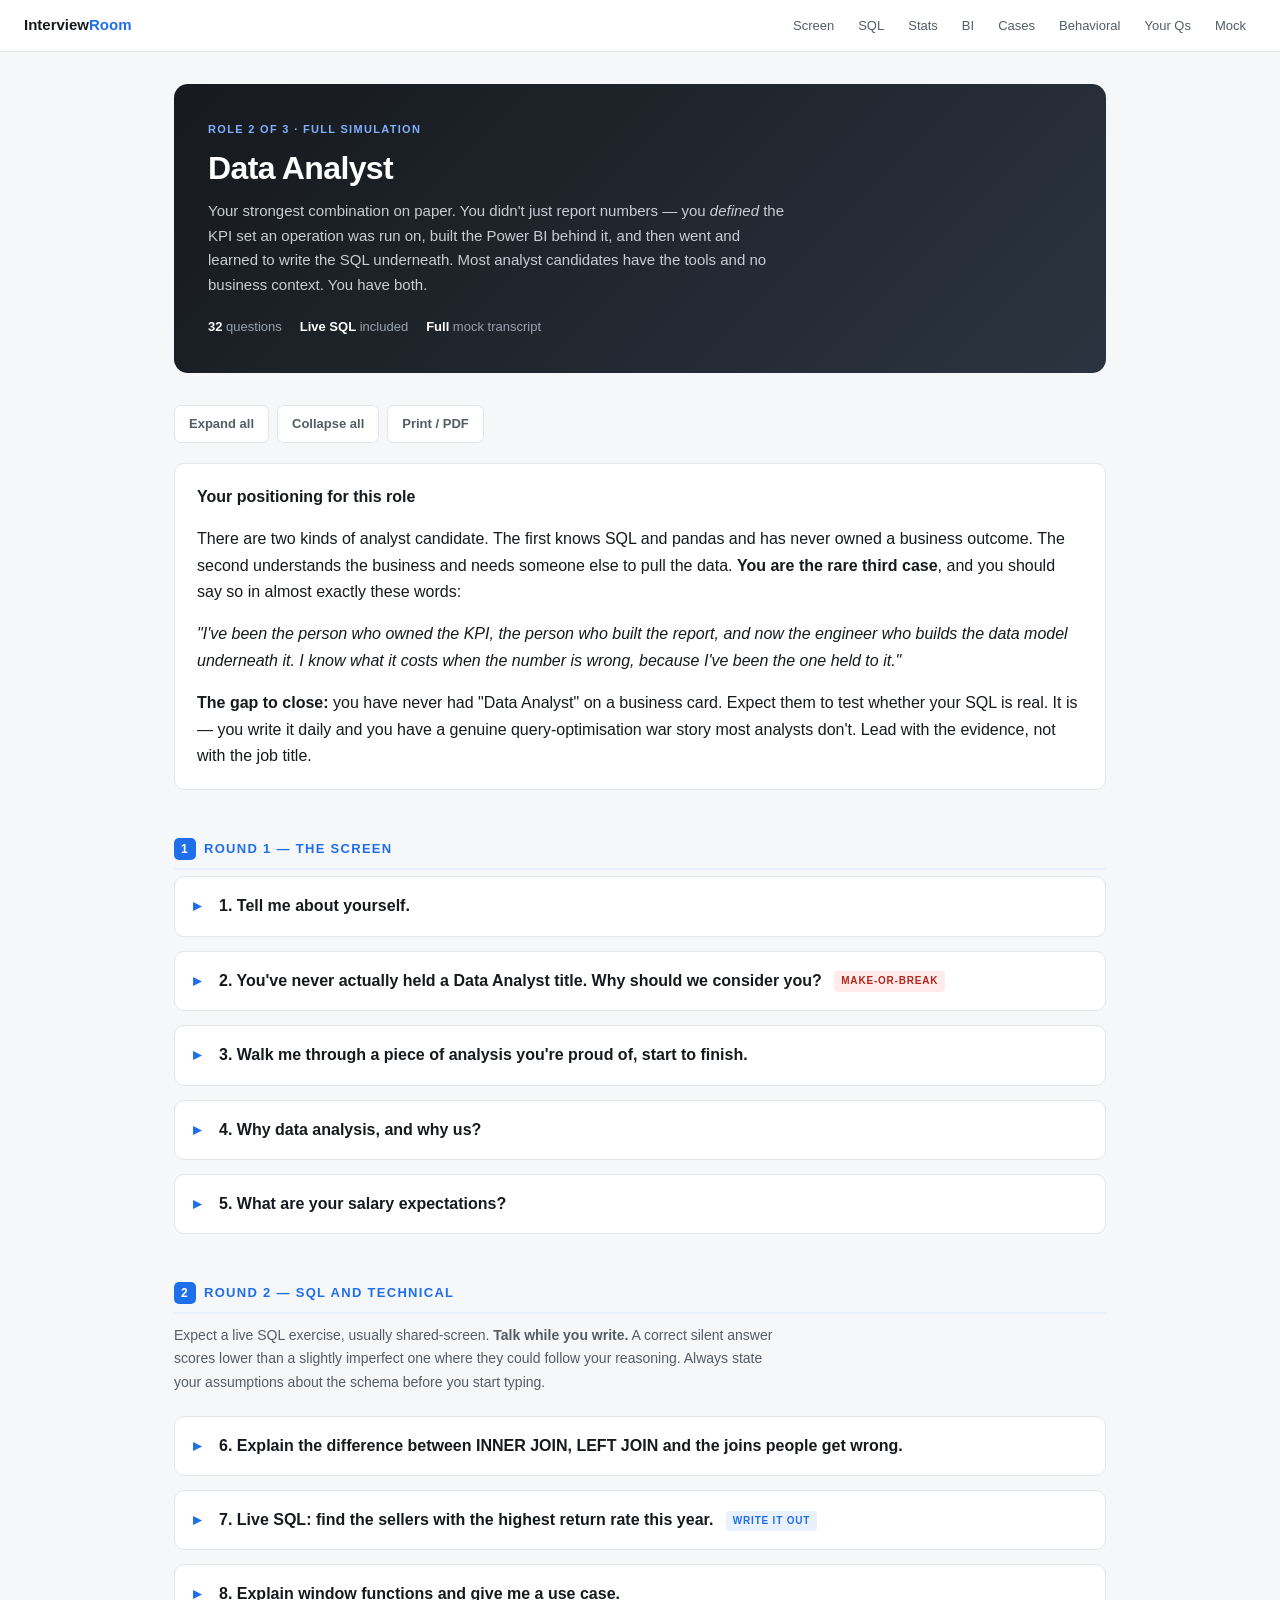
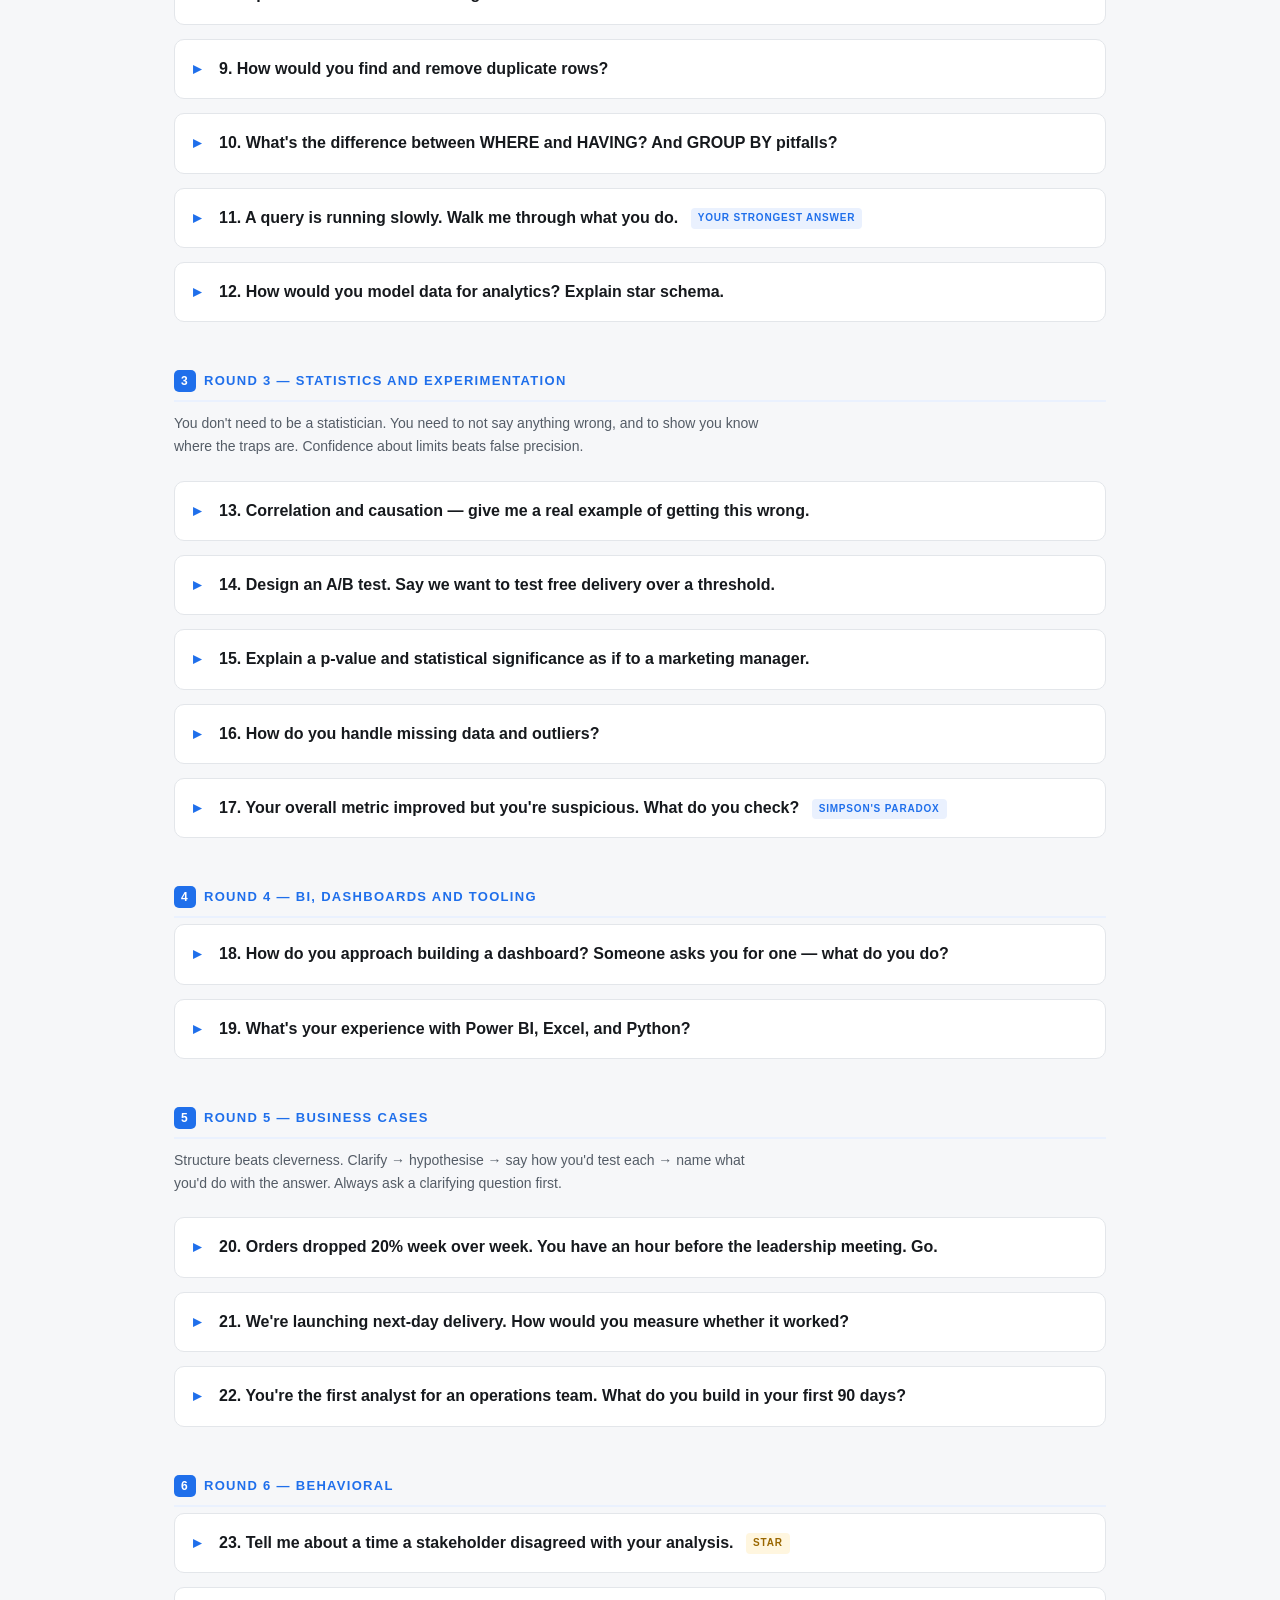
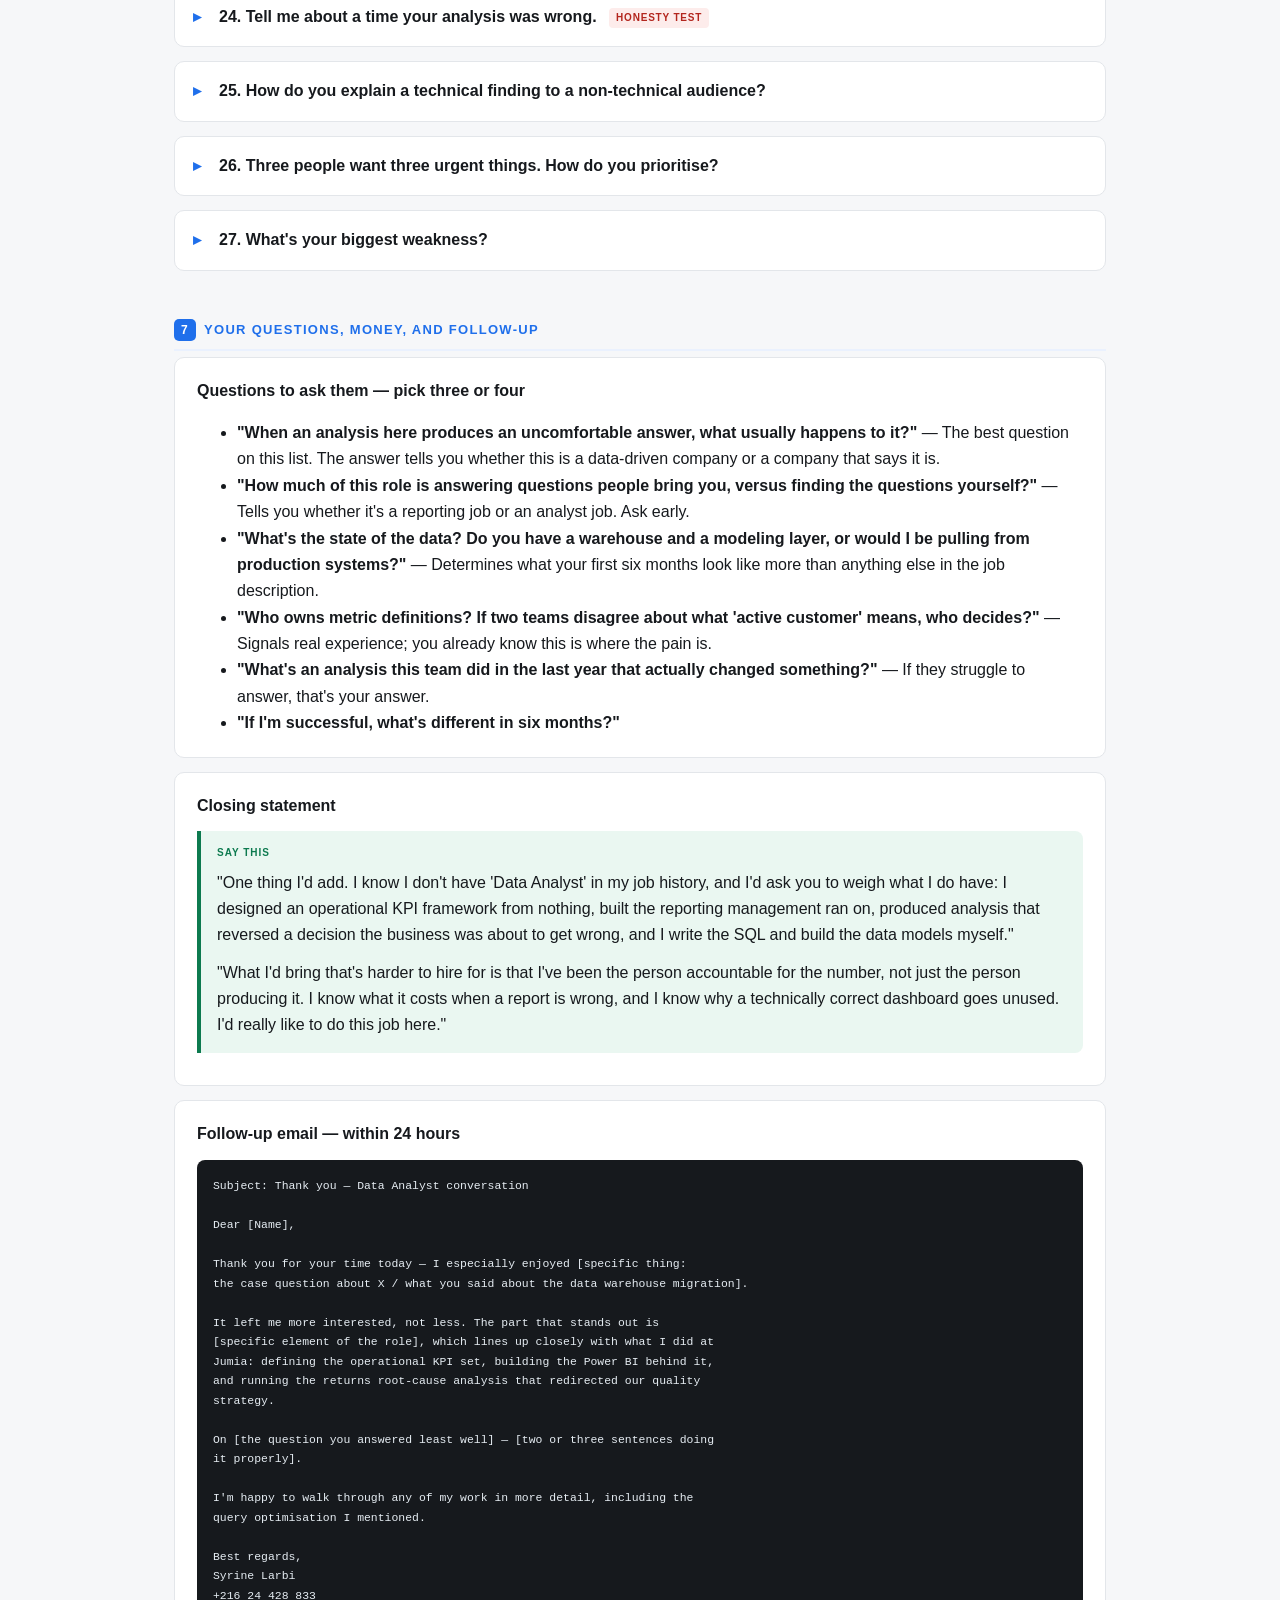
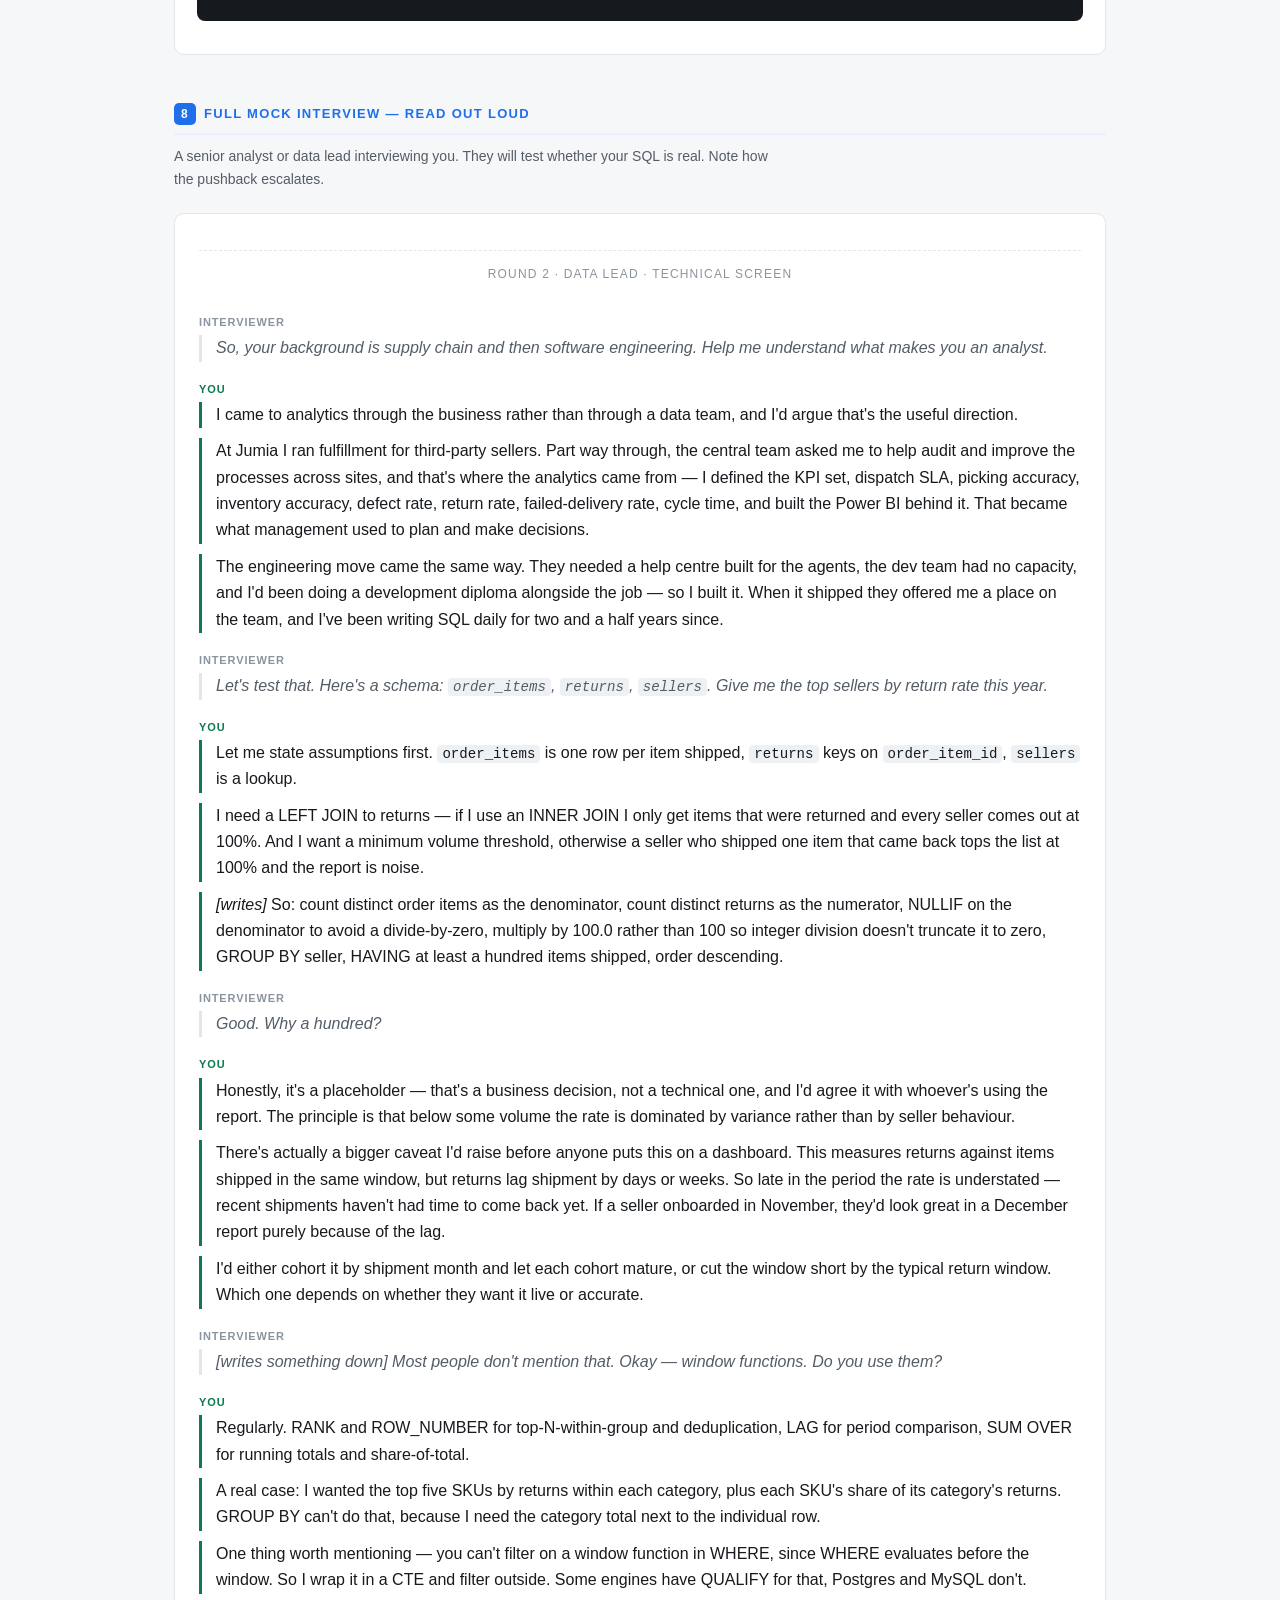
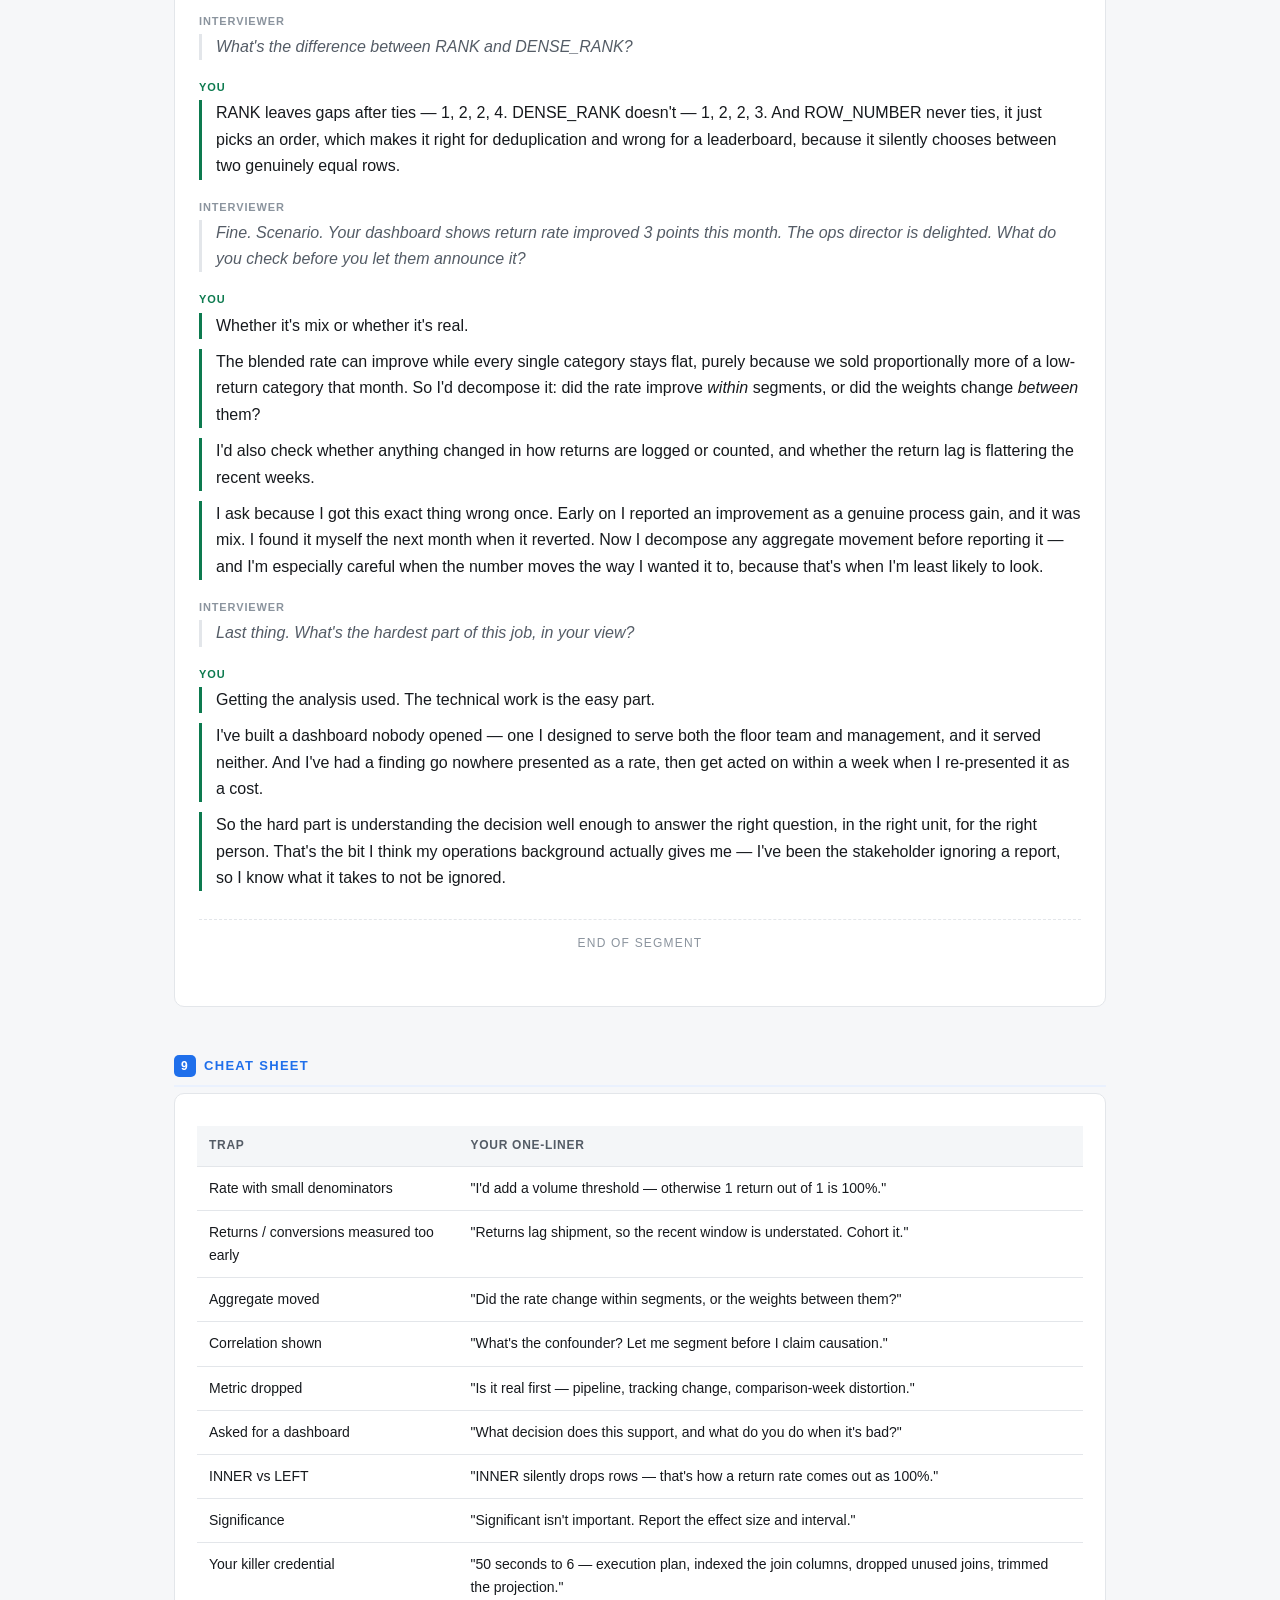
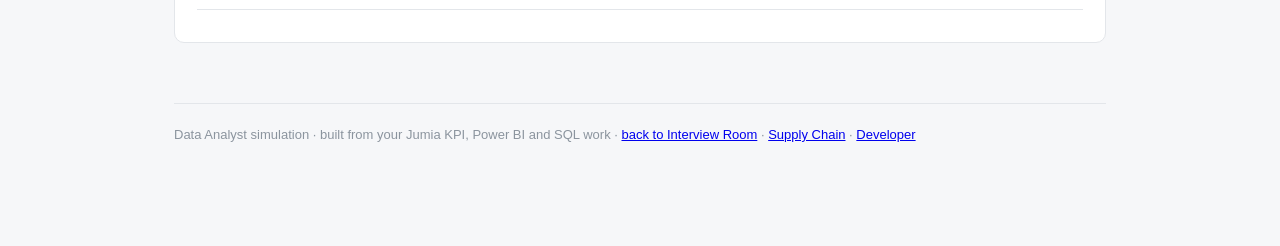
<file: data-analyst.html>
<!DOCTYPE html>
<html lang="en">
<head>
<meta charset="utf-8">
<meta name="viewport" content="width=device-width, initial-scale=1">
<title>Data Analyst Interview</title>
<link rel="stylesheet" href="style.css">
</head>
<body>

<div class="topbar">
  <a class="home" href="index.html">Interview<span>Room</span></a>
  <nav>
    <a href="#r1">Screen</a>
    <a href="#r2">SQL</a>
    <a href="#r3">Stats</a>
    <a href="#r4">BI</a>
    <a href="#r5">Cases</a>
    <a href="#r6">Behavioral</a>
    <a href="#r7">Your Qs</a>
    <a href="#r8">Mock</a>
  </nav>
</div>

<div class="wrap">

  <div class="hero">
    <p class="kicker">Role 2 of 3 · Full simulation</p>
    <h1>Data Analyst</h1>
    <p>Your strongest combination on paper. You didn't just report numbers — you <i>defined</i> the KPI set an
    operation was run on, built the Power BI behind it, and then went and learned to write the SQL underneath.
    Most analyst candidates have the tools and no business context. You have both.</p>
    <div class="meta">
      <span><b>32</b> questions</span>
      <span><b>Live SQL</b> included</span>
      <span><b>Full</b> mock transcript</span>
    </div>
  </div>

  <div class="tools">
    <button data-action="expand">Expand all</button>
    <button data-action="collapse">Collapse all</button>
    <button data-action="print">Print / PDF</button>
  </div>

  <div class="card">
    <h3>Your positioning for this role</h3>
    <p>There are two kinds of analyst candidate. The first knows SQL and pandas and has never owned a business
    outcome. The second understands the business and needs someone else to pull the data. <b>You are the rare
    third case</b>, and you should say so in almost exactly these words:</p>
    <p><i>"I've been the person who owned the KPI, the person who built the report, and now the engineer who
    builds the data model underneath it. I know what it costs when the number is wrong, because I've been the
    one held to it."</i></p>
    <p><b>The gap to close:</b> you have never had "Data Analyst" on a business card. Expect them to test whether
    your SQL is real. It is — you write it daily and you have a genuine query-optimisation war story most
    analysts don't. Lead with the evidence, not with the job title.</p>
  </div>

  <!-- ===================== ROUND 1 ===================== -->
  <h2 id="r1"><span class="num">1</span>Round 1 — The screen</h2>

  <details class="q" id="da1">
    <summary>1. Tell me about yourself.</summary>
    <div class="body">
      <div class="say">
        <span class="label">Say this</span>
        <p>"My route into analytics came through the business rather than through a data team, and I think that's
        my strength."</p>
        <p>"I spent nearly five years as a Supply Chain Manager at Jumia, running fulfillment for third-party
        sellers. Part way through, the central team asked me to help audit and improve the operational
        processes across sites — and that's where the analytics came from. I defined the KPI set we measured
        ourselves against: dispatch SLA, picking accuracy, inventory accuracy, defect rate, return rate,
        failed-delivery rate, order cycle time. Then I built the Power BI reports and Excel Power Query
        dashboards behind them, which became what management used to plan, analyse and make decisions."</p>
        <p>"The analysis that mattered most was on returns. I introduced root-cause coding on every return, which
        turned a pile of anecdotes into a dataset. Cutting that by cause, category and seller showed the
        dominant cause wasn't transit damage as everyone assumed — it was products not matching their listings,
        and it was concentrated in a small number of sellers. That killed a proposed outbound-inspection
        programme that would have added cost to every order to fix a minority cause, and redirected us to the
        listings instead."</p>
        <p>"The move into engineering came out of the same pattern. The central team needed a help centre built
        for the agents, the dev team had no capacity, and I'd been doing a full-stack diploma alongside the job
        — so I offered to build it. When it shipped they proposed I join them, and since 2024 I've been writing
        SQL and doing relational data modeling daily, building the internal reporting platforms operations
        teams run on."</p>
        <p>"So I've gone from owning the KPIs, to building the reporting, to building the data model
        underneath. That full path is what I'd bring to an analyst role."</p>
      </div>
      <div class="why">
        <b>Why this works:</b> it has a narrative arc (consumer → owner → builder), a concrete analysis with a
        counter-intuitive finding and a business consequence, and it explains the engineering detour as
        analytical ambition rather than a career wobble. About 85 seconds.
      </div>
    </div>
  </details>

  <details class="q" id="da2">
    <summary>2. You've never actually held a Data Analyst title. Why should we consider you? <span class="tag hard">Make-or-break</span></summary>
    <div class="body">
      <div class="say">
        <span class="label">Say this</span>
        <p>"That's true, and I'd rather deal with it head-on than hope it doesn't come up."</p>
        <p>"What I'd say is that I've done the work without the title, in two halves that most candidates only
        have one of. On the business side: I defined an operational KPI set from scratch, built the Power BI
        that management reviewed weekly, and ran the analysis that changed what the business actually did. On
        the technical side: I write SQL every day in my current role, I do relational data modeling, and I've
        done real query optimisation — I took a production screen from a fifty-second load to six by reading
        the execution plan, indexing the join columns, removing joins whose columns were never used, and
        trimming over-fetched fields."</p>
        <p>"What I'd argue the title actually signals is judgement: knowing which question is worth answering,
        and whether a number is trustworthy. I learned that as the person being held to the number. When your
        own dispatch SLA is on a dashboard in front of your director, you get very rigorous very quickly about
        where the figure came from."</p>
        <p>"So — no title. But a KPI framework I designed, dashboards in production use, an analysis that
        redirected a strategy, and the SQL to do it myself. I'd rather be judged on that than on a job
        description."</p>
      </div>
      <div class="followup">
        <b>Likely follow-up — "Give me a concrete example of your SQL, not your Power BI."</b>
        Go straight to the 50s→6s story with the specifics: <i>"Reproduced it, read the execution plan, found
        three problems — join columns with no index forcing full scans, tables joined in whose columns were
        never used in the response, and a SELECT pulling fields the screen never rendered. Fixed all three.
        Fifty seconds to six, same hardware, identical result set — I verified the output matched before and
        after."</i> Then be ready for <b>"why is it still six seconds?"</b> — see Q11.
      </div>
    </div>
  </details>

  <details class="q" id="da3">
    <summary>3. Walk me through a piece of analysis you're proud of, start to finish.</summary>
    <div class="body">
      <div class="say">
        <span class="label">Say this</span>
        <p>"The returns root-cause analysis, because it changed a decision that was about to be made wrongly."</p>
        <p><b>The question.</b> "Return rate was rising and it was being treated as a warehouse quality problem.
        The proposal on the table was to add an outbound inspection step. I wasn't convinced, because our
        outbound packing checks weren't finding much — so I wanted to know what was actually causing returns
        before we added labour to every order."</p>
        <p><b>Getting the data.</b> "The honest answer is that the data didn't exist in a usable form. Returns
        were logged with free-text notes, which is unanalysable. So the first thing I did was change the
        collection: a fixed reason-code list, short enough that people wouldn't default to 'other', worded the
        way the team actually spoke. That's the step I'd emphasise — a lot of analysis work is upstream of the
        analysis."</p>
        <p><b>The analysis.</b> "After a few months I had consistent data. I built it in Power BI cut three
        ways: by cause code, by category, and by seller — and crucially, seller return rate <i>against the
        category average</i>, not absolute, because a 12% return rate is alarming in electronics and normal in
        fashion. An absolute threshold would have flagged all the wrong sellers."</p>
        <p><b>The finding.</b> "Transit damage was a minority. The dominant cause was product-not-as-described,
        and the distribution across sellers was heavily skewed — a small group produced a share of returns far
        out of proportion to their share of orders."</p>
        <p><b>The outcome.</b> "The outbound inspection proposal was dropped. Instead: listings corrected for
        the worst offenders, packaging requirements tightened where transit damage was genuinely the cause, and
        formal corrective plans with offboarding as the endpoint for the concentrated sellers. Return rate moved
        <span class="fill">[by X]</span>. But the durable outcome was that returns stopped being an anecdote and
        became a monthly number with named causes and named owners."</p>
      </div>
      <div class="why">
        <b>Why this works:</b> it follows the exact shape a senior analyst wants to hear — question, data
        quality problem, method, finding, decision changed. The "I had to fix the collection first" section is
        what separates someone who has done real analysis from someone who has done exercises on clean
        datasets.
      </div>
    </div>
  </details>

  <details class="q" id="da4">
    <summary>4. Why data analysis, and why us?</summary>
    <div class="body">
      <div class="say">
        <span class="label">Say this</span>
        <p>"Because the part of every job I've had that I've enjoyed most is the moment the data says something
        different from what everyone assumed. That's happened to me a few times now and it's genuinely the thing
        I want to do all day."</p>
        <p>"And because I've seen both failure modes up close. I've been the operator drowning in reports nobody
        acts on, and I've been the engineer building a dashboard that nobody opens. What actually works is an
        analyst who understands the decision well enough to answer the right question — and I learned that as
        the person whose targets were on the dashboard."</p>
        <p>"On you specifically — <span class="fill">[the domain: e-commerce / logistics / retail]</span> is
        where my business context is strongest, so I'd be useful in week two rather than month three. And
        <span class="fill">[specific thing: you're building out the data team / moving off spreadsheets /
        scaling into new markets]</span> is exactly the stage where an analyst can still shape how things get
        measured, rather than inheriting someone else's definitions. That's the part I want."</p>
      </div>
    </div>
  </details>

  <details class="q" id="da5">
    <summary>5. What are your salary expectations?</summary>
    <div class="body">
      <div class="say">
        <span class="label">Deflect first</span>
        <p>"I'd like to understand the scope first — whether this is a reporting-focused role or one where the
        analyst is expected to drive the question as well, and how much of the pipeline work sits with me. Do
        you have a band for the role?"</p>
      </div>
      <div class="say">
        <span class="label">If pressed</span>
        <p>"I'm looking at <span class="fill">[X] to [Y] gross</span>. I'd note I'm coming with an engineering
        background as well as the analytics, so I can handle the data-pipeline side rather than needing
        everything served to me — but I'm led more by the scope than by the last few percent. Where does that
        sit against your band?"</p>
      </div>
    </div>
  </details>

  <!-- ===================== ROUND 2 ===================== -->
  <h2 id="r2"><span class="num">2</span>Round 2 — SQL and technical</h2>
  <p class="section-note">Expect a live SQL exercise, usually shared-screen. <b>Talk while you write.</b> A
  correct silent answer scores lower than a slightly imperfect one where they could follow your reasoning. Always
  state your assumptions about the schema before you start typing.</p>

  <details class="q" id="da6">
    <summary>6. Explain the difference between INNER JOIN, LEFT JOIN and the joins people get wrong.</summary>
    <div class="body">
      <div class="say">
        <span class="label">Say this</span>
        <p>"INNER JOIN keeps only rows that match on both sides. LEFT JOIN keeps every row from the left table
        and fills nulls where there's no match on the right. RIGHT JOIN is the mirror of that and I almost never
        use it — it's clearer to reorder the tables and write LEFT. FULL OUTER keeps everything from both sides."</p>
        <p>"The mistake I watch for in practice is using INNER JOIN when you meant LEFT, and silently losing
        rows. If I'm joining orders to returns to compute a return rate, an INNER JOIN gives me only orders that
        <i>were</i> returned — so my rate comes out as 100% and looks like a catastrophe. That's a real error I
        watch for, because it doesn't throw; it just gives you a confident wrong number."</p>
        <p>"The other one is a LEFT JOIN quietly turning into an INNER JOIN because someone put a condition on
        the right-hand table in the WHERE clause. <code>WHERE r.status = 'completed'</code> filters out the
        nulls, so the LEFT JOIN is undone. The fix is to move that condition into the ON clause."</p>
        <p>"And fan-out: if the right side has multiple matching rows, your left rows duplicate and any SUM
        downstream is inflated. That's the bug that produces revenue figures that are too high, so I check the
        grain of a join before I aggregate over it."</p>
      </div>
      <div class="why">
        <b>Why this works:</b> anyone can recite the definitions. Naming the three ways joins go wrong in
        production — silent row loss, WHERE undoing a LEFT JOIN, and fan-out inflating sums — is what
        distinguishes someone who has actually shipped queries.
      </div>
    </div>
  </details>

  <details class="q" id="da7">
    <summary>7. Live SQL: find the sellers with the highest return rate this year. <span class="tag">Write it out</span></summary>
    <div class="body">
      <div class="say">
        <span class="label">Say this first — before typing</span>
        <p>"Let me state my assumptions. I'll assume an <code>order_items</code> table at one row per item
        shipped, a <code>returns</code> table keyed on <code>order_item_id</code>, and a
        <code>sellers</code> lookup. I need a LEFT JOIN so sellers with no returns still appear, and I'll want a
        minimum volume threshold — otherwise a seller who shipped one item and had it returned comes top at
        100%, which is noise."</p>
      </div>
      <pre><code>SELECT
    s.seller_id,
    s.seller_name,
    COUNT(DISTINCT oi.order_item_id)                        AS items_shipped,
    COUNT(DISTINCT r.order_item_id)                         AS items_returned,
    ROUND(100.0 * COUNT(DISTINCT r.order_item_id)
          / NULLIF(COUNT(DISTINCT oi.order_item_id), 0), 2) AS return_rate_pct
FROM order_items   oi
JOIN sellers       s ON s.seller_id = oi.seller_id
LEFT JOIN returns  r ON r.order_item_id = oi.order_item_id
WHERE oi.shipped_at >= DATE '2026-01-01'
GROUP BY s.seller_id, s.seller_name
HAVING COUNT(DISTINCT oi.order_item_id) >= 100
ORDER BY return_rate_pct DESC
LIMIT 10;</code></pre>
      <div class="say">
        <span class="label">Then narrate these three choices out loud</span>
        <p>"<b>NULLIF</b> on the denominator so I get a null rather than a divide-by-zero error."</p>
        <p>"<b>HAVING with a volume floor of 100</b> — that's the business judgement in this query. Without it
        the top of the list is all tiny sellers and the result is useless. I'd agree the actual threshold with
        whoever's using it."</p>
        <p>"<b>100.0 rather than 100</b> — in some engines integer division silently truncates your rate to
        zero. Cheap habit, saves an embarrassing dashboard."</p>
        <p>"One caveat I'd flag to the stakeholder: this measures returns against items shipped <i>in the same
        window</i>, but a return lags the shipment. Late in the period the rate is understated because recent
        shipments haven't had time to come back. If this were going on a dashboard I'd either cohort it by
        shipment month or cut the window short by the typical return window."</p>
      </div>
      <div class="why">
        <b>That last caveat is the single highest-scoring thing you can say in a SQL interview.</b> It shows you
        think about whether the number is <i>true</i>, not just whether the query runs. Most candidates never
        mention the lag.
      </div>
    </div>
  </details>

  <details class="q" id="da8">
    <summary>8. Explain window functions and give me a use case.</summary>
    <div class="body">
      <div class="say">
        <span class="label">Say this</span>
        <p>"A window function computes across a set of rows related to the current row, without collapsing them
        the way GROUP BY does. So you keep every row and add the aggregate alongside it — that's the whole
        point. The moment you want a row and its context together, you want a window."</p>
        <p>"The ones I use most: <code>ROW_NUMBER</code>, <code>RANK</code> and <code>DENSE_RANK</code> for
        top-N-within-group and for deduplication; <code>LAG</code> and <code>LEAD</code> for period-over-period
        comparison; and <code>SUM OVER</code> for running totals or for a share-of-total on the same row."</p>
        <p>"A real example from my own work — I wanted the top five SKUs by returns <i>within each category</i>,
        with each one's share of its category's returns. You can't do that with GROUP BY alone, because you need
        the category total sitting next to the individual SKU row."</p>
      </div>
      <pre><code>WITH ranked AS (
    SELECT
        category,
        sku,
        returns_30d,
        RANK() OVER (PARTITION BY category ORDER BY returns_30d DESC)   AS rank_in_category,
        ROUND(100.0 * returns_30d
              / SUM(returns_30d) OVER (PARTITION BY category), 1)       AS pct_of_category
    FROM sku_returns
)
SELECT *
FROM ranked
WHERE rank_in_category &lt;= 5
ORDER BY category, rank_in_category;</code></pre>
      <div class="say">
        <span class="label">Add this detail — it scores well</span>
        <p>"Note I wrap it in a CTE and filter outside. You can't put a window function in a WHERE clause,
        because WHERE is evaluated before the window. Some engines have QUALIFY for exactly this, but Postgres
        and MySQL don't, so the CTE is the portable way."</p>
        <p>"On RANK versus ROW_NUMBER versus DENSE_RANK: RANK leaves gaps after a tie — 1, 2, 2, 4.
        DENSE_RANK doesn't — 1, 2, 2, 3. ROW_NUMBER forces an arbitrary order with no ties, which is what you
        want for deduplication but not for a leaderboard, because it silently picks a winner between two equal
        rows."</p>
      </div>
      <p style="margin-top:14px"><b>Have this one ready too — month-over-month with LAG:</b></p>
      <pre><code>SELECT
    month,
    orders,
    LAG(orders) OVER (ORDER BY month)                          AS prev_month,
    ROUND(100.0 * (orders - LAG(orders) OVER (ORDER BY month))
          / NULLIF(LAG(orders) OVER (ORDER BY month), 0), 1)   AS mom_growth_pct
FROM monthly_orders
ORDER BY month;</code></pre>
    </div>
  </details>

  <details class="q" id="da9">
    <summary>9. How would you find and remove duplicate rows?</summary>
    <div class="body">
      <div class="say">
        <span class="label">Say this — and ask the question first</span>
        <p>"First I'd ask what counts as a duplicate, because that's a business question, not a technical one.
        Two rows with the same email might be a genuine duplicate, or a customer who ordered twice. I need the
        definition before I delete anything."</p>
        <p>"To find them, group by the key and filter for counts above one:"</p>
      </div>
      <pre><code>SELECT customer_email, COUNT(*) AS n
FROM customers
GROUP BY customer_email
HAVING COUNT(*) &gt; 1
ORDER BY n DESC;</code></pre>
      <div class="say">
        <span class="label">Then for keeping one of each</span>
        <p>"To keep a specific one — usually the most recent — I'd use ROW_NUMBER, because it gives me control
        over <i>which</i> row survives rather than an arbitrary pick:"</p>
      </div>
      <pre><code>WITH numbered AS (
    SELECT
        *,
        ROW_NUMBER() OVER (
            PARTITION BY customer_email
            ORDER BY created_at DESC, customer_id DESC
        ) AS rn
    FROM customers
)
SELECT * FROM numbered WHERE rn = 1;</code></pre>
      <div class="say">
        <span class="label">Close on this</span>
        <p>"Two things I'd add. The tiebreaker on <code>customer_id</code> matters — if two rows share a
        timestamp, without it the result is non-deterministic and your report changes between runs for no
        visible reason. And I'd want to know <i>why</i> there are duplicates before I clean them, because if
        it's an ingestion bug I'll be doing this every week. Cleaning the symptom is the short-term fix; the
        real fix is upstream."</p>
      </div>
    </div>
  </details>

  <details class="q" id="da10">
    <summary>10. What's the difference between WHERE and HAVING? And GROUP BY pitfalls?</summary>
    <div class="body">
      <div class="say">
        <span class="label">Say this</span>
        <p>"WHERE filters rows before aggregation. HAVING filters groups after aggregation. So you can't use an
        aggregate in WHERE, and there's usually no reason to put a plain row condition in HAVING — it works in
        some engines but it's slower, because you've aggregated rows you were only going to throw away."</p>
        <p>"Practical version: <code>WHERE shipped_at >= '2026-01-01'</code> narrows which rows go into the
        aggregation. <code>HAVING COUNT(*) >= 100</code> drops the resulting groups that are too small to
        trust."</p>
        <p>"The GROUP BY pitfall I actually watch for is nulls. NULL forms its own group, so if your seller_id
        is nullable you get a phantom row that people either ignore or, worse, treat as a real seller. I
        usually surface it deliberately with COALESCE rather than letting it sit there unlabelled — an unlabelled
        null group in a dashboard is how a data quality problem stays invisible for six months."</p>
        <p>"The other is counting: <code>COUNT(*)</code> counts rows including nulls, <code>COUNT(column)</code>
        skips nulls in that column, and <code>COUNT(DISTINCT column)</code> is different again. Choosing the
        wrong one is one of the most common sources of a number that's quietly wrong."</p>
      </div>
    </div>
  </details>

  <details class="q" id="da11">
    <summary>11. A query is running slowly. Walk me through what you do. <span class="tag">Your strongest answer</span></summary>
    <div class="body">
      <p><b>This is your best technical story in the whole interview.</b> Most analyst candidates have never
      profiled a query. You have a production one with a number attached.</p>
      <div class="say">
        <span class="label">Say this</span>
        <p>"I'll give you the method and then a real example."</p>
        <p>"Method: reproduce it first, then read the execution plan rather than guessing. I'm looking for
        sequential scans where I expected an index lookup, the row counts at each step — especially where the
        planner's estimate diverges badly from actual, because that usually means stale statistics — and
        whether a join is exploding the row count before a later filter cuts it back down."</p>
        <p>"The real one: we had a production leave-approval screen taking about fifty seconds to load. Managers
        were effectively blocked from approving anything. I reproduced it, isolated the cost to the query
        fetching the approval list, and read the plan. Three separate problems."</p>
        <p>"One — join columns with no supporting index, so it was doing full table scans. Two — tables joined
        in whose columns were never actually used in the response; someone had added them at some point and
        nothing depended on them any more. Three — a SELECT pulling columns the screen didn't render."</p>
        <p>"I added the indexes, dropped the unused joins, narrowed the projection. Fifty seconds to six on the
        same hardware — about an eight-fold improvement, with the result set verified identical before and
        after."</p>
      </div>
      <div class="followup">
        <b>You will be asked "why is it still six seconds?" — this is the real test. Answer:</b>
        <p style="margin:8px 0 0">"Because the remaining time is dominated by result-set size rather than by a
        bad plan. The next steps would be pagination — keyset rather than OFFSET, since OFFSET degrades the
        deeper you go — caching the approval list, or denormalising the few hot fields. I stopped there because
        six seconds unblocked the users and the remaining work needed a product decision about pagination that
        wasn't mine to make alone."</p>
        <p style="margin:8px 0 0"><b>Also be ready for:</b></p>
        <ul>
          <li><i>"Any downside to adding indexes?"</i> → "Yes — they cost write throughput and storage. You
          accept that when reads dominate, which they do on an approval screen people load constantly and write
          to occasionally."</li>
          <li><i>"Did it change behaviour?"</i> → "No. Same rows, verified against the previous output before
          shipping."</li>
        </ul>
      </div>
      <div class="why">
        <b>Why the "still six seconds" answer matters so much:</b> naming what you deliberately <i>didn't</i> do,
        and why, is the clearest available signal of engineering maturity. A candidate who claims they solved it
        perfectly is either lucky or not telling the truth.
      </div>
    </div>
  </details>

  <details class="q" id="da12">
    <summary>12. How would you model data for analytics? Explain star schema.</summary>
    <div class="body">
      <div class="say">
        <span class="label">Say this</span>
        <p>"A star schema is a central fact table holding the events you measure, surrounded by dimension tables
        holding the attributes you slice by. For an e-commerce fulfillment operation the fact table would be
        something like order items or shipments — one row per event, with the measures on it — and the
        dimensions would be date, seller, SKU or product, warehouse, carrier, customer."</p>
        <p>"The reason you denormalise into that shape rather than querying the transactional tables directly is
        that analytical queries are wide scans with lots of joins, and a fully normalised OLTP schema makes
        those expensive and hard to write. A star schema trades some redundancy for far simpler, faster reads —
        and, just as importantly, for queries an analyst can actually read six months later."</p>
        <p>"The decision I'd flag as the one that matters most is <b>grain</b>: exactly what one row of the fact
        table represents. One row per order, or per order item, or per shipment. Get that wrong and every
        aggregate downstream is subtly wrong — if your grain is order-item but you treat it as orders, your
        order count is inflated by basket size. I'd nail down the grain in writing before building anything."</p>
        <p>"I'd also raise slowly changing dimensions if it's relevant: if a seller moves category, do historical
        orders keep the old category or inherit the new one? There's no universally correct answer, but there
        is a wrong one — deciding it by accident."</p>
      </div>
      <div class="why">
        <b>Why this works:</b> "define the grain first" is the answer of someone who has built a model and been
        burned. Raising slowly changing dimensions unprompted is a senior signal.
      </div>
    </div>
  </details>

  <!-- ===================== ROUND 3 ===================== -->
  <h2 id="r3"><span class="num">3</span>Round 3 — Statistics and experimentation</h2>
  <p class="section-note">You don't need to be a statistician. You need to not say anything wrong, and to show
  you know where the traps are. Confidence about limits beats false precision.</p>

  <details class="q" id="da13">
    <summary>13. Correlation and causation — give me a real example of getting this wrong.</summary>
    <div class="body">
      <div class="say">
        <span class="label">Say this</span>
        <p>"Correlation means two things move together. Causation means one produces the other. The gap between
        them is usually a confounder — a third thing driving both — or reverse causality, or just selection in
        how the data was collected."</p>
        <p>"A real one from my own work: return rate and delivery speed were correlated — orders delivered slower
        were returned more. The tempting read is that slow delivery causes returns, so speed up delivery.</p>
        <p>"But the confounder was category. The slow-delivering items were disproportionately in
        <span class="fill">[category]</span>, which also had an inherently high return rate for completely
        unrelated reasons — sizing, in that case. Once I segmented by category the relationship largely
        disappeared. If I'd acted on the raw correlation I'd have spent money on logistics to fix a product
        listing problem."</p>
        <p>"So in practice, when I see a correlation that suggests an expensive action, I look for the
        confounder before I present it — and if I can't rule one out, I say so explicitly rather than letting
        the chart imply causation on my behalf."</p>
      </div>
      <div class="why">
        <b>Why this works:</b> textbook answers use ice cream and drowning. A real confounder from your own
        operation, with the money that would have been wasted, is far more convincing — and it's genuinely your
        experience.
      </div>
    </div>
  </details>

  <details class="q" id="da14">
    <summary>14. Design an A/B test. Say we want to test free delivery over a threshold.</summary>
    <div class="body">
      <div class="say">
        <span class="label">Say this</span>
        <p>"I'd work through five things: the hypothesis, the metrics, the unit and split, the sample size and
        duration, and what could invalidate it."</p>
        <p>"<b>Hypothesis.</b> Stated so it can be wrong: 'Offering free delivery above
        <span class="fill">[threshold]</span> increases average order value enough to more than cover the
        delivery cost we absorb.' Note that's deliberately not 'increases conversion' — the business question is
        about margin, not volume."</p>
        <p>"<b>Metrics.</b> One primary metric decided in advance — I'd use revenue per visitor, or better,
        contribution margin per visitor, because AOV alone can rise while total profit falls. Then secondary
        metrics: conversion rate, average basket size, delivery cost per order. And guardrails: return rate and
        cancellation rate, because a threshold pushes people to add items they didn't really want, and those
        come back."</p>
        <p>"<b>Unit and split.</b> Randomise at customer level, not session level, so the same person doesn't
        see both variants and get confused — that contaminates the measurement and annoys the customer.
        50/50 unless there's a reason to limit exposure."</p>
        <p>"<b>Duration and size.</b> I'd calculate the sample needed for the minimum effect worth detecting
        before starting — if the smallest commercially interesting lift needs more traffic than we have in a
        month, the test isn't worth running and I'd say that up front. I'd run at least one full week, ideally
        two, to cover the weekly cycle, and I'd fix the end date in advance rather than watching it daily and
        stopping when it looks good. Stopping early on a favourable reading is how you ship a result that
        isn't real."</p>
        <p>"<b>What could break it.</b> Seasonality or a promotion running concurrently. Novelty effect, where
        behaviour shifts at first and reverts. Cross-contamination if a shared account or device sees both. And
        the big one here — the effect on returns might only show up weeks later, so measuring at the end of the
        test window could make it look better than it is."</p>
      </div>
      <div class="why">
        <b>Why this works:</b> the guardrail metrics and the delayed-returns caveat are both drawn from your
        actual operational experience, and they're exactly what a generic candidate misses. "Fix the end date in
        advance" shows you know what peeking does.
      </div>
    </div>
  </details>

  <details class="q" id="da15">
    <summary>15. Explain a p-value and statistical significance as if to a marketing manager.</summary>
    <div class="body">
      <div class="say">
        <span class="label">Say this</span>
        <p>"The way I'd put it to a non-technical stakeholder: the p-value answers 'if this change actually did
        nothing at all, how likely is it that I'd see a difference at least this big just from random
        variation?' If that's very unlikely — conventionally under 5% — we call it significant, meaning random
        noise is a poor explanation for what we're seeing."</p>
        <p>"Then I'd immediately add the two caveats, because this is where people get misled."</p>
        <p>"First, significant does not mean important. With a large enough sample, a 0.1% lift becomes
        statistically significant and is still commercially worthless. So I always report the effect size and a
        confidence interval alongside it — 'we're fairly confident the lift is somewhere between 2% and 6%' is
        far more useful to a decision than 'p equals 0.03'."</p>
        <p>"Second, not significant doesn't mean no effect. It often just means the test was underpowered. The
        honest statement is 'we couldn't detect an effect,' not 'there is no effect' — and those lead to very
        different decisions."</p>
        <p>"And I'd flag the multiple-comparisons trap: if we check twenty metrics, one will look significant by
        chance alone. That's why I insist on naming the primary metric before the test starts."</p>
      </div>
      <div class="dont">
        <b>Never say</b> "the p-value is the probability the result is due to chance" or "the probability the
        null hypothesis is true." Both are the classic misstatements and a quantitative interviewer will
        notice immediately. Say "if the change did nothing, how likely is data this extreme."
      </div>
    </div>
  </details>

  <details class="q" id="da16">
    <summary>16. How do you handle missing data and outliers?</summary>
    <div class="body">
      <div class="say">
        <span class="label">Say this — missing data</span>
        <p>"First I want to know why it's missing, because the mechanism decides the treatment. Missing at
        random is an inconvenience. Missing for a reason is a finding. If delivery timestamps are absent only
        for failed deliveries, then dropping those rows doesn't just lose data — it systematically biases my
        delivery-time analysis toward successes and makes performance look better than it is."</p>
        <p>"So: quantify it first — what percentage, and is it concentrated in a segment? A 2% scatter and a 2%
        that's entirely one warehouse are completely different problems."</p>
        <p>"Then the options. Leave it and report on the subset, being explicit about coverage. Drop it, only if
        it's genuinely random and small. Impute — median rather than mean for skewed data, or a
        segment-specific value — but I'm cautious with imputation in business reporting, because a stakeholder
        can't see which numbers you invented. Or treat 'missing' as its own category, which is often the most
        honest option and occasionally the most informative."</p>
        <p>"Whatever I choose, I state it on the output. A dashboard that silently drops 8% of orders is worse
        than no dashboard."</p>
      </div>
      <div class="say">
        <span class="label">Say this — outliers</span>
        <p>"I don't delete outliers by default. An outlier is either an error or the most interesting row in the
        dataset, and I want to know which before I touch it."</p>
        <p>"An order with a delivery time of 400 hours might be a data entry error — or it might be a real
        parcel that sat in a depot for two weeks, which is exactly the case I should be investigating. I'd go
        and look at a few individual records rather than deciding statistically."</p>
        <p>"If they're genuine but distorting a summary, I'd use median and percentiles instead of the mean —
        for delivery times I'd report median and p95 rather than average, because the average hides the tail and
        the tail is what generates complaints. That's usually better than removing the rows."</p>
      </div>
    </div>
  </details>

  <details class="q" id="da17">
    <summary>17. Your overall metric improved but you're suspicious. What do you check? <span class="tag">Simpson's paradox</span></summary>
    <div class="body">
      <div class="say">
        <span class="label">Say this</span>
        <p>"I'd segment before I believe it, because an aggregate can move purely from a change in mix while
        every underlying segment stays flat — or even gets worse. That's Simpson's paradox, and it's not
        exotic; it happens routinely in operational data."</p>
        <p>"Concretely: suppose overall return rate improves. Before I report that as a win I'd check whether the
        rate improved within each category, or whether we simply sold proportionally more of a low-return
        category this month. If it's mix, nothing actually got better — and if that mix shift was a one-off
        promotion, the number will snap back next month and I'll have to explain why I claimed a success."</p>
        <p>"So my standard check on any aggregate movement is: decompose it. Did the rate change within
        segments, or did the weights change between them? I'd usually show both — the blended number people
        asked for, and the within-segment view underneath it."</p>
        <p>"The same logic applies to any average that moves. Average order value rising because customers buy
        more is a different business than average order value rising because cheap items went out of stock."</p>
      </div>
      <div class="why">
        <b>Why this works:</b> you named the phenomenon, explained the mechanism in business terms, and gave a
        concrete e-commerce example from your own domain. That's a complete answer in three sentences plus
        proof.
      </div>
    </div>
  </details>

  <!-- ===================== ROUND 4 ===================== -->
  <h2 id="r4"><span class="num">4</span>Round 4 — BI, dashboards and tooling</h2>

  <details class="q" id="da18">
    <summary>18. How do you approach building a dashboard? Someone asks you for one — what do you do?</summary>
    <div class="body">
      <div class="say">
        <span class="label">Say this</span>
        <p>"I don't start with the dashboard. I start by asking what decision it's meant to support, because
        'I need a dashboard' is almost never the real requirement."</p>
        <p>"Three questions. What decision will you make differently depending on what this shows? How often
        will you look at it — daily, weekly, monthly? And what will you do when the number is bad? If nobody
        can answer the third one, the dashboard won't get used, and I'd rather find that out in a ten-minute
        conversation than after two weeks of building."</p>
        <p>"Then I design for the audience, and that's a lesson I learned the hard way. I once built one
        dashboard meant to serve both the floor team and management, and neither used it. They need genuinely
        different products. The team needs today against target, right now, readable across a room, with almost
        nothing on it. Management needs trend, comparison and outliers — where are we deviating and why. Trying
        to serve both produces something too dense for one and too shallow for the other."</p>
        <p>"On the build itself: headline number first, trend second, breakdown third, detail on drill-down
        rather than on the front page. Every metric defined somewhere visible, because half the arguments about
        dashboards are actually arguments about definitions. And a data-freshness timestamp — people need to
        know whether they're looking at this morning or last Tuesday."</p>
        <p>"Then I'd go back two weeks later and ask whether they're using it. If they're not, that's my problem
        to fix, not theirs."</p>
      </div>
      <div class="why">
        <b>Why this works:</b> "what will you do when the number is bad?" is a question that visibly impresses
        experienced stakeholders. Admitting the one-dashboard-for-two-audiences failure makes the rest
        credible.
      </div>
    </div>
  </details>

  <details class="q" id="da19">
    <summary>19. What's your experience with Power BI, Excel, and Python?</summary>
    <div class="body">
      <div class="say">
        <span class="label">Say this</span>
        <p>"<b>Power BI</b> is where I did most of my operational reporting — report building, dashboards, and
        the data modeling behind them. That last part is the bit people underrate: most bad Power BI reports are
        bad because of the model, not the visuals. Relationships pointing the wrong way, or the wrong grain,
        and then you're fighting the tool with increasingly baroque measures."</p>
        <p>"<b>Excel</b> — advanced, and specifically Power Query, which I used for anything that needed
        repeating. If I'm doing the same cleaning steps by hand twice, that's a Power Query job. Pivot tables
        and dashboards for the analysis that didn't justify a full report."</p>
        <p>"<b>SQL</b> is where I work most now — daily, in a production codebase, including data modeling and
        query optimisation rather than just reading."</p>
        <p>"<b>Python</b> — pandas for analysis that's awkward in SQL, and I've worked with scikit-learn-style
        modeling: I built an attrition-prediction service with XGBoost served through FastAPI, including the
        feature work and interpreting what the model was actually keying on. I wouldn't call myself a data
        scientist, but I'm comfortable in that territory and I know where the boundary of my competence is."</p>
      </div>
      <div class="why">
        <b>Why this works:</b> the Power BI modeling point proves depth beyond clicking charts together. Naming
        the limit of your ML claim — "I wouldn't call myself a data scientist" — buys you credibility on
        everything else you claim.
      </div>
    </div>
  </details>

  <!-- ===================== ROUND 5 ===================== -->
  <h2 id="r5"><span class="num">5</span>Round 5 — Business cases</h2>
  <p class="section-note">Structure beats cleverness. Clarify → hypothesise → say how you'd test each → name what
  you'd do with the answer. Always ask a clarifying question first.</p>

  <details class="q" id="da20">
    <summary>20. Orders dropped 20% week over week. You have an hour before the leadership meeting. Go.</summary>
    <div class="body">
      <div class="say">
        <span class="label">Step 1 — validate before you investigate</span>
        <p>"First, is it real? Before I chase a cause I'd rule out the boring explanations, because a
        surprisingly high proportion of dramatic drops are measurement artefacts. Did a tracking or logging
        change ship? Is a data pipeline partially failed, so I'm looking at incomplete data? Is the comparison
        week distorted — did last week contain a promotion or a public holiday? And is it 20% against last week
        only, or also against the same week last year? A single week-over-week comparison is a weak baseline."</p>
      </div>
      <div class="say">
        <span class="label">Step 2 — localise it</span>
        <p>"If it's real, I'd narrow it before theorising. Segment aggressively: by channel — app, web, mobile
        web; by geography; by category; by new versus returning customer; by device and OS; by payment method.
        And check the shape in time — a cliff on a specific day points at an event or a release, a gradual
        slide points at something structural like competition or seasonality."</p>
        <p>"The value of this step is that it usually collapses the problem. If the whole drop is Android users
        in one country from Tuesday, I'm no longer investigating 'orders' — I'm investigating a release."</p>
      </div>
      <div class="say">
        <span class="label">Step 3 — walk the funnel</span>
        <p>"Then I'd follow the funnel to find which step broke: sessions, product views, add-to-cart, checkout
        started, payment attempted, order confirmed. If sessions are flat and checkout conversion collapsed,
        that's a site or payment problem. If sessions themselves dropped, it's demand or acquisition — a
        marketing spend change, a campaign that ended, an SEO or ranking change. Those two branches go to
        completely different teams, so identifying which is the most valuable single thing I can do in the
        hour."</p>
      </div>
      <div class="say">
        <span class="label">Step 4 — what you actually say in the meeting</span>
        <p>"With an hour, I'd walk in with: whether it's real, where it's concentrated, which funnel step broke,
        my leading hypothesis with the evidence for it, and explicitly what I don't yet know. I'd much rather
        say 'it's concentrated in mobile checkout since Tuesday's release, I'm 70% confident it's the release,
        here's what I need two more hours to confirm' than present a confident answer I can't stand behind. In
        an incident, the cost of a confident wrong diagnosis is that ten people spend a day fixing the wrong
        thing."</p>
      </div>
      <div class="why">
        <b>Why this works:</b> "is it real?" first is the professional instinct and most candidates skip
        straight to causes. Stating your confidence level and what you don't know is what a hiring manager
        actually wants from an analyst in an incident.
      </div>
    </div>
  </details>

  <details class="q" id="da21">
    <summary>21. We're launching next-day delivery. How would you measure whether it worked?</summary>
    <div class="body">
      <div class="say">
        <span class="label">Say this</span>
        <p>"I'd want to know the goal before the metric, because 'did it work' means different things depending
        on why we did it. Is this defensive — matching a competitor to stop losing customers? Is it growth —
        acquiring new ones? Or is it margin — charging a premium? Each implies a different success measure, and
        I've seen launches judged against a metric nobody agreed to in advance."</p>
        <p>"Assuming it's growth, I'd structure it as one primary metric, supporting metrics, and guardrails."</p>
        <p>"<b>Primary:</b> incremental contribution margin from customers exposed to the option. Not orders,
        not revenue — margin, because next-day delivery has a real cost per order and it's entirely possible to
        grow revenue into a loss."</p>
        <p>"<b>Supporting:</b> attach rate — what share of eligible orders choose it; conversion rate on
        eligible baskets; AOV for those orders; and repeat rate among customers who used it, which is where the
        long-term value would show up if it exists."</p>
        <p>"<b>Guardrails</b> — and this is where my operations background makes me suspicious. On-time delivery
        rate <i>for the next-day promise specifically</i>: a promise you miss is worse than a promise you never
        made, and it damages trust on the standard option too. Failed-delivery rate, because compressing the
        window means less flexibility for the customer to be home. Return rate. Cost per delivery. And warehouse
        dispatch SLA overall — a next-day cohort that has to be picked first can quietly degrade everything
        else in the building. I'd want that measured explicitly, because it's the failure mode nobody plans
        for."</p>
        <p>"On method: staged geographic rollout rather than a national launch, so I have a comparison group and
        can measure incrementality rather than just before-and-after. And I'd set the measurement window past
        the return window, so returns are actually in the data before anyone declares victory."</p>
      </div>
      <div class="why">
        <b>Why this works:</b> the guardrails section is yours alone. No analyst without warehouse experience
        thinks to measure whether a next-day cohort cannibalises the dispatch SLA of everything else. That
        single point makes the answer memorable.
      </div>
    </div>
  </details>

  <details class="q" id="da22">
    <summary>22. You're the first analyst for an operations team. What do you build in your first 90 days?</summary>
    <div class="body">
      <div class="say">
        <span class="label">Say this</span>
        <p>"<b>Days 1–30: understand and audit.</b> I'd spend the first weeks talking to the people who'd use
        the output and, if there's a warehouse, standing in it. Then I'd audit what exists — which numbers are
        already reported, who trusts them, and where they disagree. In my experience the first real finding is
        always that two teams have different numbers for the same thing, and that has to be resolved before
        anything else is worth building."</p>
        <p>"I'd also map what's actually available in the systems versus what people believe is available. Those
        differ more than anyone expects."</p>
        <p>"<b>Days 30–60: define and instrument.</b> Agree a core metric set with written definitions — for a
        fulfillment operation I'd start from the set I built at Jumia: dispatch SLA, picking accuracy,
        inventory accuracy, defect rate, return rate, failed-delivery rate, order cycle time. The written
        definition matters as much as the metric; most disputes about a number are really disputes about its
        definition. Then build one reliable daily operational view before building anything clever."</p>
        <p>"<b>Days 60–90: find something.</b> By this point I should be producing insight rather than
        reporting. My first target would be root-cause coding on failures — returns, failed deliveries,
        discrepancies — because that's consistently where the concentrated, actionable findings are, and it's
        the analysis that paid off best for me before. I'd expect to be able to show which small set of causes,
        categories or suppliers drives a disproportionate share of the cost."</p>
        <p>"The thing I'd deliberately avoid is spending 90 days building a beautiful dashboard nobody asked
        for. I'd rather have one ugly daily report people actually open and one finding that changed a
        decision."</p>
      </div>
    </div>
  </details>

  <!-- ===================== ROUND 6 ===================== -->
  <h2 id="r6"><span class="num">6</span>Round 6 — Behavioral</h2>

  <details class="q" id="da23">
    <summary>23. Tell me about a time a stakeholder disagreed with your analysis. <span class="tag star">STAR</span></summary>
    <div class="body">
      <div class="say">
        <span class="label">Say this</span>
        <p><b>Situation.</b> "My returns analysis showed that a specific high-volume seller was generating a
        share of returns far out of proportion to their share of orders. The commercial owner of that
        relationship disagreed — fairly, from their position, because the seller was real revenue and my finding
        implied a difficult conversation with them."</p>
        <p><b>Task.</b> "Get to a decision that was actually right for the business, rather than winning an
        argument."</p>
        <p><b>Action.</b> "First I took their challenge seriously instead of defending. Their specific objection
        was that the seller was in a naturally high-return category, which was a legitimate point — so I went
        back and re-cut it against the category average rather than as an absolute rate. The seller was still an
        outlier, but the gap was smaller than my first version had implied, and I said so."</p>
        <p>"Then I changed what I was presenting. Instead of a return rate, I put a cost on it: the handling, the
        re-work, the write-offs. And I proposed a corrective plan with a review date rather than an offboarding
        recommendation, which gave them a route that didn't cost them the revenue immediately."</p>
        <p><b>Result.</b> "They backed it, and the seller's numbers improved over
        <span class="fill">[period]</span>. What I took from it is that a stakeholder pushing back is usually
        giving you free information about a weakness in your analysis — mine genuinely was less rigorous than
        it should have been, and their objection made it better. I also learned to lead with cost rather than
        with rate, because rate is a number you can argue about and cost is a number that ends the
        discussion."</p>
      </div>
      <div class="why">
        <b>Why this works:</b> you conceded a real flaw and improved the work, rather than the standard "I
        showed them the data and they agreed." Interviewers are listening for whether you can be wrong
        gracefully — most candidates fail this one by being too victorious.
      </div>
    </div>
  </details>

  <details class="q" id="da24">
    <summary>24. Tell me about a time your analysis was wrong. <span class="tag hard">Honesty test</span></summary>
    <div class="body">
      <div class="say">
        <span class="label">Say this</span>
        <p><b>Situation.</b> "Early on I reported a sharp improvement in one of our operational metrics and
        presented it as a genuine gain from a process change we'd made."</p>
        <p><b>What went wrong.</b> "It wasn't real. The improvement came from a change in mix, not from the
        process — the volume composition had shifted that month in a way that flattered the blended number.
        Every underlying segment was roughly flat. I'd looked at the aggregate, seen it move in the direction I
        expected because I'd just made a change I believed in, and not decomposed it."</p>
        <p><b>Action.</b> "I found it myself the following month when the number moved back and I went looking
        for why. I corrected it in the next review — proactively, before anyone asked — and explained exactly
        what I'd missed."</p>
        <p><b>Result.</b> "Uncomfortable, but it was the right call and it cost me nothing in credibility;
        arguably the opposite. The permanent change was that I now decompose any aggregate movement before I
        report it: did the rate change within segments, or did the weights change between them? And I'm
        particularly careful when a number moves the way I <i>wanted</i> it to, because that's exactly when
        I'm least likely to check."</p>
      </div>
      <div class="why">
        <b>Why this works:</b> naming confirmation bias in yourself — "I'm most careful when the number moves
        the way I wanted" — is a genuinely sophisticated answer, and it links back to your Simpson's paradox
        answer, showing the lesson is real rather than rehearsed.
      </div>
    </div>
  </details>

  <details class="q" id="da25">
    <summary>25. How do you explain a technical finding to a non-technical audience?</summary>
    <div class="body">
      <div class="say">
        <span class="label">Say this</span>
        <p>"I lead with the decision, not the method. Executives want the 'so what' in the first sentence — the
        analysis is supporting evidence, not the headline. So I'd open with 'we should stop doing X, here's
        why', not with 'I ran a segmentation across six dimensions.'"</p>
        <p>"I translate into their currency. Return rate means nothing to a commercial director; cost and lost
        revenue mean everything. Same finding, different unit, completely different reception — I learned that
        directly when a returns finding I'd presented as a rate went nowhere, and the same finding presented as
        a cost got acted on within a week."</p>
        <p>"I say what I'm not sure about. Non-technical audiences often assume analysis is certain, so if
        there's a caveat that could change the decision, it goes in the main message rather than a footnote. And
        if there's a caveat that <i>wouldn't</i> change the decision, I leave it out entirely — including every
        limitation you can think of is a way of hiding."</p>
        <p>"And I use one chart, not five. If I can't make the point with one, I don't understand it well enough
        yet."</p>
      </div>
    </div>
  </details>

  <details class="q" id="da26">
    <summary>26. Three people want three urgent things. How do you prioritise?</summary>
    <div class="body">
      <div class="say">
        <span class="label">Say this</span>
        <p>"I'd ask each of them two questions: what decision does this feed, and when is that decision being
        made. That usually re-sorts the list by itself, because at least one 'urgent' request turns out to feed
        a meeting next month and one turns out to be needed in two hours."</p>
        <p>"Then I'd weigh by decision value and by effort. A 20-minute query that unblocks a real decision
        beats a two-day analysis that's interesting, and I'd do the quick one first even if it's from the more
        junior requester."</p>
        <p>"I'd also look for the hidden case: sometimes two of the three requests are the same underlying
        question asked differently, and I can serve both once."</p>
        <p>"Then I'd be explicit and visible about the order rather than quietly doing them in sequence. 'I can
        get you this by Thursday; here's what I'm doing first and why — tell me if that's wrong.' Most conflicts
        over analyst time resolve themselves the moment the requesters can see each other's requests. If two
        genuinely can't both be met, that's an escalation, and I'd rather escalate on Monday with options than
        miss both on Friday."</p>
      </div>
    </div>
  </details>

  <details class="q" id="da27">
    <summary>27. What's your biggest weakness?</summary>
    <div class="body">
      <div class="say">
        <span class="label">Say this</span>
        <p>"I over-invest in getting the data right before I share anything. It comes from being on the
        receiving end of a wrong number — when it's your own KPI on a screen in front of your director, you
        become very reluctant to publish something you haven't checked three times."</p>
        <p>"The cost is that I sometimes hold back a finding that was decision-ready at 90% confidence while I
        chase the last 10%, and by the time it's perfect the meeting has happened."</p>
        <p>"What I do about it now is separate the two cases explicitly. If it's a recurring report or anything
        that becomes a definition people will rely on, the rigour is correct and I keep it. If it's a one-off
        question feeding a decision this week, I share the directional answer with the confidence level
        attached — 'here's what it looks like, here's what I haven't verified yet' — rather than waiting. Being
        explicit about confidence turned out to be the whole fix."</p>
      </div>
      <div class="dont">
        <b>Don't say</b> "I'm a perfectionist" without the cost and the fix. The structure that works is: real
        flaw → concrete cost → specific mechanism you use now.
      </div>
    </div>
  </details>

  <!-- ===================== ROUND 7 ===================== -->
  <h2 id="r7"><span class="num">7</span>Your questions, money, and follow-up</h2>

  <div class="card">
    <h3>Questions to ask them — pick three or four</h3>
    <ul>
      <li><b>"When an analysis here produces an uncomfortable answer, what usually happens to it?"</b> — The
      best question on this list. The answer tells you whether this is a data-driven company or a company that
      says it is.</li>
      <li><b>"How much of this role is answering questions people bring you, versus finding the questions
      yourself?"</b> — Tells you whether it's a reporting job or an analyst job. Ask early.</li>
      <li><b>"What's the state of the data? Do you have a warehouse and a modeling layer, or would I be pulling
      from production systems?"</b> — Determines what your first six months look like more than anything else
      in the job description.</li>
      <li><b>"Who owns metric definitions? If two teams disagree about what 'active customer' means, who
      decides?"</b> — Signals real experience; you already know this is where the pain is.</li>
      <li><b>"What's an analysis this team did in the last year that actually changed something?"</b> — If they
      struggle to answer, that's your answer.</li>
      <li><b>"If I'm successful, what's different in six months?"</b></li>
    </ul>
  </div>

  <div class="card">
    <h3>Closing statement</h3>
    <div class="say">
      <span class="label">Say this</span>
      <p>"One thing I'd add. I know I don't have 'Data Analyst' in my job history, and I'd ask you to weigh what
      I do have: I designed an operational KPI framework from nothing, built the reporting management ran on,
      produced analysis that reversed a decision the business was about to get wrong, and I write the SQL and
      build the data models myself."</p>
      <p>"What I'd bring that's harder to hire for is that I've been the person accountable for the number, not
      just the person producing it. I know what it costs when a report is wrong, and I know why a technically
      correct dashboard goes unused. I'd really like to do this job here."</p>
    </div>
  </div>

  <div class="card">
    <h3>Follow-up email — within 24 hours</h3>
    <pre><code>Subject: Thank you — Data Analyst conversation

Dear [Name],

Thank you for your time today — I especially enjoyed [specific thing:
the case question about X / what you said about the data warehouse migration].

It left me more interested, not less. The part that stands out is
[specific element of the role], which lines up closely with what I did at
Jumia: defining the operational KPI set, building the Power BI behind it,
and running the returns root-cause analysis that redirected our quality
strategy.

On [the question you answered least well] — [two or three sentences doing
it properly].

I'm happy to walk through any of my work in more detail, including the
query optimisation I mentioned.

Best regards,
Syrine Larbi
+216 24 428 833</code></pre>
  </div>

  <!-- ===================== ROUND 8 ===================== -->
  <h2 id="r8"><span class="num">8</span>Full mock interview — read out loud</h2>
  <p class="section-note">A senior analyst or data lead interviewing you. They will test whether your SQL is real.
  Note how the pushback escalates.</p>

  <div class="transcript">

    <div class="stage">Round 2 · Data Lead · technical screen</div>

    <div class="line them"><span class="who">Interviewer</span>
      <p>So, your background is supply chain and then software engineering. Help me understand what makes you an
      analyst.</p>
    </div>

    <div class="line you"><span class="who">You</span>
      <p>I came to analytics through the business rather than through a data team, and I'd argue that's the
      useful direction.</p>
      <p>At Jumia I ran fulfillment for third-party sellers. Part way through, the central team asked me to
      help audit and improve the processes across sites, and that's where the analytics came from — I defined
      the KPI set, dispatch SLA, picking accuracy, inventory accuracy, defect rate, return rate,
      failed-delivery rate, cycle time, and built the Power BI behind it. That became what management used to
      plan and make decisions.</p>
      <p>The engineering move came the same way. They needed a help centre built for the agents, the dev team
      had no capacity, and I'd been doing a development diploma alongside the job — so I built it. When it
      shipped they offered me a place on the team, and I've been writing SQL daily for two and a half years
      since.</p>
    </div>

    <div class="line them"><span class="who">Interviewer</span>
      <p>Let's test that. Here's a schema: <code>order_items</code>, <code>returns</code>,
      <code>sellers</code>. Give me the top sellers by return rate this year.</p>
    </div>

    <div class="line you"><span class="who">You</span>
      <p>Let me state assumptions first. <code>order_items</code> is one row per item shipped,
      <code>returns</code> keys on <code>order_item_id</code>, <code>sellers</code> is a lookup.</p>
      <p>I need a LEFT JOIN to returns — if I use an INNER JOIN I only get items that were returned and every
      seller comes out at 100%. And I want a minimum volume threshold, otherwise a seller who shipped one item
      that came back tops the list at 100% and the report is noise.</p>
      <p><i>[writes]</i> So: count distinct order items as the denominator, count distinct returns as the
      numerator, NULLIF on the denominator to avoid a divide-by-zero, multiply by 100.0 rather than 100 so
      integer division doesn't truncate it to zero, GROUP BY seller, HAVING at least a hundred items shipped,
      order descending.</p>
    </div>

    <div class="line them"><span class="who">Interviewer</span>
      <p>Good. Why a hundred?</p>
    </div>

    <div class="line you"><span class="who">You</span>
      <p>Honestly, it's a placeholder — that's a business decision, not a technical one, and I'd agree it with
      whoever's using the report. The principle is that below some volume the rate is dominated by variance
      rather than by seller behaviour.</p>
      <p>There's actually a bigger caveat I'd raise before anyone puts this on a dashboard. This measures
      returns against items shipped in the same window, but returns lag shipment by days or weeks. So late in
      the period the rate is understated — recent shipments haven't had time to come back yet. If a seller
      onboarded in November, they'd look great in a December report purely because of the lag.</p>
      <p>I'd either cohort it by shipment month and let each cohort mature, or cut the window short by the
      typical return window. Which one depends on whether they want it live or accurate.</p>
    </div>

    <div class="line them"><span class="who">Interviewer</span>
      <p><i>[writes something down]</i> Most people don't mention that. Okay — window functions. Do you use
      them?</p>
    </div>

    <div class="line you"><span class="who">You</span>
      <p>Regularly. RANK and ROW_NUMBER for top-N-within-group and deduplication, LAG for period comparison,
      SUM OVER for running totals and share-of-total.</p>
      <p>A real case: I wanted the top five SKUs by returns within each category, plus each SKU's share of its
      category's returns. GROUP BY can't do that, because I need the category total next to the individual
      row.</p>
      <p>One thing worth mentioning — you can't filter on a window function in WHERE, since WHERE evaluates
      before the window. So I wrap it in a CTE and filter outside. Some engines have QUALIFY for that, Postgres
      and MySQL don't.</p>
    </div>

    <div class="line them"><span class="who">Interviewer</span>
      <p>What's the difference between RANK and DENSE_RANK?</p>
    </div>

    <div class="line you"><span class="who">You</span>
      <p>RANK leaves gaps after ties — 1, 2, 2, 4. DENSE_RANK doesn't — 1, 2, 2, 3. And ROW_NUMBER never ties,
      it just picks an order, which makes it right for deduplication and wrong for a leaderboard, because it
      silently chooses between two genuinely equal rows.</p>
    </div>

    <div class="line them"><span class="who">Interviewer</span>
      <p>Fine. Scenario. Your dashboard shows return rate improved 3 points this month. The ops director is
      delighted. What do you check before you let them announce it?</p>
    </div>

    <div class="line you"><span class="who">You</span>
      <p>Whether it's mix or whether it's real.</p>
      <p>The blended rate can improve while every single category stays flat, purely because we sold
      proportionally more of a low-return category that month. So I'd decompose it: did the rate improve
      <i>within</i> segments, or did the weights change <i>between</i> them?</p>
      <p>I'd also check whether anything changed in how returns are logged or counted, and whether the return
      lag is flattering the recent weeks.</p>
      <p>I ask because I got this exact thing wrong once. Early on I reported an improvement as a genuine
      process gain, and it was mix. I found it myself the next month when it reverted. Now I decompose any
      aggregate movement before reporting it — and I'm especially careful when the number moves the way I
      wanted it to, because that's when I'm least likely to look.</p>
    </div>

    <div class="line them"><span class="who">Interviewer</span>
      <p>Last thing. What's the hardest part of this job, in your view?</p>
    </div>

    <div class="line you"><span class="who">You</span>
      <p>Getting the analysis used. The technical work is the easy part.</p>
      <p>I've built a dashboard nobody opened — one I designed to serve both the floor team and management, and
      it served neither. And I've had a finding go nowhere presented as a rate, then get acted on within a week
      when I re-presented it as a cost.</p>
      <p>So the hard part is understanding the decision well enough to answer the right question, in the right
      unit, for the right person. That's the bit I think my operations background actually gives me — I've been
      the stakeholder ignoring a report, so I know what it takes to not be ignored.</p>
    </div>

    <div class="stage">End of segment</div>

  </div>

  <h2><span class="num">9</span>Cheat sheet</h2>
  <div class="card">
    <table>
      <tr><th>Trap</th><th>Your one-liner</th></tr>
      <tr><td>Rate with small denominators</td><td>"I'd add a volume threshold — otherwise 1 return out of 1 is 100%."</td></tr>
      <tr><td>Returns / conversions measured too early</td><td>"Returns lag shipment, so the recent window is understated. Cohort it."</td></tr>
      <tr><td>Aggregate moved</td><td>"Did the rate change within segments, or the weights between them?"</td></tr>
      <tr><td>Correlation shown</td><td>"What's the confounder? Let me segment before I claim causation."</td></tr>
      <tr><td>Metric dropped</td><td>"Is it real first — pipeline, tracking change, comparison-week distortion."</td></tr>
      <tr><td>Asked for a dashboard</td><td>"What decision does this support, and what do you do when it's bad?"</td></tr>
      <tr><td>INNER vs LEFT</td><td>"INNER silently drops rows — that's how a return rate comes out as 100%."</td></tr>
      <tr><td>Significance</td><td>"Significant isn't important. Report the effect size and interval."</td></tr>
      <tr><td>Your killer credential</td><td>"50 seconds to 6 — execution plan, indexed the join columns, dropped unused joins, trimmed the projection."</td></tr>
    </table>
  </div>

  <footer>
    Data Analyst simulation · built from your Jumia KPI, Power BI and SQL work ·
    <a href="index.html">back to Interview Room</a> ·
    <a href="supply-chain-manager.html">Supply Chain</a> ·
    <a href="developer.html">Developer</a>
  </footer>

</div>
<script src="script.js"></script>
</body>
</html>
</file>
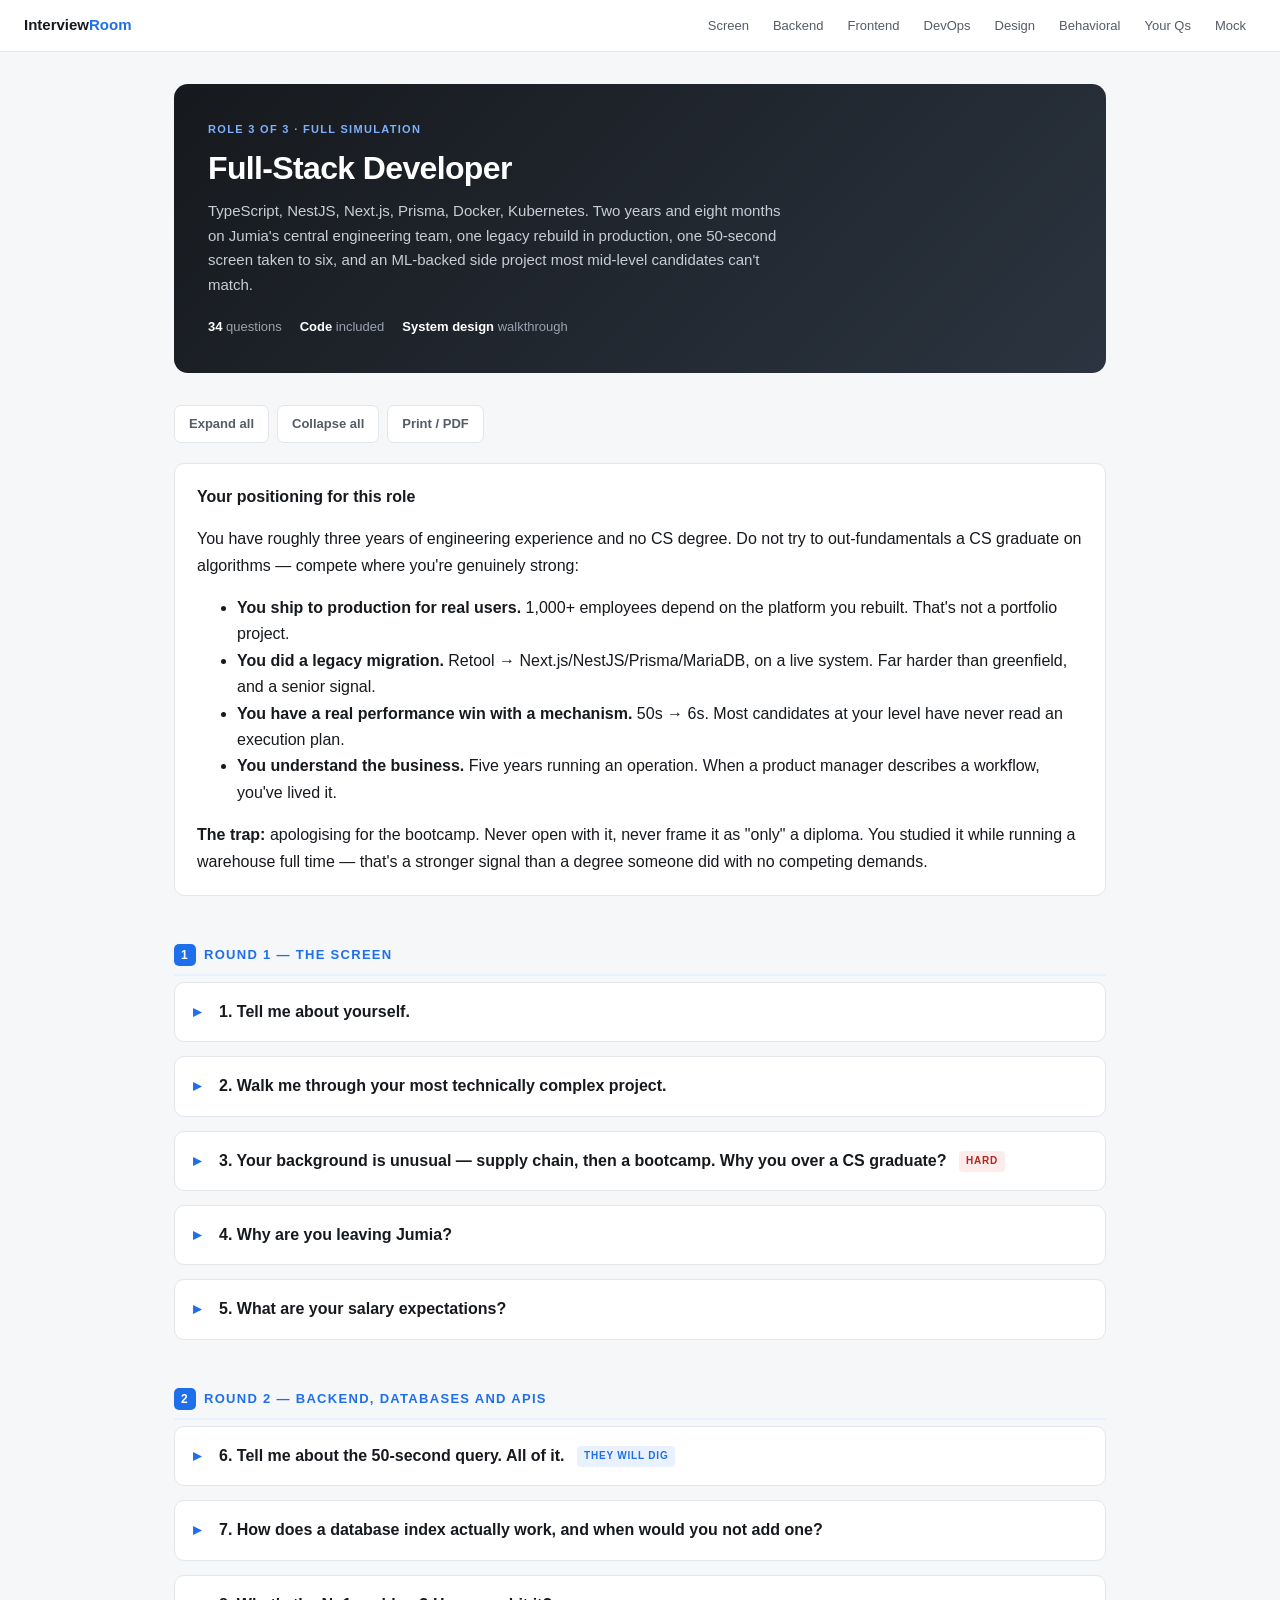
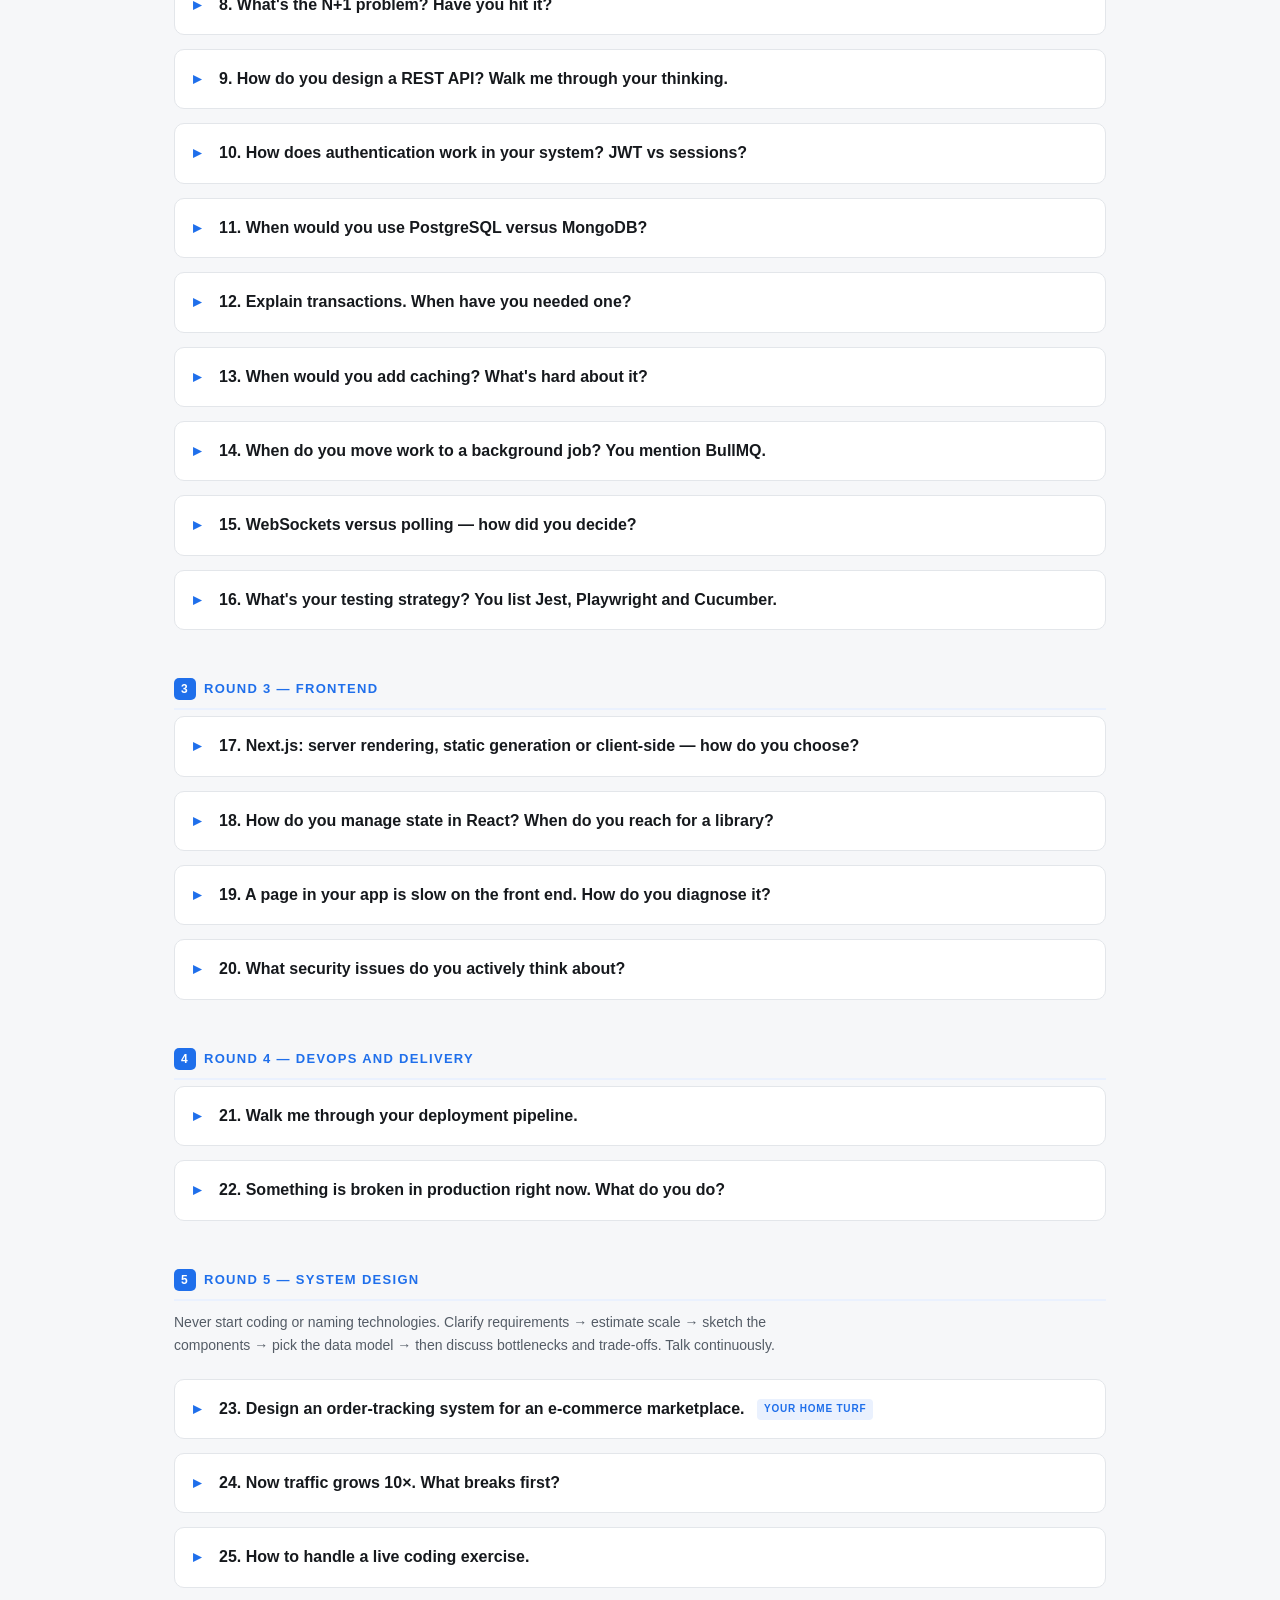
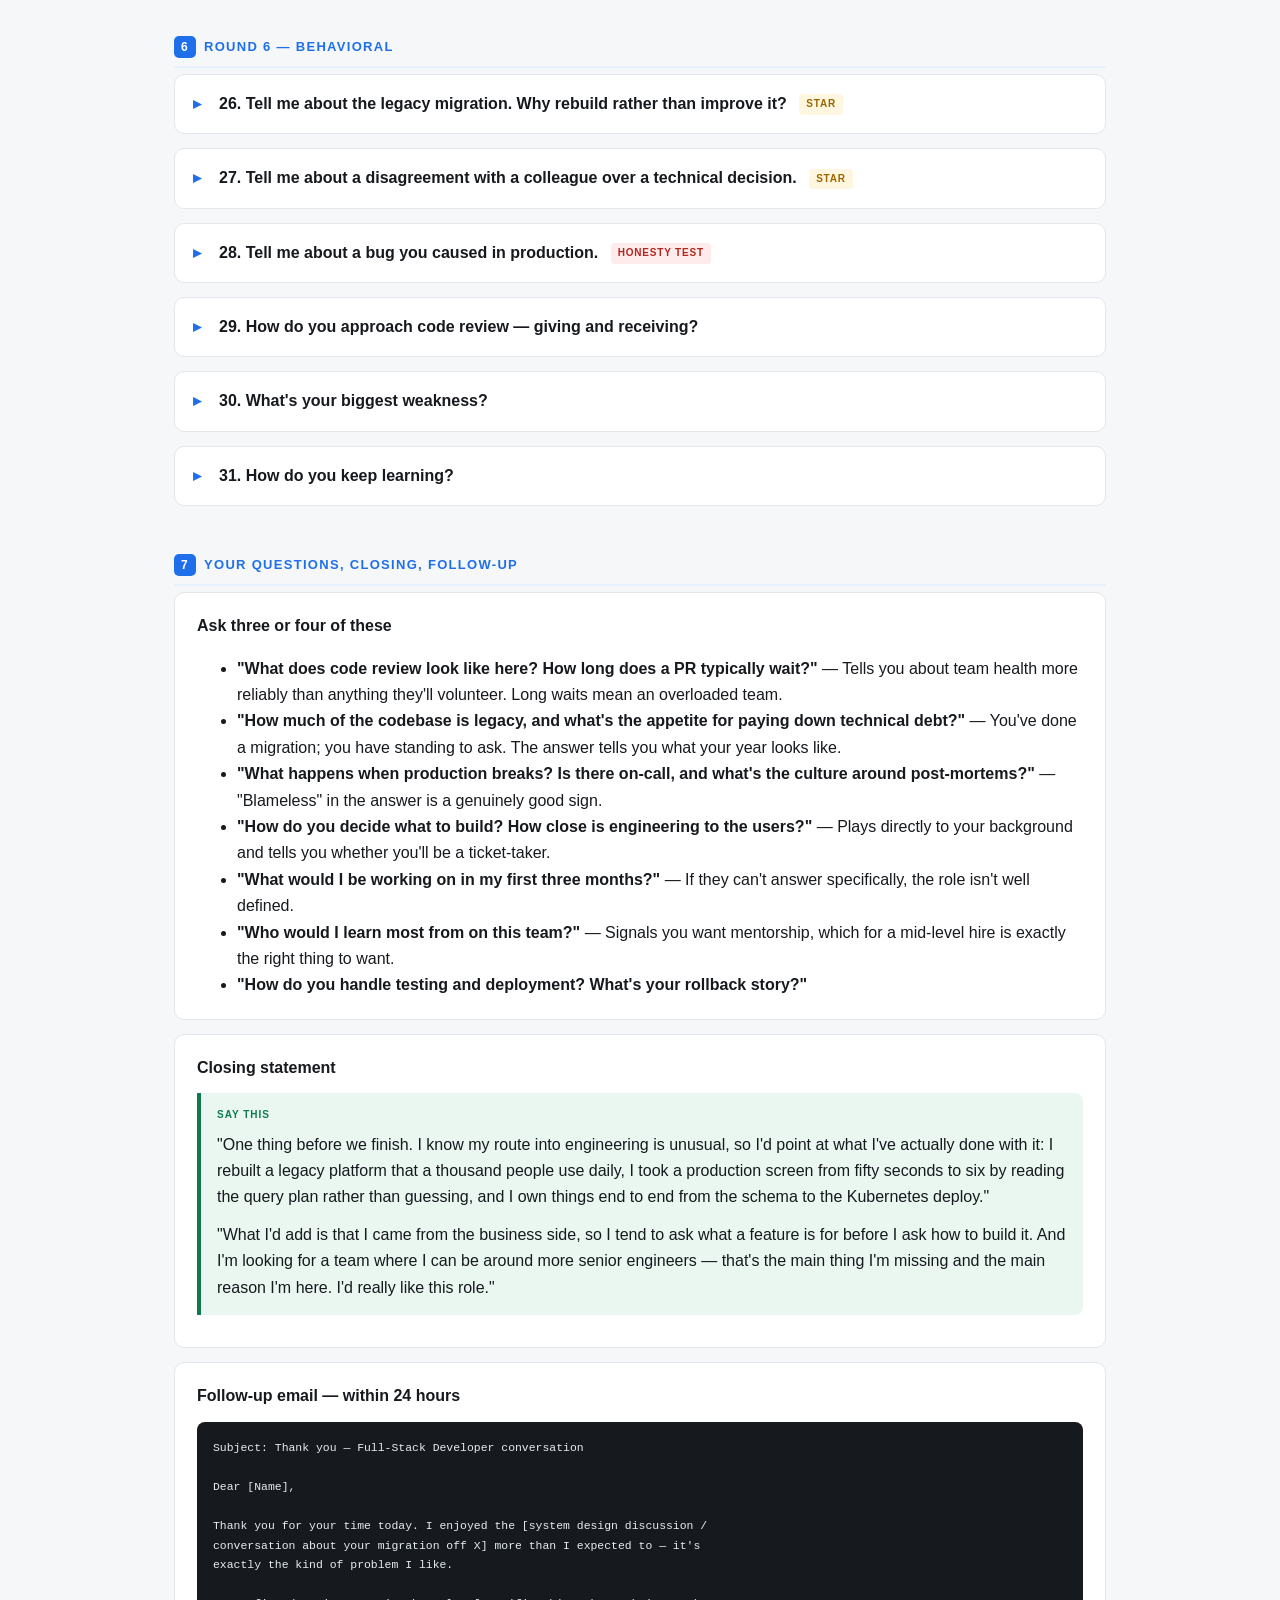
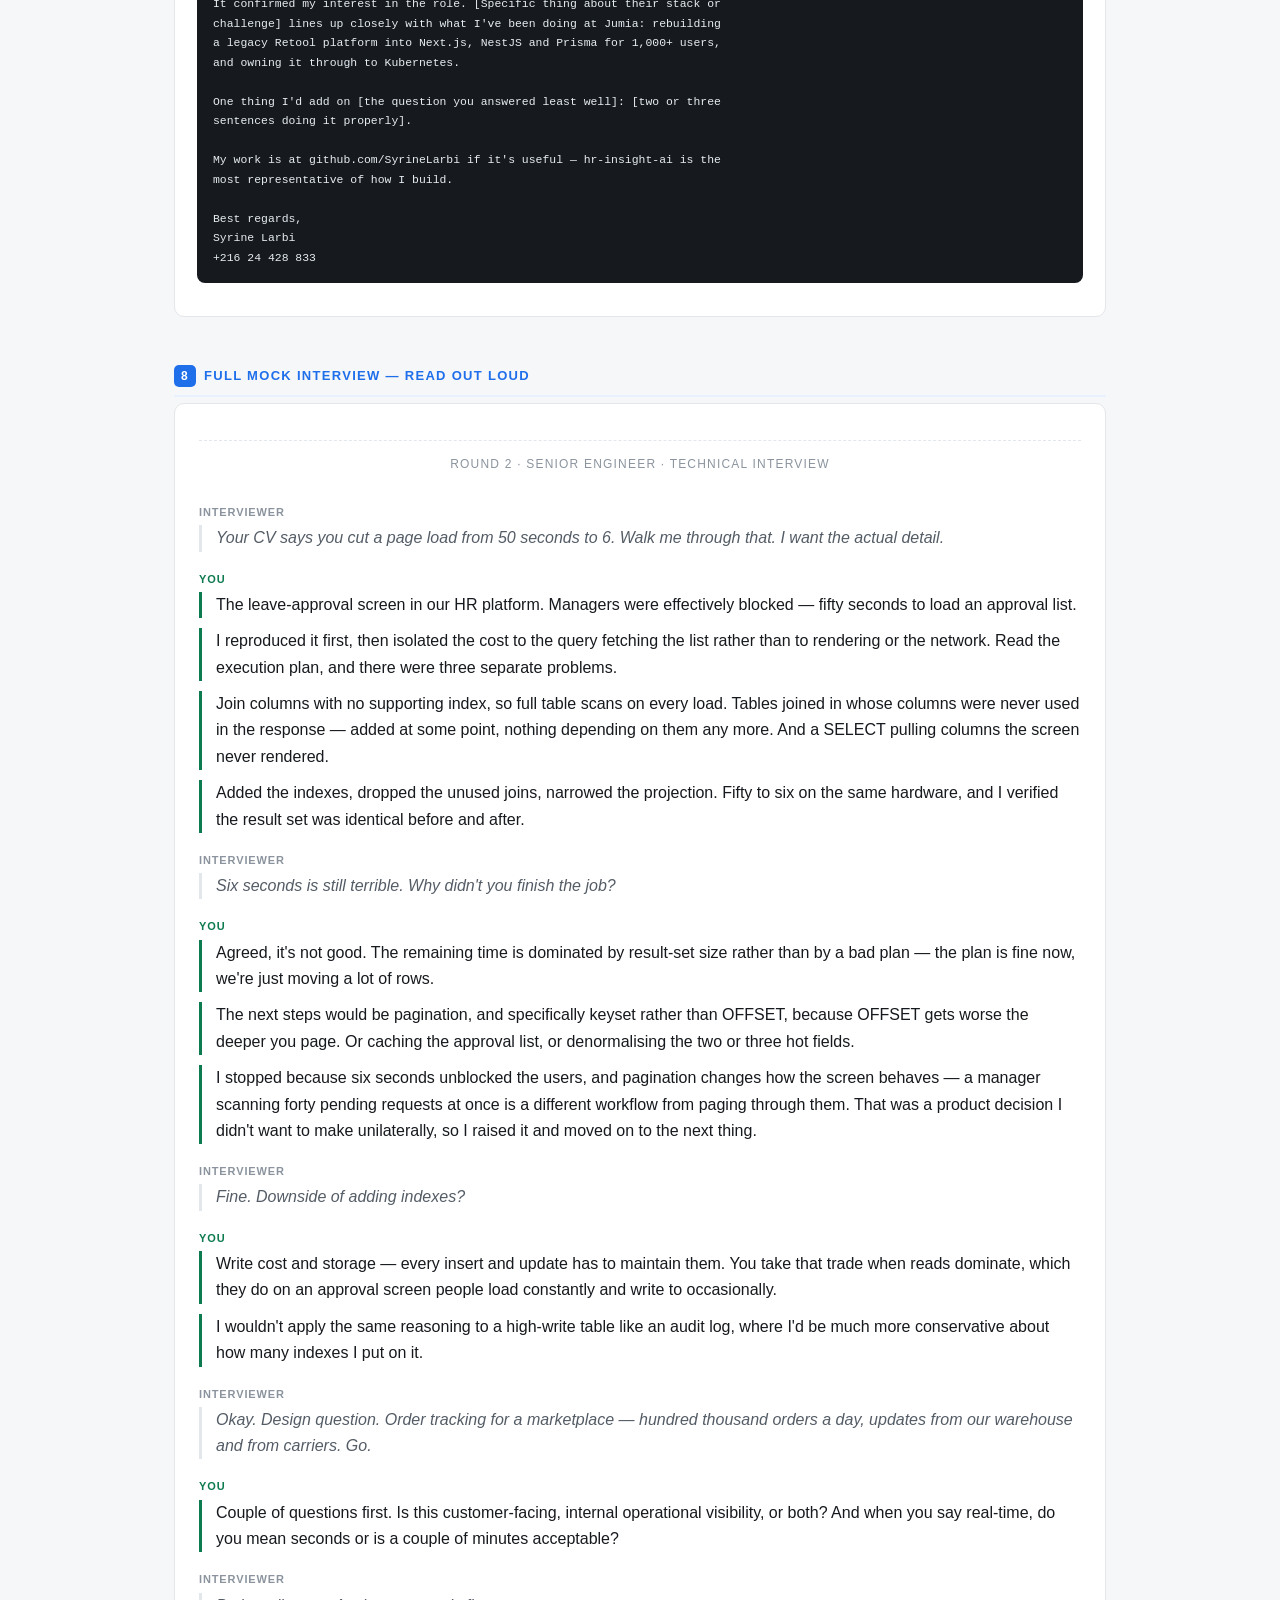
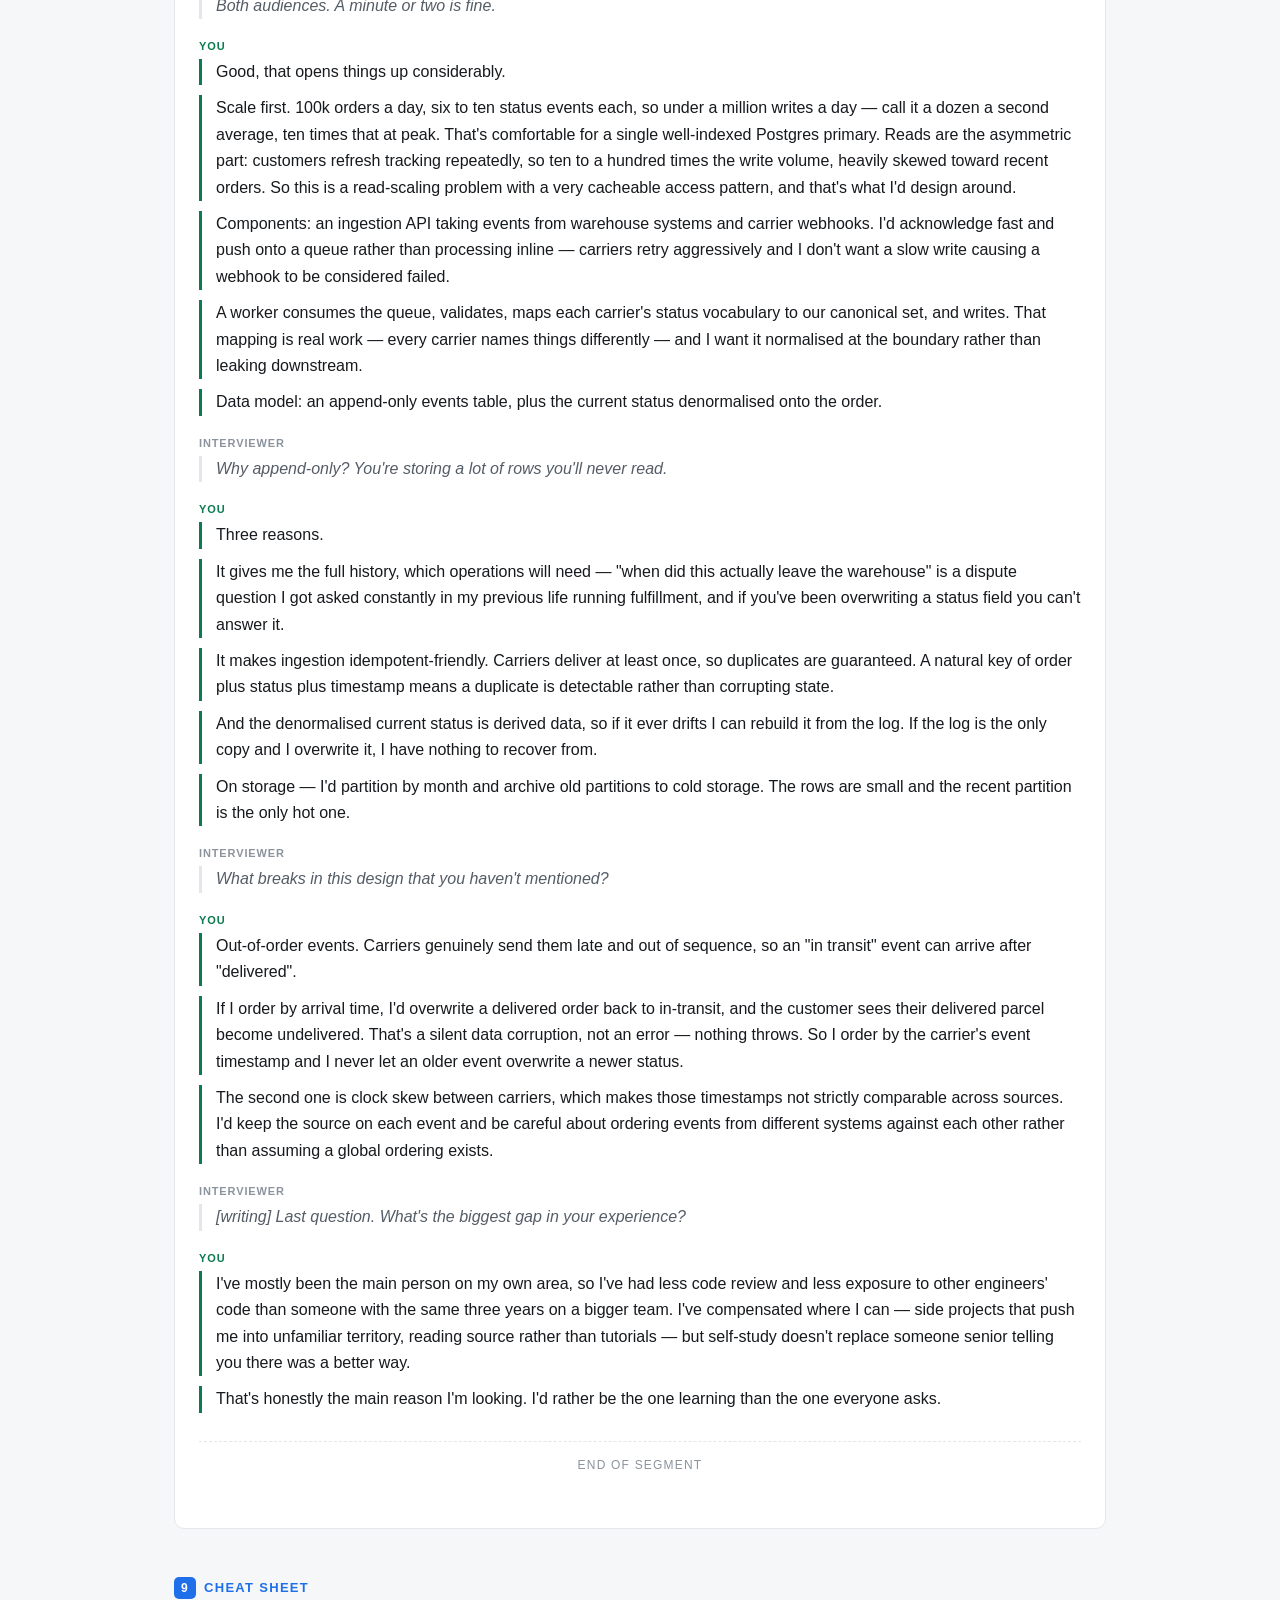
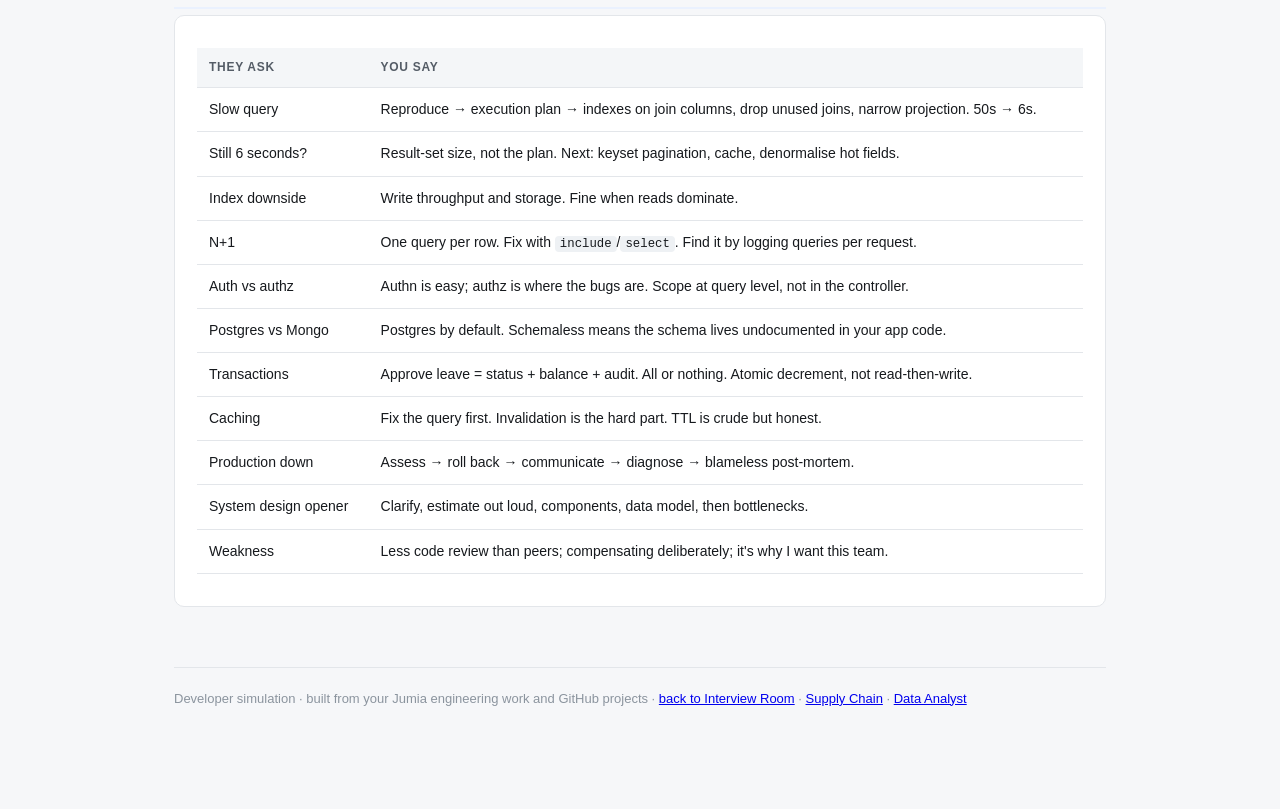
<file: developer.html>
<!DOCTYPE html>
<html lang="en">
<head>
<meta charset="utf-8">
<meta name="viewport" content="width=device-width, initial-scale=1">
<title>Developer Interview</title>
<link rel="stylesheet" href="style.css">
</head>
<body>

<div class="topbar">
  <a class="home" href="index.html">Interview<span>Room</span></a>
  <nav>
    <a href="#r1">Screen</a>
    <a href="#r2">Backend</a>
    <a href="#r3">Frontend</a>
    <a href="#r4">DevOps</a>
    <a href="#r5">Design</a>
    <a href="#r6">Behavioral</a>
    <a href="#r7">Your Qs</a>
    <a href="#r8">Mock</a>
  </nav>
</div>

<div class="wrap">

  <div class="hero">
    <p class="kicker">Role 3 of 3 · Full simulation</p>
    <h1>Full-Stack Developer</h1>
    <p>TypeScript, NestJS, Next.js, Prisma, Docker, Kubernetes. Two years and eight months on Jumia's central
    engineering team, one legacy rebuild in production, one 50-second screen taken to six, and an ML-backed
    side project most mid-level candidates can't match.</p>
    <div class="meta">
      <span><b>34</b> questions</span>
      <span><b>Code</b> included</span>
      <span><b>System design</b> walkthrough</span>
    </div>
  </div>

  <div class="tools">
    <button data-action="expand">Expand all</button>
    <button data-action="collapse">Collapse all</button>
    <button data-action="print">Print / PDF</button>
  </div>

  <div class="card">
    <h3>Your positioning for this role</h3>
    <p>You have roughly three years of engineering experience and no CS degree. Do not try to out-fundamentals a
    CS graduate on algorithms — compete where you're genuinely strong:</p>
    <ul>
      <li><b>You ship to production for real users.</b> 1,000+ employees depend on the platform you rebuilt.
      That's not a portfolio project.</li>
      <li><b>You did a legacy migration.</b> Retool → Next.js/NestJS/Prisma/MariaDB, on a live system. Far
      harder than greenfield, and a senior signal.</li>
      <li><b>You have a real performance win with a mechanism.</b> 50s → 6s. Most candidates at your level have
      never read an execution plan.</li>
      <li><b>You understand the business.</b> Five years running an operation. When a product manager describes
      a workflow, you've lived it.</li>
    </ul>
    <p><b>The trap:</b> apologising for the bootcamp. Never open with it, never frame it as "only" a diploma.
    You studied it while running a warehouse full time — that's a stronger signal than a degree someone did with
    no competing demands.</p>
  </div>

  <!-- ===================== ROUND 1 ===================== -->
  <h2 id="r1"><span class="num">1</span>Round 1 — The screen</h2>

  <details class="q" id="dv1">
    <summary>1. Tell me about yourself.</summary>
    <div class="body">
      <div class="say">
        <span class="label">Say this</span>
        <p>"I'm a full-stack developer with about three years building production TypeScript systems on Jumia's
        central engineering team — Next.js on the front, NestJS and Prisma on the back, Postgres and MariaDB
        underneath."</p>
        <p>"The main thing I've worked on is Jumia's internal HR platform. It started as a Retool low-code app
        and I rebuilt it as a real Next.js, NestJS, Prisma and MariaDB application serving over a thousand
        employees — leave management, performance reviews, headcount reporting, exit interviews, all integrated
        with Okta SSO. That's a live-system migration rather than a greenfield build, so a lot of the work was
        doing it without breaking things people used daily."</p>
        <p>"The piece I'd point to is a performance fix. The production leave-approval screen was taking about
        fifty seconds to load and managers were effectively blocked. I traced it to the approval-list query,
        read the execution plan, and found three problems: join columns with no index forcing full scans,
        tables joined in whose columns were never used in the response, and a SELECT pulling fields the screen
        didn't render. Fixed all three — fifty seconds to six, same hardware, identical result set."</p>
        <p>"I own things end to end: API design, data modeling, the Playwright and Cucumber test suites, Docker,
        and shipping through GitHub Actions to Kubernetes. Outside work I built an attrition-prediction platform
        with an XGBoost model served through FastAPI behind a NestJS API."</p>
        <p>"And my route in is unusual — I spent five years as a supply chain manager at Jumia first, studying
        a full-stack diploma evenings and weekends alongside the job. The way I actually moved across is that
        the central team needed a help centre built for the agents, the dev team had no capacity and it was
        going to sit in the backlog, so I offered to build it. When it shipped they proposed I join the team.
        So I came into engineering from the business side, and I tend to understand what I'm building
        for."</p>
      </div>
      <div class="why">
        <b>Why this works:</b> stack in sentence one, the flagship project with the hard part named (live
        migration), the metric with its mechanism, breadth, then the differentiator last as a positive. About
        95 seconds — trim the ML project if you're running long.
      </div>
    </div>
  </details>

  <details class="q" id="dv2">
    <summary>2. Walk me through your most technically complex project.</summary>
    <div class="body">
      <div class="say">
        <span class="label">Say this — HR Insight AI</span>
        <p>"HR Insight AI. It predicts employee attrition — who's likely to leave, why, and what retention would
        cost. I built it because I'd worked on HR systems and everyone had the data and nobody could act on
        it."</p>
        <p>"<b>Architecture.</b> Three services. A NestJS API as the system of record with Postgres and Prisma.
        A separate Python FastAPI service serving an XGBoost model. And a Next.js dashboard. The reason the
        model lives in its own service rather than in the Node process is that they have completely different
        lifecycles — the model gets retrained and redeployed on its own schedule, it has Python dependencies I
        don't want anywhere near the API, and if inference is slow or down I want the rest of the platform to
        keep working."</p>
        <p>"<b>The hardest part</b> was report generation. It's a six-stage pipeline — fetch, feature-build,
        inference, aggregate, LLM summary, render — and it takes long enough that a request/response call
        would time out and the user would stare at a spinner with no idea whether it was working. So I stream
        live progress to the client over WebSocket, stage by stage. That changes the perceived experience
        completely, and it also means a failure tells you <i>which stage</i> failed rather than just
        failing."</p>
        <p>"<b>The part I'm most careful about</b> is the RBAC. Four roles — Admin, HR Manager, Team Manager,
        Viewer — and I enforce it at the query level, not in the controller. A team manager literally cannot
        construct a query that returns another team's data, because the scope is applied when the query is
        built. Checking permissions in the controller and then running an unscoped query is how data leaks
        happen: one forgotten check and the whole thing is exposed. Every mutating action is also audit-logged
        with actor, entity and IP."</p>
        <p>"There's also a what-if simulation mode — HR can model the attrition impact of changing engagement,
        overtime, pay or promotion cadence — plus per-team analytics, a cross-team heatmap, PDF export, and deep
        health probes for the database, the ML service and the LLM separately, so I know which dependency is
        down rather than just that something is."</p>
      </div>
      <div class="followup">
        <b>Expect these:</b>
        <ul>
          <li><i>"Why XGBoost and not a neural network?"</i> → "Tabular data with modest row counts — gradient
          boosting outperforms deep learning on that shape of problem, trains in seconds, and gives me feature
          importance, which matters because HR needs to know <i>why</i> someone's flagged. An unexplainable
          attrition score is useless in that context, and possibly unethical."</li>
          <li><i>"How do you know the model is any good?"</i> → Be honest: "I evaluate on a held-out set and I
          care more about recall than raw accuracy, since missing someone who leaves costs more than a false
          alarm. I'd also say the class imbalance is real and it's the thing I'd want to keep working on."</li>
          <li><i>"What would you do differently?"</i> → "Version the model and store which version produced each
          prediction. Right now a prediction from three months ago isn't reproducible, and for anything
          affecting people's careers it should be."</li>
        </ul>
      </div>
    </div>
  </details>

  <details class="q" id="dv3">
    <summary>3. Your background is unusual — supply chain, then a bootcamp. Why you over a CS graduate? <span class="tag hard">Hard</span></summary>
    <div class="body">
      <div class="say">
        <span class="label">Say this</span>
        <p>"I'd give you three reasons, and I'd concede one thing."</p>
        <p>"First, I've shipped and maintained production software that real people depend on daily. A thousand
        employees use the platform I rebuilt to request leave and run performance reviews. That's different
        from coursework — I've had to migrate a live system without breaking it, debug something under
        pressure at nine in the morning when the approval screen is down, and live with my own design decisions
        for two years."</p>
        <p>"Second, I understand why software gets built. I spent five years running an operation and being the
        user of badly designed internal tools. When a product manager describes a workflow, I've usually lived
        some version of it — so I ask the question that stops us building the wrong thing, which in my
        experience saves more time than any amount of algorithmic skill."</p>
        <p>"Third, I learned this while working full time managing a warehouse — evenings and weekends for a
        year — and the first thing I shipped was a real internal application the dev team didn't have capacity
        to build. That's how I got offered the engineering role in the first place, rather than applying for
        it. Whatever your stack is, I'll learn it; I've already proved I can do that under much worse
        conditions than a normal onboarding."</p>
        <p>"The concession: a CS graduate will have deeper formal grounding in algorithms and complexity theory
        than I do. I've closed a lot of that gap deliberately and I keep working on it, but I'm not going to
        claim parity on something I learned on the job. What I'd say is that in three years of production work,
        the problems I've actually had to solve have been about data modeling, query performance, API design
        and system boundaries — and those I'm strong on."</p>
      </div>
      <div class="why">
        <b>Why this works:</b> three concrete claims and one honest concession. The concession is what makes
        the three claims believable — and it lets you redirect to the ground where you genuinely win.
      </div>
    </div>
  </details>

  <details class="q" id="dv4">
    <summary>4. Why are you leaving Jumia?</summary>
    <div class="body">
      <div class="say">
        <span class="label">Say this</span>
        <p>"I've been there seven years across two careers and it's been a genuinely good place to grow — they
        backed an internal move from operations into engineering, which not many companies would do."</p>
        <p>"What I want next is technical depth I can't get where I am. I've been mostly the owner of internal
        HR tooling, which means I've had good breadth — front end, API, data modeling, CI/CD — but I've been
        the main person on my area rather than working alongside more senior engineers. I want a team where I'm
        not the most experienced person in the room on my own codebase, with real code review and people to
        learn from."</p>
        <p>"<span class="fill">[If relevant]</span> I'm also interested in working at a different scale —
        internal tooling for a thousand users is a different set of problems from
        <span class="fill">[customer-facing scale / the domain they work in]</span>, and I want that
        exposure."</p>
      </div>
      <div class="why">
        <b>Why this works:</b> "I want to be around more senior engineers" is one of the strongest reasons a
        mid-level developer can give. It's honest, it flatters the team you're joining, and it signals you'll
        take mentorship rather than resist it.
      </div>
    </div>
  </details>

  <details class="q" id="dv5">
    <summary>5. What are your salary expectations?</summary>
    <div class="body">
      <div class="say">
        <span class="label">Deflect</span>
        <p>"I'd like to understand the level first — whether you're hiring at mid or senior, and what the
        ownership looks like. Do you have a band for the role?"</p>
      </div>
      <div class="say">
        <span class="label">If pressed</span>
        <p>"For a full-stack role at this level I'm looking at <span class="fill">[X] to [Y]</span>. I'd weight
        toward the upper end given I cover both front and back end plus the CI/CD and testing side rather than
        needing a separate specialist. But scope and team matter more to me than the last few percent — where
        does that sit for you?"</p>
      </div>
      <div class="followup">
        <b>If remote and international:</b> be clear early that you're in Tunis and the currency/arrangement
        matters. "I'm based in Tunis and open to full remote — is the band quoted for my location or is it a
        global rate?" Getting that mismatch out in round one saves everyone a wasted process.
      </div>
    </div>
  </details>

  <!-- ===================== ROUND 2 ===================== -->
  <h2 id="r2"><span class="num">2</span>Round 2 — Backend, databases and APIs</h2>

  <details class="q" id="dv6">
    <summary>6. Tell me about the 50-second query. All of it. <span class="tag">They will dig</span></summary>
    <div class="body">
      <p><b>Know this cold.</b> It's the strongest thing on your CV, so it gets the most scrutiny. Vagueness
      here reads as "I read about this" and undoes the whole claim.</p>
      <div class="say">
        <span class="label">Say this</span>
        <p>"The leave-approval screen in the production HR platform was taking about fifty seconds to load.
        Managers were effectively blocked from approving leave."</p>
        <p>"I reproduced it first, then isolated the cost to the query fetching the approval list — not the
        rendering, not the network. Then I read the execution plan, and there were three separate problems
        rather than one."</p>
        <p>"One: the join columns had no supporting index, so it was doing full table scans on every load.
        Two: there were tables joined in whose columns were never actually used in the response — they'd been
        added at some point and nothing depended on them any more, but every one was still being joined. Three:
        the SELECT was pulling columns the screen never rendered, so we were moving data nobody looked at."</p>
        <p>"I added indexes on the join columns, dropped the unused joins, and narrowed the projection to what
        the screen actually displays. Fifty seconds to six on the same hardware — about eight times faster. I
        verified the result set was identical before and after, same rows, before shipping it."</p>
      </div>
      <div class="followup">
        <b>The four follow-ups you will get:</b>
        <ul>
          <li><b>"Why is it still six seconds?"</b> — the one they're really waiting for. <i>"Because the
          remaining time is dominated by result-set size, not by a bad plan. The next steps would be pagination
          — keyset rather than OFFSET, since OFFSET degrades the deeper you page — caching the approval list,
          or denormalising the two or three hot fields. I stopped because six seconds unblocked the users and
          pagination was a product decision I didn't own alone."</i></li>
          <li><b>"What's the downside of adding indexes?"</b> — <i>"They cost write throughput and storage —
          every insert and update maintains them. You take that trade when reads dominate, which they do on an
          approval screen that's loaded constantly and written to occasionally. I wouldn't add them the same way
          to a high-write audit table."</i></li>
          <li><b>"How did you know which index?"</b> — <i>"From the plan: the columns in the join predicates
          that were driving the sequential scans. Composite where the query filtered and joined on more than
          one column, with the more selective column first."</i></li>
          <li><b>"Did it change behaviour?"</b> — <i>"No. Same rows, verified against the previous output."</i></li>
        </ul>
      </div>
    </div>
  </details>

  <details class="q" id="dv7">
    <summary>7. How does a database index actually work, and when would you not add one?</summary>
    <div class="body">
      <div class="say">
        <span class="label">Say this</span>
        <p>"A B-tree index is a sorted structure that lets the database find rows by a column's value without
        scanning the table — logarithmic lookup instead of linear. The trade is that it's a second structure the
        database has to keep in sync, so every insert, update and delete on that column costs more, and it uses
        storage."</p>
        <p>"Where I add them: columns in WHERE clauses, join columns, foreign keys, and anything you frequently
        ORDER BY. Composite indexes when you filter on multiple columns together — and there the order matters,
        because a composite index on (a, b) helps a query filtering on a, or on a and b, but generally not one
        filtering on b alone. That's the leftmost-prefix rule and it's the thing people most often get wrong."</p>
        <p>"Where I wouldn't: on a low-cardinality column like a boolean or a status with three values, because
        the index doesn't narrow much and the planner will often ignore it anyway. On a table that's
        write-heavy and rarely queried that way. And I wouldn't add indexes speculatively — every index is
        permanent write cost paid for a read benefit you might not be getting. I'd rather measure with the query
        plan first."</p>
        <p>"One thing I'd add from experience: an index doesn't help if the query can't use it. Wrapping the
        column in a function — <code>WHERE DATE(created_at) = ...</code> — usually defeats it, because the
        database can't match the expression to the indexed value. You rewrite it as a range on the raw column
        instead."</p>
      </div>
      <div class="why">
        <b>Why this works:</b> the leftmost-prefix rule and the function-defeats-the-index point are both things
        people learn by being burned, not by reading. They're short and they prove the experience is real.
      </div>
    </div>
  </details>

  <details class="q" id="dv8">
    <summary>8. What's the N+1 problem? Have you hit it?</summary>
    <div class="body">
      <div class="say">
        <span class="label">Say this</span>
        <p>"It's when you run one query to fetch a list, then one more query per item in that list to fetch a
        relation — so a hundred rows becomes a hundred and one round trips. It's the classic ORM performance
        bug, and it's insidious because it's invisible on a dev machine with ten rows and catastrophic in
        production with ten thousand."</p>
        <p>"In Prisma the fix is usually <code>include</code> or <code>select</code> on the relation, so it
        becomes one query with a join, or a batched second query instead of N. In a resolver-style API you'd
        use a dataloader to batch the lookups per request."</p>
        <p>"I've hit it, and what I'd emphasise is how I found it: it doesn't show up as an error, it shows up
        as a page that's fine in dev and slow in production. So the habit that actually matters is logging
        queries per request in development. If a single endpoint fires forty queries, something is looping."</p>
      </div>
      <pre><code>// N+1 — one query for leaves, then one per leave for the employee
const leaves = await prisma.leaveRequest.findMany({ where: { status: 'PENDING' } });
for (const leave of leaves) {
  leave.employee = await prisma.employee.findUnique({ where: { id: leave.employeeId } });
}

// Fixed — the relation is fetched with the list, and only the fields the screen needs
const leaves = await prisma.leaveRequest.findMany({
  where: { status: 'PENDING' },
  select: {
    id: true,
    startDate: true,
    endDate: true,
    employee: { select: { id: true, fullName: true, department: true } },
  },
});</code></pre>
      <div class="why">
        <b>Note the <code>select</code>:</b> pointing out that you fetch only the fields the screen renders ties
        this answer straight back to your 50s→6s story. Interviewers notice consistency like that.
      </div>
    </div>
  </details>

  <details class="q" id="dv9">
    <summary>9. How do you design a REST API? Walk me through your thinking.</summary>
    <div class="body">
      <div class="say">
        <span class="label">Say this</span>
        <p>"I start from the resources and the operations the client actually needs, not from the database
        tables — those are usually similar but not identical, and mapping the API one-to-one onto your schema
        means every schema change becomes a breaking API change."</p>
        <p>"Then the conventions: nouns not verbs, plural collections, nesting only one level deep.
        <code>GET /leave-requests</code>, <code>GET /leave-requests/:id</code>,
        <code>POST /leave-requests</code>, <code>PATCH /leave-requests/:id</code>. Correct status codes — 200,
        201 with a Location header on create, 204 on delete, 400 for a malformed request, 401 unauthenticated,
        403 authenticated but not allowed, 404, 409 for a conflict, 422 for semantically invalid."</p>
        <p>"Things I insist on. Validation at the boundary — in NestJS that's DTOs with class-validator and a
        global validation pipe, so nothing unvalidated reaches a service. Consistent error shape across every
        endpoint, because clients have to handle errors and inconsistency there is how you get defensive junk
        in the front end. Pagination on every collection from day one — a collection endpoint with no
        pagination is a production incident waiting for the data to grow. And versioning, or at least a plan
        for it, before the first external consumer."</p>
        <p>"Two things I'd flag from experience. Non-CRUD actions don't fit neatly — 'approve this leave
        request' isn't really a PATCH. I'd model it as a sub-resource, <code>POST
        /leave-requests/:id/approval</code>, rather than bending the verb, because the action has its own rules
        and its own audit trail."</p>
        <p>"And idempotency on anything that mutates money or state. If the client retries after a timeout, the
        second call must not create a second record. That's an idempotency key on the request, and it's the
        thing most often left out until it causes a duplicate."</p>
      </div>
    </div>
  </details>

  <details class="q" id="dv10">
    <summary>10. How does authentication work in your system? JWT vs sessions?</summary>
    <div class="body">
      <div class="say">
        <span class="label">Say this</span>
        <p>"In the HR platform, authentication is Okta SSO — the identity provider handles login and MFA, and my
        application trusts the token it issues. That's the right call for an internal company-wide tool: I don't
        want to own password storage or reset flows for a thousand employees, and it means access is revoked
        centrally the day someone leaves."</p>
        <p>"On JWT versus sessions generally — the real trade is revocation. A session is server-side state, so
        you delete it and the user is out immediately. A JWT is self-contained and stateless, which scales
        nicely, but you can't un-issue it: if it's valid for an hour, it's valid for an hour even if you've
        just disabled the account. The usual compromise is short-lived access tokens with a refresh token you
        <i>can</i> revoke, which gives you most of the scalability and caps the exposure window."</p>
        <p>"Storage matters too. Putting a JWT in localStorage means any XSS on your site can read it. An
        httpOnly cookie can't be read by JavaScript, but then you need CSRF protection. Neither is free — you
        pick which attack you'd rather defend against, and I'd generally take httpOnly cookies plus SameSite."</p>
        <p>"On authorisation, which is the part that actually matters — I enforce RBAC at the query level rather
        than in the controller. In HR Insight AI there are four roles and the scope is applied when the query is
        built, so a team manager can't construct a request that returns another team's data. Checking in the
        controller and then running an unscoped query works right up until someone adds an endpoint and forgets
        the check."</p>
      </div>
      <div class="why">
        <b>Why this works:</b> the "authentication is easy, authorisation is where the bugs are" instinct, plus
        naming the localStorage/cookie trade honestly rather than reciting one as correct, is exactly the
        security maturity interviewers probe for.
      </div>
    </div>
  </details>

  <details class="q" id="dv11">
    <summary>11. When would you use PostgreSQL versus MongoDB?</summary>
    <div class="body">
      <div class="say">
        <span class="label">Say this</span>
        <p>"My default is Postgres, and I'd want a specific reason to move off it."</p>
        <p>"Relational fits when your data has relationships you'll query across — which is almost always true
        in business software. Employees, leave requests, approvals, teams: everything is joins. You get
        transactional integrity, foreign keys that actually prevent orphaned rows, and a query planner that's
        had thirty years of work put into it. And crucially you can ask questions of the data you didn't
        anticipate when you designed it, which is exactly what happens with any system that lives more than a
        year."</p>
        <p>"I'd reach for a document store when documents are genuinely self-contained and the shape varies —
        event payloads, flexible content, third-party responses I don't control the schema of. Or when I
        genuinely need horizontal write scaling beyond what a single relational primary handles, though that's
        a much rarer situation than people assume when they choose it."</p>
        <p>"I've used MongoDB, and honestly the lesson I took is that schemaless doesn't mean no schema — it
        means the schema lives in your application code, undocumented, in several versions at once. You end up
        writing the validation and the migration logic yourself, badly. Postgres also does JSONB well, so you
        can have a schema for the structured part and flexibility for the part that varies, which covers most
        of the actual use case."</p>
      </div>
    </div>
  </details>

  <details class="q" id="dv12">
    <summary>12. Explain transactions. When have you needed one?</summary>
    <div class="body">
      <div class="say">
        <span class="label">Say this</span>
        <p>"A transaction groups operations so they all succeed or all roll back — the database never ends up in
        a half-applied state. ACID is atomicity, consistency, isolation, durability; the two I actually think
        about day to day are atomicity and isolation."</p>
        <p>"A concrete case from the HR platform: approving a leave request isn't one write. You update the
        request status, decrement the employee's leave balance, and write an audit record. If the balance
        update succeeds and the status update fails, you've deducted someone's leave without granting it —
        which is exactly the kind of bug that's discovered three months later by a very annoyed employee. So
        those go in a transaction."</p>
        <p>"In Prisma that's <code>prisma.$transaction</code> with an interactive callback, so all three writes
        share the same client and commit or roll back together."</p>
        <p>"Isolation is the subtler part. Two managers approving concurrently, or a read-then-write on a
        balance, can produce a lost update — both read 10, both write 9, and one approval vanishes. The fix is
        either an atomic operation in the database — <code>decrement</code> rather than read-modify-write — or
        explicit locking, or optimistic concurrency with a version column. I'd prefer the atomic decrement where
        the operation allows it, because it's the simplest and it can't be forgotten."</p>
      </div>
      <pre><code>await prisma.$transaction(async (tx) => {
  await tx.leaveRequest.update({
    where: { id: requestId },
    data:  { status: 'APPROVED', approvedById: approverId },
  });

  // atomic decrement — not read-then-write, so concurrent approvals can't lose an update
  await tx.leaveBalance.update({
    where: { employeeId_year: { employeeId, year } },
    data:  { remainingDays: { decrement: days } },
  });

  await tx.auditLog.create({
    data: { actorId: approverId, entity: 'LeaveRequest', entityId: requestId, action: 'APPROVE' },
  });
});</code></pre>
    </div>
  </details>

  <details class="q" id="dv13">
    <summary>13. When would you add caching? What's hard about it?</summary>
    <div class="body">
      <div class="say">
        <span class="label">Say this</span>
        <p>"I'd treat caching as a later resort rather than a first response, because it hides problems rather
        than fixing them. On the 50-second query, caching would have masked a bad query plan and left the
        underlying cost in place for the next person. I fixed the query first — that's the right order."</p>
        <p>"Where caching genuinely earns its place: expensive computations that are read far more often than
        they change, data from a slow external service, and anything where slightly stale is acceptable —
        reference data, aggregate dashboards, config."</p>
        <p>"The hard part is always invalidation, and specifically knowing every path that can change the
        underlying data. Time-based expiry is crude but it's honest — you're explicitly accepting staleness up
        to the TTL, and it can't be wrong in a way you didn't anticipate. Event-based invalidation is correct
        when it works and fails silently when someone adds a new write path and forgets to invalidate. I'd
        lean on TTL for anything where a short staleness window is tolerable, and reserve explicit invalidation
        for the cases where it isn't."</p>
        <p>"I'd also warn about caching per-user data with a key that isn't properly scoped — that's how you
        serve one user another user's dashboard, and it's a much worse bug than the slowness you were trying to
        fix."</p>
      </div>
    </div>
  </details>

  <details class="q" id="dv14">
    <summary>14. When do you move work to a background job? You mention BullMQ.</summary>
    <div class="body">
      <div class="say">
        <span class="label">Say this</span>
        <p>"Anything the user doesn't need to wait for, and anything that can fail independently of the request.
        Sending emails, generating PDFs, processing uploads, syncing to an external service, scheduled
        reporting."</p>
        <p>"The reasoning is that if I do it inline, three things go wrong: the request is slow, a failure in a
        secondary concern fails the primary action — the leave request didn't get created because the
        notification email bounced, which is absurd — and I have no retry story. A queue gives me all three:
        fast response, isolation, and retry with backoff."</p>
        <p>"BullMQ is Redis-backed, so I get persistence, retries with exponential backoff, delayed jobs, and
        repeatable jobs for scheduled work."</p>
        <p>"Two things I'd insist on. Jobs must be idempotent, because at-least-once delivery means a job can
        run twice — a retry after a timeout where the work actually succeeded. If running it twice sends two
        emails or creates two records, that's a bug waiting for a bad network day. And you need a dead-letter
        path plus monitoring: a queue silently accumulating failed jobs is worse than a loud error, because
        nobody finds out until a user asks where their report went."</p>
      </div>
      <div class="why">
        <b>Why this works:</b> "the leave request failed because the email bounced" is a concrete absurdity that
        makes the principle memorable. Idempotency and dead-lettering are the two things juniors miss.
      </div>
    </div>
  </details>

  <details class="q" id="dv15">
    <summary>15. WebSockets versus polling — how did you decide?</summary>
    <div class="body">
      <div class="say">
        <span class="label">Say this</span>
        <p>"I use WebSockets when the server needs to push without being asked and latency matters. In HR
        Insight AI, report generation is a six-stage pipeline that takes long enough that a plain
        request/response would time out, so I stream stage-by-stage progress to the client over a socket. The
        user sees which stage is running rather than a spinner, and a failure tells them exactly where it
        broke."</p>
        <p>"I wouldn't reach for it by default. Polling is simpler, works through every proxy and load balancer
        without special handling, and needs no reconnection logic. If an update every thirty seconds is fine,
        polling is the right answer and WebSockets are over-engineering."</p>
        <p>"What people underestimate is the operational cost. Sockets are stateful connections, so a client
        reconnecting needs to recover state — which means the progress has to live server-side, not only in the
        socket messages, or a refresh loses everything. And with multiple server instances you need a shared
        adapter, Redis in Socket.IO's case, or a message published on instance A never reaches a client
        connected to instance B. That's a bug that doesn't exist in development with one process and appears
        the moment you scale out."</p>
        <p>"For one-directional server-to-client streaming, server-sent events are also worth considering —
        simpler than WebSockets, works over plain HTTP, and progress updates are exactly that shape. I'd
        consider SSE if I were rebuilding it."</p>
      </div>
    </div>
  </details>

  <details class="q" id="dv16">
    <summary>16. What's your testing strategy? You list Jest, Playwright and Cucumber.</summary>
    <div class="body">
      <div class="say">
        <span class="label">Say this</span>
        <p>"Roughly a pyramid, weighted by where the risk actually is rather than by dogma."</p>
        <p>"<b>Unit tests</b> with Jest for logic with branches — leave-balance calculation, eligibility rules,
        anything with edge cases. Fast, and they're where I want the exhaustive cases: negative values, zero,
        boundaries, dates crossing a year end."</p>
        <p>"<b>Integration tests</b> with Supertest against the API, hitting a real test database rather than
        mocks. These are the ones I trust most, honestly. A heavily mocked unit test verifies that your mocks
        agree with each other — it won't catch a broken Prisma query or a migration that didn't run."</p>
        <p>"<b>End-to-end</b> with Playwright for the critical user journeys only: log in, submit a leave
        request, approve it. Not every screen. E2E tests are slow and flaky in proportion to how many you have,
        and a flaky suite is worse than no suite because people start ignoring failures — which is when a real
        failure gets ignored too."</p>
        <p>"<b>Cucumber</b> on top for BDD-style scenarios where the behaviour needs to be readable by
        non-engineers — HR workflows have rules that come from policy, and having the scenario in language a
        business owner can check is genuinely useful. I'd be honest that Cucumber adds indirection and I'd only
        use it where someone non-technical actually reads it. Otherwise it's ceremony."</p>
        <p>"On coverage as a target — I don't chase a percentage. It's easy to get 90% coverage that asserts
        nothing. I'd rather have thorough tests on the leave-balance logic and the permission checks, and
        nothing on a presentational component."</p>
      </div>
      <div class="why">
        <b>Why this works:</b> criticising a tool you actually use ("Cucumber adds indirection") signals
        judgement rather than tool-collecting. The flaky-E2E point and the coverage-target point are both
        opinions earned from real projects.
      </div>
    </div>
  </details>

  <!-- ===================== ROUND 3 ===================== -->
  <h2 id="r3"><span class="num">3</span>Round 3 — Frontend</h2>

  <details class="q" id="dv17">
    <summary>17. Next.js: server rendering, static generation or client-side — how do you choose?</summary>
    <div class="body">
      <div class="say">
        <span class="label">Say this</span>
        <p>"I choose on two axes: does this content need to be fresh per request, and does it need to be
        indexed or fast on first paint for someone who isn't logged in."</p>
        <p>"<b>Static</b> for content that's the same for everyone and changes rarely — marketing pages, docs.
        It's a file on a CDN, it's as fast as the web gets, and there's nothing to go down."</p>
        <p>"<b>Server-rendered</b> when the content is per-request or personalised and the first paint matters —
        a dashboard where you want data present in the initial HTML rather than a skeleton that fills in."</p>
        <p>"<b>Client-side</b> for anything behind authentication that's highly interactive and where SEO is
        irrelevant. Most of the HR platform is this: it's an internal tool, everyone's logged in, nobody's
        Googling a leave request. Server-rendering it would add complexity for no benefit."</p>
        <p>"In the App Router the practical version is that components are server components by default and I
        add <code>'use client'</code> only where I need state, effects or event handlers — which keeps the
        client bundle smaller by default. Data fetching sits in server components where it can, and I use
        TanStack Query on the client for anything that needs caching, background refetch and optimistic updates.
        That combination is what I'd default to."</p>
        <p>"The mistake I'd flag is server-rendering an authenticated dashboard reflexively because SSR is
        'better'. You pay in complexity and server cost for a benefit that doesn't apply behind a login."</p>
      </div>
    </div>
  </details>

  <details class="q" id="dv18">
    <summary>18. How do you manage state in React? When do you reach for a library?</summary>
    <div class="body">
      <div class="say">
        <span class="label">Say this</span>
        <p>"I start by separating server state from client state, because conflating them is the source of most
        React state complexity."</p>
        <p>"<b>Server state</b> — data that lives in a database and that you're caching in the browser. That's
        TanStack Query's job: caching, deduplication, background refetch, stale-while-revalidate, optimistic
        updates. Putting server data into Redux means hand-writing all of that yourself, badly, which is what
        most 'Redux is bloated' complaints are actually about."</p>
        <p>"<b>Client state</b> — form inputs, which modal is open, a filter selection. Local
        <code>useState</code> first, lifted only as far as it needs to go. Context for genuinely global,
        rarely-changing things like theme or the current user. I'd only reach for a dedicated store if I had
        complex client state shared across distant parts of the tree, and in three years I haven't needed
        it."</p>
        <p>"For forms specifically I use React Hook Form, because uncontrolled inputs avoid a re-render on every
        keystroke and it handles validation cleanly — HR forms get large, and a controlled form of forty fields
        re-rendering on each character is noticeably laggy."</p>
        <p>"The general principle I'd state: most state problems are really 'this state is in the wrong place'
        problems. Adding a library rarely fixes that."</p>
      </div>
    </div>
  </details>

  <details class="q" id="dv19">
    <summary>19. A page in your app is slow on the front end. How do you diagnose it?</summary>
    <div class="body">
      <div class="say">
        <span class="label">Say this</span>
        <p>"Measure before changing anything — the same discipline as the backend query. I'd open the network
        tab and the performance profiler and find out which of three things it is: waiting on the network,
        shipping too much JavaScript, or re-rendering too much."</p>
        <p>"<b>Network</b> — is it one slow request or a waterfall of dependent ones? A waterfall usually means
        components each fetching their own data in sequence, and the fix is to lift the fetch or parallelise.
        And if the payload is huge, that's often the same over-fetching problem I had on the backend: the API
        returning fields the screen never renders."</p>
        <p>"<b>Bundle</b> — check what's actually being shipped. The usual culprits are a heavy date or chart
        library imported wholesale, and components that could be lazily loaded. Route-level code splitting and
        dynamic imports for anything below the fold or behind an interaction."</p>
        <p>"<b>Rendering</b> — the profiler shows which components re-render and why. Usually it's a context
        value or an object/array recreated on every parent render, so everything downstream re-renders. Fixes
        are memoisation, stable keys, splitting a context that's too broad, and virtualising long lists rather
        than rendering two thousand rows."</p>
        <p>"And I'd measure on a realistic device and connection. Everything is fast on a developer laptop on
        office wifi — that's how performance problems survive to production."</p>
      </div>
    </div>
  </details>

  <details class="q" id="dv20">
    <summary>20. What security issues do you actively think about?</summary>
    <div class="body">
      <div class="say">
        <span class="label">Say this</span>
        <p>"Four that I handle deliberately in the code I write."</p>
        <p>"<b>Injection.</b> Parameterised queries always — Prisma handles that for me, but the moment I drop
        to raw SQL I use the parameterised form rather than string interpolation. That's the one place an ORM
        stops protecting you and it's exactly where people get careless."</p>
        <p>"<b>Broken access control</b>, which I'd argue is the most common serious bug in business software.
        Being logged in isn't authorisation. The specific failure is an endpoint that checks the user is
        authenticated and then fetches a record by an ID from the URL without checking the record belongs to
        them. That's why I scope at the query level rather than in the controller — the data access itself
        can't return what you're not allowed to see."</p>
        <p>"<b>XSS.</b> React escapes by default, so the real risk is the escape hatches —
        <code>dangerouslySetInnerHTML</code> and anything rendering user-supplied HTML or markdown. If I have
        to render user HTML, it gets sanitised with a maintained library, not a regex."</p>
        <p>"<b>Secrets and exposure.</b> Nothing in the repo, everything through environment variables and the
        secret store. And on the API side, not leaking internals in error responses — a stack trace in a 500
        tells an attacker your framework, your file layout and sometimes your query."</p>
        <p>"I'd also mention file uploads, since I built the S3 document upload: validate type and size
        server-side rather than trusting the client, never trust the supplied filename, and serve via
        time-limited signed URLs rather than making the bucket public."</p>
      </div>
      <div class="why">
        <b>Why this works:</b> leading with broken access control rather than SQL injection shows you know
        what actually breaks in modern business applications, and it ties back to the RBAC design you already
        described. The file-upload detail proves it's from real work.
      </div>
    </div>
  </details>

  <!-- ===================== ROUND 4 ===================== -->
  <h2 id="r4"><span class="num">4</span>Round 4 — DevOps and delivery</h2>

  <details class="q" id="dv21">
    <summary>21. Walk me through your deployment pipeline.</summary>
    <div class="body">
      <div class="say">
        <span class="label">Say this</span>
        <p>"Push to a branch, open a pull request. GitHub Actions runs on the PR: lint, type-check, unit and
        integration tests, and a build. Nothing merges red. Review, then merge to main, which builds a Docker
        image, tags it, pushes it to the registry, and deploys to Kubernetes."</p>
        <p>"The development environment is dockerised too, and that's deliberate — same base image, same
        service topology locally as in the cluster. It removes the 'works on my machine' class of problem
        almost entirely, and it means a new person is productive on day one instead of spending a day
        installing things."</p>
        <p>"Migrations are the part I'm most careful about, because they're the step that can't easily be rolled
        back. Prisma migrations run as a distinct step, and I write them to be backwards-compatible with the
        currently-running version wherever possible — add a nullable column, deploy code that writes to it,
        backfill, then make it required in a later migration. Dropping a column in the same deploy as the code
        that stopped using it is how you get a broken rollback."</p>
        <p>"On Kubernetes specifically, readiness and liveness probes matter more than people expect — a
        readiness probe that returns healthy before the app can actually serve traffic means the rollout sends
        requests to a pod that isn't ready, and you get errors during every deploy. In HR Insight AI I built
        deep probes that check the database, the ML service and the LLM separately, so I can tell which
        dependency is down instead of just seeing 'unhealthy'."</p>
      </div>
    </div>
  </details>

  <details class="q" id="dv22">
    <summary>22. Something is broken in production right now. What do you do?</summary>
    <div class="body">
      <div class="say">
        <span class="label">Say this</span>
        <p>"Stop the bleeding first, understand it second. Those are different phases and mixing them up costs
        users."</p>
        <p>"<b>Assess.</b> What's the actual impact — is everything down or is one feature degraded, and for how
        many people? That decides urgency and who I wake up."</p>
        <p>"<b>Mitigate.</b> If a recent deploy correlates with the start, roll back first and diagnose
        afterwards. Rolling back is almost always faster than fixing forward under pressure, and a rollback is
        reversible. If it's not a deploy, is there a feature flag I can turn off, or a degraded mode I can put
        it in?"</p>
        <p>"<b>Communicate.</b> Tell people early, even without a cause. 'We're aware, we're on it, next update
        in thirty minutes' stops the flood of duplicate reports and stops someone else starting a parallel
        investigation. This is the step engineers skip and it's the one the business notices most."</p>
        <p>"<b>Diagnose.</b> What changed — deploy, migration, config, a dependency, or traffic? Logs and
        metrics around the start time. The question is always 'what's different now versus an hour ago.'"</p>
        <p>"<b>Then a blameless post-mortem.</b> What happened, why it wasn't caught, and one concrete
        preventive action. And the honest test of whether the process worked: did we find out from monitoring or
        from a user? If a user told us first, then the real action item is the alerting, not the bug."</p>
      </div>
      <div class="why">
        <b>Why this works:</b> "roll back first, diagnose after" and "did we find out from monitoring or from a
        user" are both hallmarks of someone who has actually been on call rather than read about incident
        response.
      </div>
    </div>
  </details>

  <!-- ===================== ROUND 5 ===================== -->
  <h2 id="r5"><span class="num">5</span>Round 5 — System design</h2>
  <p class="section-note">Never start coding or naming technologies. Clarify requirements → estimate scale →
  sketch the components → pick the data model → then discuss bottlenecks and trade-offs. Talk continuously.</p>

  <details class="q" id="dv23">
    <summary>23. Design an order-tracking system for an e-commerce marketplace. <span class="tag">Your home turf</span></summary>
    <div class="body">
      <div class="say">
        <span class="label">Step 1 — clarify (never skip this)</span>
        <p>"Let me check what we're building. Is this customer-facing tracking, internal operational visibility,
        or both? Roughly what order volume — thousands a day or millions? Do status updates come from our own
        warehouse systems, from third-party carriers, or both? And does 'real-time' mean seconds, or is a couple
        of minutes acceptable? That last one changes the architecture more than anything else."</p>
        <p><i>Assume they say: both audiences, ~100k orders/day, mixed internal and carrier sources, minutes is
        fine.</i></p>
      </div>
      <div class="say">
        <span class="label">Step 2 — scale estimate, out loud</span>
        <p>"100,000 orders a day, maybe 6 to 10 status events each — so under a million writes a day, which is
        roughly a dozen writes a second average, call it ten times that at peak. That's comfortably within a
        single well-indexed Postgres primary; I don't need anything exotic for the write path."</p>
        <p>"Reads are the asymmetric part. Customers check tracking repeatedly — that's easily ten to a hundred
        times the write volume, and it's heavily skewed toward recent orders. So this is a read-scaling problem
        with a very cacheable access pattern, and that's what I'd design around."</p>
      </div>
      <div class="say">
        <span class="label">Step 3 — components</span>
        <p>"An <b>ingestion API</b> receiving status events from warehouse systems and carrier webhooks. I'd
        make it accept and acknowledge quickly, pushing the event onto a queue rather than processing inline —
        carriers retry aggressively and will hammer you if you're slow, and I don't want a slow database write
        to cause a carrier to think delivery of the webhook failed."</p>
        <p>"A <b>worker</b> consuming that queue: validate, map the carrier's vocabulary to our canonical status
        set, write the event, update the order's current state. Mapping is a real piece of work here — every
        carrier has different status names and granularity, and you want that normalised at the boundary rather
        than leaking into every downstream consumer."</p>
        <p>"A <b>read API</b> serving tracking, cached aggressively."</p>
        <p>"And a <b>notification path</b> — an event on a status change fanning out to email or push,
        asynchronously, because a notification failure must never affect the tracking record."</p>
      </div>
      <div class="say">
        <span class="label">Step 4 — data model, and the key decision</span>
        <p>"Two tables. An append-only <code>order_status_events</code> table — order id, status, timestamp,
        source, raw payload — and an <code>orders</code> table carrying the current denormalised state."</p>
        <p>"The important choice is that events are immutable and append-only. I never update an event. That
        gives me the full history for free, which operations absolutely will need for disputes — 'when did this
        actually leave the warehouse' is a question I got asked constantly in my supply chain role. And it makes
        the system idempotent-friendly: a duplicate webhook is detectable on a natural key of order plus status
        plus timestamp rather than corrupting state."</p>
        <p>"The denormalised current status on the order is the deliberate redundancy — it means the common read
        doesn't have to scan and sort the event history. It's derived data, so I accept it can drift, and I'd
        be able to rebuild it from the event log if it ever did."</p>
      </div>
      <div class="say">
        <span class="label">Step 5 — the bottleneck and the trade-offs</span>
        <p>"The read path is the bottleneck, and it's very cacheable: cache current status by order ID in Redis
        with a short TTL, invalidated on status change. Recent orders dominate reads, so hit rates should be
        high."</p>
        <p>"Events arriving out of order is the correctness problem people miss — carriers do send them late and
        out of sequence. So I'd order by the carrier's event timestamp, not arrival time, and I wouldn't let an
        older event overwrite a newer status. That's a rule worth stating explicitly because it's a silent data
        corruption otherwise."</p>
        <p>"Duplicates: at-least-once delivery from carriers means the ingestion has to be idempotent. Natural
        key, or an idempotency key where the carrier provides one."</p>
        <p>"On scaling further — the event table grows indefinitely, so partition by month and archive old
        partitions to cold storage. And if read volume outgrew a single database, read replicas before
        anything more dramatic, accepting replication lag on a use case where a few seconds of staleness is
        genuinely fine."</p>
        <p>"What I'd deliberately <i>not</i> do at this scale is reach for microservices or event sourcing as a
        whole architecture. The volume doesn't justify it and it would cost more in operational complexity than
        it returns."</p>
      </div>
      <div class="why">
        <b>Why this works:</b> you clarified, you estimated out loud, you identified the read/write asymmetry
        early and designed for it, you named a subtle correctness bug (out-of-order events) unprompted, and you
        explicitly declined to over-engineer. The supply chain aside about dispute history is a genuine
        advantage — use it.
      </div>
    </div>
  </details>

  <details class="q" id="dv24">
    <summary>24. Now traffic grows 10×. What breaks first?</summary>
    <div class="body">
      <div class="say">
        <span class="label">Say this</span>
        <p>"I'd resist guessing and say what I'd measure — but if I had to predict, in order: the database read
        path, then the write path, then the queue workers."</p>
        <p>"<b>Reads first</b>, because they're already the dominant load. Mitigation in escalating order: make
        sure the cache hit rate is actually good before adding hardware — a 60% hit rate usually means the TTL
        or the key design is wrong, and fixing that is free. Then read replicas. Then reconsider what's being
        queried; often it's one expensive endpoint, not a general capacity problem."</p>
        <p>"<b>Writes second.</b> A hundred-plus writes a second at peak is still fine for Postgres, but index
        maintenance on a fast-growing event table starts to hurt, and this is where I'd re-examine whether every
        index on that table is earning its cost. Partitioning by month helps, because writes concentrate in the
        current partition and its indexes stay smaller."</p>
        <p>"<b>Workers third</b> — they scale horizontally, which is the easy case, as long as the work is
        genuinely idempotent and there's no ordering assumption between workers. Since I made events
        append-only with timestamp-based ordering rather than arrival ordering, that holds."</p>
        <p>"The thing I'd want before any of this is visibility: p95 and p99 latency per endpoint, database
        query time, cache hit rate, queue depth and consumer lag. Scaling without those is guessing, and the
        usual outcome is paying for capacity that doesn't address the actual bottleneck. I'd rather find the one
        slow query — which, from experience, is very often what it really is."</p>
      </div>
      <div class="why">
        <b>The closing line lands</b> because you have a concrete story behind it. "It's very often one slow
        query" from someone who found a 50-second one is a credible claim, not a platitude.
      </div>
    </div>
  </details>

  <details class="q" id="dv25">
    <summary>25. How to handle a live coding exercise.</summary>
    <div class="body">
      <div class="say">
        <span class="label">The protocol — follow it even if you know the answer instantly</span>
        <p><b>1. Restate the problem.</b> "So, given an array of orders, I need to return the top N sellers by
        return rate. Let me check — should ties be broken deterministically, and what do I do with a seller who
        has zero shipments?"</p>
        <p><b>2. Give an example by hand.</b> Work one small case out loud. It catches misunderstandings before
        you've written thirty lines of the wrong thing, and it shows them how you think.</p>
        <p><b>3. State the naive approach, then improve it.</b> "The brute force is nested loops, which is
        O(n²). I can do it in one pass with a map keyed by seller, which is O(n) time and O(k) space where k is
        the number of sellers." Saying this <i>before</i> coding is worth more than silently writing the optimal
        version.</p>
        <p><b>4. Write it, narrating.</b> Talk continuously. "I'm using a Map rather than an object so I don't
        have to worry about prototype keys..." Silence is the single most common way candidates fail a coding
        round with correct code.</p>
        <p><b>5. Test it out loud.</b> Walk through your own example. Then edge cases without being prompted:
        empty input, one element, all identical, nulls. Finding your own bug is a strong positive signal, not a
        negative one.</p>
        <p><b>6. Say the complexity and what you'd change in production.</b> "This is O(n log n) because of the
        sort at the end. In production I'd push this into SQL rather than doing it in the application — the
        database can do the grouping and the ranking far more efficiently, and I wouldn't be loading the whole
        order table into memory."</p>
      </div>
      <div class="followup">
        <b>If you get completely stuck:</b> say so, out loud, with structure. <i>"I'm stuck on how to handle
        the tie case efficiently. Let me talk through what I've considered: I could sort and scan, which is
        O(n log n), or maintain a heap, which is O(n log k). Let me try the simpler one and optimise if there's
        time."</i> Interviewers hire people who get unstuck visibly. They don't hire silence.
      </div>
      <div class="why">
        <b>Your advantage here:</b> you can legitimately steer toward SQL and data modeling, which is where your
        strength is. "I'd do this in the database" is usually the <i>correct</i> production answer, not a dodge
        — just write the in-memory version first, then say it.
      </div>
    </div>
  </details>

  <!-- ===================== ROUND 6 ===================== -->
  <h2 id="r6"><span class="num">6</span>Round 6 — Behavioral</h2>

  <details class="q" id="dv26">
    <summary>26. Tell me about the legacy migration. Why rebuild rather than improve it? <span class="tag star">STAR</span></summary>
    <div class="body">
      <div class="say">
        <span class="label">Say this</span>
        <p><b>Situation.</b> "Jumia's internal HR platform was a Retool app — a low-code tool. It worked for what
        it originally was, but it had grown into the system a thousand employees used for leave, performance
        reviews and headcount reporting, and it had outgrown the tool."</p>
        <p><b>The problem.</b> "The limits were real rather than aesthetic. Business logic was scattered across
        UI components instead of living in one place, so the same rule existed in three versions. There was no
        meaningful test coverage possible. Version control and code review didn't work the way they do for a
        normal codebase. And it couldn't integrate properly with Okta SSO, which mattered because access control
        for an HR system is not optional."</p>
        <p><b>Action.</b> "I rebuilt it as Next.js, NestJS, Prisma and MariaDB. Incrementally, not as a big
        bang — module by module, running alongside the existing app rather than replacing it in one cut. I
        modeled the schema properly first, because the data model was where most of the accumulated mess
        lived."</p>
        <p>"The part I'd emphasise is that I treated the old system as the specification. It encoded years of
        undocumented policy decisions — edge cases in leave accrual, approval chains that varied by department.
        A rewrite that only implements the happy path breaks for exactly the people whose case is unusual, and
        they're the ones who complain loudest and are hardest to placate. So I went looking for those cases
        before I wrote the replacement."</p>
        <p><b>Result.</b> "It's in production serving 1,000+ employees, with Okta SSO, Playwright and Cucumber
        coverage, and a proper CI/CD pipeline to Kubernetes. It's also where the 50-to-6-second fix happened —
        which is only possible because there's now a real query to optimise instead of a generated one."</p>
        <p>"If I did it again, I'd invest earlier in documenting the old behaviour rather than discovering it
        module by module. I found edge cases later than I should have."</p>
      </div>
      <div class="why">
        <b>Why this works:</b> "the old system is the specification" is genuine engineering wisdom about legacy
        migration, and the incremental rather than big-bang choice is what senior engineers listen for. The
        self-critique at the end is specific rather than performative.
      </div>
    </div>
  </details>

  <details class="q" id="dv27">
    <summary>27. Tell me about a disagreement with a colleague over a technical decision. <span class="tag star">STAR</span></summary>
    <div class="body">
      <div class="say">
        <span class="label">Say this — adapt to a real one</span>
        <p><b>Situation.</b> "On the HR platform rebuild there was a push to keep some of the existing structure
        to move faster, where I wanted to remodel the schema properly first. Both positions were reasonable —
        theirs was about delivery date, mine was about the cost of building on a bad foundation."</p>
        <p><b>Task.</b> "Reach a decision that was actually right, without turning it into a standoff or just
        deferring because someone was more senior."</p>
        <p><b>Action.</b> "I stopped arguing in the abstract and made it concrete. I took two specific features
        we had coming and wrote out what each would require under both schemas — the queries, the edge cases,
        the migration risk. That turned 'the model is wrong' from an opinion into a comparison of two pieces of
        work someone could evaluate."</p>
        <p>"I also proposed a middle path rather than insisting on all or nothing: remodel the core entities
        where the pain was concentrated, keep the peripheral structure as it was for now. That got most of the
        benefit without the full cost, and it was a proposal someone could say yes to."</p>
        <p><b>Result.</b> "We did the partial remodel and it was the right call — the later features were
        straightforward on the new core. What I took from it is that technical disagreements go on much longer
        when they're argued at the level of principle. The moment I turned it into 'here's what next quarter
        looks like either way', it resolved in one conversation. And I'd genuinely have gone with their
        approach if the comparison had come out the other way."</p>
      </div>
      <div class="why">
        <b>Why this works:</b> the last sentence is essential. It shows you disagree in order to reach the right
        answer, not to win — which is exactly what a team lead is screening for.
      </div>
    </div>
  </details>

  <details class="q" id="dv28">
    <summary>28. Tell me about a bug you caused in production. <span class="tag hard">Honesty test</span></summary>
    <div class="body">
      <p><b>You must have one.</b> "I've never broken production" means you haven't shipped anything
      meaningful, or you're not being straight. Pick something real, contained, and fixed.</p>
      <div class="say">
        <span class="label">Say this — swap in your real one</span>
        <p><b>Situation.</b> "I shipped a change to <span class="fill">[the leave / approval flow]</span> that
        worked correctly in every case I'd tested and broke for a specific edge case in production — <span
        class="fill">[e.g. a request spanning a year boundary, or an employee with no assigned manager]</span>."</p>
        <p><b>What happened.</b> "A user hit it within a few hours. The failure was contained to that specific
        case rather than breaking the screen for everyone, which was luck as much as design."</p>
        <p><b>Action.</b> "I reverted first and diagnosed after — rolling back is faster than fixing forward
        under pressure and it's reversible. Then I reproduced it locally, wrote a failing test for exactly that
        case, fixed it, and shipped with the test in place."</p>
        <p><b>Result and the real lesson.</b> "Fixed the same day. But the more useful outcome was
        understanding <i>why</i> I missed it: my test data was all well-formed, because I'd generated it myself
        from the happy path. Real HR data has employees with no manager, contracts that started mid-year,
        historic records with fields that didn't exist when they were created. So I changed how I build test
        fixtures — I now seed from realistic shapes including the awkward ones, and when I touch something with
        edge cases I go looking for the weird rows in production data first."</p>
        <p>"That's also a habit from my operations background, honestly. In a warehouse you learn quickly that
        the exception is the thing that costs you, not the normal case."</p>
      </div>
      <div class="why">
        <b>Why this works:</b> the lesson is about a systematic gap in your process, not "I'll be more careful."
        And the closing line connects it to your unusual background in a way that's genuine rather than
        contrived.
      </div>
    </div>
  </details>

  <details class="q" id="dv29">
    <summary>29. How do you approach code review — giving and receiving?</summary>
    <div class="body">
      <div class="say">
        <span class="label">Say this</span>
        <p>"Giving: I separate what's blocking from what's a preference, explicitly, because an unlabelled pile
        of comments is demoralising and slow. I'll write 'blocking:' on a correctness or security issue and
        'nit:' on style, so the author knows what they actually have to address."</p>
        <p>"I comment on the code, never the person — 'this query will N+1 when the list grows' rather than 'you
        should know better'. And I ask rather than assert when I'm unsure: 'what happens here if the array is
        empty?' is better than asserting a bug that might not be one, and it's how I learn the parts of the
        codebase I don't know."</p>
        <p>"What I look for, in order: correctness and edge cases, then security — particularly authorisation,
        since that's the one that's expensive to get wrong — then whether it'll be comprehensible in six
        months, then performance where it plausibly matters. Style is last and mostly should be automated; if
        we're arguing about formatting in a review, the linter config is the problem."</p>
        <p>"Receiving: I try to treat it as free information rather than judgement. If a reviewer misunderstood
        my code, that's usually a signal it needs clarifying, not that they read it carelessly. And when I
        disagree, I'd rather move it to a five-minute conversation than have a comment thread go four levels
        deep — text makes technical disagreement sound sharper than anyone means it."</p>
        <p>"One thing I'd add — I'm coming from a context where I was often the main person on my own codebase,
        so I've had less code review than I'd like. That's genuinely part of why I'm looking to join a bigger
        team."</p>
      </div>
      <div class="why">
        <b>The closing admission is strategic:</b> it turns a real gap in your experience into evidence of
        self-awareness and a reason you want this job. Interviewers reward that far more than a claim of
        expertise they can't verify.
      </div>
    </div>
  </details>

  <details class="q" id="dv30">
    <summary>30. What's your biggest weakness?</summary>
    <div class="body">
      <div class="say">
        <span class="label">Say this</span>
        <p>"I've worked mostly as the main person on my own area, so I've had less exposure to other engineers'
        code and to being reviewed than someone with the same years on a larger team. That shows up as blind
        spots — patterns I've settled into because they worked, without anyone pushing back on whether there
        was a better way."</p>
        <p>"I've tried to compensate deliberately: reading open source in the stack I use, building side
        projects that force me into unfamiliar territory — the ML service in HR Insight AI was partly that —
        and asking for review even when nobody required it."</p>
        <p>"But I'd be honest that it's not fully solved by self-study, and it's one of the main reasons I want
        to join a team where I'm not the most experienced person on my own codebase. I'd rather be the one
        learning than the one everyone asks."</p>
      </div>
      <div class="why">
        <b>Why this works:</b> it's a genuine, verifiable-sounding weakness, you've shown initiative on it, and
        it doubles as your reason for wanting the role. That triple is the strongest structure a weakness answer
        can have.
      </div>
      <div class="dont">
        <b>Don't say</b> "I'm a perfectionist" or "I take on too much." And don't name a weakness that's core to
        the job — "I'm not great at debugging" is disqualifying, not humble.
      </div>
    </div>
  </details>

  <details class="q" id="dv31">
    <summary>31. How do you keep learning?</summary>
    <div class="body">
      <div class="say">
        <span class="label">Say this</span>
        <p>"By building things that force me past what I already know. HR Insight AI is the clearest example —
        I'd never served a machine learning model in production before, so I built the whole thing: feature
        engineering, XGBoost, a FastAPI inference service, streaming a long-running pipeline over WebSocket.
        I learn far better from a project with a real failure mode than from a course."</p>
        <p>"I also deliberately pick up the thing adjacent to what I need rather than only what's required.
        Kubernetes came from wanting to understand what happened after CI handed off the image, not from
        someone assigning it."</p>
        <p>"And I read the documentation and changelogs for the tools I use daily rather than tutorials.
        Tutorials teach you one path; the docs tell you what the tool is actually for and what its limits are.
        Most of what I know about Prisma's query behaviour came from that rather than from a blog post."</p>
      </div>
    </div>
  </details>

  <!-- ===================== ROUND 7 ===================== -->
  <h2 id="r7"><span class="num">7</span>Your questions, closing, follow-up</h2>

  <div class="card">
    <h3>Ask three or four of these</h3>
    <ul>
      <li><b>"What does code review look like here? How long does a PR typically wait?"</b> — Tells you about
      team health more reliably than anything they'll volunteer. Long waits mean an overloaded team.</li>
      <li><b>"How much of the codebase is legacy, and what's the appetite for paying down technical debt?"</b>
      — You've done a migration; you have standing to ask. The answer tells you what your year looks like.</li>
      <li><b>"What happens when production breaks? Is there on-call, and what's the culture around
      post-mortems?"</b> — "Blameless" in the answer is a genuinely good sign.</li>
      <li><b>"How do you decide what to build? How close is engineering to the users?"</b> — Plays directly to
      your background and tells you whether you'll be a ticket-taker.</li>
      <li><b>"What would I be working on in my first three months?"</b> — If they can't answer specifically,
      the role isn't well defined.</li>
      <li><b>"Who would I learn most from on this team?"</b> — Signals you want mentorship, which for a
      mid-level hire is exactly the right thing to want.</li>
      <li><b>"How do you handle testing and deployment? What's your rollback story?"</b></li>
    </ul>
  </div>

  <div class="card">
    <h3>Closing statement</h3>
    <div class="say">
      <span class="label">Say this</span>
      <p>"One thing before we finish. I know my route into engineering is unusual, so I'd point at what I've
      actually done with it: I rebuilt a legacy platform that a thousand people use daily, I took a production
      screen from fifty seconds to six by reading the query plan rather than guessing, and I own things end to
      end from the schema to the Kubernetes deploy."</p>
      <p>"What I'd add is that I came from the business side, so I tend to ask what a feature is for before I
      ask how to build it. And I'm looking for a team where I can be around more senior engineers — that's the
      main thing I'm missing and the main reason I'm here. I'd really like this role."</p>
    </div>
  </div>

  <div class="card">
    <h3>Follow-up email — within 24 hours</h3>
    <pre><code>Subject: Thank you — Full-Stack Developer conversation

Dear [Name],

Thank you for your time today. I enjoyed the [system design discussion /
conversation about your migration off X] more than I expected to — it's
exactly the kind of problem I like.

It confirmed my interest in the role. [Specific thing about their stack or
challenge] lines up closely with what I've been doing at Jumia: rebuilding
a legacy Retool platform into Next.js, NestJS and Prisma for 1,000+ users,
and owning it through to Kubernetes.

One thing I'd add on [the question you answered least well]: [two or three
sentences doing it properly].

My work is at github.com/SyrineLarbi if it's useful — hr-insight-ai is the
most representative of how I build.

Best regards,
Syrine Larbi
+216 24 428 833</code></pre>
  </div>

  <!-- ===================== ROUND 8 ===================== -->
  <h2 id="r8"><span class="num">8</span>Full mock interview — read out loud</h2>

  <div class="transcript">

    <div class="stage">Round 2 · Senior Engineer · technical interview</div>

    <div class="line them"><span class="who">Interviewer</span>
      <p>Your CV says you cut a page load from 50 seconds to 6. Walk me through that. I want the actual detail.</p>
    </div>

    <div class="line you"><span class="who">You</span>
      <p>The leave-approval screen in our HR platform. Managers were effectively blocked — fifty seconds to load
      an approval list.</p>
      <p>I reproduced it first, then isolated the cost to the query fetching the list rather than to rendering
      or the network. Read the execution plan, and there were three separate problems.</p>
      <p>Join columns with no supporting index, so full table scans on every load. Tables joined in whose columns
      were never used in the response — added at some point, nothing depending on them any more. And a SELECT
      pulling columns the screen never rendered.</p>
      <p>Added the indexes, dropped the unused joins, narrowed the projection. Fifty to six on the same hardware,
      and I verified the result set was identical before and after.</p>
    </div>

    <div class="line them"><span class="who">Interviewer</span>
      <p>Six seconds is still terrible. Why didn't you finish the job?</p>
    </div>

    <div class="line you"><span class="who">You</span>
      <p>Agreed, it's not good. The remaining time is dominated by result-set size rather than by a bad plan —
      the plan is fine now, we're just moving a lot of rows.</p>
      <p>The next steps would be pagination, and specifically keyset rather than OFFSET, because OFFSET gets
      worse the deeper you page. Or caching the approval list, or denormalising the two or three hot fields.</p>
      <p>I stopped because six seconds unblocked the users, and pagination changes how the screen behaves — a
      manager scanning forty pending requests at once is a different workflow from paging through them. That
      was a product decision I didn't want to make unilaterally, so I raised it and moved on to the next thing.</p>
    </div>

    <div class="line them"><span class="who">Interviewer</span>
      <p>Fine. Downside of adding indexes?</p>
    </div>

    <div class="line you"><span class="who">You</span>
      <p>Write cost and storage — every insert and update has to maintain them. You take that trade when reads
      dominate, which they do on an approval screen people load constantly and write to occasionally.</p>
      <p>I wouldn't apply the same reasoning to a high-write table like an audit log, where I'd be much more
      conservative about how many indexes I put on it.</p>
    </div>

    <div class="line them"><span class="who">Interviewer</span>
      <p>Okay. Design question. Order tracking for a marketplace — hundred thousand orders a day, updates from
      our warehouse and from carriers. Go.</p>
    </div>

    <div class="line you"><span class="who">You</span>
      <p>Couple of questions first. Is this customer-facing, internal operational visibility, or both? And when
      you say real-time, do you mean seconds or is a couple of minutes acceptable?</p>
    </div>

    <div class="line them"><span class="who">Interviewer</span>
      <p>Both audiences. A minute or two is fine.</p>
    </div>

    <div class="line you"><span class="who">You</span>
      <p>Good, that opens things up considerably.</p>
      <p>Scale first. 100k orders a day, six to ten status events each, so under a million writes a day — call
      it a dozen a second average, ten times that at peak. That's comfortable for a single well-indexed
      Postgres primary. Reads are the asymmetric part: customers refresh tracking repeatedly, so ten to a
      hundred times the write volume, heavily skewed toward recent orders. So this is a read-scaling problem
      with a very cacheable access pattern, and that's what I'd design around.</p>
      <p>Components: an ingestion API taking events from warehouse systems and carrier webhooks. I'd acknowledge
      fast and push onto a queue rather than processing inline — carriers retry aggressively and I don't want a
      slow write causing a webhook to be considered failed.</p>
      <p>A worker consumes the queue, validates, maps each carrier's status vocabulary to our canonical set, and
      writes. That mapping is real work — every carrier names things differently — and I want it normalised at
      the boundary rather than leaking downstream.</p>
      <p>Data model: an append-only events table, plus the current status denormalised onto the order.</p>
    </div>

    <div class="line them"><span class="who">Interviewer</span>
      <p>Why append-only? You're storing a lot of rows you'll never read.</p>
    </div>

    <div class="line you"><span class="who">You</span>
      <p>Three reasons.</p>
      <p>It gives me the full history, which operations will need — "when did this actually leave the warehouse"
      is a dispute question I got asked constantly in my previous life running fulfillment, and if you've been
      overwriting a status field you can't answer it.</p>
      <p>It makes ingestion idempotent-friendly. Carriers deliver at least once, so duplicates are guaranteed. A
      natural key of order plus status plus timestamp means a duplicate is detectable rather than corrupting
      state.</p>
      <p>And the denormalised current status is derived data, so if it ever drifts I can rebuild it from the
      log. If the log is the only copy and I overwrite it, I have nothing to recover from.</p>
      <p>On storage — I'd partition by month and archive old partitions to cold storage. The rows are small and
      the recent partition is the only hot one.</p>
    </div>

    <div class="line them"><span class="who">Interviewer</span>
      <p>What breaks in this design that you haven't mentioned?</p>
    </div>

    <div class="line you"><span class="who">You</span>
      <p>Out-of-order events. Carriers genuinely send them late and out of sequence, so an "in transit" event
      can arrive after "delivered".</p>
      <p>If I order by arrival time, I'd overwrite a delivered order back to in-transit, and the customer sees
      their delivered parcel become undelivered. That's a silent data corruption, not an error — nothing throws.
      So I order by the carrier's event timestamp and I never let an older event overwrite a newer status.</p>
      <p>The second one is clock skew between carriers, which makes those timestamps not strictly comparable
      across sources. I'd keep the source on each event and be careful about ordering events from different
      systems against each other rather than assuming a global ordering exists.</p>
    </div>

    <div class="line them"><span class="who">Interviewer</span>
      <p><i>[writing]</i> Last question. What's the biggest gap in your experience?</p>
    </div>

    <div class="line you"><span class="who">You</span>
      <p>I've mostly been the main person on my own area, so I've had less code review and less exposure to
      other engineers' code than someone with the same three years on a bigger team. I've compensated where I
      can — side projects that push me into unfamiliar territory, reading source rather than tutorials — but
      self-study doesn't replace someone senior telling you there was a better way.</p>
      <p>That's honestly the main reason I'm looking. I'd rather be the one learning than the one everyone asks.</p>
    </div>

    <div class="stage">End of segment</div>

  </div>

  <h2><span class="num">9</span>Cheat sheet</h2>
  <div class="card">
    <table>
      <tr><th>They ask</th><th>You say</th></tr>
      <tr><td>Slow query</td><td>Reproduce → execution plan → indexes on join columns, drop unused joins, narrow projection. 50s → 6s.</td></tr>
      <tr><td>Still 6 seconds?</td><td>Result-set size, not the plan. Next: keyset pagination, cache, denormalise hot fields.</td></tr>
      <tr><td>Index downside</td><td>Write throughput and storage. Fine when reads dominate.</td></tr>
      <tr><td>N+1</td><td>One query per row. Fix with <code>include</code>/<code>select</code>. Find it by logging queries per request.</td></tr>
      <tr><td>Auth vs authz</td><td>Authn is easy; authz is where the bugs are. Scope at query level, not in the controller.</td></tr>
      <tr><td>Postgres vs Mongo</td><td>Postgres by default. Schemaless means the schema lives undocumented in your app code.</td></tr>
      <tr><td>Transactions</td><td>Approve leave = status + balance + audit. All or nothing. Atomic decrement, not read-then-write.</td></tr>
      <tr><td>Caching</td><td>Fix the query first. Invalidation is the hard part. TTL is crude but honest.</td></tr>
      <tr><td>Production down</td><td>Assess → roll back → communicate → diagnose → blameless post-mortem.</td></tr>
      <tr><td>System design opener</td><td>Clarify, estimate out loud, components, data model, then bottlenecks.</td></tr>
      <tr><td>Weakness</td><td>Less code review than peers; compensating deliberately; it's why I want this team.</td></tr>
    </table>
  </div>

  <footer>
    Developer simulation · built from your Jumia engineering work and GitHub projects ·
    <a href="index.html">back to Interview Room</a> ·
    <a href="supply-chain-manager.html">Supply Chain</a> ·
    <a href="data-analyst.html">Data Analyst</a>
  </footer>

</div>
<script src="script.js"></script>
</body>
</html>
</file>
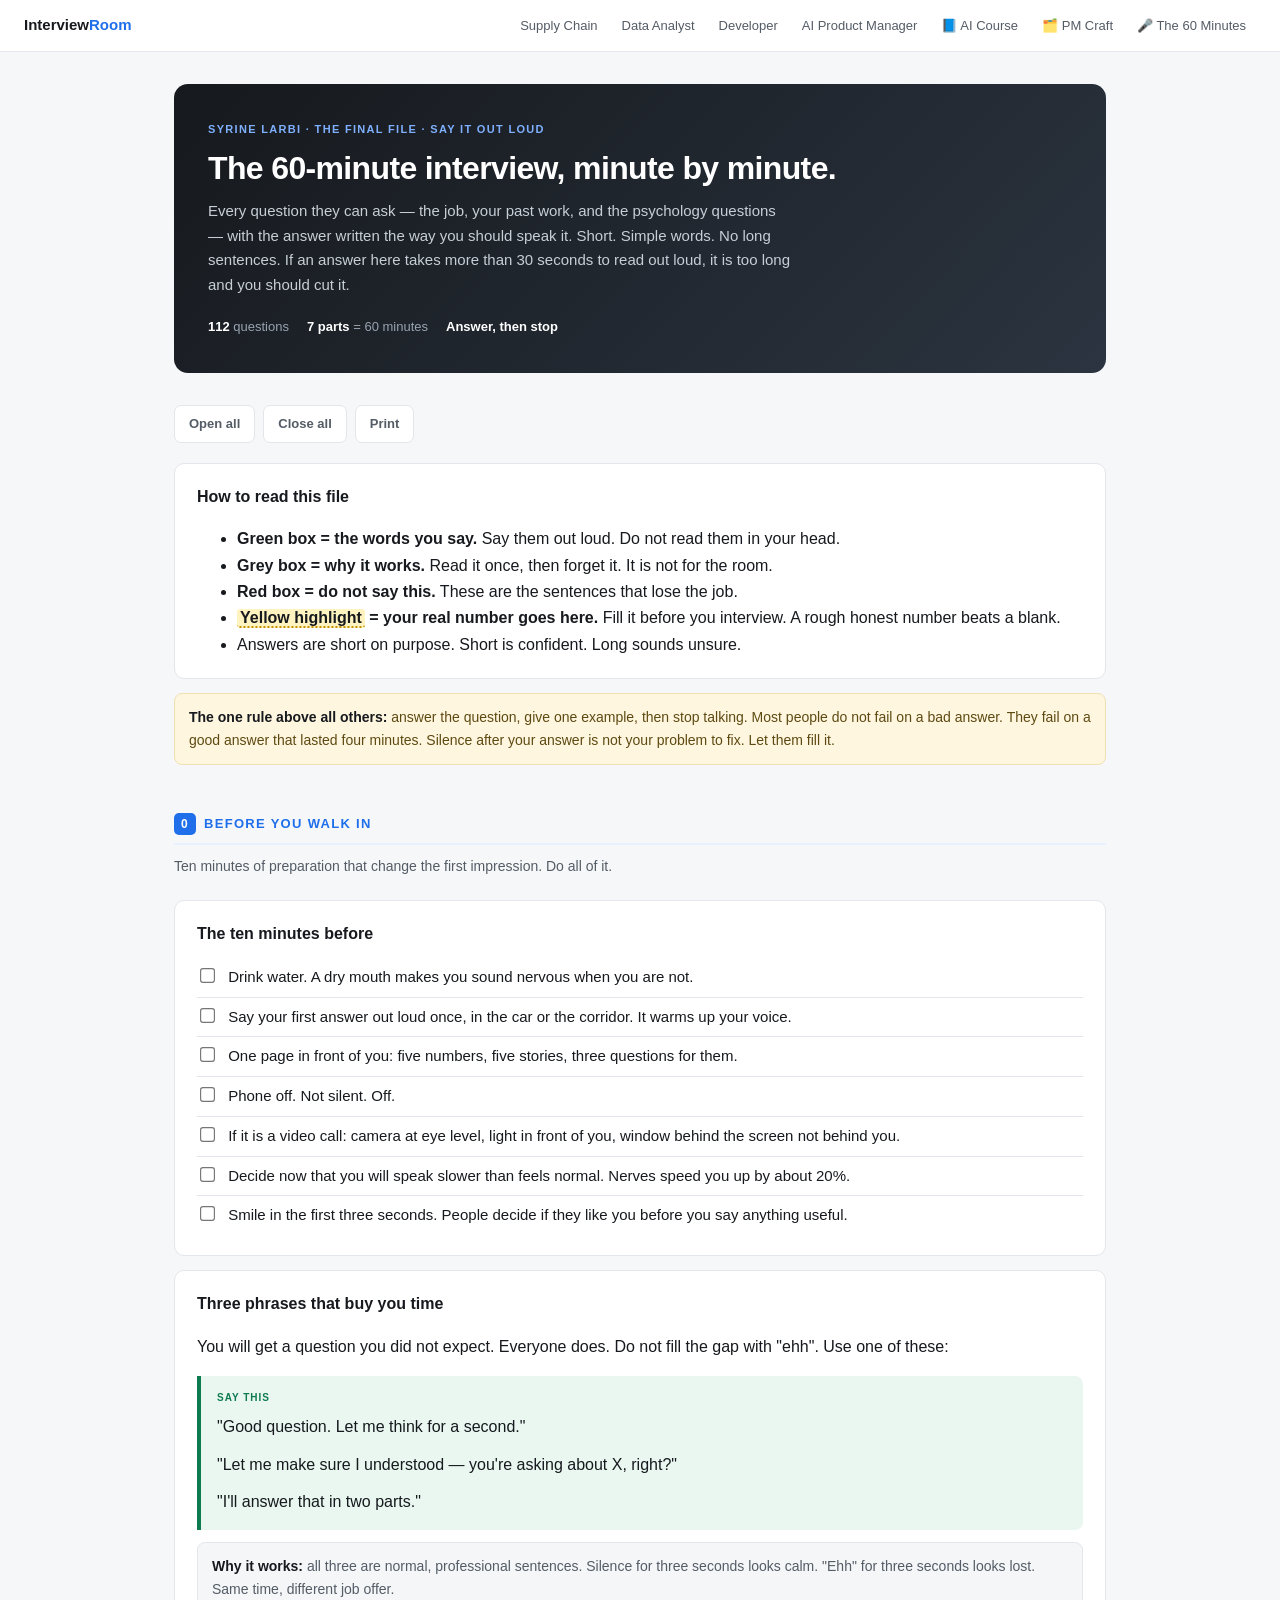
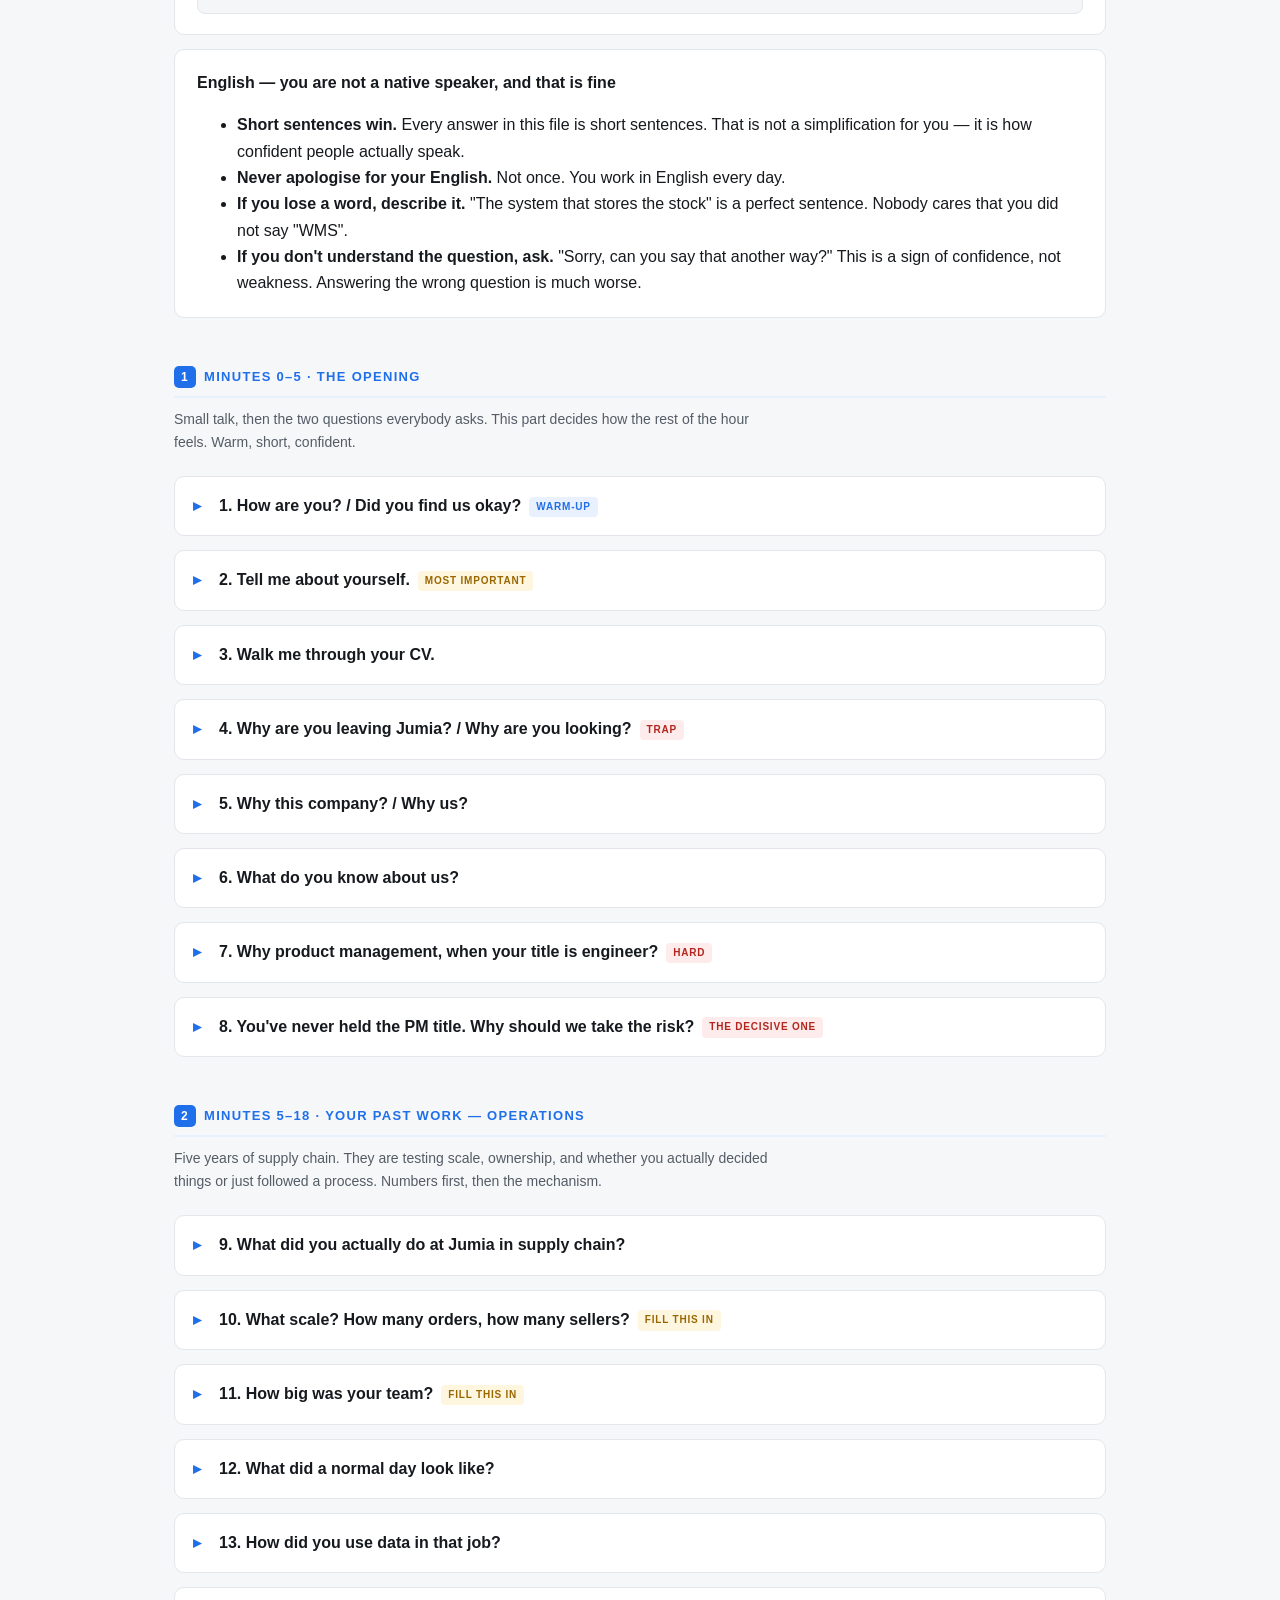
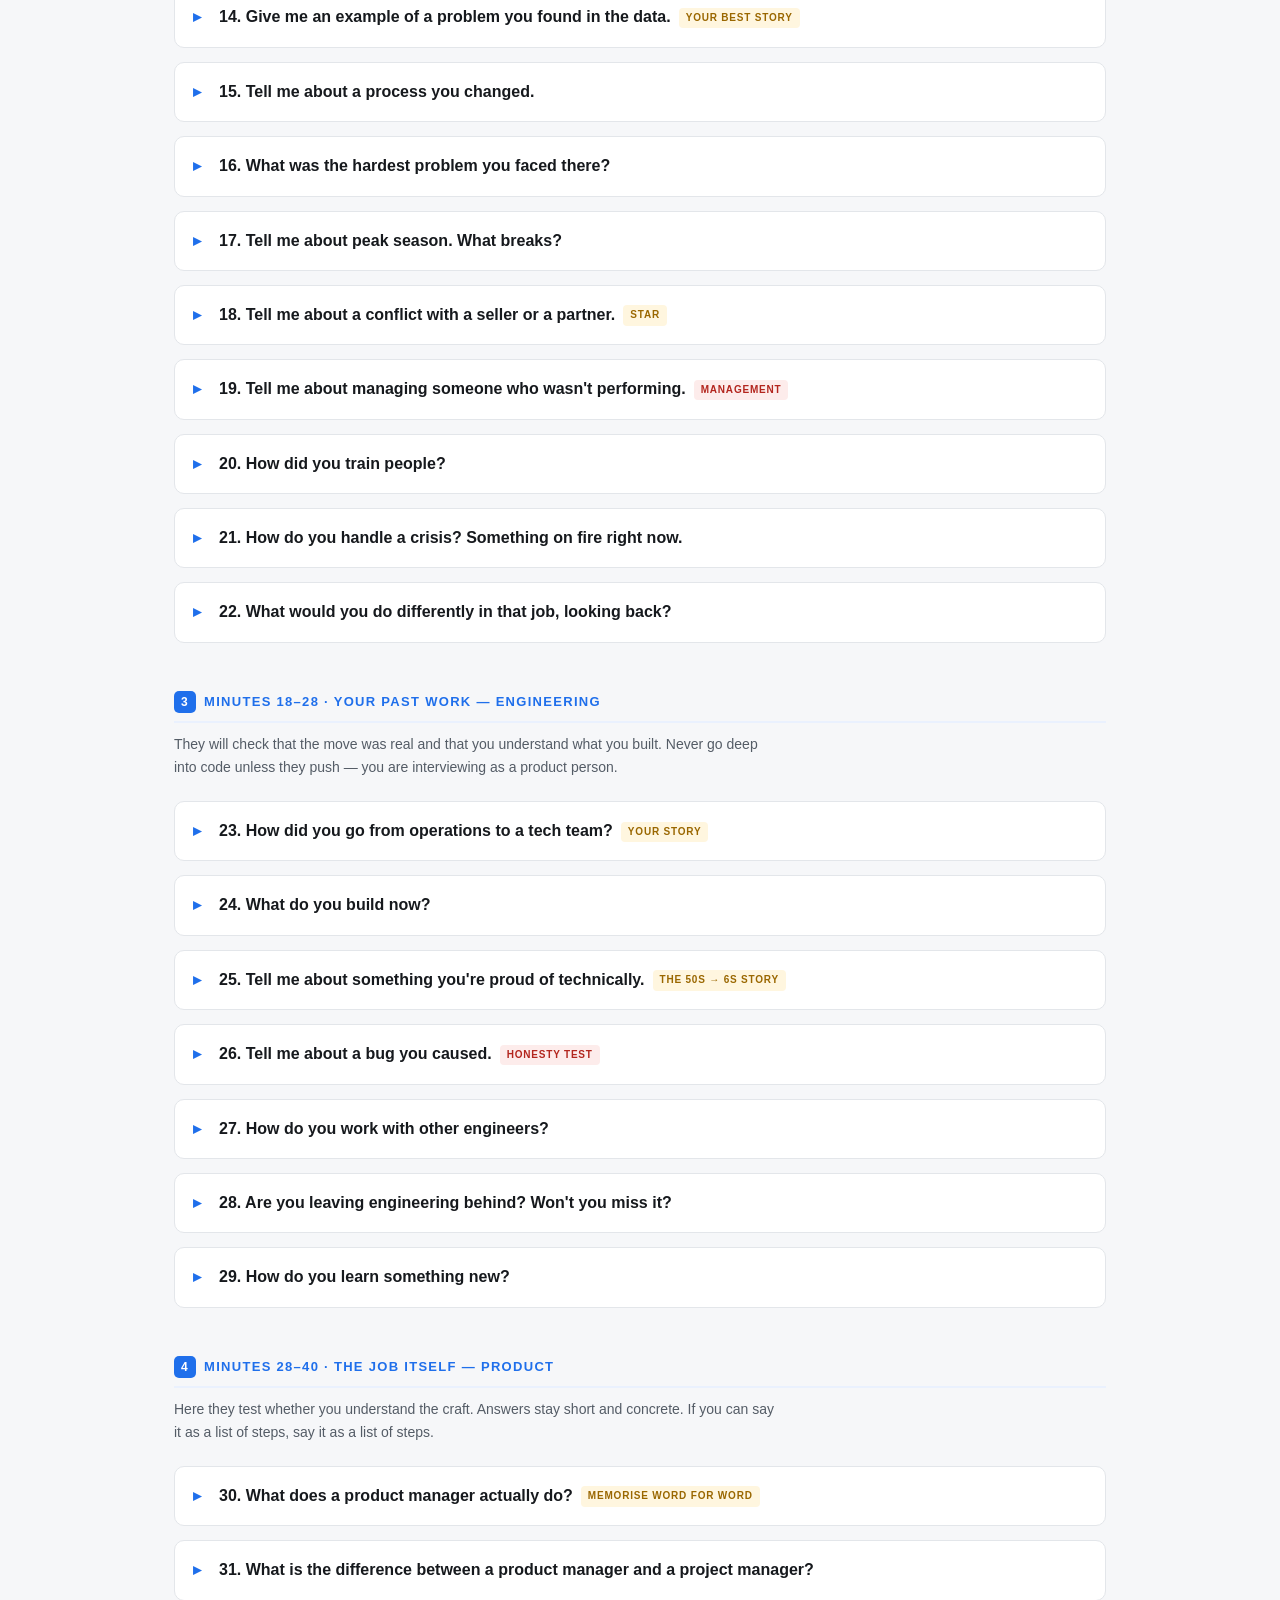
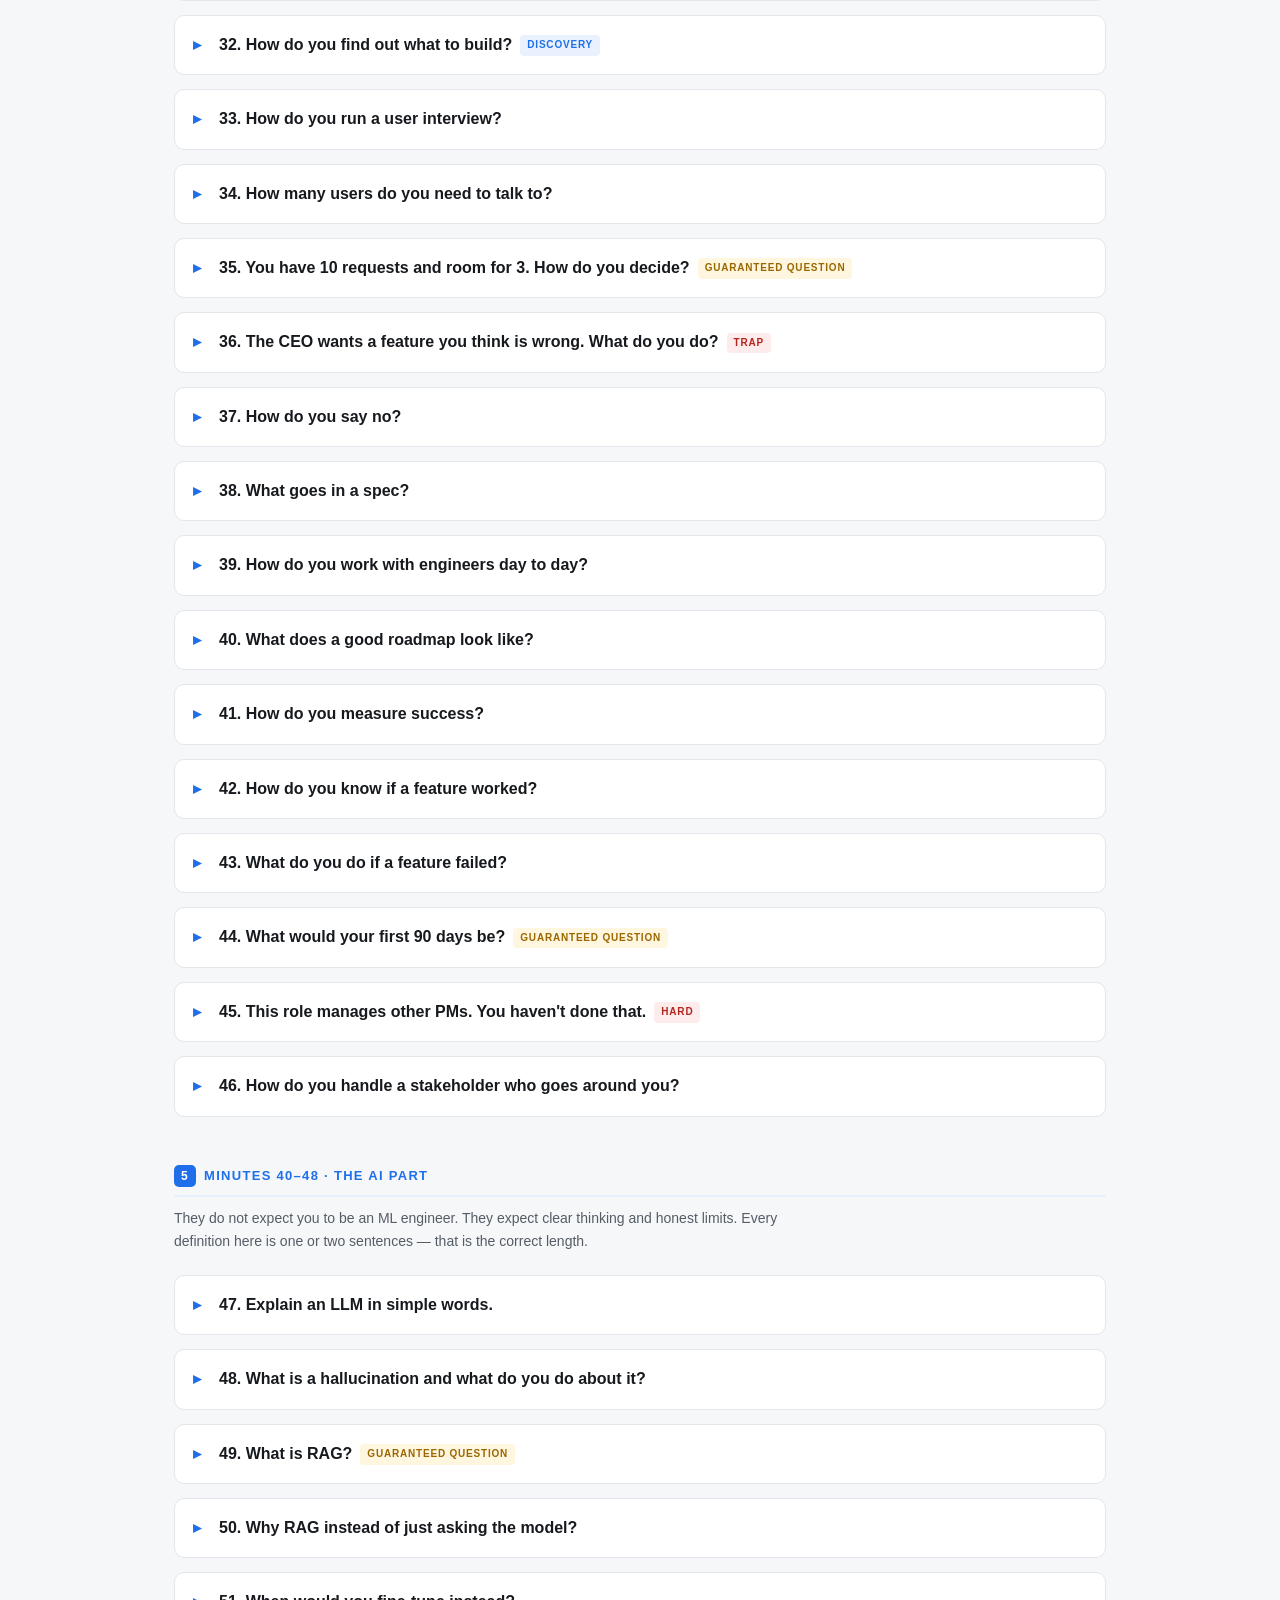
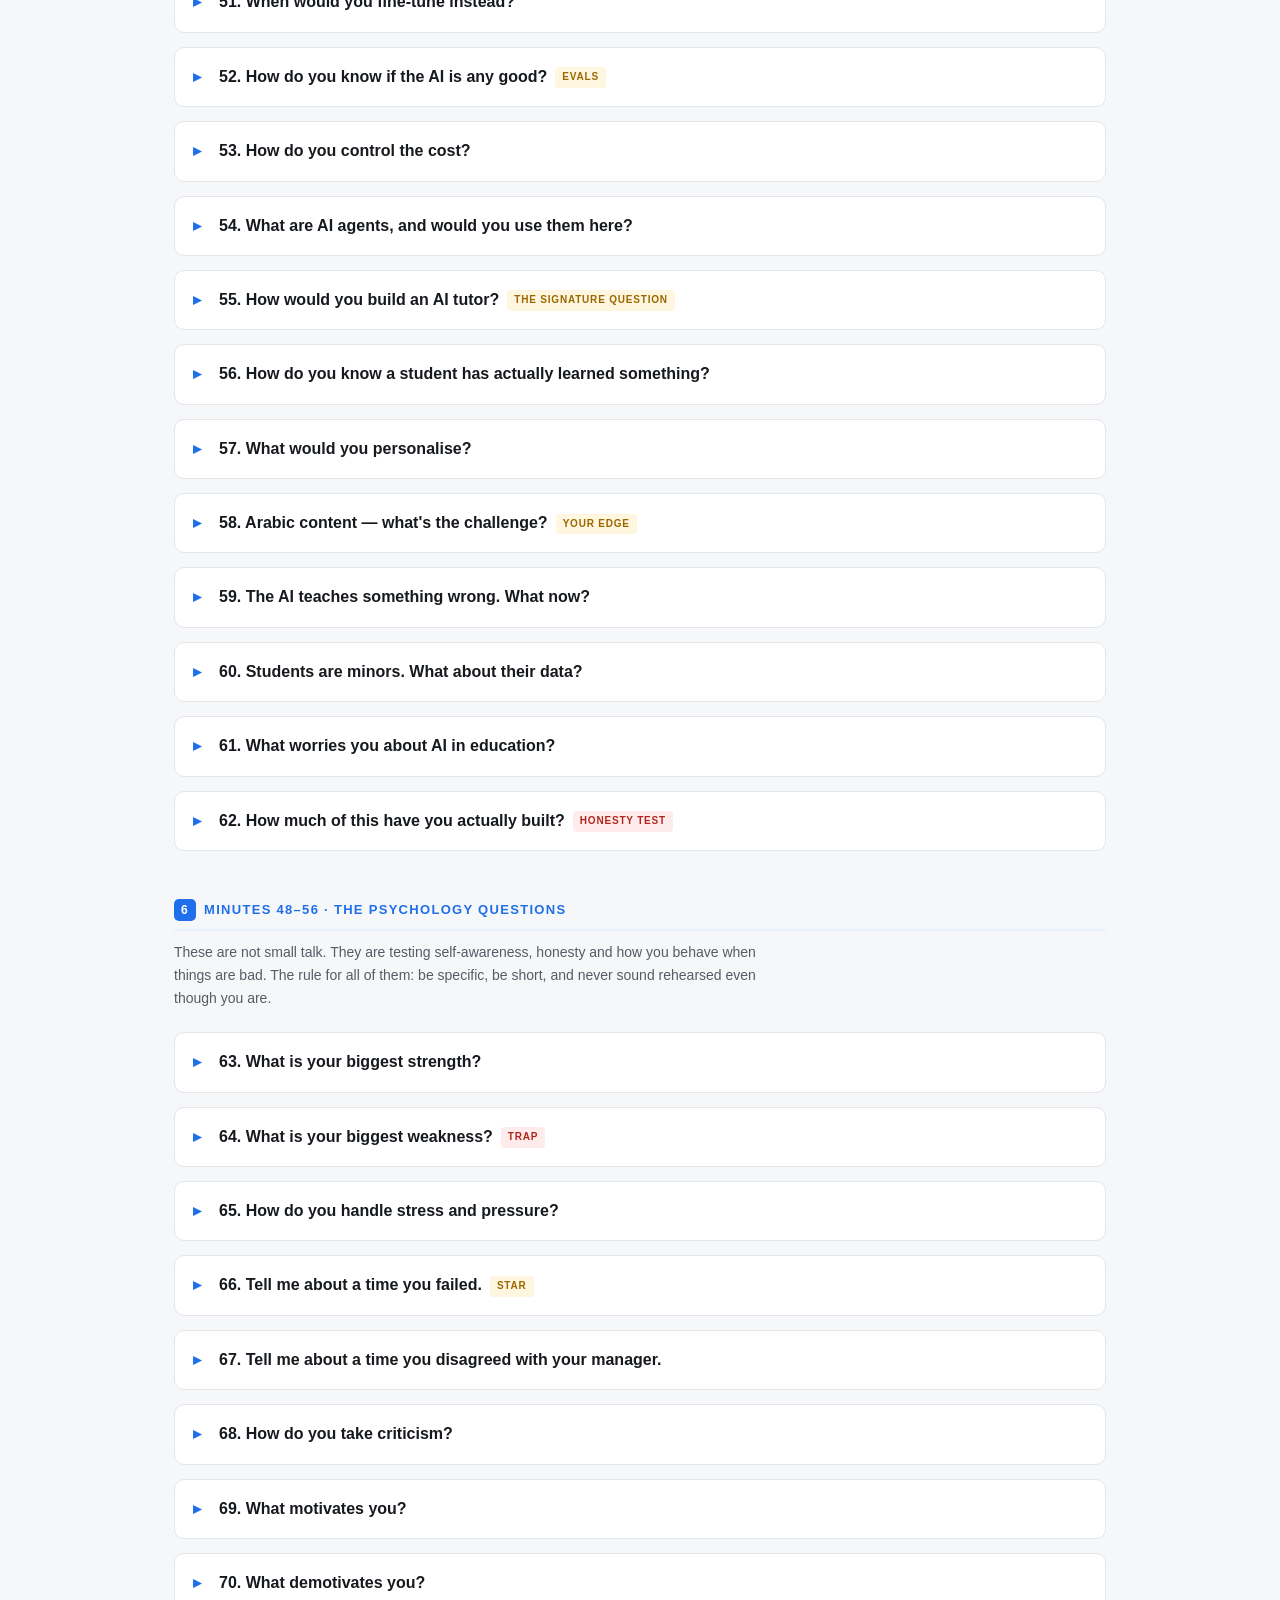
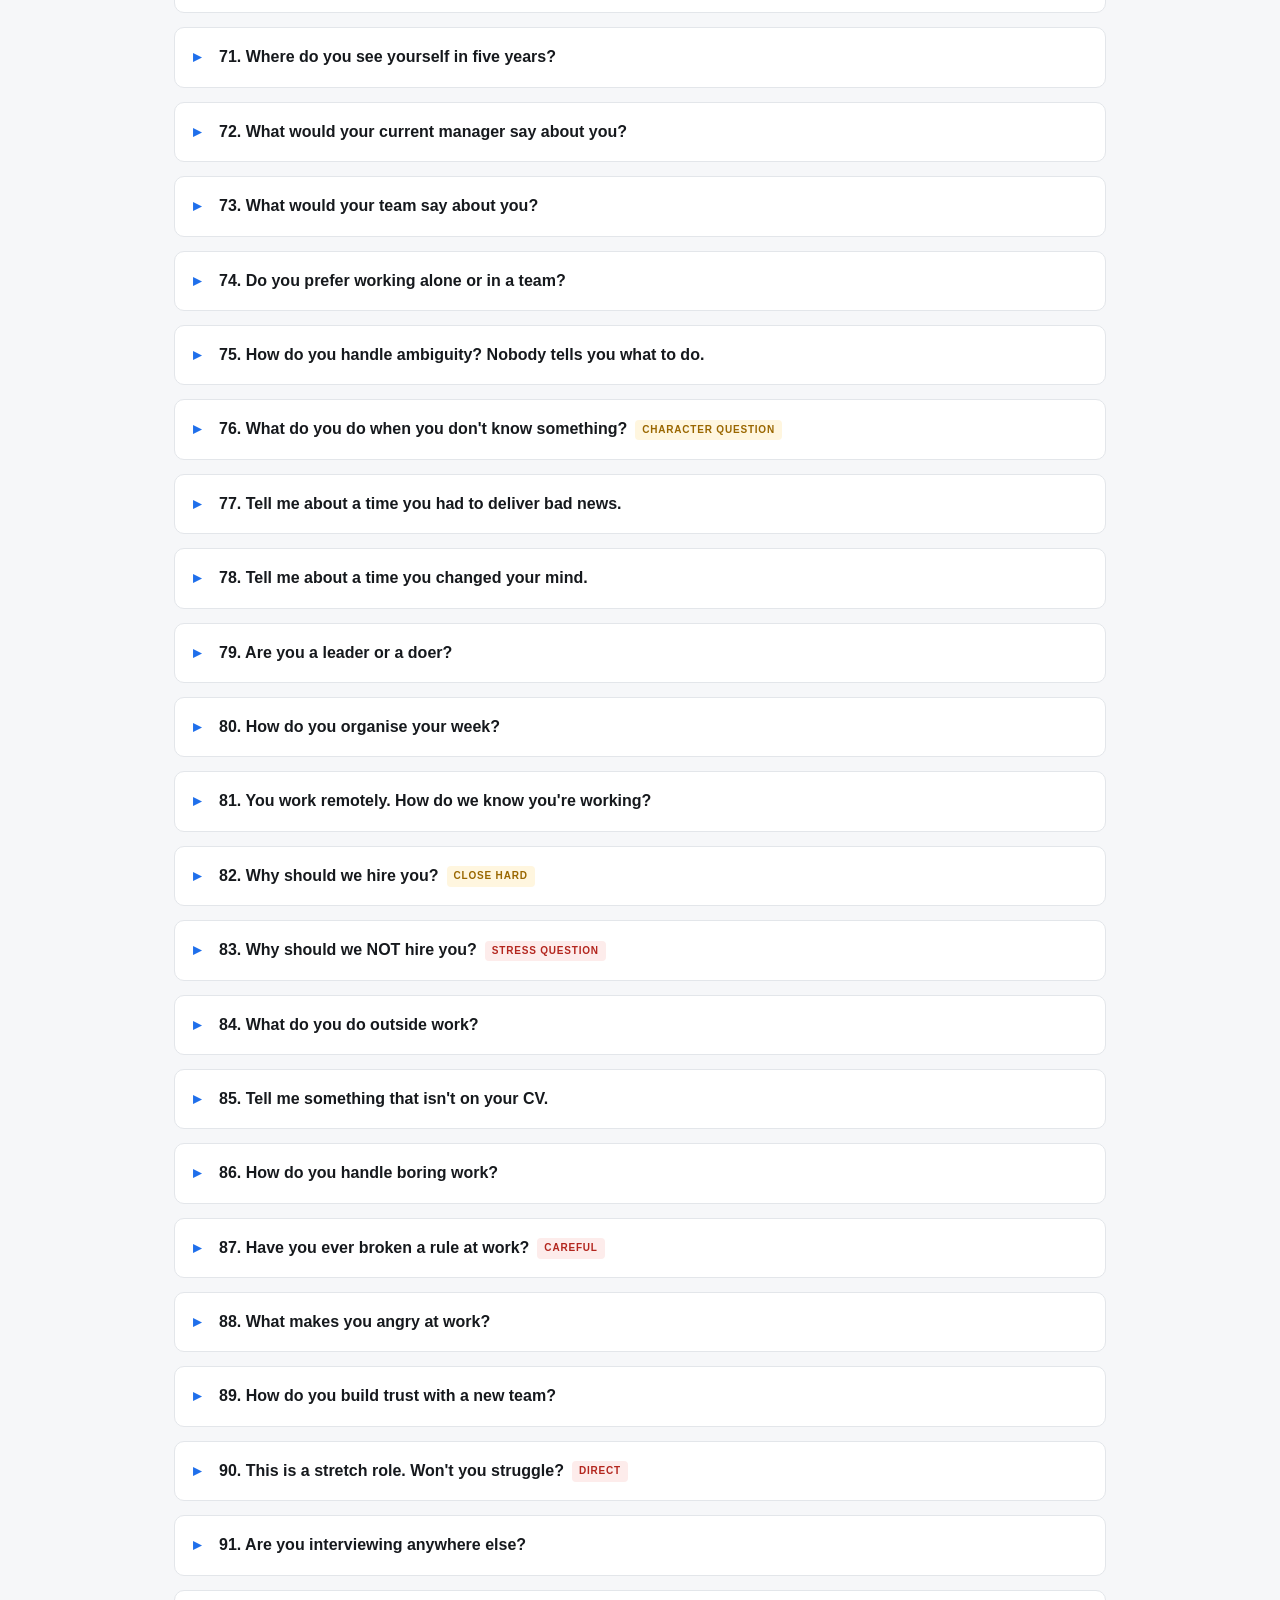
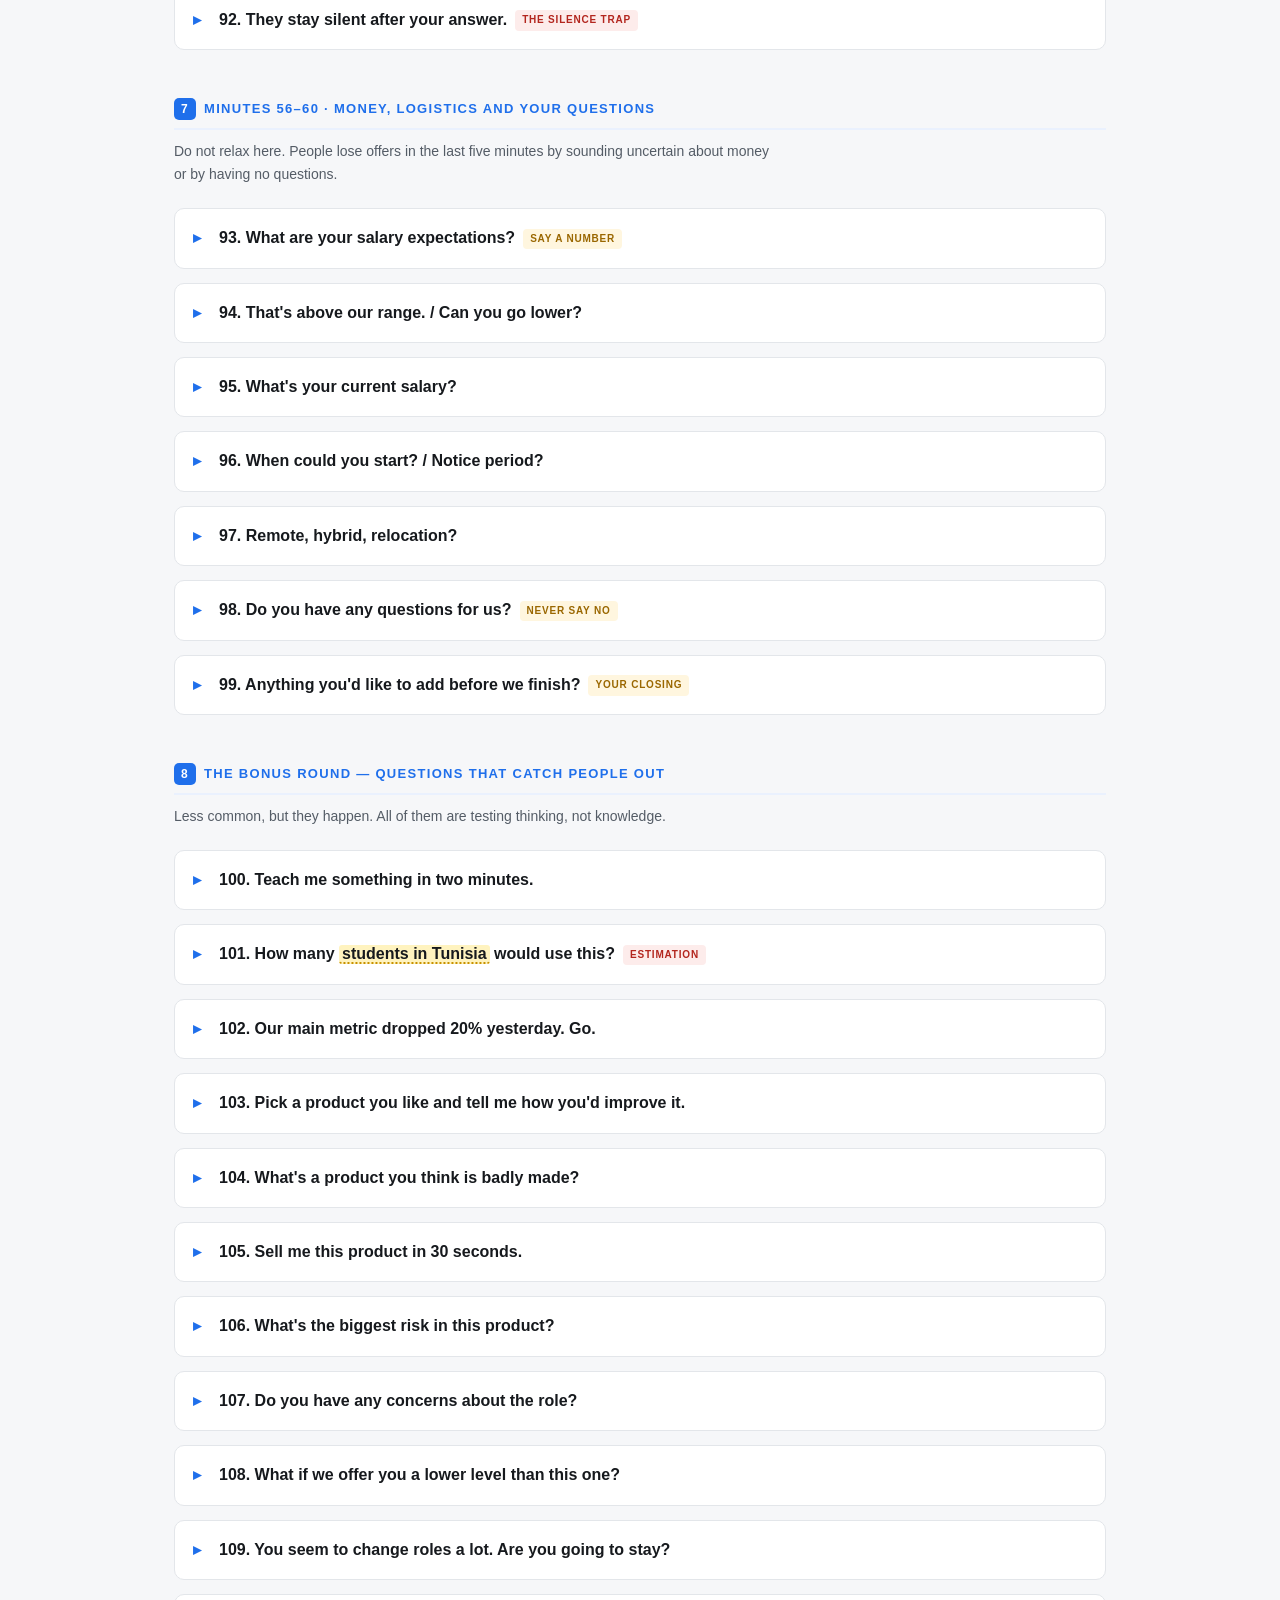
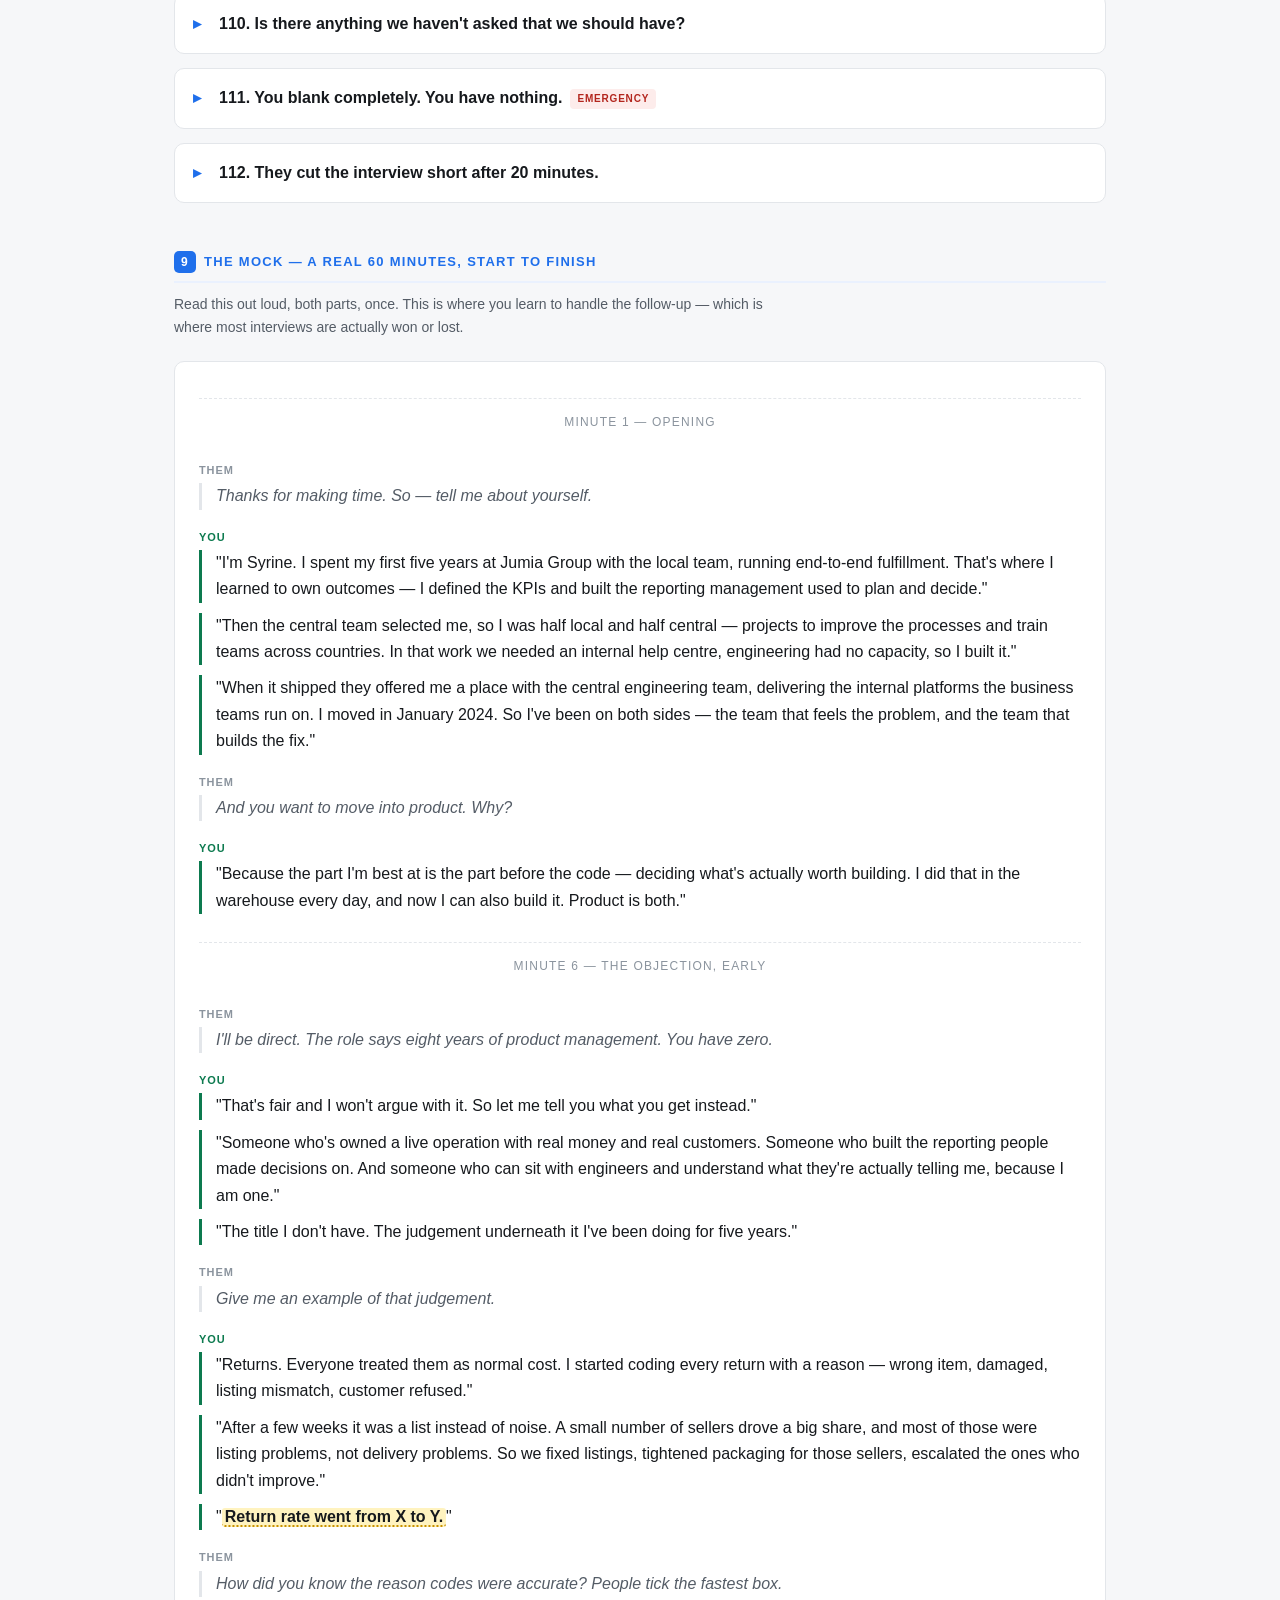
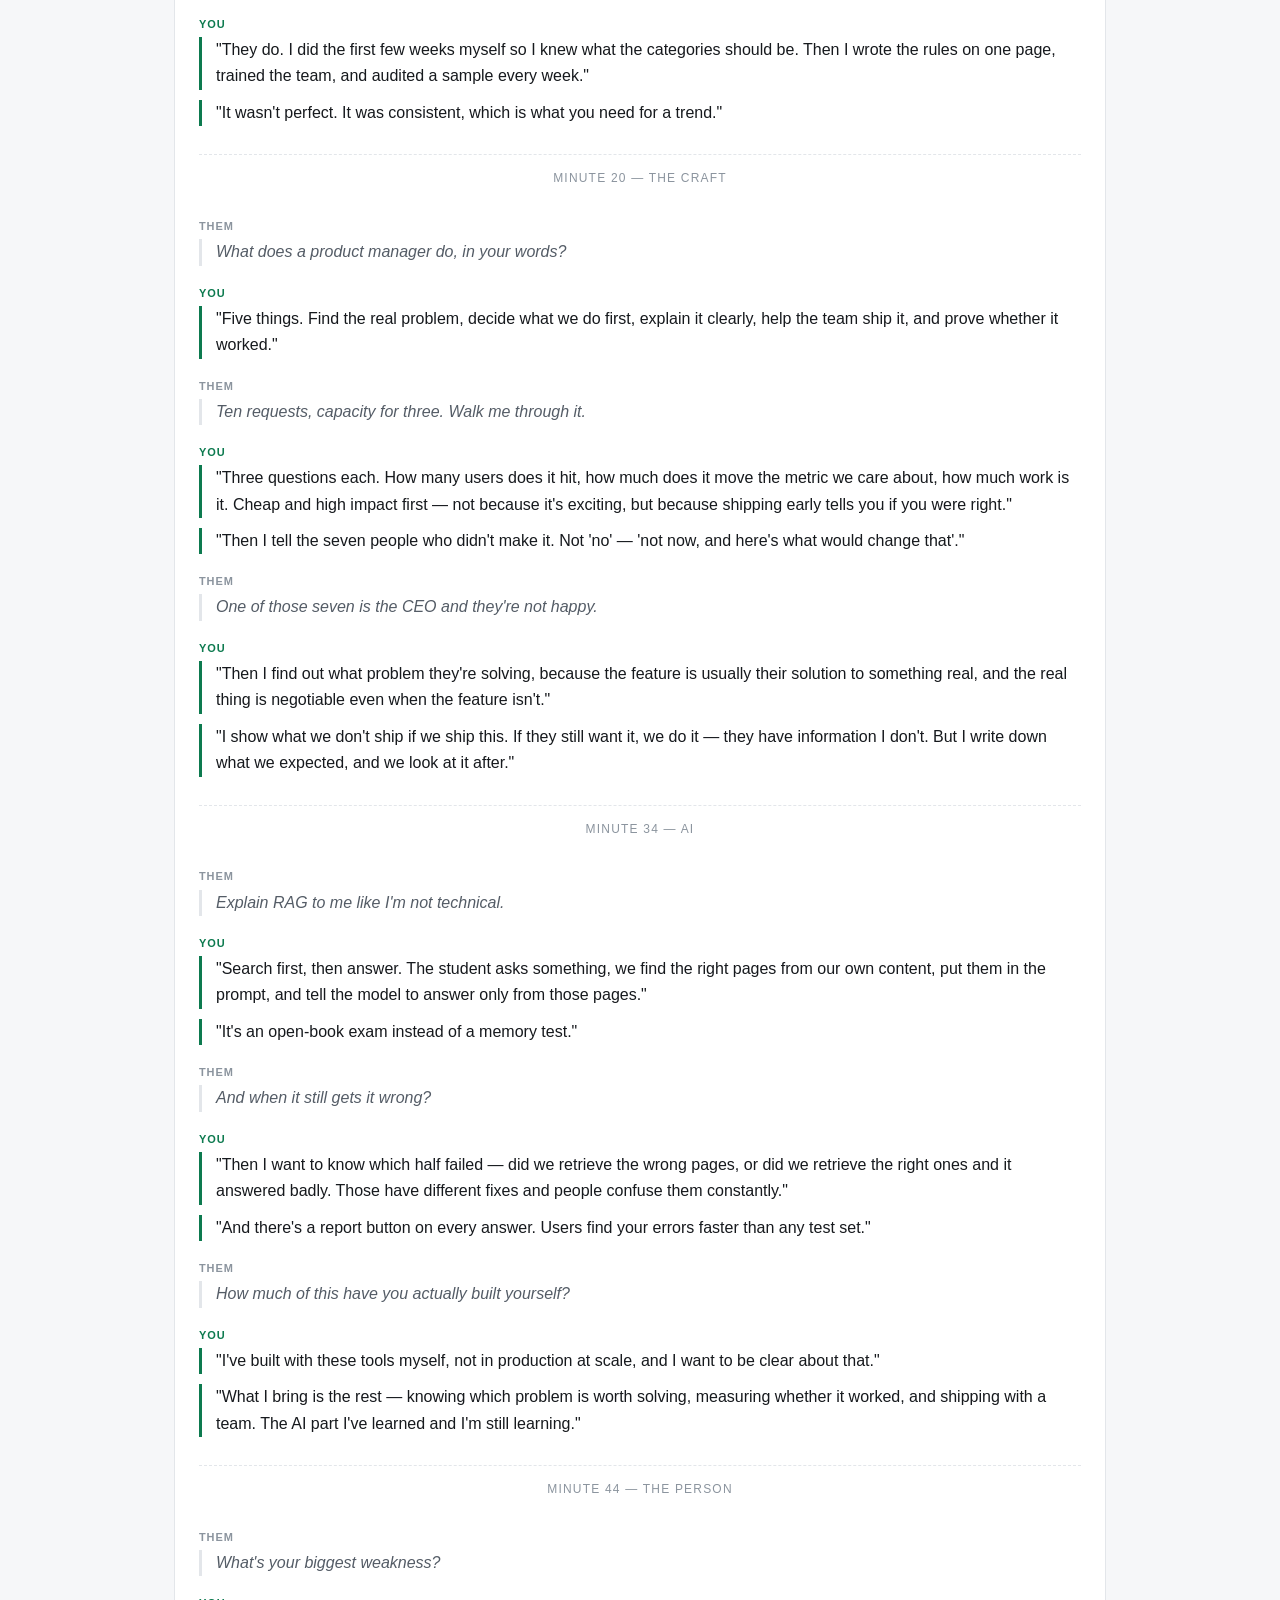
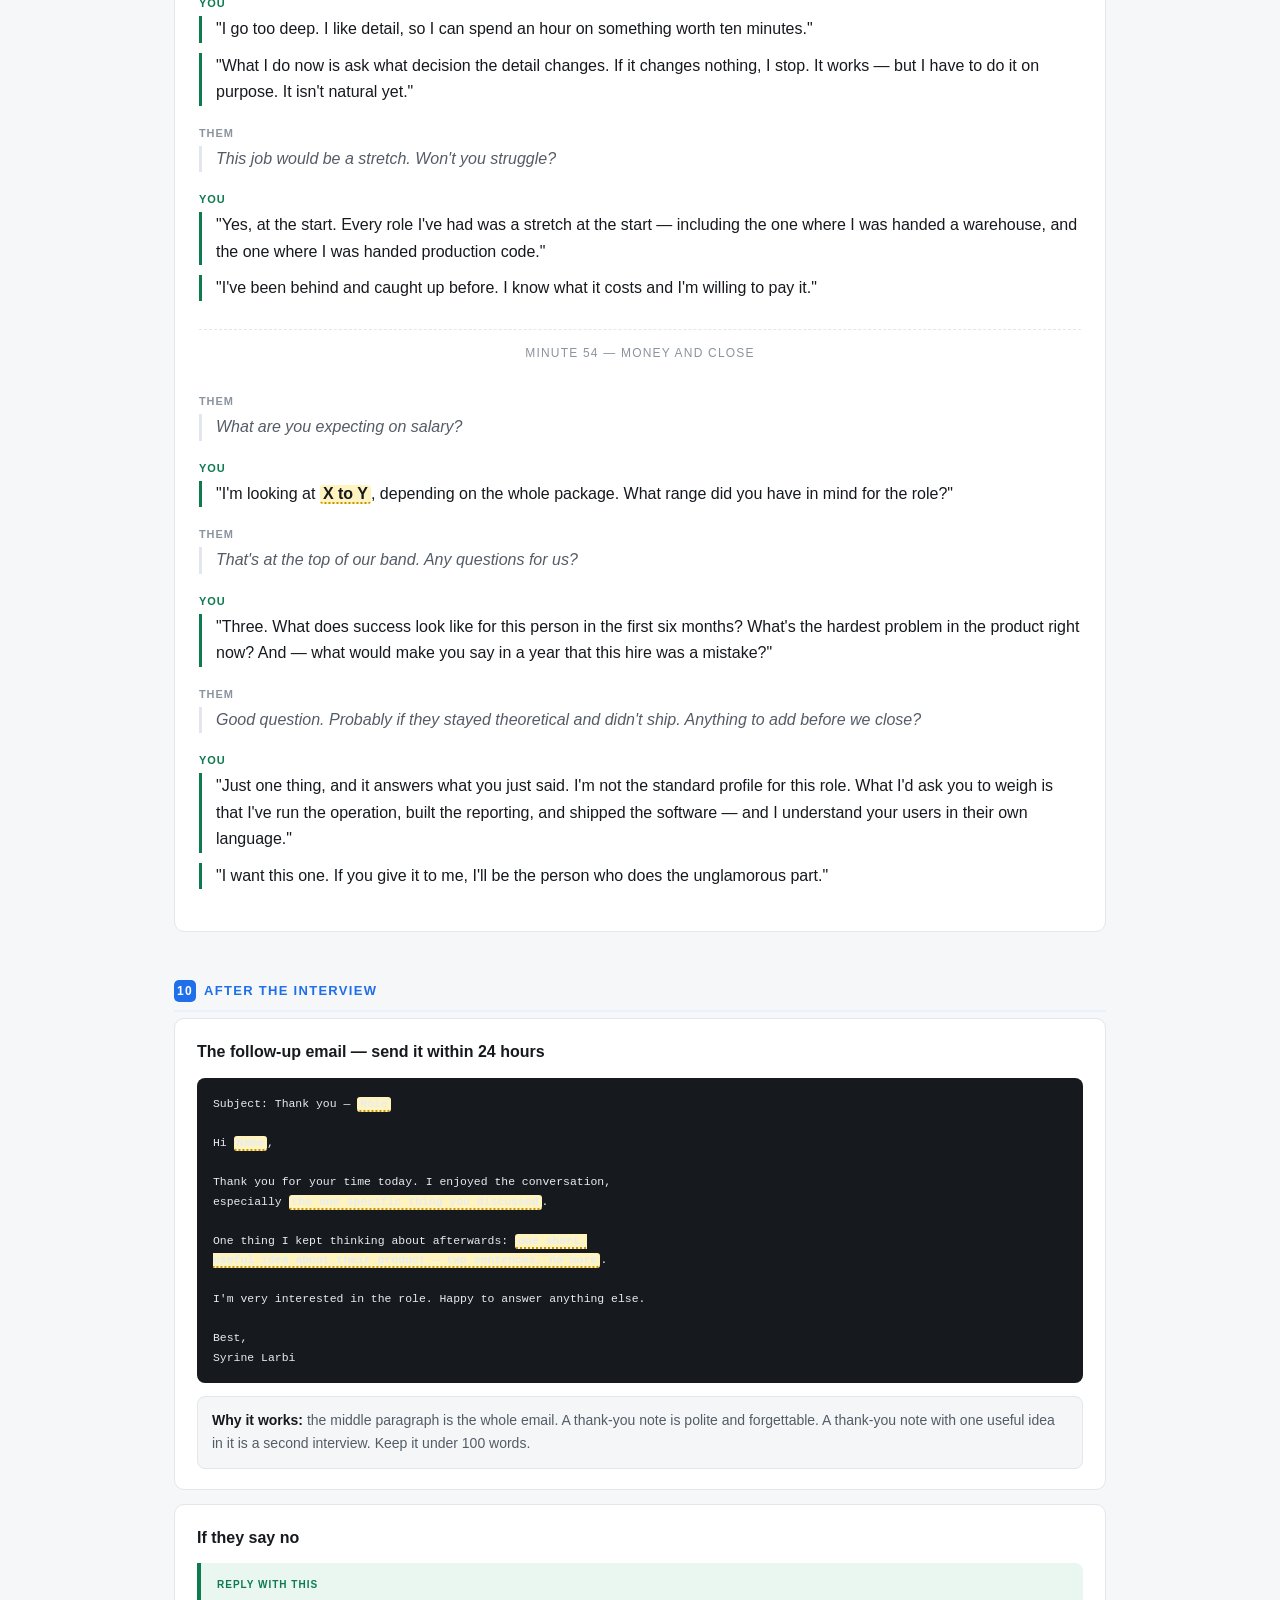
<file: final-interview.html>
<!DOCTYPE html>
<html lang="en">
<head>
<meta charset="utf-8">
<meta name="viewport" content="width=device-width, initial-scale=1">
<title>The 60-Minute Interview</title>
<link rel="stylesheet" href="style.css">
</head>
<body>

<div class="topbar">
  <a class="home" href="index.html">Interview<span>Room</span></a>
  <nav>
    <a href="supply-chain-manager.html">Supply Chain</a>
    <a href="data-analyst.html">Data Analyst</a>
    <a href="developer.html">Developer</a>
    <a href="ai-product-manager.html">AI Product Manager</a>
    <a href="ai-product-course.html">📘 AI Course</a>
    <a href="product-manager-craft.html">🗂️ PM Craft</a>
    <a href="final-interview.html">🎤 The 60 Minutes</a>
  </nav>
</div>

<div class="wrap">

  <div class="hero">
    <p class="kicker">Syrine Larbi · The final file · Say it out loud</p>
    <h1>The 60-minute interview, minute by minute.</h1>
    <p>Every question they can ask — the job, your past work, and the psychology questions — with the answer
    written the way you should speak it. Short. Simple words. No long sentences. If an answer here takes more
    than 30 seconds to read out loud, it is too long and you should cut it.</p>
    <div class="meta">
      <span><b>112</b> questions</span>
      <span><b>7 parts</b> = 60 minutes</span>
      <span><b>Answer, then stop</b></span>
    </div>
  </div>

  <div class="tools">
    <button data-action="expand">Open all</button>
    <button data-action="collapse">Close all</button>
    <button data-action="print">Print</button>
  </div>

  <div class="card">
    <h3>How to read this file</h3>
    <ul>
      <li><b>Green box = the words you say.</b> Say them out loud. Do not read them in your head.</li>
      <li><b>Grey box = why it works.</b> Read it once, then forget it. It is not for the room.</li>
      <li><b>Red box = do not say this.</b> These are the sentences that lose the job.</li>
      <li><b><span class="fill">Yellow highlight</span> = your real number goes here.</b> Fill it before you
      interview. A rough honest number beats a blank.</li>
      <li>Answers are short on purpose. Short is confident. Long sounds unsure.</li>
    </ul>
  </div>

  <div class="followup">
    <b>The one rule above all others:</b> answer the question, give one example, then stop talking. Most people
    do not fail on a bad answer. They fail on a good answer that lasted four minutes. Silence after your answer
    is not your problem to fix. Let them fill it.
  </div>

  <!-- ============================================================ -->
  <h2><span class="num">0</span>Before you walk in</h2>
  <p class="section-note">Ten minutes of preparation that change the first impression. Do all of it.</p>

  <div class="card">
    <h3>The ten minutes before</h3>
    <ul class="checklist">
      <li><input type="checkbox"> Drink water. A dry mouth makes you sound nervous when you are not.</li>
      <li><input type="checkbox"> Say your first answer out loud once, in the car or the corridor. It warms up your voice.</li>
      <li><input type="checkbox"> One page in front of you: five numbers, five stories, three questions for them.</li>
      <li><input type="checkbox"> Phone off. Not silent. Off.</li>
      <li><input type="checkbox"> If it is a video call: camera at eye level, light in front of you, window behind the screen not behind you.</li>
      <li><input type="checkbox"> Decide now that you will speak slower than feels normal. Nerves speed you up by about 20%.</li>
      <li><input type="checkbox"> Smile in the first three seconds. People decide if they like you before you say anything useful.</li>
    </ul>
  </div>

  <div class="card">
    <h3>Three phrases that buy you time</h3>
    <p>You will get a question you did not expect. Everyone does. Do not fill the gap with "ehh". Use one of these:</p>
    <div class="say">
      <span class="label">Say this</span>
      <p>"Good question. Let me think for a second."</p>
      <p>"Let me make sure I understood — you're asking about X, right?"</p>
      <p>"I'll answer that in two parts."</p>
    </div>
    <div class="why"><b>Why it works:</b> all three are normal, professional sentences. Silence for three
    seconds looks calm. "Ehh" for three seconds looks lost. Same time, different job offer.</div>
  </div>

  <div class="card">
    <h3>English — you are not a native speaker, and that is fine</h3>
    <ul>
      <li><b>Short sentences win.</b> Every answer in this file is short sentences. That is not a simplification
      for you — it is how confident people actually speak.</li>
      <li><b>Never apologise for your English.</b> Not once. You work in English every day.</li>
      <li><b>If you lose a word, describe it.</b> "The system that stores the stock" is a perfect sentence. Nobody
      cares that you did not say "WMS".</li>
      <li><b>If you don't understand the question, ask.</b> "Sorry, can you say that another way?" This is a sign
      of confidence, not weakness. Answering the wrong question is much worse.</li>
    </ul>
  </div>

  <!-- ============================================================ -->
  <h2><span class="num">1</span>Minutes 0–5 · The opening</h2>
  <p class="section-note">Small talk, then the two questions everybody asks. This part decides how the rest of
  the hour feels. Warm, short, confident.</p>

  <details class="q" id="q1">
    <summary>1. How are you? / Did you find us okay?<span class="tag">Warm-up</span></summary>
    <div class="body">
      <div class="say">
        <span class="label">Say this</span>
        <p>"Very well, thank you. A little excited — I've been looking forward to this one."</p>
      </div>
      <div class="why"><b>Why it works:</b> "excited" is honest and it gives them energy. Do not say "fine" and
      stop. Do not talk about traffic for a minute either.</div>
    </div>
  </details>

  <details class="q" id="q2">
    <summary>2. Tell me about yourself.<span class="tag star">Most important</span></summary>
    <div class="body">
      <div class="say">
        <span class="label">Say this — about 45 seconds</span>
        <p>"I'm Syrine. I spent my first five years at Jumia Group with the local team, running end-to-end
        fulfillment."</p>
        <p>"That's where I learned to own outcomes. I defined the KPIs and built the reporting management used to
        plan and to decide."</p>
        <p>"Then the central team selected me. So for a while I was half local, half central — they brought me
        into central projects to improve the processes and to train teams across countries."</p>
        <p>"During that work we needed an internal help centre to make the teams more productive. The engineering
        team had no capacity, so I built it."</p>
        <p>"When it shipped, they offered me a place with the central engineering team — the one that delivers the
        internal platforms the business teams run on. I moved in January 2024."</p>
        <p>"So I've been on both sides: the team that feels the problem, and the team that builds the fix. That's
        why product is the natural next step for me."</p>
      </div>
      <div class="why"><b>Why it works:</b> it is a story with one direction, not a list of jobs. Three things
      land without you claiming any of them: the central team picked you out, you worked across countries, and
      you shipped the thing engineering couldn't get to. The last line tells them what to do with all of it.</div>
      <div class="followup"><b>The two words that carry this answer:</b> "selected me" and "no capacity." The
      first says someone senior judged you and chose you. The second says you filled a real gap, not a hobby
      project. Say both slowly.</div>
      <div class="dont"><b>Do not say:</b> "I was born in..." — they mean your professional story. Do not go
      year by year. Do not go past 60 seconds.</div>
    </div>
  </details>

  <details class="q" id="q3">
    <summary>3. Walk me through your CV.</summary>
    <div class="body">
      <div class="say">
        <span class="label">Say this</span>
        <p>"Three steps. Master's, then five years in supply chain at Jumia, then central engineering at Jumia
        since January 2024."</p>
        <p>"Two things the page doesn't show. The steps overlap — I did the development diploma while I was still
        running the operation. And in the last part of the supply chain years I was already working half with the
        central team, on projects across countries."</p>
      </div>
      <div class="why"><b>Why it works:</b> "the part that isn't on the page" makes them lean in. It is the same
      CV, but you are now the person explaining it instead of the person being checked.</div>
    </div>
  </details>

  <details class="q" id="q4">
    <summary>4. Why are you leaving Jumia? / Why are you looking?<span class="tag hard">Trap</span></summary>
    <div class="body">
      <div class="say">
        <span class="label">Say this</span>
        <p>"I'm not running from Jumia. Jumia trained me and promoted me internally. I'm going toward a job that
        uses all of me."</p>
        <p>"Right now I use the engineering half. The operations half, the data half, and the part that talks to
        users sit unused. Product uses all three at once."</p>
      </div>
      <div class="why"><b>Why it works:</b> positive, specific, and not about money or a bad manager. "Toward,
      not away from" is the whole trick.</div>
      <div class="dont"><b>Never say:</b> my manager, the salary, the politics, I'm bored, there's no growth. Even
      if all four are true. One negative sentence about a current employer costs more than any answer gains.</div>
    </div>
  </details>

  <details class="q" id="q5">
    <summary>5. Why this company? / Why us?</summary>
    <div class="body">
      <div class="say">
        <span class="label">Say this — put their real details in</span>
        <p>"Two reasons. First, the problem. <span class="fill">Learning in Arabic</span> is badly served, and I
        can read the users in their own language — that's not a small advantage for this product."</p>
        <p>"Second, the stage. <span class="fill">A team of your size</span> still lets one person own a problem
        end to end. I don't want a job where I write a document and hand it away."</p>
      </div>
      <div class="why"><b>Why it works:</b> one reason about them, one about you. Both are specific. Generic
      praise ("you're a leader in the market") tells them you applied to forty companies.</div>
      <div class="followup"><b>Do this the night before:</b> use their product for 20 minutes. Write down two
      things you liked and one thing that confused you. That is the strongest answer in the whole interview and
      almost nobody does it.</div>
    </div>
  </details>

  <details class="q" id="q6">
    <summary>6. What do you know about us?</summary>
    <div class="body">
      <div class="say">
        <span class="label">Say this</span>
        <p>"You build <span class="fill">an AI learning platform</span> for <span class="fill">students in the
        region</span>. I signed up and used it for half an hour. The <span class="fill">practice flow</span> was
        the part I liked. The part I didn't understand was <span class="fill">X</span> — I'd want to know if
        that's on purpose."</p>
      </div>
      <div class="why"><b>Why it works:</b> you used it. From this moment you are a candidate who does the work,
      not a candidate who reads the website.</div>
    </div>
  </details>

  <details class="q" id="q7">
    <summary>7. Why product management, when your title is engineer?<span class="tag hard">Hard</span></summary>
    <div class="body">
      <div class="say">
        <span class="label">Say this</span>
        <p>"Because the part I'm best at is the part before the code. Deciding what is actually worth building."</p>
        <p>"In the warehouse I did that every day. I found the real problem, picked what we fixed first, and
        proved it afterwards with the numbers. Then I learned to build. Product is those two things in one job."</p>
      </div>
      <div class="why"><b>Why it works:</b> you are not asking to change career. You are saying the career already
      happened and the title is catching up.</div>
    </div>
  </details>

  <details class="q" id="q8">
    <summary>8. You've never held the PM title. Why should we take the risk?<span class="tag hard">The decisive one</span></summary>
    <div class="body">
      <div class="say">
        <span class="label">Say this — then stop and let them answer</span>
        <p>"That's fair, and I won't argue with it. So let me tell you what you get instead."</p>
        <p>"You get someone who has owned a live operation with real money and real customers. Someone who built
        the reporting people made decisions on. And someone who can sit with engineers and understand exactly
        what they're telling you, because I am one."</p>
        <p>"The PM title I don't have. The judgement underneath it I've been doing for five years."</p>
      </div>
      <div class="why"><b>Why it works:</b> you agree first. Arguing with a true objection makes it bigger.
      Agreeing and then changing the subject to your evidence makes it smaller.</div>
      <div class="dont"><b>Do not say:</b> "product management is basically what I already do" — it sounds like
      you think the job is easy. Respect the job, then show you can do it.</div>
    </div>
  </details>

  <!-- ============================================================ -->
  <h2><span class="num">2</span>Minutes 5–18 · Your past work — operations</h2>
  <p class="section-note">Five years of supply chain. They are testing scale, ownership, and whether you
  actually decided things or just followed a process. Numbers first, then the mechanism.</p>

  <details class="q" id="q9">
    <summary>9. What did you actually do at Jumia in supply chain?</summary>
    <div class="body">
      <div class="say">
        <span class="label">Say this</span>
        <p>"I was on the local team, and I owned the full chain for third-party sellers who kept their stock in
        our warehouse. Their stock arrived, I received it, I inspected it, I stored it. When an order came in, my
        team picked it, packed it, and dispatched it. If it came back, I handled the return."</p>
        <p>"One owner, from the truck to the customer's door, and back."</p>
        <p>"Later the central team pulled me into their projects too, so the last part of that period was half
        local operations, half central process work across countries."</p>
      </div>
      <div class="why"><b>Why it works:</b> it is one sentence per step, in order. Anybody understands it, even
      someone who has never seen a warehouse.</div>
    </div>
  </details>

  <details class="q" id="q10">
    <summary>10. What scale? How many orders, how many sellers?<span class="tag star">Fill this in</span></summary>
    <div class="body">
      <div class="say">
        <span class="label">Say this</span>
        <p>"Around <span class="fill">800 orders a day</span>, across roughly <span class="fill">40
        sellers</span> and about <span class="fill">X thousand SKUs</span>. In peak season it went up by
        <span class="fill">X times</span>."</p>
      </div>
      <div class="dont"><b>Do not say "a lot" or "it varied".</b> An honest estimate is fine. A blank makes the
      whole five years sound small.</div>
    </div>
  </details>

  <details class="q" id="q11">
    <summary>11. How big was your team?<span class="tag star">Fill this in</span></summary>
    <div class="body">
      <div class="say">
        <span class="label">Say this</span>
        <p>"<span class="fill">X people</span>, across <span class="fill">X shifts</span>. I planned the shifts
        against the order volume, trained them, and handled the performance conversations."</p>
      </div>
      <div class="why"><b>Why it works:</b> any team size is good. What they want to hear is "I planned, trained,
      and had the hard conversations" — that is management, whether it is 4 people or 40.</div>
    </div>
  </details>

  <details class="q" id="q12">
    <summary>12. What did a normal day look like?</summary>
    <div class="body">
      <div class="say">
        <span class="label">Say this</span>
        <p>"Morning: check yesterday's numbers — what dispatched, what didn't, what came back. Then plan the day
        against the order volume and the people I had."</p>
        <p>"Middle of the day: the exceptions. A damaged delivery, a seller sending stock that doesn't match the
        listing, a carrier that didn't collect."</p>
        <p>"End of the day: dispatch cut-off, and then the part that mattered most — why anything missed."</p>
      </div>
      <div class="why"><b>Why it works:</b> it shows a rhythm of plan, exception, review. That is the same rhythm
      as a product team's week, and they will notice.</div>
    </div>
  </details>

  <details class="q" id="q13">
    <summary>13. How did you use data in that job?</summary>
    <div class="body">
      <div class="say">
        <span class="label">Say this</span>
        <p>"I built the KPI set the operation ran on: dispatch SLA, picking accuracy, inventory accuracy, defect
        rate, return rate, failed deliveries."</p>
        <p>"Then I built the Power BI and Excel reports on top, so management and my team looked at the same
        screen instead of arguing from memory."</p>
        <p>"The important part isn't the dashboard. It's that each number had one owner and one action attached.
        A number nobody acts on is decoration."</p>
      </div>
      <div class="why"><b>Why it works:</b> the last line is a product manager's line. It separates you from
      everyone who says "I made dashboards".</div>
    </div>
  </details>

  <details class="q" id="q14">
    <summary>14. Give me an example of a problem you found in the data.<span class="tag star">Your best story</span></summary>
    <div class="body">
      <div class="say">
        <span class="label">Say this</span>
        <p>"Returns. Everyone treated them as normal cost. I started coding every single return with a reason —
        wrong item, damaged, listing didn't match, customer refused."</p>
        <p>"After a few weeks it wasn't noise any more, it was a list. A small number of sellers were driving a
        big share of the returns, and a big share of those were listing problems, not delivery problems."</p>
        <p>"So we fixed the listings, tightened packaging rules for those sellers, and escalated the ones that
        didn't improve. <span class="fill">Return rate moved from X% to Y%.</span>"</p>
      </div>
      <div class="why"><b>Why it works:</b> problem, method, finding, action, result. Five beats. This is the
      story that makes you a product person — you turned a feeling into a dataset and then into a decision.</div>
      <div class="followup"><b>Prepare the follow-up:</b> "How did you know the coding was accurate?" Answer:
      "I did the first weeks myself, then wrote the rules down and audited a sample every week."</div>
    </div>
  </details>

  <details class="q" id="q15">
    <summary>15. Tell me about a process you changed.</summary>
    <div class="body">
      <div class="say">
        <span class="label">Say this</span>
        <p>"Inbound inspection. We were finding damaged and wrong products late — sometimes after the customer
        got them. That's the most expensive place to find a problem."</p>
        <p>"So I moved the check to the moment the stock arrived, wrote the standard down in one page, and
        trained the team on it. Bad stock got rejected at the door instead of travelling through the whole
        chain."</p>
      </div>
      <div class="why"><b>Why it works:</b> "find the problem earlier, it's cheaper" is a principle, not a story.
      Principles are what get remembered after you leave the room.</div>
    </div>
  </details>

  <details class="q" id="q16">
    <summary>16. What was the hardest problem you faced there?</summary>
    <div class="body">
      <div class="say">
        <span class="label">Say this</span>
        <p>"Failed deliveries. It's the worst kind of problem because it's not one problem. Bad address, customer
        not home, customer refuses at the door, carrier didn't try properly."</p>
        <p>"I split them by cause instead of treating them as one number. Different causes, different owners —
        some were customer service, some were the carrier, some were the seller's listing. Once it was split, each
        one had somebody who could actually fix it."</p>
      </div>
      <div class="why"><b>Why it works:</b> "I split one big number into causes with owners" is exactly what a
      product manager does with a metric that is going the wrong way.</div>
    </div>
  </details>

  <details class="q" id="q17">
    <summary>17. Tell me about peak season. What breaks?</summary>
    <div class="body">
      <div class="say">
        <span class="label">Say this</span>
        <p>"Everything you were tolerating. If your process has a weak step, normal volume hides it and peak
        volume shows it."</p>
        <p>"What I learned: prepare the bottleneck, not the whole system. There is always one step that decides
        your day. Fix that step's capacity and the rest follows."</p>
      </div>
      <div class="why"><b>Why it works:</b> short, quotable, and true in software too. They will hear a person who
      thinks in systems.</div>
    </div>
  </details>

  <details class="q" id="q18">
    <summary>18. Tell me about a conflict with a seller or a partner.<span class="tag star">STAR</span></summary>
    <div class="body">
      <div class="say">
        <span class="label">Say this</span>
        <p>"We had sellers whose products came back far more than everyone else's. They believed it was our
        delivery. We believed it was their product and their listing."</p>
        <p>"Instead of arguing, I showed them their own return reasons next to the average. Same warehouse, same
        carrier, same city — different result."</p>
        <p>"Most of them changed the listing or the packaging. The ones who didn't, we escalated. Data ended the
        argument — nobody argues with their own numbers for long."</p>
      </div>
      <div class="why"><b>Why it works:</b> it shows you handle conflict with evidence, not authority and not
      avoidance. That is exactly how you will have to handle a stakeholder in this job.</div>
    </div>
  </details>

  <details class="q" id="q19">
    <summary>19. Tell me about managing someone who wasn't performing.<span class="tag hard">Management</span></summary>
    <div class="body">
      <div class="say">
        <span class="label">Say this</span>
        <p>"First I check if it's a skill problem or a will problem, because the fix is different."</p>
        <p>"Most of the time it was skill — nobody had actually shown them the standard. So I trained, wrote it
        down, and checked again in a week."</p>
        <p>"When it was will, I said it plainly and early, in private, with the specific example. People can fix
        what you name. Nobody can fix 'you need to do better'."</p>
      </div>
      <div class="why"><b>Why it works:</b> skill vs will is a clean framework, and "people can fix what you name"
      is the line they remember.</div>
    </div>
  </details>

  <details class="q" id="q20">
    <summary>20. How did you train people?</summary>
    <div class="body">
      <div class="say">
        <span class="label">Say this</span>
        <p>"Show, do, check. I show it once. They do it while I watch. Then I check their work a few days later
        without warning."</p>
        <p>"And everything important was written on one page. If a rule only lives in someone's head, it dies when
        they take holiday."</p>
      </div>
    </div>
  </details>

  <details class="q" id="q21">
    <summary>21. How do you handle a crisis? Something on fire right now.</summary>
    <div class="body">
      <div class="say">
        <span class="label">Say this</span>
        <p>"Stop the bleeding first, understand it second. In a crisis I pick the one thing that hurts the
        customer most, fix that, and tell everyone what I chose and why."</p>
        <p>"Panic is usually just too many priorities at the same time. Naming the first one out loud calms the
        room."</p>
      </div>
    </div>
  </details>

  <details class="q" id="q22">
    <summary>22. What would you do differently in that job, looking back?</summary>
    <div class="body">
      <div class="say">
        <span class="label">Say this</span>
        <p>"I'd have written things down earlier. I fixed a lot of problems personally before I turned any of it
        into a standard. That works until you're not there."</p>
      </div>
      <div class="why"><b>Why it works:</b> real, small, and already fixed. Regret questions are weakness
      questions wearing a different hat.</div>
    </div>
  </details>

  <!-- ============================================================ -->
  <h2><span class="num">3</span>Minutes 18–28 · Your past work — engineering</h2>
  <p class="section-note">They will check that the move was real and that you understand what you built. Never
  go deep into code unless they push — you are interviewing as a product person.</p>

  <details class="q" id="q23">
    <summary>23. How did you go from operations to a tech team?<span class="tag star">Your story</span></summary>
    <div class="body">
      <div class="say">
        <span class="label">Say this</span>
        <p>"The central team had selected me to work on their projects — improving processes and training teams
        across countries. I was doing that alongside my local job."</p>
        <p>"In that work we needed an internal help centre, to make the teams faster. The engineering team had no
        capacity, so it was going to sit in the backlog. I'd been studying development at night for a year, so I
        built it."</p>
        <p>"When it shipped, they offered me a place on the central engineering team. I moved in January 2024."</p>
        <p>"So the move was offered to me because of something I delivered. I didn't apply for it."</p>
      </div>
      <div class="why"><b>Why it works:</b> "they offered it to me" is a recommendation, not a career change. And
      the order matters — you were already trusted centrally <i>before</i> you built anything. That makes the app
      the proof, not the reason.</div>
      <div class="followup"><b>Use the cross-country part elsewhere too.</b> Training teams in other countries is
      evidence for three different questions: stakeholder management, working with people you don't control, and
      "have you worked outside your own scope?" Most candidates have nothing for those.</div>
    </div>
  </details>

  <details class="q" id="q24">
    <summary>24. What do you build now?</summary>
    <div class="body">
      <div class="say">
        <span class="label">Say this</span>
        <p>"The internal platforms the business teams run on. The main one is the HR platform used by more than a
        thousand employees — where people request leave and do performance reviews."</p>
        <p>"I rebuilt it from a low-code tool into a real application: Next.js on the front, NestJS and Prisma on
        the back, MariaDB. It was a migration of a live system people use every day, not a fresh start."</p>
      </div>
      <div class="why"><b>Why it works:</b> "live system, not greenfield" is the part that impresses engineers.
      Anyone can build on an empty page.</div>
    </div>
  </details>

  <details class="q" id="q25">
    <summary>25. Tell me about something you're proud of technically.<span class="tag star">The 50s → 6s story</span></summary>
    <div class="body">
      <div class="say">
        <span class="label">Say this</span>
        <p>"A screen in production took 50 seconds to load. People had stopped using it."</p>
        <p>"I looked at the query instead of guessing. Three things: I indexed the columns we were joining on, I
        removed joins to tables whose columns we never showed, and I stopped selecting fields the page didn't
        display."</p>
        <p>"50 seconds to 6. No new servers, no rewrite."</p>
      </div>
      <div class="why"><b>Why it works:</b> number, then mechanism, then the cost. "No new servers" is the line
      that says you think about money, not just code.</div>
    </div>
  </details>

  <details class="q" id="q26">
    <summary>26. Tell me about a bug you caused.<span class="tag hard">Honesty test</span></summary>
    <div class="body">
      <div class="say">
        <span class="label">Say this — swap in your real one</span>
        <p>"<span class="fill">Describe your real incident in one sentence.</span>"</p>
        <p>"I found it, I said it immediately, and I fixed it. Then I added the check that would have caught it."</p>
        <p>"What I took from it: the mistake costs an hour, hiding it costs a week."</p>
      </div>
      <div class="why"><b>Why it works:</b> the structure is what matters — own it, fix it, prevent it, one
      lesson. Do not perform guilt. Calm ownership is what they are scoring.</div>
      <div class="dont"><b>Do not say</b> "I can't think of one." That answer means either you don't ship, or you
      don't notice.</div>
    </div>
  </details>

  <details class="q" id="q27">
    <summary>27. How do you work with other engineers?</summary>
    <div class="body">
      <div class="say">
        <span class="label">Say this</span>
        <p>"I ask before I assume. Most of my questions are 'what breaks if we do it this way?' — the person who
        built it knows, and it takes them two minutes to tell me."</p>
        <p>"In reviews I comment on the thing, never the person, and I say what I'd do instead."</p>
      </div>
    </div>
  </details>

  <details class="q" id="q28">
    <summary>28. Are you leaving engineering behind? Won't you miss it?</summary>
    <div class="body">
      <div class="say">
        <span class="label">Say this</span>
        <p>"I'm not leaving it, I'm using it. A PM who can read the code and the database asks better questions
        and gets lied to less — not on purpose, just less."</p>
        <p>"I won't be writing the production code. I'll be the person who knows what they're really telling me
        when they say it's complicated."</p>
      </div>
      <div class="why"><b>Why it works:</b> it answers the real fear behind the question — will you try to do the
      engineers' job? — with a clear no.</div>
    </div>
  </details>

  <details class="q" id="q29">
    <summary>29. How do you learn something new?</summary>
    <div class="body">
      <div class="say">
        <span class="label">Say this</span>
        <p>"I build something small with it in the first week. Reading about a thing and using a thing are
        different skills, and only one of them survives an interview."</p>
        <p>"I did a full-stack diploma in a year while running the warehouse full time. That's how I learn —
        in parallel, with a deadline, and with something real at the end."</p>
      </div>
    </div>
  </details>

  <!-- ============================================================ -->
  <h2><span class="num">4</span>Minutes 28–40 · The job itself — product</h2>
  <p class="section-note">Here they test whether you understand the craft. Answers stay short and concrete. If
  you can say it as a list of steps, say it as a list of steps.</p>

  <details class="q" id="q30">
    <summary>30. What does a product manager actually do?<span class="tag star">Memorise word for word</span></summary>
    <div class="body">
      <div class="say">
        <span class="label">Say this</span>
        <p>"Five things. Find the real problem, decide what we do first, explain it clearly, help the team ship
        it, and prove whether it worked."</p>
      </div>
      <div class="why"><b>Why it works:</b> it is short enough to sound certain and complete enough to be right.
      Then stop. They will pick the one they care about and ask a follow-up — and now you are having a
      conversation instead of giving a speech.</div>
    </div>
  </details>

  <details class="q" id="q31">
    <summary>31. What is the difference between a product manager and a project manager?</summary>
    <div class="body">
      <div class="say">
        <span class="label">Say this</span>
        <p>"A project manager owns the plan — dates, tasks, who does what. A product manager owns the outcome —
        was it worth building at all."</p>
        <p>"Project manager asks: are we on time? Product manager asks: are we building the right thing?"</p>
      </div>
    </div>
  </details>

  <details class="q" id="q32">
    <summary>32. How do you find out what to build?<span class="tag">Discovery</span></summary>
    <div class="body">
      <div class="say">
        <span class="label">Say this</span>
        <p>"Three sources. Talk to users, look at the data, and listen to the teams who face the customer every
        day — support, sales, operations."</p>
        <p>"The data tells me where people drop off. The users tell me why. Neither one is enough alone."</p>
      </div>
    </div>
  </details>

  <details class="q" id="q33">
    <summary>33. How do you run a user interview?</summary>
    <div class="body">
      <div class="say">
        <span class="label">Say this</span>
        <p>"I ask about the past, not the future. 'What did you do last time?' not 'would you use this?'"</p>
        <p>"People are bad at predicting what they'd use and very good at remembering what annoyed them. And I
        never describe my idea first — that ends the honesty."</p>
      </div>
      <div class="why"><b>Why it works:</b> "past not future" is the single most respected rule in product
      discovery. Saying it tells them you have read the craft properly.</div>
    </div>
  </details>

  <details class="q" id="q34">
    <summary>34. How many users do you need to talk to?</summary>
    <div class="body">
      <div class="say">
        <span class="label">Say this</span>
        <p>"Five to eight for a problem. By then you're hearing the same thing again, and that's the signal to
        stop and go build something."</p>
      </div>
    </div>
  </details>

  <details class="q" id="q35">
    <summary>35. You have 10 requests and room for 3. How do you decide?<span class="tag star">Guaranteed question</span></summary>
    <div class="body">
      <div class="say">
        <span class="label">Say this</span>
        <p>"Three questions per item. How many users does it hit, how much does it move the metric we care about,
        and how much work is it."</p>
        <p>"Then I do the cheap high-impact ones first — not because they're the most exciting, but because
        shipping early tells you whether you were right."</p>
        <p>"And I tell the seven people who didn't get in. Not 'no', but 'not now, and here's what would change
        that'."</p>
      </div>
      <div class="why"><b>Why it works:</b> the third part is what separates you. Most candidates answer the
      maths. Prioritisation is mostly a communication job.</div>
    </div>
  </details>

  <details class="q" id="q36">
    <summary>36. The CEO wants a feature you think is wrong. What do you do?<span class="tag hard">Trap</span></summary>
    <div class="body">
      <div class="say">
        <span class="label">Say this</span>
        <p>"First I find out what problem they're actually solving. Usually the feature is their solution to
        something real, and the real thing is negotiable even when the feature isn't."</p>
        <p>"Then I show the cost — what we don't ship if we ship this. Not opinion, trade-off."</p>
        <p>"If they still want it after that, we do it. They have information I don't. But I write down what we
        expected, and we look at it after."</p>
      </div>
      <div class="why"><b>Why it works:</b> you push back with evidence and you accept the decision. Both halves
      matter. A PM who never yields is a problem; a PM who never pushes back is furniture.</div>
    </div>
  </details>

  <details class="q" id="q37">
    <summary>37. How do you say no?</summary>
    <div class="body">
      <div class="say">
        <span class="label">Say this</span>
        <p>"I don't say no to the person, I say no to the timing, and I show what it would push out."</p>
        <p>"'Not this quarter, because it costs the same as the retention work' is a sentence people accept.
        'No' on its own is a sentence people go around."</p>
      </div>
    </div>
  </details>

  <details class="q" id="q38">
    <summary>38. What goes in a spec?</summary>
    <div class="body">
      <div class="say">
        <span class="label">Say this</span>
        <p>"Five parts. The problem and who has it. What success looks like as a number. What we're building.
        What we're deliberately not building. And the open questions."</p>
        <p>"The 'not building' part saves the most time. It's the one everyone skips."</p>
      </div>
    </div>
  </details>

  <details class="q" id="q39">
    <summary>39. How do you work with engineers day to day?</summary>
    <div class="body">
      <div class="say">
        <span class="label">Say this</span>
        <p>"I bring the problem and the constraint, not the solution. They almost always find a cheaper way than
        the one I had in my head."</p>
        <p>"And I protect them from noise. If four people ask for four things in one week, that's my job to
        absorb, not theirs."</p>
      </div>
    </div>
  </details>

  <details class="q" id="q40">
    <summary>40. What does a good roadmap look like?</summary>
    <div class="body">
      <div class="say">
        <span class="label">Say this</span>
        <p>"Now, next, later. Now has dates because the work is understood. Next has a quarter. Later has no date
        at all — it's a list of problems, not features."</p>
        <p>"A roadmap with exact dates twelve months out is fiction, and everyone in the room knows it."</p>
      </div>
    </div>
  </details>

  <details class="q" id="q41">
    <summary>41. How do you measure success?</summary>
    <div class="body">
      <div class="say">
        <span class="label">Say this</span>
        <p>"One main metric, plus one guardrail so we don't win the main one by breaking something else."</p>
        <p>"For a learning product the main one is whether the student actually learned — not time in the app.
        Time in the app is easy to increase and usually means they're confused."</p>
      </div>
      <div class="why"><b>Why it works:</b> the second half proves you understand the difference between a metric
      that looks good and a metric that means something. That is the whole job.</div>
    </div>
  </details>

  <details class="q" id="q42">
    <summary>42. How do you know if a feature worked?</summary>
    <div class="body">
      <div class="say">
        <span class="label">Say this</span>
        <p>"I write down before we build it what number should move and by how much. Then I look."</p>
        <p>"If you decide afterwards what success meant, everything is a success."</p>
      </div>
    </div>
  </details>

  <details class="q" id="q43">
    <summary>43. What do you do if a feature failed?</summary>
    <div class="body">
      <div class="say">
        <span class="label">Say this</span>
        <p>"Say it out loud, quickly. Then work out which part failed — the problem, the solution, or the way we
        told people about it. Those have three different fixes."</p>
        <p>"Then either fix it or remove it. Leaving dead features in a product is a tax you pay forever."</p>
      </div>
    </div>
  </details>

  <details class="q" id="q44">
    <summary>44. What would your first 90 days be?<span class="tag star">Guaranteed question</span></summary>
    <div class="body">
      <div class="say">
        <span class="label">Say this</span>
        <p>"First 30 days: listen. Use the product like a real user, talk to the engineers, talk to support, read
        whatever data exists. No opinions yet."</p>
        <p>"Days 30 to 60: pick one thing. Something small that clearly matters, ship it, and earn the right to
        touch the big things."</p>
        <p>"Days 60 to 90: the plan. By then I know enough to say what we should do next and why, with evidence
        instead of guesses."</p>
      </div>
      <div class="why"><b>Why it works:</b> listen, small win, then plan. It shows humility and it shows you
      intend to produce something in the first quarter. Both are being tested.</div>
    </div>
  </details>

  <details class="q" id="q45">
    <summary>45. This role manages other PMs. You haven't done that.<span class="tag hard">Hard</span></summary>
    <div class="body">
      <div class="say">
        <span class="label">Say this</span>
        <p>"I've managed a team — hiring conversations, training, performance, shift planning. Managing PMs is new,
        and the difference is that I'd be coaching decisions instead of checking work."</p>
        <p>"What I know about managing: the job is to make the decision clear and then let them make it. My
        instinct will be to solve it myself. That's the thing I'd have to watch."</p>
      </div>
      <div class="why"><b>Why it works:</b> you name your own risk before they do. That is the most credible thing
      a candidate can do in a stretch role.</div>
    </div>
  </details>

  <details class="q" id="q46">
    <summary>46. How do you handle a stakeholder who goes around you?</summary>
    <div class="body">
      <div class="say">
        <span class="label">Say this</span>
        <p>"I go and ask why. Usually they went around me because I was slow or they didn't know what was
        happening. Both of those are mine to fix."</p>
        <p>"A weekly update that people actually read solves most of it before it starts."</p>
      </div>
    </div>
  </details>

  <!-- ============================================================ -->
  <h2><span class="num">5</span>Minutes 40–48 · The AI part</h2>
  <p class="section-note">They do not expect you to be an ML engineer. They expect clear thinking and honest
  limits. Every definition here is one or two sentences — that is the correct length.</p>

  <details class="q" id="q47">
    <summary>47. Explain an LLM in simple words.</summary>
    <div class="body">
      <div class="say">
        <span class="label">Say this</span>
        <p>"It's a model that predicts the next word, trained on an enormous amount of text."</p>
        <p>"That's why it's excellent at language and unreliable on facts. It isn't looking anything up. It's
        producing what usually comes next."</p>
      </div>
      <div class="why"><b>Why it works:</b> the second sentence is the one that matters. It explains every
      problem you will discuss for the next ten minutes.</div>
    </div>
  </details>

  <details class="q" id="q48">
    <summary>48. What is a hallucination and what do you do about it?</summary>
    <div class="body">
      <div class="say">
        <span class="label">Say this</span>
        <p>"It's when the model invents something and says it confidently. It's not a bug you fix, it's a
        behaviour you design around."</p>
        <p>"Three things: give it the source material instead of relying on memory, let it say 'I don't know',
        and show the student where the answer came from so they can check."</p>
      </div>
      <div class="dont"><b>Do not say</b> "you fix it with a better prompt." Prompts reduce it. Nothing removes
      it.</div>
    </div>
  </details>

  <details class="q" id="q49">
    <summary>49. What is RAG?<span class="tag star">Guaranteed question</span></summary>
    <div class="body">
      <div class="say">
        <span class="label">Say this</span>
        <p>"Search first, then answer. When a student asks a question, we find the right pages from our own
        content, put them in the prompt, and tell the model to answer only from those pages."</p>
        <p>"It's the difference between an open-book exam and a memory test."</p>
      </div>
      <div class="why"><b>Why it works:</b> the open-book line makes a non-technical interviewer nod and a
      technical one relax. Use it.</div>
    </div>
  </details>

  <details class="q" id="q50">
    <summary>50. Why RAG instead of just asking the model?</summary>
    <div class="body">
      <div class="say">
        <span class="label">Say this</span>
        <p>"Three reasons. It answers from our curriculum, not the internet's average. We can update the content
        without retraining anything. And we can show the source, which matters when the user is a student."</p>
      </div>
    </div>
  </details>

  <details class="q" id="q51">
    <summary>51. When would you fine-tune instead?</summary>
    <div class="body">
      <div class="say">
        <span class="label">Say this</span>
        <p>"Fine-tuning teaches style and format. RAG gives facts. If the model keeps answering in the wrong tone
        or the wrong shape, fine-tune. If it gets the content wrong, that's a retrieval problem, and fine-tuning
        won't help."</p>
      </div>
    </div>
  </details>

  <details class="q" id="q52">
    <summary>52. How do you know if the AI is any good?<span class="tag star">Evals</span></summary>
    <div class="body">
      <div class="say">
        <span class="label">Say this</span>
        <p>"You need a test set. A few hundred real questions with answers we agree are correct. Every time we
        change the prompt or the model, we run it and compare."</p>
        <p>"Without that you're changing a prompt and guessing. I've seen the same pattern in operations — if you
        don't measure before and after, every change feels like an improvement."</p>
      </div>
      <div class="why"><b>Why it works:</b> evals are the thing most candidates forget and most AI teams are
      desperate for. Bringing it up unprompted is a strong signal.</div>
    </div>
  </details>

  <details class="q" id="q53">
    <summary>53. How do you control the cost?</summary>
    <div class="body">
      <div class="say">
        <span class="label">Say this</span>
        <p>"Small model first, big model only for the hard cases. Cache the answers to questions hundreds of
        students ask the same way. Keep prompts short — you pay per word, both directions."</p>
        <p>"And measure cost per active student, not total spend. Total spend going up is fine if the number per
        student is going down."</p>
      </div>
    </div>
  </details>

  <details class="q" id="q54">
    <summary>54. What are AI agents, and would you use them here?</summary>
    <div class="body">
      <div class="say">
        <span class="label">Say this</span>
        <p>"An agent is the model planning several steps and using tools instead of answering once."</p>
        <p>"More power, more ways to go wrong. I'd use it where a wrong step is cheap — building a study plan you
        can edit. Not for grading. A wrong grade is expensive and a student remembers it."</p>
      </div>
    </div>
  </details>

  <details class="q" id="q55">
    <summary>55. How would you build an AI tutor?<span class="tag star">The signature question</span></summary>
    <div class="body">
      <div class="say">
        <span class="label">Say this</span>
        <p>"Four pieces. First, the content — our curriculum, in small chunks, searchable. Second, the student
        model — what this person already knows and where they struggle. Third, the tutor itself — it asks
        questions instead of giving answers, because a student who gets the answer learns nothing. Fourth, the
        check — does the student actually score better afterwards."</p>
        <p>"The hard part isn't the model. It's the fourth one."</p>
      </div>
      <div class="why"><b>Why it works:</b> four short pieces, then a judgement. "The hard part is measuring
      learning" is the sentence a Product Lead says and an enthusiast doesn't.</div>
    </div>
  </details>

  <details class="q" id="q56">
    <summary>56. How do you know a student has actually learned something?</summary>
    <div class="body">
      <div class="say">
        <span class="label">Say this</span>
        <p>"Not from one right answer — that can be luck or copying. I'd want it right several times, spaced out
        over days, and on a question shaped differently from the one they practised."</p>
        <p>"Remembering tomorrow is learning. Remembering thirty seconds later is short-term memory."</p>
      </div>
    </div>
  </details>

  <details class="q" id="q57">
    <summary>57. What would you personalise?</summary>
    <div class="body">
      <div class="say">
        <span class="label">Say this</span>
        <p>"Difficulty and order. Give them the next thing they're ready for, not the next thing on the list."</p>
        <p>"I'd be careful with personalising too much too early. With little data you're mostly personalising
        noise, and the student feels it as randomness."</p>
      </div>
    </div>
  </details>

  <details class="q" id="q58">
    <summary>58. Arabic content — what's the challenge?<span class="tag star">Your edge</span></summary>
    <div class="body">
      <div class="say">
        <span class="label">Say this</span>
        <p>"Two things. The models are weaker in Arabic than in English, so anything you measured in English you
        have to measure again. And there's a product decision: students speak dialect, school is in Modern
        Standard Arabic."</p>
        <p>"My answer: understand dialect, reply in Modern Standard. Meet them where they type, teach them what
        they're examined on."</p>
        <p>"I speak Arabic, French and English, so I can read the failures myself instead of waiting for a
        report."</p>
      </div>
      <div class="why"><b>Why it works:</b> a clear decision with a reason, and a personal advantage nobody else
      in the process has. This may be your strongest 30 seconds in the whole hour.</div>
    </div>
  </details>

  <details class="q" id="q59">
    <summary>59. The AI teaches something wrong. What now?</summary>
    <div class="body">
      <div class="say">
        <span class="label">Say this</span>
        <p>"Same as a wrong product reaching a customer. Stop it, find how many people got it, fix the source, and
        add the check that would have caught it."</p>
        <p>"And there needs to be a report button on every answer. Users will find your errors faster than any
        test set."</p>
      </div>
    </div>
  </details>

  <details class="q" id="q60">
    <summary>60. Students are minors. What about their data?</summary>
    <div class="body">
      <div class="say">
        <span class="label">Say this</span>
        <p>"Collect the minimum, keep it short, and never send a child's name or personal details to an outside
        model."</p>
        <p>"Parents should be able to see what's stored and delete it. With minors, the safe answer and the right
        answer are the same answer."</p>
      </div>
    </div>
  </details>

  <details class="q" id="q61">
    <summary>61. What worries you about AI in education?</summary>
    <div class="body">
      <div class="say">
        <span class="label">Say this</span>
        <p>"That it gets the answer for them. It's very easy to build something students love and learn nothing
        from, because struggling is the part that teaches."</p>
        <p>"So the tutor should hint first, ask a question back, and only give the answer at the end."</p>
      </div>
    </div>
  </details>

  <details class="q" id="q62">
    <summary>62. How much of this have you actually built?<span class="tag hard">Honesty test</span></summary>
    <div class="body">
      <div class="say">
        <span class="label">Say this</span>
        <p>"I've built with these tools myself, not in production at scale. I want to be clear about that."</p>
        <p>"What I bring is the rest of it — knowing which problem is worth solving, measuring whether it worked,
        and shipping with a team. The AI part I've learned and I'm still learning."</p>
      </div>
      <div class="why"><b>Why it works:</b> they can tell. A clean admission followed by what you do bring is
      strong. An exaggeration that collapses under one follow-up question ends the interview.</div>
    </div>
  </details>

  <!-- ============================================================ -->
  <h2><span class="num">6</span>Minutes 48–56 · The psychology questions</h2>
  <p class="section-note">These are not small talk. They are testing self-awareness, honesty and how you behave
  when things are bad. The rule for all of them: be specific, be short, and never sound rehearsed even though
  you are.</p>

  <details class="q" id="q63">
    <summary>63. What is your biggest strength?</summary>
    <div class="body">
      <div class="say">
        <span class="label">Say this</span>
        <p>"I finish things. I ran a warehouse full time and finished a development diploma in the same year.
        Nobody asked me to do that. I just don't leave things half done."</p>
      </div>
      <div class="why"><b>Why it works:</b> one word, then proof. A strength without evidence is a personality
      quiz answer.</div>
    </div>
  </details>

  <details class="q" id="q64">
    <summary>64. What is your biggest weakness?<span class="tag hard">Trap</span></summary>
    <div class="body">
      <div class="say">
        <span class="label">Say this</span>
        <p>"I go too deep. I like detail, so I can spend an hour on something worth ten minutes."</p>
        <p>"What I do now is ask what decision the detail changes. If it changes nothing, I stop. It works, but
        I have to do it on purpose — it isn't natural yet."</p>
      </div>
      <div class="why"><b>Why it works:</b> real weakness, real fix, honest about the fix being a work in
      progress. The honesty in that last line is what makes them believe the whole answer.</div>
      <div class="dont"><b>Never say:</b> "I'm a perfectionist", "I work too hard", "I care too much". Everyone
      says them and everyone hears them as "I have nothing to tell you".</div>
    </div>
  </details>

  <details class="q" id="q65">
    <summary>65. How do you handle stress and pressure?</summary>
    <div class="body">
      <div class="say">
        <span class="label">Say this</span>
        <p>"I get quieter and more organised, not louder. Peak season taught me that."</p>
        <p>"When everything is urgent I write the list, pick the first thing, and say out loud what I'm not doing.
        Most stress is just too many priorities at once."</p>
      </div>
    </div>
  </details>

  <details class="q" id="q66">
    <summary>66. Tell me about a time you failed.<span class="tag star">STAR</span></summary>
    <div class="body">
      <div class="say">
        <span class="label">Say this — use your real story</span>
        <p>"<span class="fill">Your real failure, one sentence: what you tried and what went wrong.</span>"</p>
        <p>"What went wrong was mine: <span class="fill">the specific decision you got wrong</span>."</p>
        <p>"What I changed: <span class="fill">the thing you do differently now</span>. I've done it that way
        since."</p>
      </div>
      <div class="followup"><b>Pick a real one and pick it now.</b> Rules for choosing: it must be genuinely
      yours, it must be finished, it must not have destroyed anything, and you must have changed something
      because of it. A failure with no change is just a story about bad luck.</div>
      <div class="dont"><b>Do not</b> choose a fake failure ("I was too ambitious"). Do not blame a colleague,
      a manager, or a supplier. One sentence of blame cancels the whole answer.</div>
    </div>
  </details>

  <details class="q" id="q67">
    <summary>67. Tell me about a time you disagreed with your manager.</summary>
    <div class="body">
      <div class="say">
        <span class="label">Say this</span>
        <p>"I disagree in private, with data, once. If they still decide the other way, I do it properly — not
        half-heartedly while waiting to be proved right."</p>
        <p>"In the warehouse that happened over <span class="fill">a priority call</span>. I gave my numbers, the
        decision went the other way, and I executed it. We looked at the result afterwards and adjusted."</p>
      </div>
      <div class="why"><b>Why it works:</b> "and then I did it properly" is the part they are listening for. Lots
      of candidates prove they can argue. Few prove they can commit after losing.</div>
    </div>
  </details>

  <details class="q" id="q68">
    <summary>68. How do you take criticism?</summary>
    <div class="body">
      <div class="say">
        <span class="label">Say this</span>
        <p>"I ask for the example. 'Be more strategic' I can't use. 'In that meeting you went into detail too
        early' I can fix tomorrow."</p>
        <p>"I don't defend in the moment. I take it, think about it, and come back if I disagree."</p>
      </div>
    </div>
  </details>

  <details class="q" id="q69">
    <summary>69. What motivates you?</summary>
    <div class="body">
      <div class="say">
        <span class="label">Say this</span>
        <p>"Seeing something I built being used. The help centre app is still in use by the agents. That feeling
        is why I moved into building things in the first place."</p>
      </div>
      <div class="dont"><b>Do not say</b> "challenges" or "learning" alone. Everyone says it and it means
      nothing without an example.</div>
    </div>
  </details>

  <details class="q" id="q70">
    <summary>70. What demotivates you?</summary>
    <div class="body">
      <div class="say">
        <span class="label">Say this</span>
        <p>"Work that doesn't ship. I'd rather ship something small and imperfect than write a perfect document
        that sits in a folder."</p>
      </div>
    </div>
  </details>

  <details class="q" id="q71">
    <summary>71. Where do you see yourself in five years?</summary>
    <div class="body">
      <div class="say">
        <span class="label">Say this</span>
        <p>"Leading a product area, with a team, in something that has real users. Honestly, five years ago I
        wouldn't have predicted this conversation — so I plan two years ahead and stay open after that."</p>
      </div>
      <div class="why"><b>Why it works:</b> ambitious and honest. Pretending you have a ten-year plan sounds
      rehearsed; saying you have none sounds passive. Two years is the right answer.</div>
    </div>
  </details>

  <details class="q" id="q72">
    <summary>72. What would your current manager say about you?</summary>
    <div class="body">
      <div class="say">
        <span class="label">Say this</span>
        <p>"That I take things off his plate without being asked, and that I ask a lot of questions about why
        before I start. He'd probably say the second one is sometimes tiring."</p>
      </div>
      <div class="why"><b>Why it works:</b> the small self-criticism at the end is what makes the compliment
      believable.</div>
    </div>
  </details>

  <details class="q" id="q73">
    <summary>73. What would your team say about you?</summary>
    <div class="body">
      <div class="say">
        <span class="label">Say this</span>
        <p>"That I'm clear and I don't leave them guessing. And that I'm demanding about the standard but I never
        make it personal."</p>
      </div>
    </div>
  </details>

  <details class="q" id="q74">
    <summary>74. Do you prefer working alone or in a team?</summary>
    <div class="body">
      <div class="say">
        <span class="label">Say this</span>
        <p>"I think alone and I decide with others. I need quiet to look at the data properly, but a decision made
        alone in a corner is usually wrong somewhere."</p>
      </div>
    </div>
  </details>

  <details class="q" id="q75">
    <summary>75. How do you handle ambiguity? Nobody tells you what to do.</summary>
    <div class="body">
      <div class="say">
        <span class="label">Say this</span>
        <p>"I'm comfortable with it — that was the warehouse most days. I pick the smallest useful thing I can do
        without permission, do it, and show it. It's much easier to get direction from people once there's
        something in front of them."</p>
      </div>
    </div>
  </details>

  <details class="q" id="q76">
    <summary>76. What do you do when you don't know something?<span class="tag star">Character question</span></summary>
    <div class="body">
      <div class="say">
        <span class="label">Say this</span>
        <p>"I say I don't know, and then I say when I'll come back with the answer."</p>
        <p>"In operations, guessing out loud costs real money. I'd rather be the person who is sometimes slow than
        the person who is sometimes wrong and confident."</p>
      </div>
      <div class="why"><b>Why it works:</b> and then you must actually do it during the interview. If one question
      catches you, use this answer for real. It scores higher than a weak improvised answer.</div>
    </div>
  </details>

  <details class="q" id="q77">
    <summary>77. Tell me about a time you had to deliver bad news.</summary>
    <div class="body">
      <div class="say">
        <span class="label">Say this</span>
        <p>"Early and directly. A date we were going to miss, or stock we'd damaged."</p>
        <p>"I give the news first, then the reason, then what I'm doing about it. In that order. People can handle
        bad news. What they can't handle is finding out late."</p>
      </div>
    </div>
  </details>

  <details class="q" id="q78">
    <summary>78. Tell me about a time you changed your mind.</summary>
    <div class="body">
      <div class="say">
        <span class="label">Say this</span>
        <p>"With the returns work. I was sure the problem was delivery, because that's what everyone said. The
        data said listings and packaging."</p>
        <p>"I was wrong, and I said so before I presented the fix. That's easier than defending the old opinion
        and it makes people trust the new one."</p>
      </div>
    </div>
  </details>

  <details class="q" id="q79">
    <summary>79. Are you a leader or a doer?</summary>
    <div class="body">
      <div class="say">
        <span class="label">Say this</span>
        <p>"Both, and I know which one a company your size needs. I've led a team, and I still do the work myself
        when the work needs doing. I'm not looking for a job where I only send emails."</p>
      </div>
    </div>
  </details>

  <details class="q" id="q80">
    <summary>80. How do you organise your week?</summary>
    <div class="body">
      <div class="say">
        <span class="label">Say this</span>
        <p>"Three things that matter, written down on Monday. Everything else fits around them."</p>
        <p>"If Friday comes and those three aren't done, the week failed, even if I was busy every hour."</p>
      </div>
    </div>
  </details>

  <details class="q" id="q81">
    <summary>81. You work remotely. How do we know you're working?</summary>
    <div class="body">
      <div class="say">
        <span class="label">Say this</span>
        <p>"By what I ship and by a written update nobody has to ask for. I've worked remotely on a central team
        since January 2024 with colleagues in another country."</p>
        <p>"Remote works when people write things down. I write things down."</p>
      </div>
    </div>
  </details>

  <details class="q" id="q82">
    <summary>82. Why should we hire you?<span class="tag star">Close hard</span></summary>
    <div class="body">
      <div class="say">
        <span class="label">Say this</span>
        <p>"Because I've done the three things this job needs, just not under this title. I've owned an operation
        with real consequences. I've built the reporting people decided on. And I've shipped software with a
        team."</p>
        <p>"Most candidates have one of those. I want this one, and I'll work harder for it than someone who's
        had the title for eight years."</p>
      </div>
      <div class="why"><b>Why it works:</b> it is the only moment you are allowed to be openly competitive. Say
      it with a straight face and stop.</div>
    </div>
  </details>

  <details class="q" id="q83">
    <summary>83. Why should we NOT hire you?<span class="tag hard">Stress question</span></summary>
    <div class="body">
      <div class="say">
        <span class="label">Say this</span>
        <p>"If you need someone who has already run a product organisation of this size, that isn't me, and you'd
        find out in month two."</p>
        <p>"If you want someone who learns fast, works hard, and already understands your users and your
        engineers — then it is."</p>
      </div>
      <div class="why"><b>Why it works:</b> you answer it straight instead of dodging, and you finish on your
      side of the argument. Dodging this one is the failure.</div>
    </div>
  </details>

  <details class="q" id="q84">
    <summary>84. What do you do outside work?</summary>
    <div class="body">
      <div class="say">
        <span class="label">Say this</span>
        <p>"<span class="fill">Two real things you actually do.</span> And I build small side projects — I built
        my own CV and interview preparation app, which is how I ended up so ready for this conversation."</p>
      </div>
      <div class="why"><b>Why it works:</b> it is true, it is slightly funny, and it proves the "I build things"
      claim one more time without sounding like you are proving anything.</div>
    </div>
  </details>

  <details class="q" id="q85">
    <summary>85. Tell me something that isn't on your CV.</summary>
    <div class="body">
      <div class="say">
        <span class="label">Say this</span>
        <p>"That for a whole year I was doing two full-time things at once — the warehouse in the day, the
        development diploma at night. The CV shows both, but it doesn't show that they overlapped."</p>
      </div>
    </div>
  </details>

  <details class="q" id="q86">
    <summary>86. How do you handle boring work?</summary>
    <div class="body">
      <div class="say">
        <span class="label">Say this</span>
        <p>"I do it, and then I try to make it smaller. Most of my reporting work started as somebody's boring
        manual task."</p>
      </div>
    </div>
  </details>

  <details class="q" id="q87">
    <summary>87. Have you ever broken a rule at work?<span class="tag hard">Careful</span></summary>
    <div class="body">
      <div class="say">
        <span class="label">Say this</span>
        <p>"I've gone outside my scope. Building that help centre app wasn't my job and nobody asked me to."</p>
        <p>"Rules about safety, money and customer data I don't touch. Rules about whose job it is, I'll question
        if the thing needs doing."</p>
      </div>
      <div class="why"><b>Why it works:</b> it gives them initiative without giving them a compliance risk. The
      second sentence is the one that keeps you safe.</div>
    </div>
  </details>

  <details class="q" id="q88">
    <summary>88. What makes you angry at work?</summary>
    <div class="body">
      <div class="say">
        <span class="label">Say this</span>
        <p>"People knowing about a problem and saying nothing until it's too big to fix quietly. That's the one
        thing I'm strict about with a team."</p>
      </div>
      <div class="dont"><b>Do not name a type of person</b> ("lazy people", "bad managers"). Name a behaviour.
      Naming people sounds like you are difficult.</div>
    </div>
  </details>

  <details class="q" id="q89">
    <summary>89. How do you build trust with a new team?</summary>
    <div class="body">
      <div class="say">
        <span class="label">Say this</span>
        <p>"Do the unglamorous thing first. In a warehouse that means being there at the hard hour. On a product
        team it means taking the annoying task nobody wants in week one."</p>
        <p>"Then be predictable. Say what you'll do and do it, small things included."</p>
      </div>
    </div>
  </details>

  <details class="q" id="q90">
    <summary>90. This is a stretch role. Won't you struggle?<span class="tag hard">Direct</span></summary>
    <div class="body">
      <div class="say">
        <span class="label">Say this</span>
        <p>"Yes, at the start. Every role I've had here was a stretch at the start — including the one where I
        was handed a warehouse at 24 and the one where I was handed production code two years ago."</p>
        <p>"I've been the person who is behind and catches up before. I know what that costs and I'm willing to
        pay it."</p>
      </div>
      <div class="why"><b>Why it works:</b> "yes, and here's my track record of exactly that" beats any denial.
      Never answer this with "no".</div>
    </div>
  </details>

  <details class="q" id="q91">
    <summary>91. Are you interviewing anywhere else?</summary>
    <div class="body">
      <div class="say">
        <span class="label">Say this</span>
        <p>"I'm in conversation with a couple of others, nothing decided. This is the one I'm most interested in,
        because of <span class="fill">the reason you gave earlier</span>."</p>
      </div>
      <div class="why"><b>Why it works:</b> honest, and it creates gentle time pressure without a threat. Never
      invent a fake offer — it is easy to check and it ends badly.</div>
    </div>
  </details>

  <details class="q" id="q92">
    <summary>92. They stay silent after your answer.<span class="tag hard">The silence trap</span></summary>
    <div class="body">
      <div class="say">
        <span class="label">Do this</span>
        <p>Nothing. Wait. Count to five in your head. If it goes past that, say: "Happy to go deeper on any part
        of that."</p>
      </div>
      <div class="why"><b>Why it works:</b> some interviewers use silence on purpose to see if you talk yourself
      backwards. Most candidates fill it with weaker material that cancels the good answer. Be comfortable in
      it — it makes you look senior.</div>
    </div>
  </details>

  <!-- ============================================================ -->
  <h2><span class="num">7</span>Minutes 56–60 · Money, logistics and your questions</h2>
  <p class="section-note">Do not relax here. People lose offers in the last five minutes by sounding uncertain
  about money or by having no questions.</p>

  <details class="q" id="q93">
    <summary>93. What are your salary expectations?<span class="tag star">Say a number</span></summary>
    <div class="body">
      <div class="say">
        <span class="label">Say this</span>
        <p>"I'm looking at <span class="fill">X to Y</span>, depending on the whole package. What range did you
        have in mind for the role?"</p>
      </div>
      <div class="why"><b>Why it works:</b> a range, then the question back. Whoever speaks the number second
      has less power, so give a range you are happy with and hand it back immediately.</div>
      <div class="dont"><b>Do not say</b> "I'm flexible" or "whatever is standard". It sounds unsure and it
      guarantees you get the bottom of their band. Decide your number before the interview, out loud, in your
      kitchen.</div>
    </div>
  </details>

  <details class="q" id="q94">
    <summary>94. That's above our range. / Can you go lower?</summary>
    <div class="body">
      <div class="say">
        <span class="label">Say this</span>
        <p>"I understand. What's the top of your range? If we're close, the rest of the package can bridge it —
        <span class="fill">remote days, learning budget, review date</span>."</p>
      </div>
      <div class="why"><b>Why it works:</b> you don't drop your number, you widen the conversation. And you never
      say yes to a number in the room. "Let me see it in writing" is always correct.</div>
    </div>
  </details>

  <details class="q" id="q95">
    <summary>95. What's your current salary?</summary>
    <div class="body">
      <div class="say">
        <span class="label">Say this</span>
        <p>"I'd rather talk about the value of this role than what an internal engineering role pays. My
        expectation is <span class="fill">X to Y</span>."</p>
      </div>
    </div>
  </details>

  <details class="q" id="q96">
    <summary>96. When could you start? / Notice period?</summary>
    <div class="body">
      <div class="say">
        <span class="label">Say this</span>
        <p>"<span class="fill">X weeks</span> notice. I'll leave properly — I'd want to hand over cleanly, and
        you'd want the same from me one day."</p>
      </div>
    </div>
  </details>

  <details class="q" id="q97">
    <summary>97. Remote, hybrid, relocation?</summary>
    <div class="body">
      <div class="say">
        <span class="label">Say this</span>
        <p>"<span class="fill">Your honest answer.</span> I've worked remotely with a team in another country
        since January 2024, so I know how to make it work — and I'm happy to travel for the moments that matter,
        like planning and onboarding."</p>
      </div>
    </div>
  </details>

  <details class="q" id="q98">
    <summary>98. Do you have any questions for us?<span class="tag star">Never say no</span></summary>
    <div class="body">
      <div class="say">
        <span class="label">Ask three of these — not more</span>
        <p>"What does success look like for this person in the first six months?"</p>
        <p>"What's the hardest problem in the product right now?"</p>
        <p>"How do you decide what goes in the roadmap today?"</p>
        <p>"What happens when the AI gets something wrong — who finds out, and how?"</p>
        <p>"What would make you say in a year that this hire was a mistake?"</p>
      </div>
      <div class="why"><b>Why it works:</b> every one of them is about the job, not about you. The last one is
      brave and it often gets you the most useful answer of the whole hour — it tells you exactly what to address
      in your closing statement.</div>
      <div class="dont"><b>Do not ask</b> about holidays, working hours or promotion timing in the first
      interview. Those come after the offer.</div>
    </div>
  </details>

  <details class="q" id="q99">
    <summary>99. Anything you'd like to add before we finish?<span class="tag star">Your closing</span></summary>
    <div class="body">
      <div class="say">
        <span class="label">Say this — 20 seconds, then stop</span>
        <p>"Just one thing. I know I'm not the standard profile for this role. What I'd ask you to weigh is that
        I've run the operation, built the reporting, and shipped the software — and I understand your users in
        their own language."</p>
        <p>"I want this one. If you give it to me, I'll be the person who does the unglamorous part."</p>
      </div>
      <div class="why"><b>Why it works:</b> it is the last thing they hear, so it should be the argument you most
      want them to repeat to each other after you leave. Practise it until it comes out in one breath.</div>
    </div>
  </details>

  <!-- ============================================================ -->
  <h2><span class="num">8</span>The bonus round — questions that catch people out</h2>
  <p class="section-note">Less common, but they happen. All of them are testing thinking, not knowledge.</p>

  <details class="q" id="q100">
    <summary>100. Teach me something in two minutes.</summary>
    <div class="body">
      <div class="say">
        <span class="label">Say this</span>
        <p>Teach them how a return actually works, or what an index does to a slow query. Something you have done
        with your hands. Start with why it matters, then one example, then the rule.</p>
      </div>
      <div class="why"><b>Why it works:</b> for an education product, how you teach is part of the assessment.
      Pick something you know so well you could explain it while tired.</div>
    </div>
  </details>

  <details class="q" id="q101">
    <summary>101. How many <span class="fill">students in Tunisia</span> would use this?<span class="tag hard">Estimation</span></summary>
    <div class="body">
      <div class="say">
        <span class="label">Say this — they want the method, not the answer</span>
        <p>"Let me work from population. Roughly <span class="fill">12 million</span> people. School age is maybe
        <span class="fill">a fifth</span> of that. Of those, the ones with a smartphone and a reason to pay,
        maybe a quarter. So the ceiling is <span class="fill">hundreds of thousands</span>, and the realistic
        first market is much smaller."</p>
        <p>"Tell me if you'd cut it differently — the numbers are rough, the method is the point."</p>
      </div>
      <div class="why"><b>Why it works:</b> say your assumptions out loud and do the arithmetic slowly. Being
      wrong with a clear method passes. Being right with a guess fails.</div>
    </div>
  </details>

  <details class="q" id="q102">
    <summary>102. Our main metric dropped 20% yesterday. Go.</summary>
    <div class="body">
      <div class="say">
        <span class="label">Say this</span>
        <p>"First: is it real or is it the tracking? Half of these are a broken event."</p>
        <p>"If it's real: is it everywhere, or one platform, one country, one user type? Did we release
        something? Did something outside change — a holiday, exams, a competitor?"</p>
        <p>"Then narrow it down and fix the thing, not the number."</p>
      </div>
    </div>
  </details>

  <details class="q" id="q103">
    <summary>103. Pick a product you like and tell me how you'd improve it.</summary>
    <div class="body">
      <div class="say">
        <span class="label">Say this</span>
        <p>"I'd use <span class="fill">a product you genuinely use daily</span>. Who it's for, what it's great at,
        the one moment it frustrates me, and what I'd change first — and how I'd know the change worked."</p>
      </div>
      <div class="followup"><b>Prepare this one for real.</b> Write it out before the interview. Five sentences.
      Do not pick their product for this question — pick it for the "what do you know about us" question
      instead.</div>
    </div>
  </details>

  <details class="q" id="q104">
    <summary>104. What's a product you think is badly made?</summary>
    <div class="body">
      <div class="say">
        <span class="label">Say this</span>
        <p>"<span class="fill">Name one, briefly.</span> But I'd say what's hard about it rather than that it's
        bad — most bad products are a good team with a constraint I can't see."</p>
      </div>
      <div class="why"><b>Why it works:</b> critical but generous. Interviewers watch carefully for how you talk
      about other people's work, because one day that will be their team's work.</div>
    </div>
  </details>

  <details class="q" id="q105">
    <summary>105. Sell me this product in 30 seconds.</summary>
    <div class="body">
      <div class="say">
        <span class="label">Say this — ask first</span>
        <p>"Before I do — who am I selling to? A student, a parent, or a school? Because those are three
        different answers."</p>
      </div>
      <div class="why"><b>Why it works:</b> asking who the customer is before pitching <i>is</i> the correct
      answer. Then give the 30 seconds.</div>
    </div>
  </details>

  <details class="q" id="q106">
    <summary>106. What's the biggest risk in this product?</summary>
    <div class="body">
      <div class="say">
        <span class="label">Say this</span>
        <p>"That students enjoy it and don't learn. It's the risk with every AI education product, because
        engagement is easy to measure and learning is hard to measure."</p>
        <p>"Which is why I'd want a real outcome measure early, even a rough one."</p>
      </div>
    </div>
  </details>

  <details class="q" id="q107">
    <summary>107. Do you have any concerns about the role?</summary>
    <div class="body">
      <div class="say">
        <span class="label">Say this</span>
        <p>"One honest one. I'd want to know how much of this job is building and how much is reporting upward.
        I'm at my best close to the product and the users."</p>
      </div>
      <div class="why"><b>Why it works:</b> a real question shows you are evaluating them too, which raises your
      value. "No concerns at all" makes you sound desperate for any job.</div>
    </div>
  </details>

  <details class="q" id="q108">
    <summary>108. What if we offer you a lower level than this one?</summary>
    <div class="body">
      <div class="say">
        <span class="label">Say this</span>
        <p>"I'd listen. What matters to me is the scope and a clear path — if the title is smaller but I own a
        real problem, that's a conversation. I'd want to know what would need to be true to move up, and when
        we'd look at it."</p>
      </div>
    </div>
  </details>

  <details class="q" id="q109">
    <summary>109. You seem to change roles a lot. Are you going to stay?</summary>
    <div class="body">
      <div class="say">
        <span class="label">Say this</span>
        <p>"I've been at one company for seven years. I changed roles inside it, twice, because they asked me to."</p>
        <p>"That's the opposite of moving around."</p>
      </div>
      <div class="why"><b>Why it works:</b> short, factual, and slightly firm. Some questions deserve a correction
      rather than an apology.</div>
    </div>
  </details>

  <details class="q" id="q110">
    <summary>110. Is there anything we haven't asked that we should have?</summary>
    <div class="body">
      <div class="say">
        <span class="label">Say this</span>
        <p>"You haven't asked me what I'd do in the first week if you hired me. It's the thing I've thought about
        most."</p>
      </div>
      <div class="why"><b>Why it works:</b> you get to give one more prepared answer, of your own choosing, right
      at the end. Have it ready.</div>
    </div>
  </details>

  <details class="q" id="q111">
    <summary>111. You blank completely. You have nothing.<span class="tag hard">Emergency</span></summary>
    <div class="body">
      <div class="say">
        <span class="label">Say this</span>
        <p>"I want to give you a real answer rather than a general one — can I come back to that at the end?"</p>
      </div>
      <div class="why"><b>Why it works:</b> it is calm, it is professional, and interviewers almost always say
      yes. Then actually come back to it. Most people never do, and coming back is what they remember.</div>
    </div>
  </details>

  <details class="q" id="q112">
    <summary>112. They cut the interview short after 20 minutes.</summary>
    <div class="body">
      <div class="say">
        <span class="label">Do this</span>
        <p>Don't panic and don't read it as bad. Ask one good question, give your 20-second closing statement, and
        send the follow-up email the same day.</p>
      </div>
      <div class="why"><b>Why it works:</b> short interviews happen for a hundred reasons that have nothing to do
      with you. The closing statement is the part you control, so use it whatever the length.</div>
    </div>
  </details>

  <!-- ============================================================ -->
  <h2><span class="num">9</span>The mock — a real 60 minutes, start to finish</h2>
  <p class="section-note">Read this out loud, both parts, once. This is where you learn to handle the
  follow-up — which is where most interviews are actually won or lost.</p>

  <div class="transcript">

    <div class="stage">Minute 1 — opening</div>

    <div class="line them"><span class="who">Them</span><p>Thanks for making time. So — tell me about yourself.</p></div>
    <div class="line you"><span class="who">You</span>
      <p>"I'm Syrine. I spent my first five years at Jumia Group with the local team, running end-to-end
      fulfillment. That's where I learned to own outcomes — I defined the KPIs and built the reporting management
      used to plan and decide."</p>
      <p>"Then the central team selected me, so I was half local and half central — projects to improve the
      processes and train teams across countries. In that work we needed an internal help centre, engineering had
      no capacity, so I built it."</p>
      <p>"When it shipped they offered me a place with the central engineering team, delivering the internal
      platforms the business teams run on. I moved in January 2024. So I've been on both sides — the team that
      feels the problem, and the team that builds the fix."</p>
    </div>

    <div class="line them"><span class="who">Them</span><p>And you want to move into product. Why?</p></div>
    <div class="line you"><span class="who">You</span>
      <p>"Because the part I'm best at is the part before the code — deciding what's actually worth building. I
      did that in the warehouse every day, and now I can also build it. Product is both."</p>
    </div>

    <div class="stage">Minute 6 — the objection, early</div>

    <div class="line them"><span class="who">Them</span><p>I'll be direct. The role says eight years of product management. You have zero.</p></div>
    <div class="line you"><span class="who">You</span>
      <p>"That's fair and I won't argue with it. So let me tell you what you get instead."</p>
      <p>"Someone who's owned a live operation with real money and real customers. Someone who built the reporting
      people made decisions on. And someone who can sit with engineers and understand what they're actually
      telling me, because I am one."</p>
      <p>"The title I don't have. The judgement underneath it I've been doing for five years."</p>
    </div>

    <div class="line them"><span class="who">Them</span><p>Give me an example of that judgement.</p></div>
    <div class="line you"><span class="who">You</span>
      <p>"Returns. Everyone treated them as normal cost. I started coding every return with a reason — wrong item,
      damaged, listing mismatch, customer refused."</p>
      <p>"After a few weeks it was a list instead of noise. A small number of sellers drove a big share, and most
      of those were listing problems, not delivery problems. So we fixed listings, tightened packaging for those
      sellers, escalated the ones who didn't improve."</p>
      <p>"<span class="fill">Return rate went from X to Y.</span>"</p>
    </div>

    <div class="line them"><span class="who">Them</span><p>How did you know the reason codes were accurate? People tick the fastest box.</p></div>
    <div class="line you"><span class="who">You</span>
      <p>"They do. I did the first few weeks myself so I knew what the categories should be. Then I wrote the rules
      on one page, trained the team, and audited a sample every week."</p>
      <p>"It wasn't perfect. It was consistent, which is what you need for a trend."</p>
    </div>

    <div class="stage">Minute 20 — the craft</div>

    <div class="line them"><span class="who">Them</span><p>What does a product manager do, in your words?</p></div>
    <div class="line you"><span class="who">You</span>
      <p>"Five things. Find the real problem, decide what we do first, explain it clearly, help the team ship it,
      and prove whether it worked."</p>
    </div>

    <div class="line them"><span class="who">Them</span><p>Ten requests, capacity for three. Walk me through it.</p></div>
    <div class="line you"><span class="who">You</span>
      <p>"Three questions each. How many users does it hit, how much does it move the metric we care about, how
      much work is it. Cheap and high impact first — not because it's exciting, but because shipping early tells
      you if you were right."</p>
      <p>"Then I tell the seven people who didn't make it. Not 'no' — 'not now, and here's what would change
      that'."</p>
    </div>

    <div class="line them"><span class="who">Them</span><p>One of those seven is the CEO and they're not happy.</p></div>
    <div class="line you"><span class="who">You</span>
      <p>"Then I find out what problem they're solving, because the feature is usually their solution to something
      real, and the real thing is negotiable even when the feature isn't."</p>
      <p>"I show what we don't ship if we ship this. If they still want it, we do it — they have information I
      don't. But I write down what we expected, and we look at it after."</p>
    </div>

    <div class="stage">Minute 34 — AI</div>

    <div class="line them"><span class="who">Them</span><p>Explain RAG to me like I'm not technical.</p></div>
    <div class="line you"><span class="who">You</span>
      <p>"Search first, then answer. The student asks something, we find the right pages from our own content, put
      them in the prompt, and tell the model to answer only from those pages."</p>
      <p>"It's an open-book exam instead of a memory test."</p>
    </div>

    <div class="line them"><span class="who">Them</span><p>And when it still gets it wrong?</p></div>
    <div class="line you"><span class="who">You</span>
      <p>"Then I want to know which half failed — did we retrieve the wrong pages, or did we retrieve the right
      ones and it answered badly. Those have different fixes and people confuse them constantly."</p>
      <p>"And there's a report button on every answer. Users find your errors faster than any test set."</p>
    </div>

    <div class="line them"><span class="who">Them</span><p>How much of this have you actually built yourself?</p></div>
    <div class="line you"><span class="who">You</span>
      <p>"I've built with these tools myself, not in production at scale, and I want to be clear about that."</p>
      <p>"What I bring is the rest — knowing which problem is worth solving, measuring whether it worked, and
      shipping with a team. The AI part I've learned and I'm still learning."</p>
    </div>

    <div class="stage">Minute 44 — the person</div>

    <div class="line them"><span class="who">Them</span><p>What's your biggest weakness?</p></div>
    <div class="line you"><span class="who">You</span>
      <p>"I go too deep. I like detail, so I can spend an hour on something worth ten minutes."</p>
      <p>"What I do now is ask what decision the detail changes. If it changes nothing, I stop. It works — but I
      have to do it on purpose. It isn't natural yet."</p>
    </div>

    <div class="line them"><span class="who">Them</span><p>This job would be a stretch. Won't you struggle?</p></div>
    <div class="line you"><span class="who">You</span>
      <p>"Yes, at the start. Every role I've had was a stretch at the start — including the one where I was handed
      a warehouse, and the one where I was handed production code."</p>
      <p>"I've been behind and caught up before. I know what it costs and I'm willing to pay it."</p>
    </div>

    <div class="stage">Minute 54 — money and close</div>

    <div class="line them"><span class="who">Them</span><p>What are you expecting on salary?</p></div>
    <div class="line you"><span class="who">You</span>
      <p>"I'm looking at <span class="fill">X to Y</span>, depending on the whole package. What range did you have
      in mind for the role?"</p>
    </div>

    <div class="line them"><span class="who">Them</span><p>That's at the top of our band. Any questions for us?</p></div>
    <div class="line you"><span class="who">You</span>
      <p>"Three. What does success look like for this person in the first six months? What's the hardest problem in
      the product right now? And — what would make you say in a year that this hire was a mistake?"</p>
    </div>

    <div class="line them"><span class="who">Them</span><p>Good question. Probably if they stayed theoretical and didn't ship. Anything to add before we close?</p></div>
    <div class="line you"><span class="who">You</span>
      <p>"Just one thing, and it answers what you just said. I'm not the standard profile for this role. What I'd
      ask you to weigh is that I've run the operation, built the reporting, and shipped the software — and I
      understand your users in their own language."</p>
      <p>"I want this one. If you give it to me, I'll be the person who does the unglamorous part."</p>
    </div>

  </div>

  <!-- ============================================================ -->
  <h2><span class="num">10</span>After the interview</h2>

  <div class="card">
    <h3>The follow-up email — send it within 24 hours</h3>
    <pre><code>Subject: Thank you — <span class="fill">Role</span>

Hi <span class="fill">Name</span>,

Thank you for your time today. I enjoyed the conversation,
especially <span class="fill">the one specific thing you discussed</span>.

One thing I kept thinking about afterwards: <span class="fill">one short,
useful idea about their product — two sentences, no more</span>.

I'm very interested in the role. Happy to answer anything else.

Best,
Syrine Larbi</code></pre>
    <div class="why"><b>Why it works:</b> the middle paragraph is the whole email. A thank-you note is polite and
    forgettable. A thank-you note with one useful idea in it is a second interview. Keep it under 100 words.</div>
  </div>

  <div class="card">
    <h3>If they say no</h3>
    <div class="say">
      <span class="label">Reply with this</span>
      <p>"Thank you for telling me. Could you share the one thing that would have made the difference? I'd like to
      be a stronger candidate next time — and I'd be glad to stay in touch if something else opens up."</p>
    </div>
    <div class="why"><b>Why it works:</b> people answer that question honestly surprisingly often, and it is the
    most valuable feedback you will ever get. It also keeps you on the list. Roles reopen.</div>
  </div>

  <!-- ============================================================ -->
  <h2><span class="num">11</span>The one page you actually take in</h2>
  <p class="section-note">Do not walk in with this file. Walk in with this page, written by hand.</p>

  <div class="card">
    <h3>Your five numbers</h3>
    <ul class="checklist">
      <li><input type="checkbox"> Orders per day: <span class="fill">___</span> · Sellers: <span class="fill">___</span></li>
      <li><input type="checkbox"> Team size: <span class="fill">___</span> · Shifts: <span class="fill">___</span></li>
      <li><input type="checkbox"> Return rate before → after: <span class="fill">___</span></li>
      <li><input type="checkbox"> 50 seconds → 6 seconds · 1,000+ users on the HR platform</li>
      <li><input type="checkbox"> Salary range: <span class="fill">___ to ___</span></li>
    </ul>
  </div>

  <div class="card">
    <h3>Your five stories</h3>
    <table>
      <tr><th>Story</th><th>It answers</th></tr>
      <tr><td><b>Return reason coding</b></td><td>Data, judgement, analysis, changing your mind, conflict with sellers</td></tr>
      <tr><td><b>The help centre app</b></td><td>Initiative, going outside scope, why you moved to tech, motivation</td></tr>
      <tr><td><b>50 seconds → 6 seconds</b></td><td>Technical depth, measurement, cost thinking</td></tr>
      <tr><td><b>Inbound inspection redesign</b></td><td>Process change, finding problems early, training a team</td></tr>
      <tr><td><b>Diploma while working full time</b></td><td>Strength, learning, stretch roles, work ethic</td></tr>
    </table>
    <div class="why"><b>Five stories cover about forty questions.</b> You are not memorising 112 answers. You are
    memorising five stories and choosing which one fits.</div>
  </div>

  <div class="card">
    <h3>The ten rules for the room</h3>
    <ul>
      <li><b>1.</b> Answer, give one example, stop. Never past 90 seconds.</li>
      <li><b>2.</b> Say "I", not "we". They cannot score "we".</li>
      <li><b>3.</b> Number first, then how you did it. A number without a mechanism sounds invented.</li>
      <li><b>4.</b> Never say anything negative about Jumia, a manager, or a colleague.</li>
      <li><b>5.</b> "I don't know, I'll find out" is a strong answer. Guessing confidently is a weak one.</li>
      <li><b>6.</b> Agree with a fair objection before you answer it. Arguing makes it bigger.</li>
      <li><b>7.</b> Never apologise for your English, your CV, or your background.</li>
      <li><b>8.</b> Let silence sit. Count to five before you fill it.</li>
      <li><b>9.</b> Ask three questions at the end. Never zero.</li>
      <li><b>10.</b> Use your closing statement whatever happens. It is the last thing they hear.</li>
    </ul>
  </div>

  <div class="dont">
    <b>The five sentences that lose the job:</b> "I'm a perfectionist." · "I'm flexible on salary." ·
    "No, I don't have any questions." · "My manager didn't really..." · "Product management is basically what
    I already do."
  </div>

  <footer>
    Built from <code>RESUME_OPTIMIZED.md</code>, <code>RESUME_SUPPLY_CHAIN_EN.md</code> and the other files in
    this folder. Every answer uses your real experience — fill each highlighted number before you use it, and
    pick your real failure story for question 66.
  </footer>

</div>
<script src="script.js"></script>
</body>
</html>
</file>
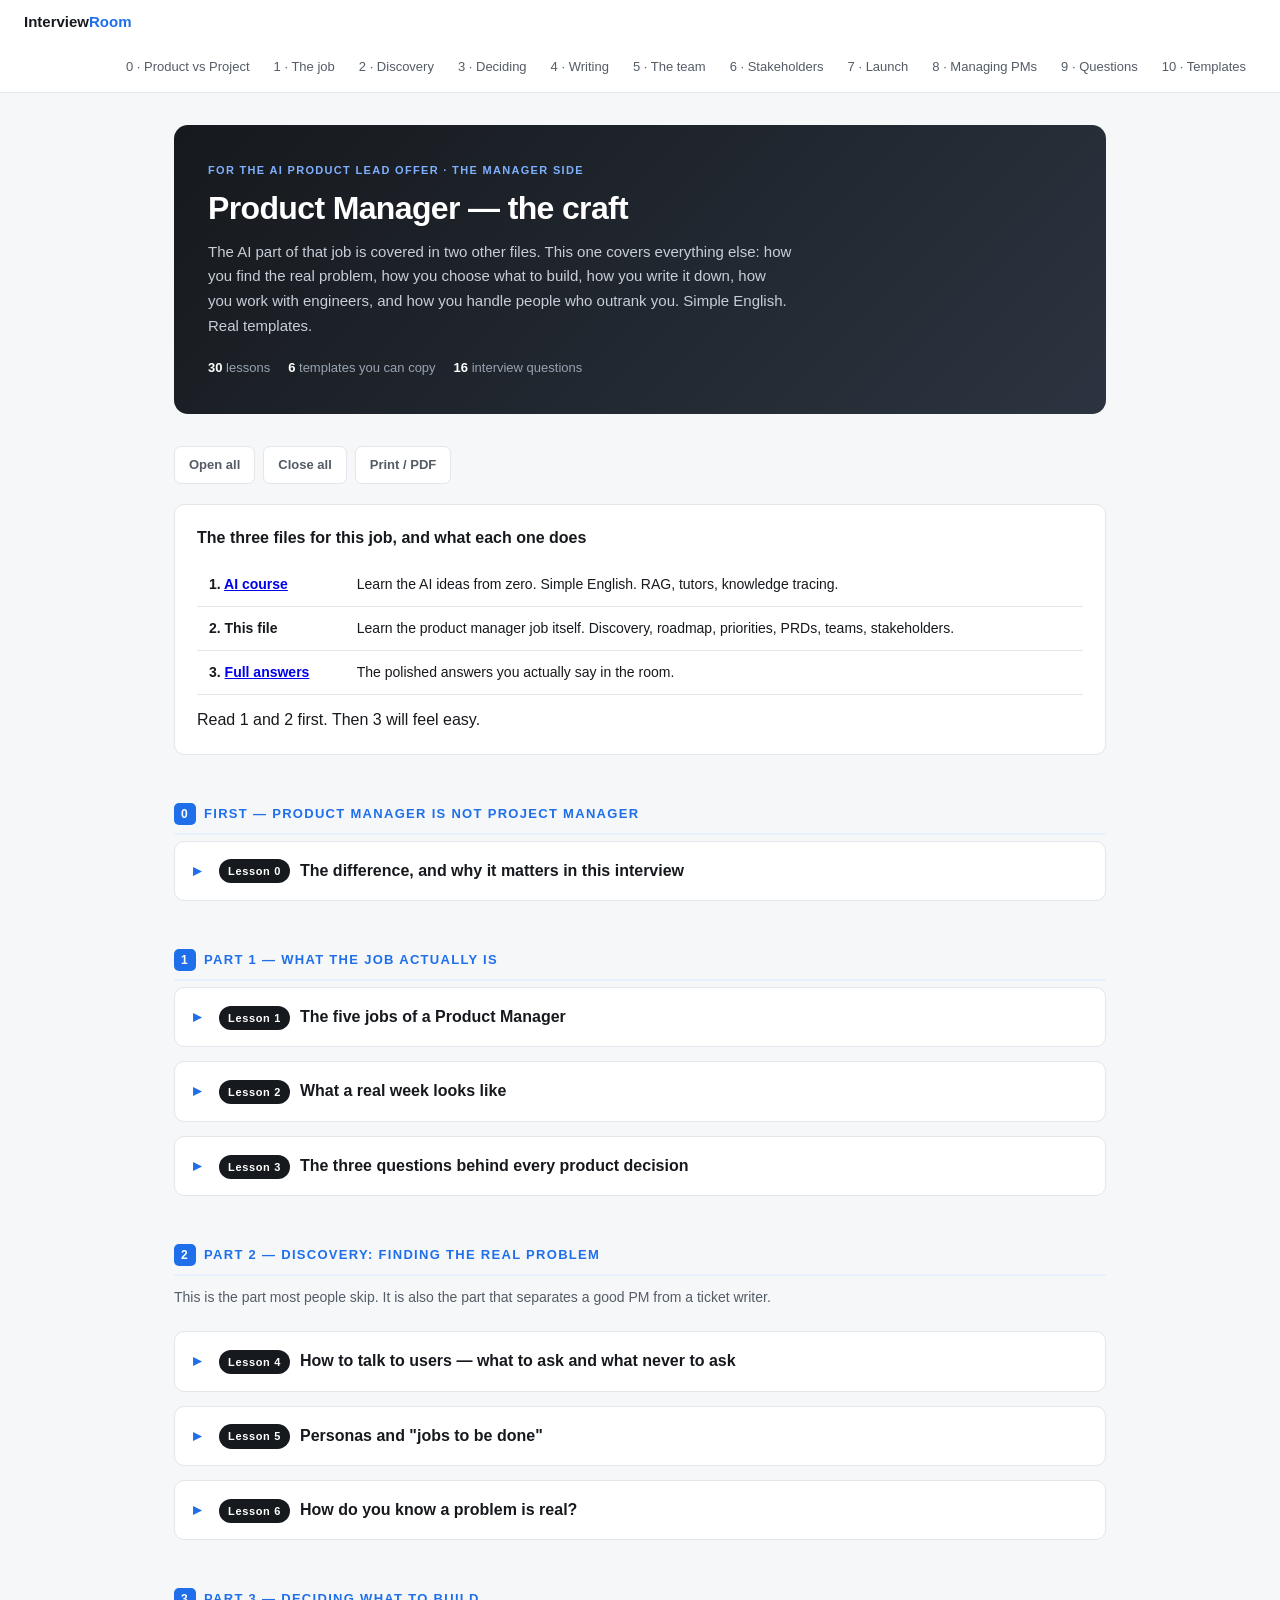
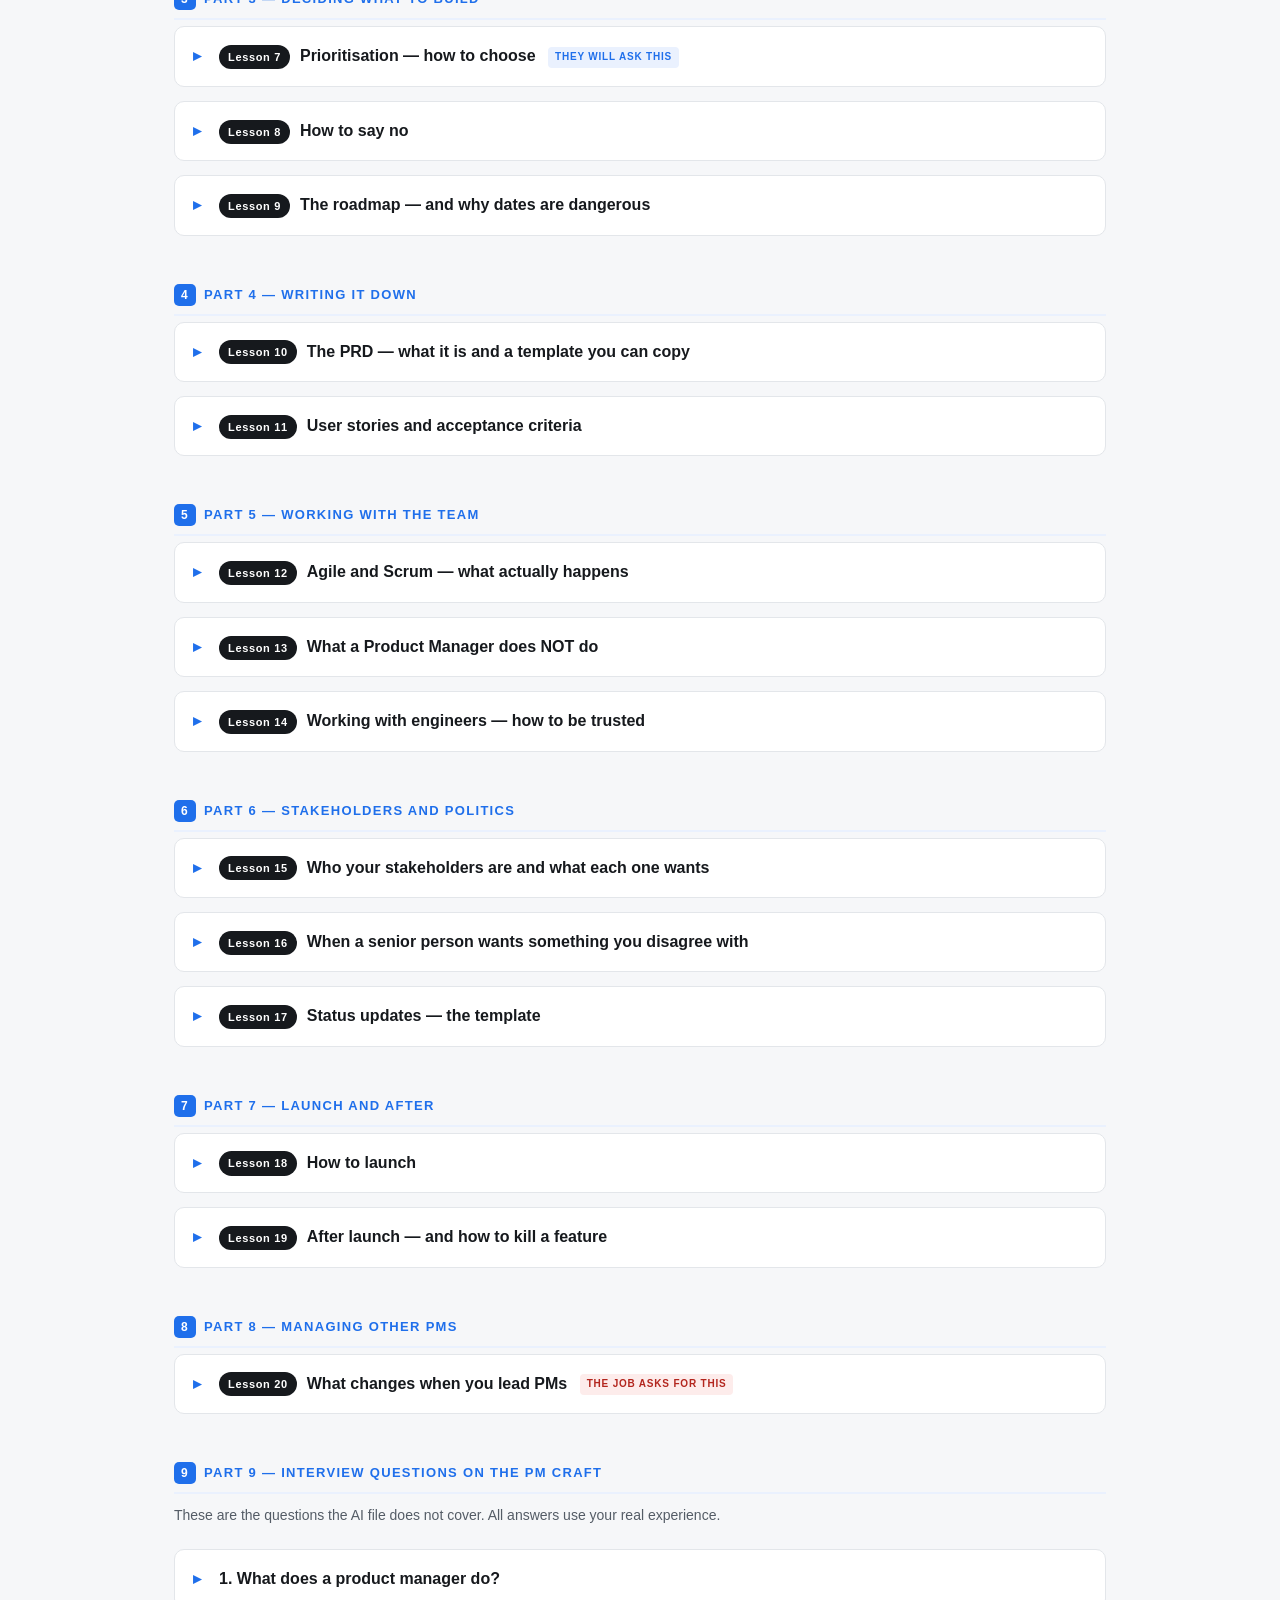
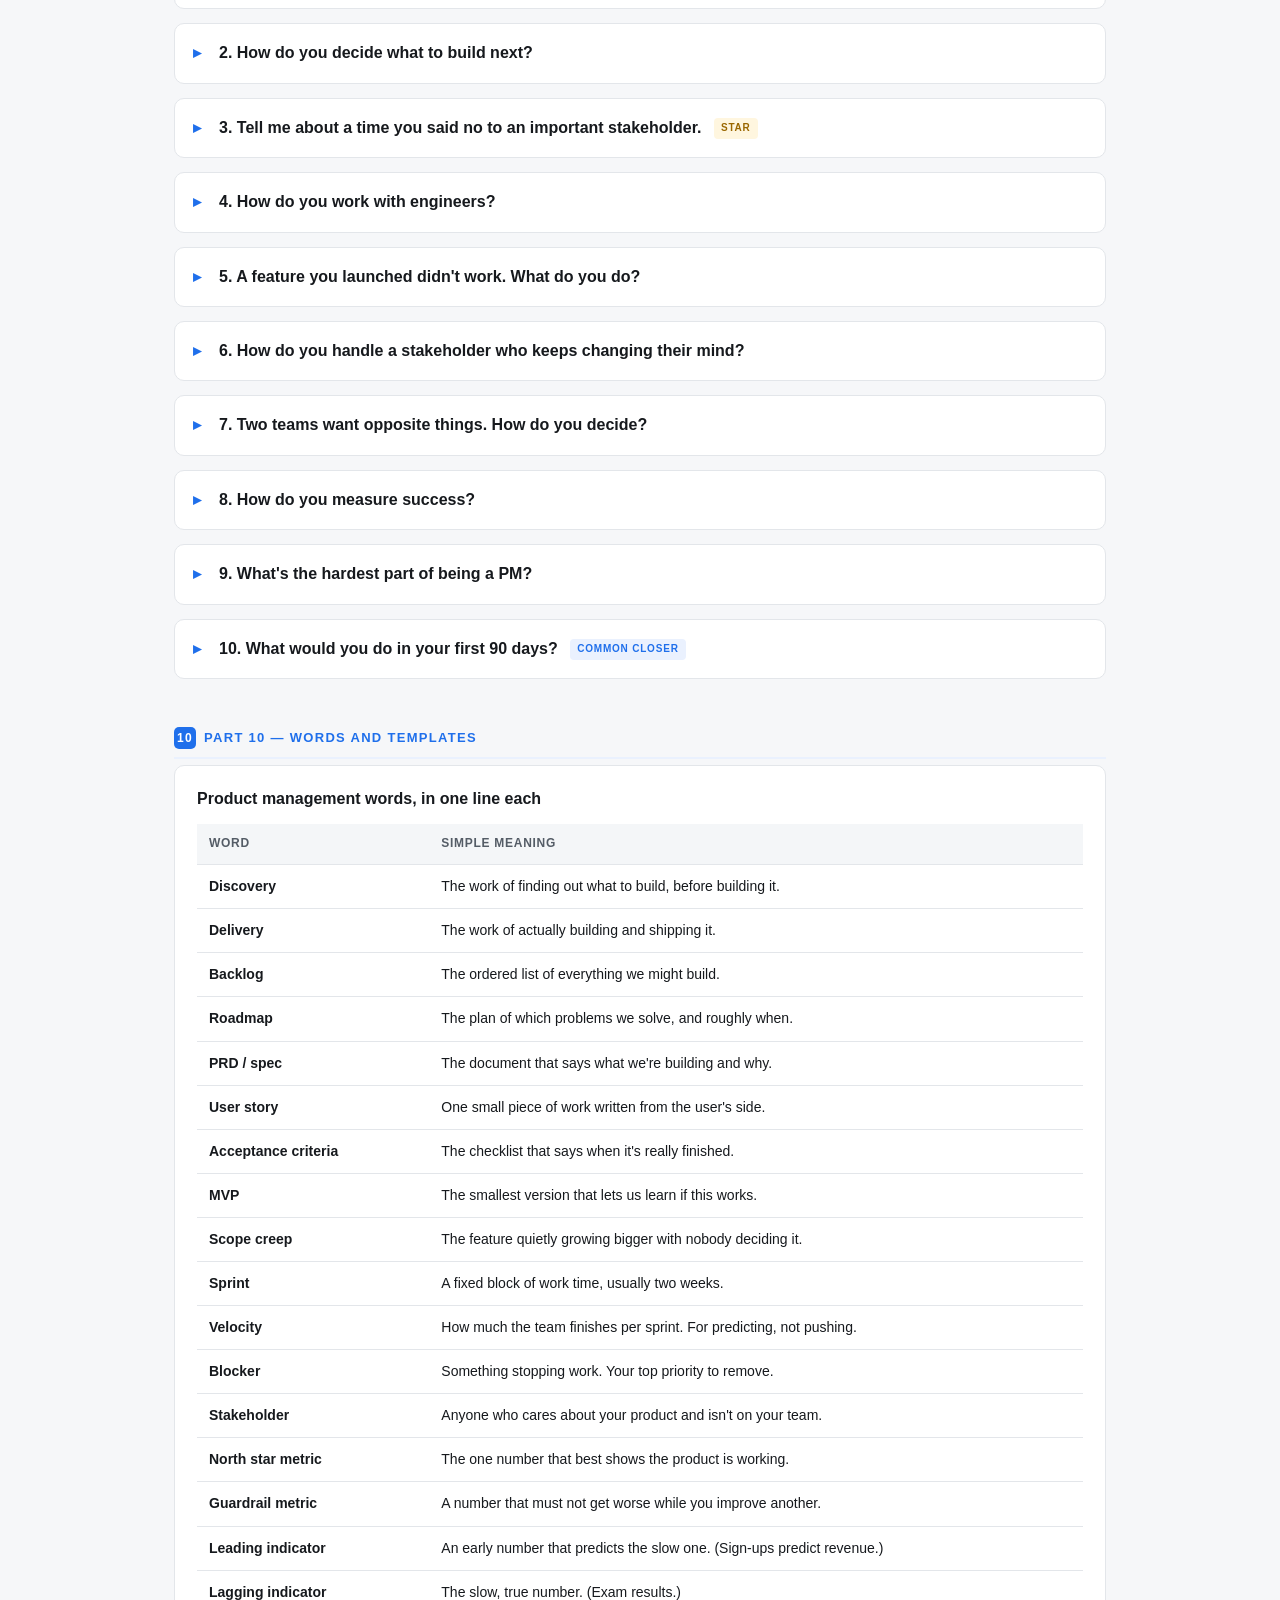
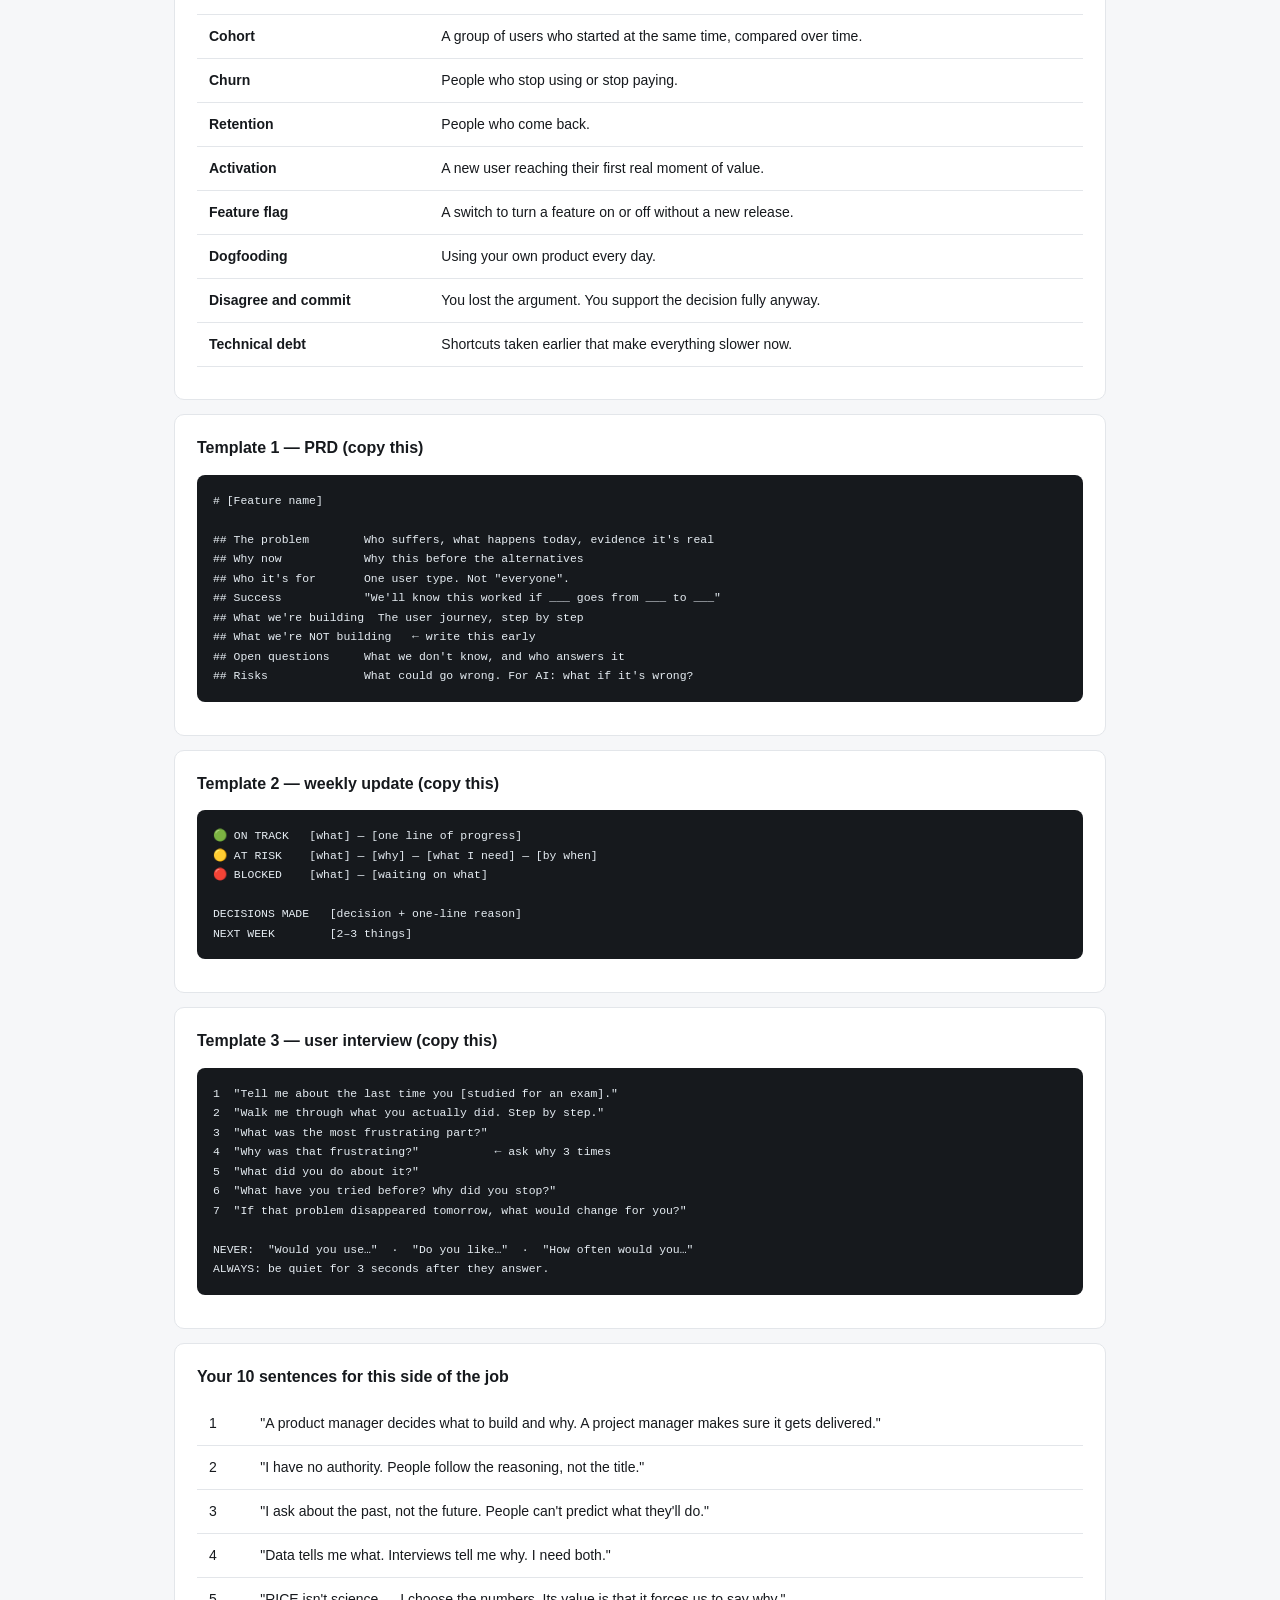
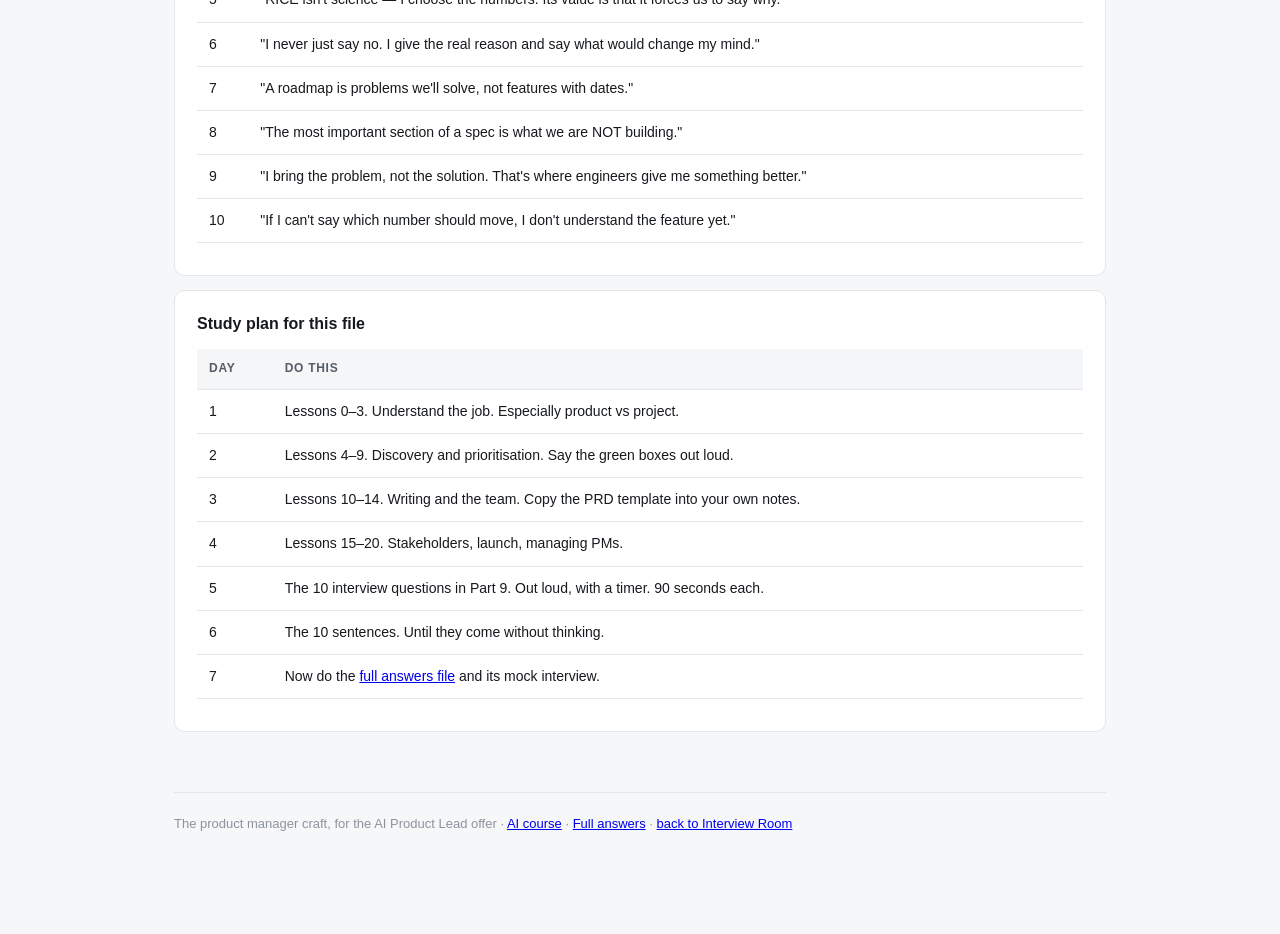
<file: product-manager-craft.html>
<!DOCTYPE html>
<html lang="en">
<head>
<meta charset="utf-8">
<meta name="viewport" content="width=device-width, initial-scale=1">
<title>Product Manager Craft</title>
<link rel="stylesheet" href="style.css">
</head>
<body>

<div class="topbar">
  <a class="home" href="index.html">Interview<span>Room</span></a>
  <nav>
    <a href="#p0">0 · Product vs Project</a>
    <a href="#p1">1 · The job</a>
    <a href="#p2">2 · Discovery</a>
    <a href="#p3">3 · Deciding</a>
    <a href="#p4">4 · Writing</a>
    <a href="#p5">5 · The team</a>
    <a href="#p6">6 · Stakeholders</a>
    <a href="#p7">7 · Launch</a>
    <a href="#p8">8 · Managing PMs</a>
    <a href="#p9">9 · Questions</a>
    <a href="#p10">10 · Templates</a>
  </nav>
</div>

<div class="wrap">

  <div class="hero">
    <p class="kicker">For the AI Product Lead offer · The manager side</p>
    <h1>Product Manager — the craft</h1>
    <p>The AI part of that job is covered in two other files. This one covers everything else: how you find the
    real problem, how you choose what to build, how you write it down, how you work with engineers, and how
    you handle people who outrank you. Simple English. Real templates.</p>
    <div class="meta">
      <span><b>30</b> lessons</span>
      <span><b>6</b> templates you can copy</span>
      <span><b>16</b> interview questions</span>
    </div>
  </div>

  <div class="tools">
    <button data-action="expand">Open all</button>
    <button data-action="collapse">Close all</button>
    <button data-action="print">Print / PDF</button>
  </div>

  <div class="card">
    <h3>The three files for this job, and what each one does</h3>
    <table>
      <tr><td><b>1. <a href="ai-product-course.html">AI course</a></b></td><td>Learn the AI ideas from zero. Simple English. RAG, tutors, knowledge tracing.</td></tr>
      <tr><td><b>2. This file</b></td><td>Learn the product manager job itself. Discovery, roadmap, priorities, PRDs, teams, stakeholders.</td></tr>
      <tr><td><b>3. <a href="ai-product-manager.html">Full answers</a></b></td><td>The polished answers you actually say in the room.</td></tr>
    </table>
    <p style="margin-top:12px">Read 1 and 2 first. Then 3 will feel easy.</p>
  </div>

  <!-- ============ PART 0 ============ -->
  <h2 id="p0"><span class="num">0</span>First — product manager is not project manager</h2>

  <details class="q" id="q0">
    <summary><span class="lesson">Lesson 0</span>The difference, and why it matters in this interview</summary>
    <div class="body">
      <p class="oneline">A <b>Product</b> Manager decides <b>what</b> to build and <b>why</b>. A <b>Project</b>
      Manager makes sure it gets <b>delivered</b> — on time, with the right people.</p>

      <div class="analogy">
        <span class="label">Think of it like…</span>
        <p>A restaurant opens a new branch.</p>
        <p>The <b>product manager</b> asks: who eats here? What should be on the menu? Do we need a kids' menu?
        Should we deliver? Which dish do we drop because nobody orders it?</p>
        <p>The <b>project manager</b> asks: when do the tables arrive? Is the kitchen ready before the opening
        date? Who is missing? What will make us late?</p>
        <p>Both matter. They are different jobs.</p>
      </div>

      <table>
        <tr><th></th><th>Product Manager</th><th>Project Manager</th></tr>
        <tr><td><b>Main question</b></td><td>Are we building the right thing?</td><td>Will we finish on time?</td></tr>
        <tr><td><b>Owns</b></td><td>The problem, the priorities, the outcome</td><td>The plan, the schedule, the risks</td></tr>
        <tr><td><b>Success is</b></td><td>Users' lives got better and the business grew</td><td>Delivered on time, in scope, in budget</td></tr>
        <tr><td><b>Ends when</b></td><td>Never. The product keeps living.</td><td>The project is finished.</td></tr>
        <tr><td><b>Says</b></td><td>"We are not building that."</td><td>"That will take three more weeks."</td></tr>
      </table>

      <div class="why">
        <b>Your job offer is Product Manager.</b> So every answer should be about <i>choosing</i> and
        <i>outcomes</i>, not about schedules and Gantt charts. If you talk too much about planning and
        deadlines, they will think you misread the role.
      </div>

      <div class="say">
        <span class="label">If they ask you the difference — say this</span>
        <p>"A product manager decides what to build and why. A project manager makes sure it gets delivered."</p>
        <p>"I am accountable for the outcome — did this actually help the student and the business. Not for the
        schedule."</p>
        <p>"In a small team one person often does both. But if I had to choose where my attention goes, it goes
        to whether we chose the right problem. Delivering the wrong thing on time is still a failure."</p>
      </div>

      <div class="dont">
        <b>Don't say</b> "they are basically the same." They are not, and this is a quick way for an
        interviewer to decide you don't know the job.
      </div>
    </div>
  </details>

  <!-- ============ PART 1 ============ -->
  <h2 id="p1"><span class="num">1</span>Part 1 — What the job actually is</h2>

  <details class="q" id="q1">
    <summary><span class="lesson">Lesson 1</span>The five jobs of a Product Manager</summary>
    <div class="body">
      <p class="oneline">Everything a PM does fits in five boxes. Learn the five. You can answer almost any
      question from them.</p>

      <table>
        <tr><th>#</th><th>The job</th><th>What it looks like in real life</th></tr>
        <tr>
          <td><b>1</b></td><td><b>Find the real problem</b></td>
          <td>Talk to users. Look at data. Find out what is actually wrong — not what people say is wrong.</td>
        </tr>
        <tr>
          <td><b>2</b></td><td><b>Decide what to do first</b></td>
          <td>20 good ideas, room for 3. Choose. Say no to 17 and explain why.</td>
        </tr>
        <tr>
          <td><b>3</b></td><td><b>Explain it clearly</b></td>
          <td>Write it down so engineers know what to build, and so the boss knows what will change.</td>
        </tr>
        <tr>
          <td><b>4</b></td><td><b>Help the team ship it</b></td>
          <td>Answer questions fast. Remove blockers. Make the small decisions so the team is not waiting.</td>
        </tr>
        <tr>
          <td><b>5</b></td><td><b>Measure and learn</b></td>
          <td>Did it work? How do we know? Keep it, fix it, or kill it.</td>
        </tr>
      </table>

      <div class="analogy">
        <span class="label">The honest version</span>
        <p>A PM has almost no power. You cannot order the engineers. You cannot order the designer. You cannot
        order the sales team.</p>
        <p>You have only three things: <b>a clear problem</b>, <b>evidence</b>, and <b>the ability to
        explain</b>. That is the whole job. People follow you because your reasoning is good, not because of
        your title.</p>
      </div>

      <div class="why">
        <b>You have done all five at Jumia.</b> You found the real cause of returns (1). You decided to stop the
        inspection plan (2). You explained it to the commercial team with numbers (3). You ran the fix (4). You
        measured the return rate after (5). Use this example — it covers all five boxes in one story.
      </div>

      <div class="say">
        <span class="label">Say this</span>
        <p>"My job is five things: find the real problem, decide what we do first, explain it clearly, help the
        team ship it, and prove whether it worked."</p>
        <p>"And I have no authority over anyone. People follow the reasoning, not the title. So the quality of
        my thinking is the whole job."</p>
      </div>
    </div>
  </details>

  <details class="q" id="q2">
    <summary><span class="lesson">Lesson 2</span>What a real week looks like</summary>
    <div class="body">
      <p class="oneline">If they ask "what does a normal week look like for you?", this is the answer. It proves
      you understand the job in practice, not in theory.</p>

      <pre><code>MONDAY      Look at the numbers from last week. What moved? What broke?
            Sprint planning with the team — what we do for the next two weeks.

TUESDAY     User interviews. 2 or 3 students or teachers. Always be talking to users.
            Write up what you heard.

WEDNESDAY   Writing day. Specs, PRDs, decisions. This needs quiet time —
            protect it or it disappears.

THURSDAY    Stakeholders. Update the boss. Talk to sales/support/content.
            Answer the "when will X be ready" questions.

FRIDAY      Review what the team built. Test it yourself.
            Look ahead — what is coming in 4 to 8 weeks, and what will block it?

EVERY DAY   15-minute standup with the team.
            Answer team questions quickly — a blocked engineer is expensive.</code></pre>

      <div class="why">
        <b>The two things new PMs get wrong:</b>
        <ul>
          <li><b>They stop talking to users.</b> Meetings fill the week. Then you are deciding from opinion.
          Put user conversations in the calendar as a fixed appointment, every week, or they will not
          happen.</li>
          <li><b>They answer the team too slowly.</b> If an engineer asks you a question and waits two days, you
          just wasted two days of their work. Fast, clear answers are more valuable than perfect ones.</li>
        </ul>
      </div>

      <div class="say">
        <span class="label">Say this</span>
        <p>"My week has four fixed parts. Monday I look at the numbers and plan with the team. Tuesday I talk
        to users — I protect that time or it disappears. Wednesday I write. Thursday is stakeholders."</p>
        <p>"And every day, I answer the team fast. A blocked engineer is the most expensive thing in the
        room."</p>
      </div>
    </div>
  </details>

  <details class="q" id="q3">
    <summary><span class="lesson">Lesson 3</span>The three questions behind every product decision</summary>
    <div class="body">
      <p class="oneline">Before building anything, a PM answers three questions. If any answer is no, stop.</p>

      <table>
        <tr><th>Question</th><th>Meaning</th><th>Who helps you</th></tr>
        <tr><td><b>Do people want it?</b></td><td>Is the problem real and painful? Will they use it?</td><td>Users, research, data</td></tr>
        <tr><td><b>Can we build it?</b></td><td>Is it possible with our team, our time, our technology?</td><td>Engineers</td></tr>
        <tr><td><b>Should we build it?</b></td><td>Does it help the business? Is it legal and safe?</td><td>Business, legal</td></tr>
      </table>

      <div class="analogy">
        <span class="label">Think of it like…</span>
        <p>Opening a shop. People must want what you sell. You must be able to get the stock. And you must make
        enough money to pay the rent.</p>
        <p>Miss any one, and the shop closes. It does not matter how good the other two are.</p>
      </div>

      <div class="why">
        <b>For an AI product, add a fourth:</b> <i>is it reliable enough?</i> An AI feature can be wanted,
        buildable and good for business — and still be wrong 20% of the time. In education, that fourth
        question can stop a project on its own. Say this if they ask about AI product decisions.
      </div>

      <div class="say">
        <span class="label">Say this</span>
        <p>"Before we build I want three answers. Do people want it — is the problem real. Can we build it. And
        should we build it — does it help the business."</p>
        <p>"For AI features I add a fourth: is it reliable enough. Something can be wanted and buildable and
        still be wrong too often to put in front of a child."</p>
      </div>
    </div>
  </details>

  <!-- ============ PART 2 ============ -->
  <h2 id="p2"><span class="num">2</span>Part 2 — Discovery: finding the real problem</h2>
  <p class="section-note">This is the part most people skip. It is also the part that separates a good PM from a
  ticket writer.</p>

  <details class="q" id="q4">
    <summary><span class="lesson">Lesson 4</span>How to talk to users — what to ask and what never to ask</summary>
    <div class="body">
      <p class="oneline">Ask about the <b>past</b>, not the future. People are bad at predicting what they will
      do. They are good at remembering what they did.</p>

      <div class="analogy">
        <span class="label">Think of it like…</span>
        <p>Ask someone: "Would you buy a healthy frozen meal?" Almost everyone says yes. It makes them feel
        good to say yes.</p>
        <p>Now ask: "What did you eat for dinner last night? And the night before?" Now you get the truth.</p>
      </div>

      <table>
        <tr><th>❌ Never ask</th><th>✅ Ask instead</th></tr>
        <tr><td>"Would you use a feature that…?"</td><td>"Tell me about the last time you had this problem."</td></tr>
        <tr><td>"Do you like this idea?"</td><td>"What did you do about it? Walk me through it."</td></tr>
        <tr><td>"How often would you use it?"</td><td>"How many times did that happen last month?"</td></tr>
        <tr><td>"What features do you want?"</td><td>"What is the most frustrating part of studying right now?"</td></tr>
        <tr><td>"Would you pay for it?"</td><td>"What do you pay for today to solve this?"</td></tr>
      </table>

      <p><b>Three rules while you talk:</b></p>
      <ul>
        <li><b>Do not sell.</b> The moment you explain your idea, they become polite. Polite people give you
        useless data.</li>
        <li><b>Be quiet.</b> After they answer, wait 3 seconds. The second thing they say is usually the real
        thing.</li>
        <li><b>Ask "why" three times.</b> "It's hard." Why? "I don't understand it." Why? "The video goes too
        fast and I can't stop and ask." Now you have something you can build.</li>
      </ul>

      <div class="why">
        <b>How many people?</b> 5 to 8 users per group is usually enough to see the pattern. You are not doing
        statistics. You are looking for the repeated story. If three people describe the same pain in the same
        words, that is real.
      </div>

      <div class="say">
        <span class="label">Say this</span>
        <p>"I ask about the past, not the future. People cannot predict what they will do, but they remember
        what they did."</p>
        <p>"So instead of 'would you use this', I ask 'tell me about the last time this happened, and what did
        you do'."</p>
        <p>"And I do not describe my idea during the interview. The moment I do, they become polite, and polite
        answers are useless."</p>
      </div>
    </div>
  </details>

  <details class="q" id="q5">
    <summary><span class="lesson">Lesson 5</span>Personas and "jobs to be done"</summary>
    <div class="body">
      <p class="oneline">A <b>persona</b> is a short description of one type of user. A <b>job to be done</b> is
      what they are really trying to achieve.</p>

      <div class="analogy">
        <span class="label">The famous example</span>
        <p>People do not buy a drill because they want a drill. They want a <b>hole</b>. Actually they want a
        <b>shelf</b>. Actually they want <b>a tidy room</b>.</p>
        <p>If you only think "they want a drill", you build a better drill. If you understand the real job, you
        might build something completely different — and better.</p>
      </div>

      <p><b>For the learning platform, the four users and their real jobs:</b></p>
      <table>
        <tr><th>User</th><th>What they say they want</th><th>What they really want</th></tr>
        <tr><td><b>Student</b></td><td>"Help with my homework"</td><td>To stop feeling stupid. To pass the exam. To finish quickly and go out.</td></tr>
        <tr><td><b>Parent</b></td><td>"A learning app"</td><td>Proof their money is working. Less stress at home about school.</td></tr>
        <tr><td><b>Teacher</b></td><td>"A tool for my class"</td><td>Less marking. To know who is struggling <i>before</i> the test, not after.</td></tr>
        <tr><td><b>School</b></td><td>"Better results"</td><td>Numbers they can show to parents and to the ministry.</td></tr>
      </table>

      <div class="why">
        <b>Be honest about the student.</b> Most students are not excited about learning. They want to finish
        and go out. A good PM designs for the real person, not for a perfect imaginary student. Saying this in
        the interview shows maturity — many candidates describe a fantasy user.
      </div>

      <div class="say">
        <span class="label">Say this</span>
        <p>"People do not want a drill. They want a hole. Actually they want a tidy room."</p>
        <p>"So for a student, the real job is not 'learn maths'. It is 'stop feeling stupid, pass the exam, and
        finish quickly'. I would design for that real person, not for an imaginary student who loves
        studying."</p>
        <p>"And the parent is usually the one paying. Their job is proof that the money is working. So the
        progress report is not a small feature — for them it <i>is</i> the product."</p>
      </div>
    </div>
  </details>

  <details class="q" id="q6">
    <summary><span class="lesson">Lesson 6</span>How do you know a problem is real?</summary>
    <div class="body">
      <p class="oneline">One person complaining is a story. A pattern in the data is a problem. You need both.</p>

      <p><b>The four sources, and what each is good for:</b></p>
      <table>
        <tr><th>Source</th><th>Tells you</th><th>Does not tell you</th></tr>
        <tr><td><b>User interviews</b></td><td><b>Why</b> something happens</td><td>How often, how many people</td></tr>
        <tr><td><b>Data / analytics</b></td><td><b>What</b> and <b>how many</b></td><td>Why</td></tr>
        <tr><td><b>Support tickets</b></td><td>The loudest problems</td><td>The silent ones — people who quit without complaining</td></tr>
        <tr><td><b>Sales / teachers</b></td><td>What blocks a deal</td><td>What everyday users feel</td></tr>
      </table>

      <div class="why">
        <b>The rule that matters:</b> data tells you <b>what</b>, interviews tell you <b>why</b>. You need both.
        Data alone gives you "40% of students stop at lesson 3" and no idea what to do. Interviews alone give
        you one angry parent and no idea if it matters.
      </div>

      <div class="analogy">
        <span class="label">Watch out for the silent users</span>
        <p>Support tickets only show you people who cared enough to complain. The students who opened the app,
        felt lost, closed it and never came back — they wrote no ticket.</p>
        <p>They are usually the biggest group and the biggest problem. You only find them in the data.</p>
      </div>

      <div class="say">
        <span class="label">Say this</span>
        <p>"Data tells me what is happening and how big it is. Interviews tell me why. I need both — one without
        the other leads to bad decisions."</p>
        <p>"And I look for the silent users. Support tickets only show people who complained. The ones who
        opened the app, felt lost and never came back wrote nothing. They are usually the bigger group."</p>
      </div>
      <div class="followup">
        <b>Use your Jumia story here:</b> "I saw this at Jumia. Returns were logged as free text, so nobody
        could analyse them. I changed the collection first — a fixed list of reasons. A few months later I had
        real data, and it showed the cause everybody assumed was wrong. Sometimes the first job is fixing how
        you collect information, before you can answer anything."
      </div>
    </div>
  </details>

  <!-- ============ PART 3 ============ -->
  <h2 id="p3"><span class="num">3</span>Part 3 — Deciding what to build</h2>

  <details class="q" id="q7">
    <summary><span class="lesson">Lesson 7</span>Prioritisation — how to choose <span class="tag">They will ask this</span></summary>
    <div class="body">
      <p class="oneline">You have 20 ideas and room for 3. Prioritisation is how you choose, and how you explain
      the choice to people who disagree.</p>

      <p><b>The simplest method — value vs effort:</b></p>
      <pre><code>            HIGH VALUE
                 │
   DO FIRST      │      DO IF YOU CAN
   (easy + big)  │      (big but hard)
   ──────────────┼──────────────────────  →  HIGH EFFORT
   DO LATER      │      DO NEVER
   (easy, small) │      (hard and small)
                 │</code></pre>
      <p>Two questions per idea: how much does it help, and how hard is it. Put them on the square. Start top
      left. This is enough for most decisions and takes 20 minutes.</p>

      <p style="margin-top:20px"><b>The named method they may ask about — RICE:</b></p>
      <table>
        <tr><td><b>R — Reach</b></td><td>How many people does this affect? (per month)</td></tr>
        <tr><td><b>I — Impact</b></td><td>How much does it help each one? (big / medium / small)</td></tr>
        <tr><td><b>C — Confidence</b></td><td>How sure am I? (100% / 80% / 50%)</td></tr>
        <tr><td><b>E — Effort</b></td><td>How much work? (person-months)</td></tr>
      </table>
      <pre><code>Score  =  Reach × Impact × Confidence
          ─────────────────────────────
                    Effort

Example — AI tutor for maths grade 8:
   Reach       8,000 students/month
   Impact      3  (big)
   Confidence  0.5  (we are not sure it improves learning)
   Effort      4 person-months
   Score = (8000 × 3 × 0.5) / 4 = 3,000</code></pre>

      <div class="why">
        <b>The honest part — say this and they will trust you.</b> RICE looks scientific and it is not. You
        choose the numbers. Two people score the same idea very differently.
        <br><br>
        Its real value is not the score. It is that it forces the conversation into the open: <i>"you said
        impact is high — based on what?"</i> The argument becomes about evidence instead of about who speaks
        loudest. That is the actual benefit, and most candidates do not know it.
      </div>

      <p><b>The two things every framework misses:</b></p>
      <ul>
        <li><b>Some items unlock others.</b> Building the map of topics (which subject comes before which) is
        not a feature anyone asked for. But three later features become cheap because of it. Frameworks score
        it low. You must argue for it separately.</li>
        <li><b>Some items reduce risk.</b> A two-week test to find out whether an AI approach even works is not
        "value". It is information. Sometimes buying information is the best use of two weeks.</li>
      </ul>

      <div class="say">
        <span class="label">Say this</span>
        <p>"I start simple — how much does it help, how hard is it. That answers most decisions quickly."</p>
        <p>"For bigger decisions I use RICE: how many people, how much impact, how confident am I, how much
        work."</p>
        <p>"But I would be honest that RICE is not science. I choose the numbers. Its real value is that it
        forces us to say <i>why</i> we think impact is high. The argument becomes about evidence instead of who
        is most senior in the room."</p>
        <p>"And I always fight for two things frameworks score badly: the boring foundations that make later
        work cheap, and short experiments that buy us information."</p>
      </div>
    </div>
  </details>

  <details class="q" id="q8">
    <summary><span class="lesson">Lesson 8</span>How to say no</summary>
    <div class="body">
      <p class="oneline">Saying no is most of the job. Saying it badly is how PMs lose the room.</p>

      <div class="analogy">
        <span class="label">Think of it like…</span>
        <p>"No" closes the door. "Not now, and here is what would change my mind" leaves the door open and keeps
        the relationship.</p>
        <p>People can accept not getting their feature. They cannot accept feeling ignored.</p>
      </div>

      <p><b>The four-step no:</b></p>
      <table>
        <tr><td><b>1. Show you understood</b></td><td>"So the problem is that teachers can't see who is struggling until the test. Is that right?"</td></tr>
        <tr><td><b>2. Give the real reason</b></td><td>"We're not doing it this quarter because we're fixing the content map, and the teacher view depends on it."</td></tr>
        <tr><td><b>3. Say what would change it</b></td><td>"If we heard this from three more schools, or it blocked a deal, it moves up."</td></tr>
        <tr><td><b>4. Give them something</b></td><td>"In the meantime, here's a report you can run manually. Would that help for now?"</td></tr>
      </table>

      <div class="dont">
        <b>Never say:</b> "It's not on the roadmap." That is not a reason, it is a wall. Also never say "the
        engineers say it's too hard" — you are hiding behind your team and it will get back to them.
      </div>

      <div class="say">
        <span class="label">Say this</span>
        <p>"I never just say no. I repeat the problem back so they know I understood, give the real reason, say
        what would change my mind, and try to offer something small in the meantime."</p>
        <p>"People can accept not getting their feature. They cannot accept feeling ignored."</p>
      </div>
    </div>
  </details>

  <details class="q" id="q9">
    <summary><span class="lesson">Lesson 9</span>The roadmap — and why dates are dangerous</summary>
    <div class="body">
      <p class="oneline">A roadmap is a plan of <b>problems we will solve</b>, not a list of features with
      dates.</p>

      <div class="analogy">
        <span class="label">Think of it like…</span>
        <p><b>Bad roadmap:</b> "AI tutor — 15 March. Teacher dashboard — 30 April."</p>
        <p>Now every date is a promise. If the AI tutor turns out to need three more months, you have failed —
        even if stopping was the right decision.</p>
        <p><b>Good roadmap:</b> "This quarter: students stop getting stuck alone. We think an AI tutor is the
        answer. We will know by March whether it works."</p>
        <p>Now you promised an outcome, and you are allowed to change the solution when you learn something.</p>
      </div>

      <p><b>The three-part roadmap — use this structure:</b></p>
      <table>
        <tr><th>Part</th><th>Confidence</th><th>How to talk about it</th></tr>
        <tr><td><b>Now</b> (this quarter)</td><td>High — we are building it</td><td>You can commit to this</td></tr>
        <tr><td><b>Next</b> (next quarter)</td><td>Medium — probably, if what we learn now says yes</td><td>"Likely, not promised"</td></tr>
        <tr><td><b>Later</b> (the year)</td><td>Low — the direction</td><td>"This is where we're heading"</td></tr>
      </table>

      <div class="why">
        <b>Always publish the "not doing" list.</b> Writing "we are not building X this year, because Y" is
        worth more than half the roadmap. It stops the same conversation happening every month, and it tells
        your team what to refuse without asking you.
      </div>

      <div class="say">
        <span class="label">Say this</span>
        <p>"I build the roadmap around problems and outcomes, not features and dates."</p>
        <p>"I use three levels: now, next, later. Now is committed. Next is likely. Later is direction. Mixing
        them together is how an experiment becomes a promise by accident."</p>
        <p>"And I publish what we are <b>not</b> doing, with the reason. That saves more time than the roadmap
        itself."</p>
      </div>
      <div class="followup">
        <b>If they push:</b> <i>"But my CEO wants dates."</i> →
        "That's fair, and some dates are real — a school year starts when it starts. I give firm dates for the
        current quarter, and ranges beyond that. What I won't do is give a firm date for something we haven't
        proven is possible yet. I'd rather say 'I'll know in three weeks' than give a date I'll have to break."
      </div>
    </div>
  </details>

  <!-- ============ PART 4 ============ -->
  <h2 id="p4"><span class="num">4</span>Part 4 — Writing it down</h2>

  <details class="q" id="q10">
    <summary><span class="lesson">Lesson 10</span>The PRD — what it is and a template you can copy</summary>
    <div class="body">
      <p class="oneline">PRD = Product Requirements Document. It is the document that says what we are building
      and why, so everyone builds the same thing.</p>

      <div class="analogy">
        <span class="label">Think of it like…</span>
        <p>A brief for a builder. Not a drawing of every brick — that is the engineer's job. But clear enough
        that they do not build a garage when you wanted a kitchen.</p>
      </div>

      <p><b>Copy this template:</b></p>
      <pre><code># [Feature name]

## 1. The problem
Who has this problem, and what happens to them today.
Evidence: what data or interviews tell us this is real.

## 2. Why now
Why this, before the other things we could do.

## 3. Who it is for
Which user. If it serves everyone, it probably serves nobody.

## 4. What success looks like
The number we expect to move, and by how much.
"We will know this worked if ___ goes from ___ to ___."

## 5. What we are building
Plain description. The user journey, step by step.

## 6. What we are NOT building
The most important section. Write it early.

## 7. Open questions
What we do not know yet, and who will answer it.

## 8. Risks
What could go wrong. For AI: what happens when it is wrong.</code></pre>

      <div class="why">
        <b>Section 6 is the one to mention in the interview.</b> "What we are NOT building" prevents scope
        growing quietly. Without it, every conversation adds one more small thing, and three months later the
        feature is twice the size and nobody decided that.
        <br><br>
        <b>Section 4 is the one juniors forget.</b> If you cannot say which number should move, you do not
        understand the feature yet. Write it before you write section 5.
      </div>

      <div class="say">
        <span class="label">Say this</span>
        <p>"My spec has eight parts, but three matter most. The problem with evidence. What success looks like —
        the actual number we expect to move. And what we are <i>not</i> building."</p>
        <p>"That last one stops scope growing quietly. Without it, every meeting adds one small thing, and three
        months later the feature is twice the size and nobody decided that."</p>
        <p>"I also write the success number <i>before</i> the solution. If I can't say which number should move,
        I don't understand the problem well enough yet."</p>
      </div>
    </div>
  </details>

  <details class="q" id="q11">
    <summary><span class="lesson">Lesson 11</span>User stories and acceptance criteria</summary>
    <div class="body">
      <p class="oneline">A user story is one small piece of work, written from the user's side. Acceptance
      criteria say exactly when it is finished.</p>

      <p><b>The format:</b></p>
      <pre><code>As a [who]
I want to [do what]
So that [why — the benefit]</code></pre>

      <p><b>Real example for your product:</b></p>
      <pre><code>As a grade 8 student
I want to ask the tutor about a question I got wrong
So that I understand my mistake instead of just seeing the right answer

ACCEPTANCE CRITERIA
✓ The tutor can see which question I got wrong and what I answered
✓ The tutor asks me what I tried before it explains anything
✓ The tutor never gives the final answer directly
✓ The answer shows which lesson it came from
✓ If the topic is not in my curriculum, the tutor says so
✓ The first words appear in under 3 seconds
✓ It works in Arabic and in French</code></pre>

      <div class="why">
        <b>Why acceptance criteria matter:</b> without them, "done" is an opinion. The engineer thinks it is
        finished. You think it is not. You argue. With them, it is a checklist and there is nothing to argue
        about.
        <br><br>
        Notice criteria 3 and 5. Those are <b>product rules</b>, not technical details. That is your job to
        specify. An engineer will not invent "never give the final answer" on their own.
      </div>

      <div class="say">
        <span class="label">Say this</span>
        <p>"A user story is one small piece of work written from the user's side: as a student, I want to, so
        that."</p>
        <p>"Then acceptance criteria — the checklist that says when it is finished. Without them, 'done' is an
        opinion and you argue about it."</p>
        <p>"And I put the product rules in the criteria. For a tutor, 'never gives the final answer directly' is
        a line I write. The engineer will not invent that rule for me."</p>
      </div>
    </div>
  </details>

  <!-- ============ PART 5 ============ -->
  <h2 id="p5"><span class="num">5</span>Part 5 — Working with the team</h2>

  <details class="q" id="q12">
    <summary><span class="lesson">Lesson 12</span>Agile and Scrum — what actually happens</summary>
    <div class="body">
      <p class="oneline">Agile means: build a small piece, show it, learn, adjust. Scrum is one common way to do
      that, in two-week blocks called sprints.</p>

      <div class="analogy">
        <span class="label">Think of it like…</span>
        <p><b>Old way:</b> plan everything for a year, build for a year, show it at the end. If you were wrong,
        you wasted a year.</p>
        <p><b>Agile:</b> plan two weeks, build, show it, ask "is this right?", adjust. If you were wrong, you
        wasted two weeks.</p>
      </div>

      <p><b>The four meetings, and what you do in each:</b></p>
      <table>
        <tr><th>Meeting</th><th>When</th><th>Your job in it</th></tr>
        <tr><td><b>Sprint planning</b></td><td>Start of the sprint</td><td>Explain what matters most and why. The team decides how much they can take. <b>You do not decide that.</b></td></tr>
        <tr><td><b>Daily standup</b></td><td>Every day, 15 min</td><td>Listen. Catch blockers. Do not turn it into a status report for you.</td></tr>
        <tr><td><b>Sprint review / demo</b></td><td>End of the sprint</td><td>See the real thing working. Give feedback. Invite stakeholders.</td></tr>
        <tr><td><b>Retrospective</b></td><td>End of the sprint</td><td>The team talks about <i>how</i> they worked. Often you mostly listen — and you accept criticism of yourself.</td></tr>
      </table>

      <p><b>The words you need:</b></p>
      <table>
        <tr><td><b>Backlog</b></td><td>The list of everything we might build, in priority order. You own the order.</td></tr>
        <tr><td><b>Sprint</b></td><td>A fixed block of time, usually 2 weeks.</td></tr>
        <tr><td><b>Story points</b></td><td>How big a task is — relative, not in hours. The team estimates, not you.</td></tr>
        <tr><td><b>Velocity</b></td><td>How many points the team finishes per sprint. Used to predict, never to push.</td></tr>
        <tr><td><b>Blocker</b></td><td>Something stopping work. Your top priority to remove.</td></tr>
        <tr><td><b>Definition of done</b></td><td>The team's shared rule for when work is really finished (tested, reviewed, documented).</td></tr>
      </table>

      <div class="dont">
        <b>The mistake that makes engineers hate a PM:</b> using velocity as pressure. "Last sprint you did 30
        points, so this sprint do 35." Velocity is a prediction tool, not a target. Teams respond by inflating
        their estimates, and then the number means nothing.
      </div>

      <div class="say">
        <span class="label">Say this</span>
        <p>"Agile means build a small piece, show it, learn, adjust. Scrum is one way to do that, in two-week
        sprints."</p>
        <p>"In planning I explain what matters most and why. The team decides how much fits — that is their
        call, not mine."</p>
        <p>"And I never use velocity as a target. It is for predicting, not for pushing. If you push with it,
        the team just makes the numbers bigger and the number stops meaning anything."</p>
      </div>
    </div>
  </details>

  <details class="q" id="q13">
    <summary><span class="lesson">Lesson 13</span>What a Product Manager does NOT do</summary>
    <div class="body">
      <p class="oneline">Knowing the limits of the job is a sign of experience. Many candidates describe
      themselves doing everyone else's job.</p>

      <table>
        <tr><th>You do NOT…</th><th>Because…</th></tr>
        <tr><td>Decide <b>how</b> to build it</td><td>That is the engineers' expertise. You give the problem and the constraints.</td></tr>
        <tr><td>Decide how long it takes</td><td>The team estimates. You can ask "what would make this smaller?" — you cannot set the number.</td></tr>
        <tr><td>Design the screens</td><td>That is the designer. You give the problem and the user, not the layout.</td></tr>
        <tr><td>Manage the team's daily tasks</td><td>That is the team, or a scrum master. You manage the <i>what</i>, not the <i>who does what today</i>.</td></tr>
        <tr><td>Write the tickets and disappear</td><td>That is a ticket writer, not a PM. You own the outcome.</td></tr>
      </table>

      <div class="why">
        <b>The one exception worth saying:</b> in a small team, you do a bit of everything. The difference is
        that you know which hat you are wearing. Say this — it shows you understand the theory <i>and</i> the
        reality.
      </div>

      <div class="say">
        <span class="label">Say this</span>
        <p>"I decide what and why. I do not decide how — that is the engineers' expertise, and if I take that
        from them I lose the most valuable thing they have."</p>
        <p>"I also do not set estimates. I can ask what would make it smaller. I cannot set the number."</p>
        <p>"In a small team everyone does a bit of everything. The important thing is knowing which hat I am
        wearing at that moment."</p>
      </div>
    </div>
  </details>

  <details class="q" id="q14">
    <summary><span class="lesson">Lesson 14</span>Working with engineers — how to be trusted</summary>
    <div class="body">
      <p class="oneline">Bring the problem, not the solution. That is the whole rule.</p>

      <div class="analogy">
        <span class="label">Think of it like…</span>
        <p><b>Bad:</b> "Build me a search box with a dropdown filter."</p>
        <p><b>Good:</b> "Students can't find last week's lesson. They give up after about 30 seconds. How could
        we fix that?"</p>
        <p>In the second version, the engineer might say: "We don't need search. If we just put 'continue where
        you left off' on the home page, 80% of that problem disappears." That is a week of work saved, and you
        would never have thought of it.</p>
      </div>

      <p><b>Four things that build trust fast:</b></p>
      <ul>
        <li><b>Answer questions quickly.</b> A blocked engineer costs more than a wrong answer. Decide, and say
        you will change it if you were wrong.</li>
        <li><b>Protect them from interruptions.</b> When sales walks in with an urgent request, it comes to you,
        not to them.</li>
        <li><b>Explain why, always.</b> "Build this" gets you compliance. "Build this because students drop off
        here" gets you their brain.</li>
        <li><b>Take the blame publicly.</b> If the feature failed because it was the wrong idea, that is yours.
        Say it out loud.</li>
      </ul>

      <div class="why">
        <b>Your advantage:</b> you have been the engineer. You know what a vague spec feels like, and you know
        when "that's hard" is real. Say this — it is genuinely rare and it answers the "can you work with an ML
        team" question at the same time.
      </div>

      <div class="say">
        <span class="label">Say this</span>
        <p>"I bring the problem, not the solution. If I say 'build me a search box', I get a search box. If I
        say 'students can't find last week's lesson and give up after 30 seconds', I often get a better and
        cheaper answer that I would never have thought of."</p>
        <p>"I answer their questions fast. A blocked engineer is more expensive than a decision I might have to
        change later."</p>
        <p>"And I have been on that side. I have been the developer receiving a vague spec. So I know what is
        missing before I send it."</p>
      </div>
    </div>
  </details>

  <!-- ============ PART 6 ============ -->
  <h2 id="p6"><span class="num">6</span>Part 6 — Stakeholders and politics</h2>

  <details class="q" id="q15">
    <summary><span class="lesson">Lesson 15</span>Who your stakeholders are and what each one wants</summary>
    <div class="body">
      <p class="oneline">A stakeholder is anyone who cares about your product and is not on your team. Each one
      wants something different. Speak to each in their own language.</p>

      <table>
        <tr><th>Who</th><th>What they actually want</th><th>Say it in their words</th></tr>
        <tr><td><b>CEO / boss</b></td><td>Growth, money, no surprises</td><td>"This affects retention and it is worth about X."</td></tr>
        <tr><td><b>Sales</b></td><td>Things that close deals</td><td>"This unblocks the three schools you mentioned."</td></tr>
        <tr><td><b>Marketing</b></td><td>Something to announce, and dates</td><td>"Here is what is confirmed and what is not yet."</td></tr>
        <tr><td><b>Support</b></td><td>Fewer angry tickets</td><td>"This removes the top complaint this quarter."</td></tr>
        <tr><td><b>Content / teachers</b></td><td>Quality and respect for their expertise</td><td>"You decide the pedagogy. I'll bring you the data."</td></tr>
        <tr><td><b>Legal</b></td><td>No risk, especially with children</td><td>"Here is what data we collect and why."</td></tr>
      </table>

      <div class="analogy">
        <span class="label">The most useful habit</span>
        <p>Translate your finding into their currency <i>before</i> you walk into the room.</p>
        <p>You learned this at Jumia. A returns problem described as a rate went nowhere. The same problem
        described as a cost got fixed within a week. Same fact. Different unit. Different result.</p>
      </div>

      <div class="say">
        <span class="label">Say this</span>
        <p>"I translate the same finding into each person's language before the meeting."</p>
        <p>"I learned this the hard way at Jumia. I presented a returns problem as a rate and nothing happened.
        I presented the same problem as a cost and it was fixed in a week. Same fact, different unit."</p>
      </div>
    </div>
  </details>

  <details class="q" id="q16">
    <summary><span class="lesson">Lesson 16</span>When a senior person wants something you disagree with</summary>
    <div class="body">
      <p class="oneline">This happens constantly. How you handle it decides how much people trust you.</p>

      <p><b>The five steps:</b></p>
      <table>
        <tr><td><b>1. Find the real need</b></td><td>They said "add a leaderboard". Ask why. Maybe the real problem is "students stop after two weeks". A leaderboard is their solution, not their problem.</td></tr>
        <tr><td><b>2. Agree on the problem</b></td><td>"So we want students to come back more. Yes?" Now you are on the same side.</td></tr>
        <tr><td><b>3. Bring evidence, not opinion</b></td><td>"Here is what our data shows about why students stop."</td></tr>
        <tr><td><b>4. Offer a cheaper test</b></td><td>"Instead of building it for everyone, can we test it with 200 students for two weeks?"</td></tr>
        <tr><td><b>5. If they still say do it — do it well</b></td><td>Disagree and commit. Then measure it honestly.</td></tr>
      </table>

      <div class="why">
        <b>Step 5 matters most.</b> Sometimes you lose. If you then build it badly, or quietly, or with an "I
        told you so" face — you have damaged the relationship more than the feature ever could. Build it
        properly, measure it honestly, and let the number speak. If you were right, everyone sees it without
        you saying anything.
      </div>

      <div class="say">
        <span class="label">Say this</span>
        <p>"First I find the real need. If someone asks for a leaderboard, the leaderboard is their solution.
        The problem might be that students stop after two weeks."</p>
        <p>"Then I bring evidence instead of my opinion, and I try to offer a cheaper way to find out — test it
        with 200 students instead of building it for everyone."</p>
        <p>"And if they still want it, I build it properly and measure it honestly. Disagree and commit. Doing
        it badly to prove I was right is the worst thing I could do."</p>
      </div>
    </div>
  </details>

  <details class="q" id="q17">
    <summary><span class="lesson">Lesson 17</span>Status updates — the template</summary>
    <div class="body">
      <p class="oneline">Send the same short update every week. Boring and regular beats detailed and
      occasional.</p>

      <pre><code>SUBJECT: [Product] — week of 12 October

🟢 ON TRACK   AI tutor pilot — grade 8 maths
   Shipped to 200 students this week. First numbers on Friday.

🟡 AT RISK    Content tagging
   We are 3 weeks behind. Reason: 2 experts moved to exam season.
   What I need: 1 more reviewer, or we move the date to 15 December.
   Decision needed by: Friday.

🔴 BLOCKED    Teacher dashboard
   Waiting on the content map. Restarts when tagging is done.

DECISIONS MADE
   - We are not launching in Gulf dialect this quarter. Quality is not there.

NEXT WEEK
   - First learning results from the pilot
   - Decision on the tagging resource</code></pre>

      <div class="why">
        <b>The two rules:</b>
        <ul>
          <li><b>Bad news early and plainly.</b> A problem told in week 2 is a problem. The same problem
          discovered in week 8 is a crisis, and it is now your credibility as well.</li>
          <li><b>Never say "at risk" without saying what you need.</b> Always attach the decision you want and
          the deadline for it. Otherwise you have just transferred anxiety with no way to act on it.</li>
        </ul>
      </div>

      <div class="say">
        <span class="label">Say this</span>
        <p>"I send the same short update every week. Green, yellow, red. What we decided. What is next."</p>
        <p>"Two rules. Bad news goes out early — a problem in week 2 is a problem, the same problem found in
        week 8 is a crisis. And I never say 'at risk' without saying what I need and by when."</p>
      </div>
    </div>
  </details>

  <!-- ============ PART 7 ============ -->
  <h2 id="p7"><span class="num">7</span>Part 7 — Launch and after</h2>

  <details class="q" id="q18">
    <summary><span class="lesson">Lesson 18</span>How to launch</summary>
    <div class="body">
      <p class="oneline">Launch slowly on purpose. Especially with AI, and especially with children.</p>

      <pre><code>1  INTERNAL      The team uses it. You use it every day for a week.
2  SMALL PILOT   100–500 users you can actually talk to.
                 Read what happens. Not dashboards — real sessions.
3  PERCENTAGE    5% → 25% → 50% → 100%, watching the numbers each time
4  FULL          Everyone

AT EVERY STEP YOU NEED:
   ✓ a way to turn it off instantly (without a new release)
   ✓ a clear rule for when to stop and go back
   ✓ someone watching the numbers, by name
   ✓ support and teachers told in advance</code></pre>

      <div class="why">
        <b>The kill switch is not optional for an AI feature.</b> If something goes wrong with a tutor talking
        to children, you need it off in one minute, not in one release cycle. Say this — it shows you have
        thought about the worst day, not just the launch day.
      </div>

      <div class="say">
        <span class="label">Say this</span>
        <p>"I launch in stages. Internal, then a small pilot I can actually talk to, then a percentage
        rollout."</p>
        <p>"For an AI feature with children, two things are mandatory. A switch to turn it off instantly without
        a release. And real people reading real conversations in the first weeks — not just dashboards. That is
        where you find the problems no test predicted."</p>
      </div>
    </div>
  </details>

  <details class="q" id="q19">
    <summary><span class="lesson">Lesson 19</span>After launch — and how to kill a feature</summary>
    <div class="body">
      <p class="oneline">Most teams launch and move on. Checking afterwards, and removing what failed, is what
      separates a senior PM.</p>

      <p><b>Two weeks after launch, answer four questions:</b></p>
      <table>
        <tr><td>1</td><td>Did the number we promised actually move?</td></tr>
        <tr><td>2</td><td>Did anything else get worse? (the guardrails)</td></tr>
        <tr><td>3</td><td>Are people using it the way we expected — or differently?</td></tr>
        <tr><td>4</td><td>What did we learn that changes the next thing we build?</td></tr>
      </table>

      <p><b>Killing a feature — the rules:</b></p>
      <ul>
        <li><b>Decide the rule before you launch.</b> "If fewer than 5% use it after 8 weeks, we remove it."
        Decide it while nobody is emotionally attached.</li>
        <li><b>Removing costs something too.</b> Every feature you keep must be maintained, tested, explained
        and supported forever. A feature nobody uses is not free.</li>
        <li><b>Tell the truth about why.</b> "We were wrong about the problem" is a fine reason and it teaches
        the team something. "It didn't get priority" teaches nothing.</li>
      </ul>

      <div class="why">
        <b>Why this is hard:</b> people become attached to what they built. You will be attached too. That is
        exactly why the rule must exist before launch, in writing.
      </div>

      <div class="say">
        <span class="label">Say this</span>
        <p>"Two weeks after launch I check four things: did the number move, did anything else get worse, are
        people using it the way we expected, and what did we learn."</p>
        <p>"And I decide the kill rule <i>before</i> launch — while nobody is attached yet. 'If fewer than 5%
        use it after eight weeks, we remove it.'"</p>
        <p>"Because a feature nobody uses is not free. We maintain it, test it and explain it forever."</p>
      </div>
    </div>
  </details>

  <!-- ============ PART 8 ============ -->
  <h2 id="p8"><span class="num">8</span>Part 8 — Managing other PMs</h2>

  <details class="q" id="q20">
    <summary><span class="lesson">Lesson 20</span>What changes when you lead PMs <span class="tag hard">The job asks for this</span></summary>
    <div class="body">
      <p class="oneline">You stop making the decisions. You start making sure good decisions get made.</p>

      <div class="analogy">
        <span class="label">Think of it like…</span>
        <p>You were the best picker in the warehouse. Now you manage the pickers.</p>
        <p>If you keep picking, you are doing one person's job and nobody is managing. If you coach, you get the
        work of the whole team — but you have to let them be slower than you at first.</p>
      </div>

      <p><b>The four things a PM lead does:</b></p>
      <table>
        <tr><td><b>1. Set the direction</b></td><td>They own their area. You own how the areas fit together.</td></tr>
        <tr><td><b>2. Coach the thinking</b></td><td>Ask questions instead of giving answers. "How do you know that's the problem?" "What would prove you wrong?"</td></tr>
        <tr><td><b>3. Hold the seams</b></td><td>The gaps <i>between</i> two PMs' areas are where products break. Nobody owns them unless you do.</td></tr>
        <tr><td><b>4. Remove the blockers</b></td><td>Get them access, budget, and the difficult meeting they cannot get themselves.</td></tr>
      </table>

      <div class="why">
        <b>The failure mode to name out loud:</b> taking the decision away from them because you would be
        faster. It feels efficient. It teaches them nothing, and next time they wait for you instead of
        deciding. Saying this proves you understand the job even without having done it.
      </div>

      <div class="say">
        <span class="label">Say this — the honest version</span>
        <p>"I have not managed product managers. I have led a team — a warehouse operation across shifts, with
        performance management and the hard conversations. So leading people is not new."</p>
        <p>"What I think managing PMs needs is coaching judgement, not reviewing output. Asking 'how do you know
        that's the real problem' instead of answering it for them."</p>
        <p>"And holding the seams. The gaps between two PMs' areas are where products break, and nobody owns
        them unless the lead does."</p>
        <p>"The failure mode I would watch for in myself is taking the decision because I would be faster. It
        feels efficient and it teaches them nothing."</p>
      </div>
    </div>
  </details>

  <!-- ============ PART 9 ============ -->
  <h2 id="p9"><span class="num">9</span>Part 9 — Interview questions on the PM craft</h2>
  <p class="section-note">These are the questions the AI file does not cover. All answers use your real
  experience.</p>

  <details class="q" id="q21">
    <summary>1. What does a product manager do?</summary>
    <div class="body">
      <div class="say">
        <span class="label">Say this</span>
        <p>"Five things. Find the real problem, decide what we do first, explain it clearly, help the team ship
        it, and prove whether it worked."</p>
        <p>"The part people underestimate is that a PM has no authority. I cannot order the engineers or the
        designer. So the whole job is having a clear problem, real evidence, and being able to explain it. People
        follow the reasoning, not the title."</p>
      </div>
    </div>
  </details>

  <details class="q" id="q22">
    <summary>2. How do you decide what to build next?</summary>
    <div class="body">
      <div class="say">
        <span class="label">Say this</span>
        <p>"I start by checking that the ideas are even solving the same goal. Usually two or three are the same
        need described by different people, and one or two don't fit the strategy at all. Removing those is
        cheaper than ranking them."</p>
        <p>"Then for each one: how big is the problem, how sure am I that this solves it, how much work is it,
        and does it fit where we are going."</p>
        <p>"I use RICE when a decision is contested. But I'd be honest that RICE isn't science — I choose the
        numbers. Its real value is that it forces us to say why we think the impact is high. The argument
        becomes about evidence instead of about who is most senior."</p>
        <p>"And I always argue separately for two things that score badly in any framework: the boring
        foundations that make later work cheap, and short experiments that buy us information."</p>
      </div>
    </div>
  </details>

  <details class="q" id="q23">
    <summary>3. Tell me about a time you said no to an important stakeholder. <span class="tag star">STAR</span></summary>
    <div class="body">
      <div class="say">
        <span class="label">Say this</span>
        <p><b>Situation.</b> "At Jumia, returns were going up. The proposal on the table was to inspect every
        outbound order — permanent extra cost on every single order. It had support, because it was the obvious
        answer."</p>
        <p><b>Task.</b> "I wasn't convinced, because our existing packing checks weren't finding much. But 'I'm
        not convinced' is an opinion and it loses to a confident proposal."</p>
        <p><b>Action.</b> "So I got evidence. The data didn't exist — returns were logged as free text, which
        can't be analysed. So I changed the collection first: a fixed list of reasons, short enough that people
        wouldn't just choose 'other'."</p>
        <p>"A few months later I had real data. The dominant cause wasn't damage — it was products not matching
        their listings, and it was concentrated in a small number of sellers."</p>
        <p>"I didn't present it as 'your idea is wrong'. I showed what the money would buy in each case:
        inspection would add cost to 100% of orders to fix a minority cause. Fixing the listings was a fraction
        of the cost and addressed the real driver."</p>
        <p><b>Result.</b> "The inspection plan was dropped. We fixed the listings and put the worst sellers on
        corrective plans. Returns came down at a fraction of the cost."</p>
        <p>"What I take from it: the most valuable thing I did was fix how we collected information, before I
        could answer anything at all."</p>
      </div>
      <div class="why">
        <b>Why this works as a PM story:</b> it is prioritisation, evidence, stakeholder management and saying
        no — all in one. And the ending, "first I had to fix the instrumentation", is exactly what product work
        really looks like.
      </div>
    </div>
  </details>

  <details class="q" id="q24">
    <summary>4. How do you work with engineers?</summary>
    <div class="body">
      <div class="say">
        <span class="label">Say this</span>
        <p>"I bring the problem and the constraints, not the solution. If I say 'build me a search box', I get a
        search box. If I say 'students can't find last week's lesson and give up after 30 seconds', I often get
        a simpler answer I would never have thought of."</p>
        <p>"I answer their questions fast. A blocked engineer costs more than a decision I might have to change
        later."</p>
        <p>"And I have been on the other side. I spent two and a half years as a developer, so I know what a
        vague spec feels like, and I know when 'that's hard' is real and when it means 'I don't want to'."</p>
      </div>
    </div>
  </details>

  <details class="q" id="q25">
    <summary>5. A feature you launched didn't work. What do you do?</summary>
    <div class="body">
      <div class="say">
        <span class="label">Say this</span>
        <p>"First I check that it really didn't work, and that we aren't measuring it too early. Learning
        effects take weeks, so a flat number after five days means nothing."</p>
        <p>"Then I want to know which part failed. Did people not find it? That's discovery or design. Did they
        find it and not use it? Then the problem wasn't real, or our solution didn't fit. Did they use it and
        nothing improved? Then the solution doesn't solve the problem. Three very different lessons."</p>
        <p>"Then I decide: fix it, or remove it. And I try to have decided that rule before launch, while nobody
        was attached to it yet."</p>
        <p>"I'd also say it out loud to the team and to my manager. If it was the wrong idea, that was my call,
        not theirs. Taking that publicly is part of the job."</p>
      </div>
    </div>
  </details>

  <details class="q" id="q26">
    <summary>6. How do you handle a stakeholder who keeps changing their mind?</summary>
    <div class="body">
      <div class="say">
        <span class="label">Say this</span>
        <p>"Usually it means we never agreed on the problem — only on a solution. Solutions change easily.
        Problems don't."</p>
        <p>"So I go back one level: 'can we agree on what we're trying to fix, and how we'll know it worked?'
        Once that's written down, new ideas get measured against it instead of replacing it."</p>
        <p>"I also write decisions down and share them — short, in the weekly update. 'We decided X on this
        date, for this reason.' Most changes of mind are actually people who were never told the decision, or
        forgot the reason."</p>
        <p>"And if it keeps happening, I'd say it directly and kindly: every change costs us two weeks, so can
        we agree to hold this until the end of the quarter."</p>
      </div>
    </div>
  </details>

  <details class="q" id="q27">
    <summary>7. Two teams want opposite things. How do you decide?</summary>
    <div class="body">
      <div class="say">
        <span class="label">Say this</span>
        <p>"I get both in one room rather than negotiating separately by email. Most of these fights survive
        because each side only hears my version of the other."</p>
        <p>"Then I make them argue against the goal, not against each other. Not 'sales wants X, content wants
        Y' but 'which of these moves the number we all agreed on'."</p>
        <p>"Often there's a smaller version that gives one side 80% of what they need, and I look for that
        before I pick a winner."</p>
        <p>"If there's genuinely no overlap, I decide, I say why in writing, and I tell the side that lost
        directly — not by letting them read it in a document. And I say what would change it."</p>
      </div>
    </div>
  </details>

  <details class="q" id="q28">
    <summary>8. How do you measure success?</summary>
    <div class="body">
      <div class="say">
        <span class="label">Say this</span>
        <p>"Before we build, not after. If I can't say which number should move and by roughly how much, I don't
        understand the feature well enough yet."</p>
        <p>"I use three layers. One main number that says the product is working. A few supporting numbers that
        explain why it moved. And guardrails — numbers that must <i>not</i> get worse."</p>
        <p>"For a learning product I'd be careful about engagement. More time on the platform can mean the
        student is lost, not engaged. Good teaching means less time for the same result. So the number I'd watch
        is whether the student can do the next problem <i>without</i> help."</p>
      </div>
    </div>
  </details>

  <details class="q" id="q29">
    <summary>9. What's the hardest part of being a PM?</summary>
    <div class="body">
      <div class="say">
        <span class="label">Say this</span>
        <p>"Saying no, and doing it in a way that keeps the relationship."</p>
        <p>"The decision itself is usually not that hard once you have the evidence. The hard part is that the
        person asking has a real problem, and you are telling them it will stay unsolved for another quarter.
        If you do that badly, they stop bringing you information — and then you're deciding blind."</p>
        <p>"The other hard part is that you're responsible for the outcome and you control almost nothing. You
        can't order anyone. You only have the quality of your reasoning."</p>
      </div>
    </div>
  </details>

  <details class="q" id="q30">
    <summary>10. What would you do in your first 90 days? <span class="tag">Common closer</span></summary>
    <div class="body">
      <div class="say">
        <span class="label">Say this</span>
        <p>"<b>First month — learn, and hold my opinions.</b> Talk to students and teachers directly, and watch
        real sessions, including ones that go badly. Understand what's already shipped and what the numbers
        really are. Meet the engineers and the ML team early, because whether they trust me decides whether I
        get told the truth later."</p>
        <p>"I'd also check two things specifically: what we measure and whether anyone believes it, and what our
        test set for the AI looks like. In my experience the first real finding is always that two teams have
        different numbers for the same thing."</p>
        <p>"<b>Second month — fix the measurement and agree the priorities.</b> Write down the metric framework
        and get agreement, because arguments about priorities are usually arguments about definitions."</p>
        <p>"<b>Third month — ship something and commit to a plan.</b> One real improvement delivered, so the team
        sees what working with me is like. Then a roadmap for two quarters with clear bets and clear
        non-goals."</p>
        <p>"What I would not do is arrive in week two with a big strategy. I'd rather earn that with one good
        decision first."</p>
      </div>
    </div>
  </details>

  <!-- ============ PART 10 ============ -->
  <h2 id="p10"><span class="num">10</span>Part 10 — Words and templates</h2>

  <div class="card">
    <h3>Product management words, in one line each</h3>
    <table>
      <tr><th>Word</th><th>Simple meaning</th></tr>
      <tr><td><b>Discovery</b></td><td>The work of finding out what to build, before building it.</td></tr>
      <tr><td><b>Delivery</b></td><td>The work of actually building and shipping it.</td></tr>
      <tr><td><b>Backlog</b></td><td>The ordered list of everything we might build.</td></tr>
      <tr><td><b>Roadmap</b></td><td>The plan of which problems we solve, and roughly when.</td></tr>
      <tr><td><b>PRD / spec</b></td><td>The document that says what we're building and why.</td></tr>
      <tr><td><b>User story</b></td><td>One small piece of work written from the user's side.</td></tr>
      <tr><td><b>Acceptance criteria</b></td><td>The checklist that says when it's really finished.</td></tr>
      <tr><td><b>MVP</b></td><td>The smallest version that lets us learn if this works.</td></tr>
      <tr><td><b>Scope creep</b></td><td>The feature quietly growing bigger with nobody deciding it.</td></tr>
      <tr><td><b>Sprint</b></td><td>A fixed block of work time, usually two weeks.</td></tr>
      <tr><td><b>Velocity</b></td><td>How much the team finishes per sprint. For predicting, not pushing.</td></tr>
      <tr><td><b>Blocker</b></td><td>Something stopping work. Your top priority to remove.</td></tr>
      <tr><td><b>Stakeholder</b></td><td>Anyone who cares about your product and isn't on your team.</td></tr>
      <tr><td><b>North star metric</b></td><td>The one number that best shows the product is working.</td></tr>
      <tr><td><b>Guardrail metric</b></td><td>A number that must not get worse while you improve another.</td></tr>
      <tr><td><b>Leading indicator</b></td><td>An early number that predicts the slow one. (Sign-ups predict revenue.)</td></tr>
      <tr><td><b>Lagging indicator</b></td><td>The slow, true number. (Exam results.)</td></tr>
      <tr><td><b>Cohort</b></td><td>A group of users who started at the same time, compared over time.</td></tr>
      <tr><td><b>Churn</b></td><td>People who stop using or stop paying.</td></tr>
      <tr><td><b>Retention</b></td><td>People who come back.</td></tr>
      <tr><td><b>Activation</b></td><td>A new user reaching their first real moment of value.</td></tr>
      <tr><td><b>Feature flag</b></td><td>A switch to turn a feature on or off without a new release.</td></tr>
      <tr><td><b>Dogfooding</b></td><td>Using your own product every day.</td></tr>
      <tr><td><b>Disagree and commit</b></td><td>You lost the argument. You support the decision fully anyway.</td></tr>
      <tr><td><b>Technical debt</b></td><td>Shortcuts taken earlier that make everything slower now.</td></tr>
    </table>
  </div>

  <div class="card">
    <h3>Template 1 — PRD (copy this)</h3>
    <pre><code># [Feature name]

## The problem        Who suffers, what happens today, evidence it's real
## Why now            Why this before the alternatives
## Who it's for       One user type. Not "everyone".
## Success            "We'll know this worked if ___ goes from ___ to ___"
## What we're building  The user journey, step by step
## What we're NOT building   ← write this early
## Open questions     What we don't know, and who answers it
## Risks              What could go wrong. For AI: what if it's wrong?</code></pre>
  </div>

  <div class="card">
    <h3>Template 2 — weekly update (copy this)</h3>
    <pre><code>🟢 ON TRACK   [what] — [one line of progress]
🟡 AT RISK    [what] — [why] — [what I need] — [by when]
🔴 BLOCKED    [what] — [waiting on what]

DECISIONS MADE   [decision + one-line reason]
NEXT WEEK        [2–3 things]</code></pre>
  </div>

  <div class="card">
    <h3>Template 3 — user interview (copy this)</h3>
    <pre><code>1  "Tell me about the last time you [studied for an exam]."
2  "Walk me through what you actually did. Step by step."
3  "What was the most frustrating part?"
4  "Why was that frustrating?"           ← ask why 3 times
5  "What did you do about it?"
6  "What have you tried before? Why did you stop?"
7  "If that problem disappeared tomorrow, what would change for you?"

NEVER:  "Would you use…"  ·  "Do you like…"  ·  "How often would you…"
ALWAYS: be quiet for 3 seconds after they answer.</code></pre>
  </div>

  <div class="card">
    <h3>Your 10 sentences for this side of the job</h3>
    <table>
      <tr><td>1</td><td>"A product manager decides what to build and why. A project manager makes sure it gets delivered."</td></tr>
      <tr><td>2</td><td>"I have no authority. People follow the reasoning, not the title."</td></tr>
      <tr><td>3</td><td>"I ask about the past, not the future. People can't predict what they'll do."</td></tr>
      <tr><td>4</td><td>"Data tells me what. Interviews tell me why. I need both."</td></tr>
      <tr><td>5</td><td>"RICE isn't science — I choose the numbers. Its value is that it forces us to say why."</td></tr>
      <tr><td>6</td><td>"I never just say no. I give the real reason and say what would change my mind."</td></tr>
      <tr><td>7</td><td>"A roadmap is problems we'll solve, not features with dates."</td></tr>
      <tr><td>8</td><td>"The most important section of a spec is what we are NOT building."</td></tr>
      <tr><td>9</td><td>"I bring the problem, not the solution. That's where engineers give me something better."</td></tr>
      <tr><td>10</td><td>"If I can't say which number should move, I don't understand the feature yet."</td></tr>
    </table>
  </div>

  <div class="card">
    <h3>Study plan for this file</h3>
    <table>
      <tr><th>Day</th><th>Do this</th></tr>
      <tr><td>1</td><td>Lessons 0–3. Understand the job. Especially product vs project.</td></tr>
      <tr><td>2</td><td>Lessons 4–9. Discovery and prioritisation. Say the green boxes out loud.</td></tr>
      <tr><td>3</td><td>Lessons 10–14. Writing and the team. Copy the PRD template into your own notes.</td></tr>
      <tr><td>4</td><td>Lessons 15–20. Stakeholders, launch, managing PMs.</td></tr>
      <tr><td>5</td><td>The 10 interview questions in Part 9. Out loud, with a timer. 90 seconds each.</td></tr>
      <tr><td>6</td><td>The 10 sentences. Until they come without thinking.</td></tr>
      <tr><td>7</td><td>Now do the <a href="ai-product-manager.html">full answers file</a> and its mock interview.</td></tr>
    </table>
  </div>

  <footer>
    The product manager craft, for the AI Product Lead offer ·
    <a href="ai-product-course.html">AI course</a> ·
    <a href="ai-product-manager.html">Full answers</a> ·
    <a href="index.html">back to Interview Room</a>
  </footer>

</div>
<script src="script.js"></script>
</body>
</html>
</file>
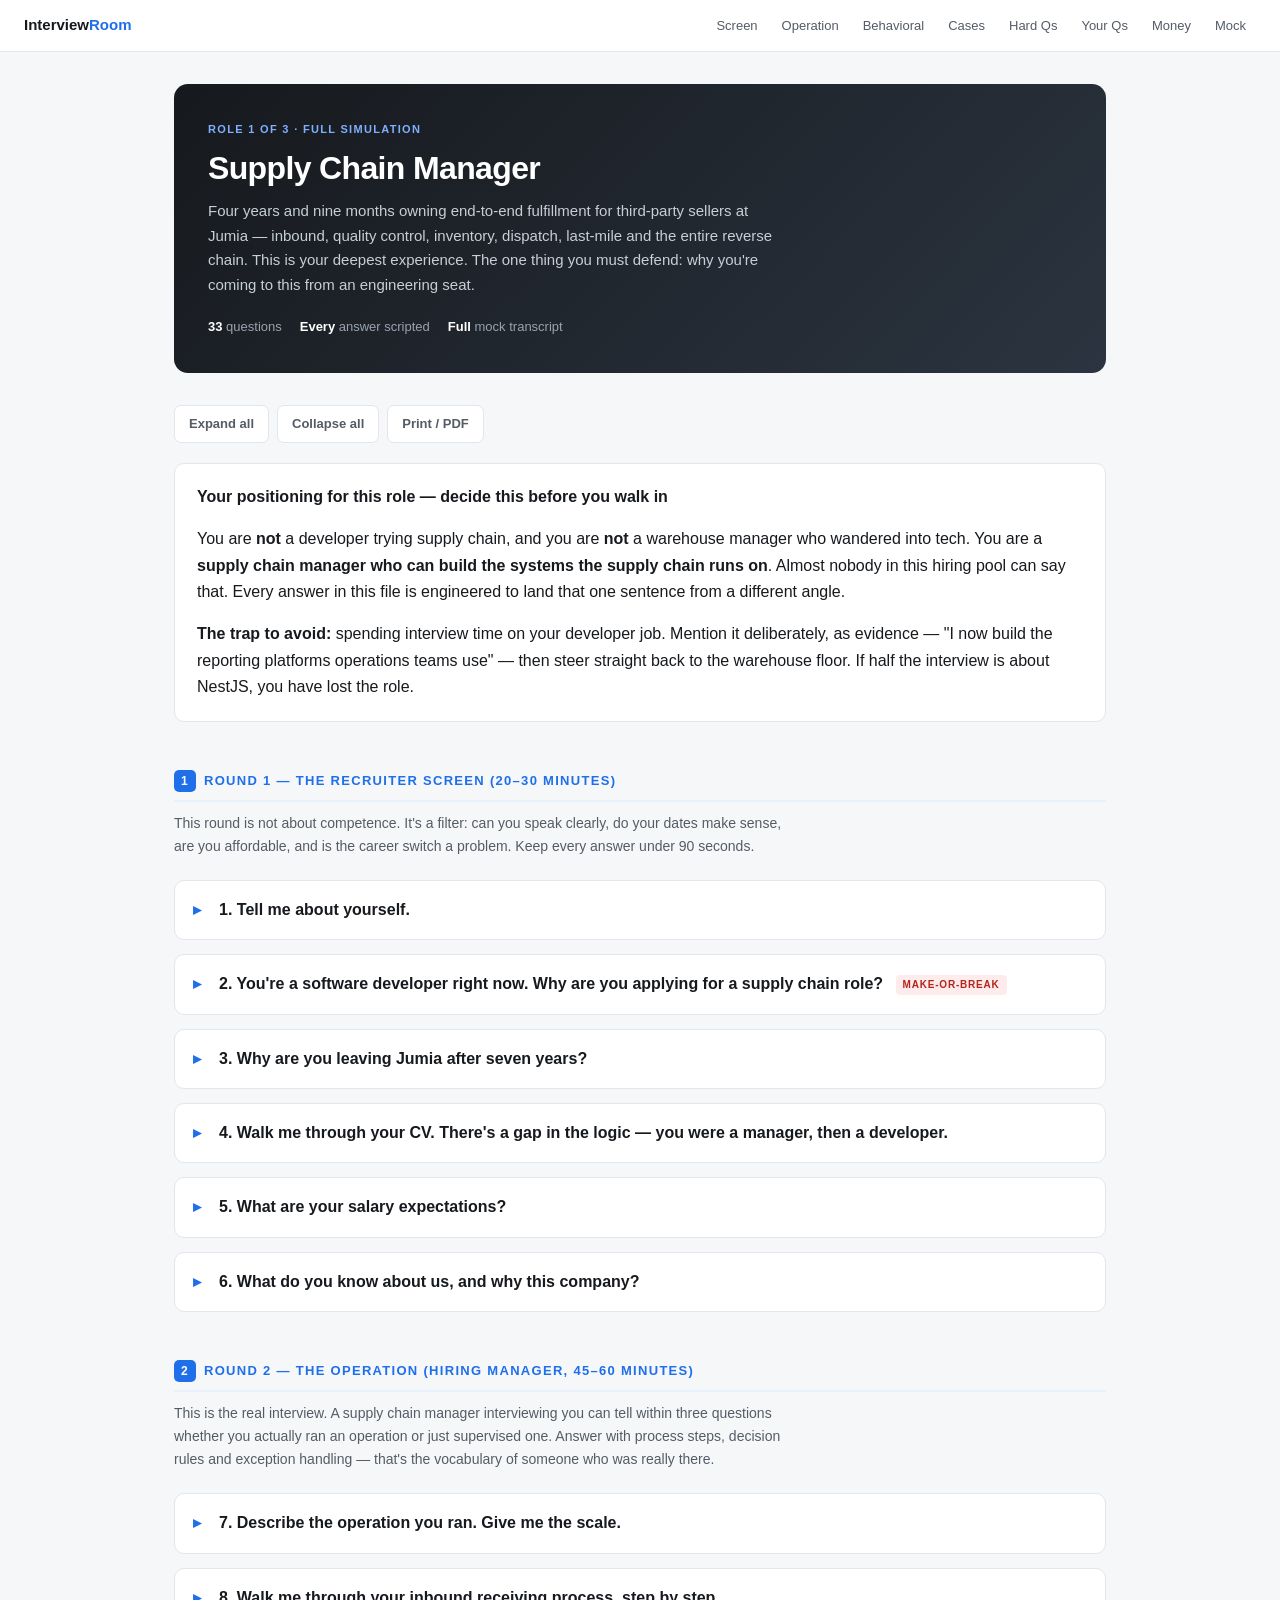
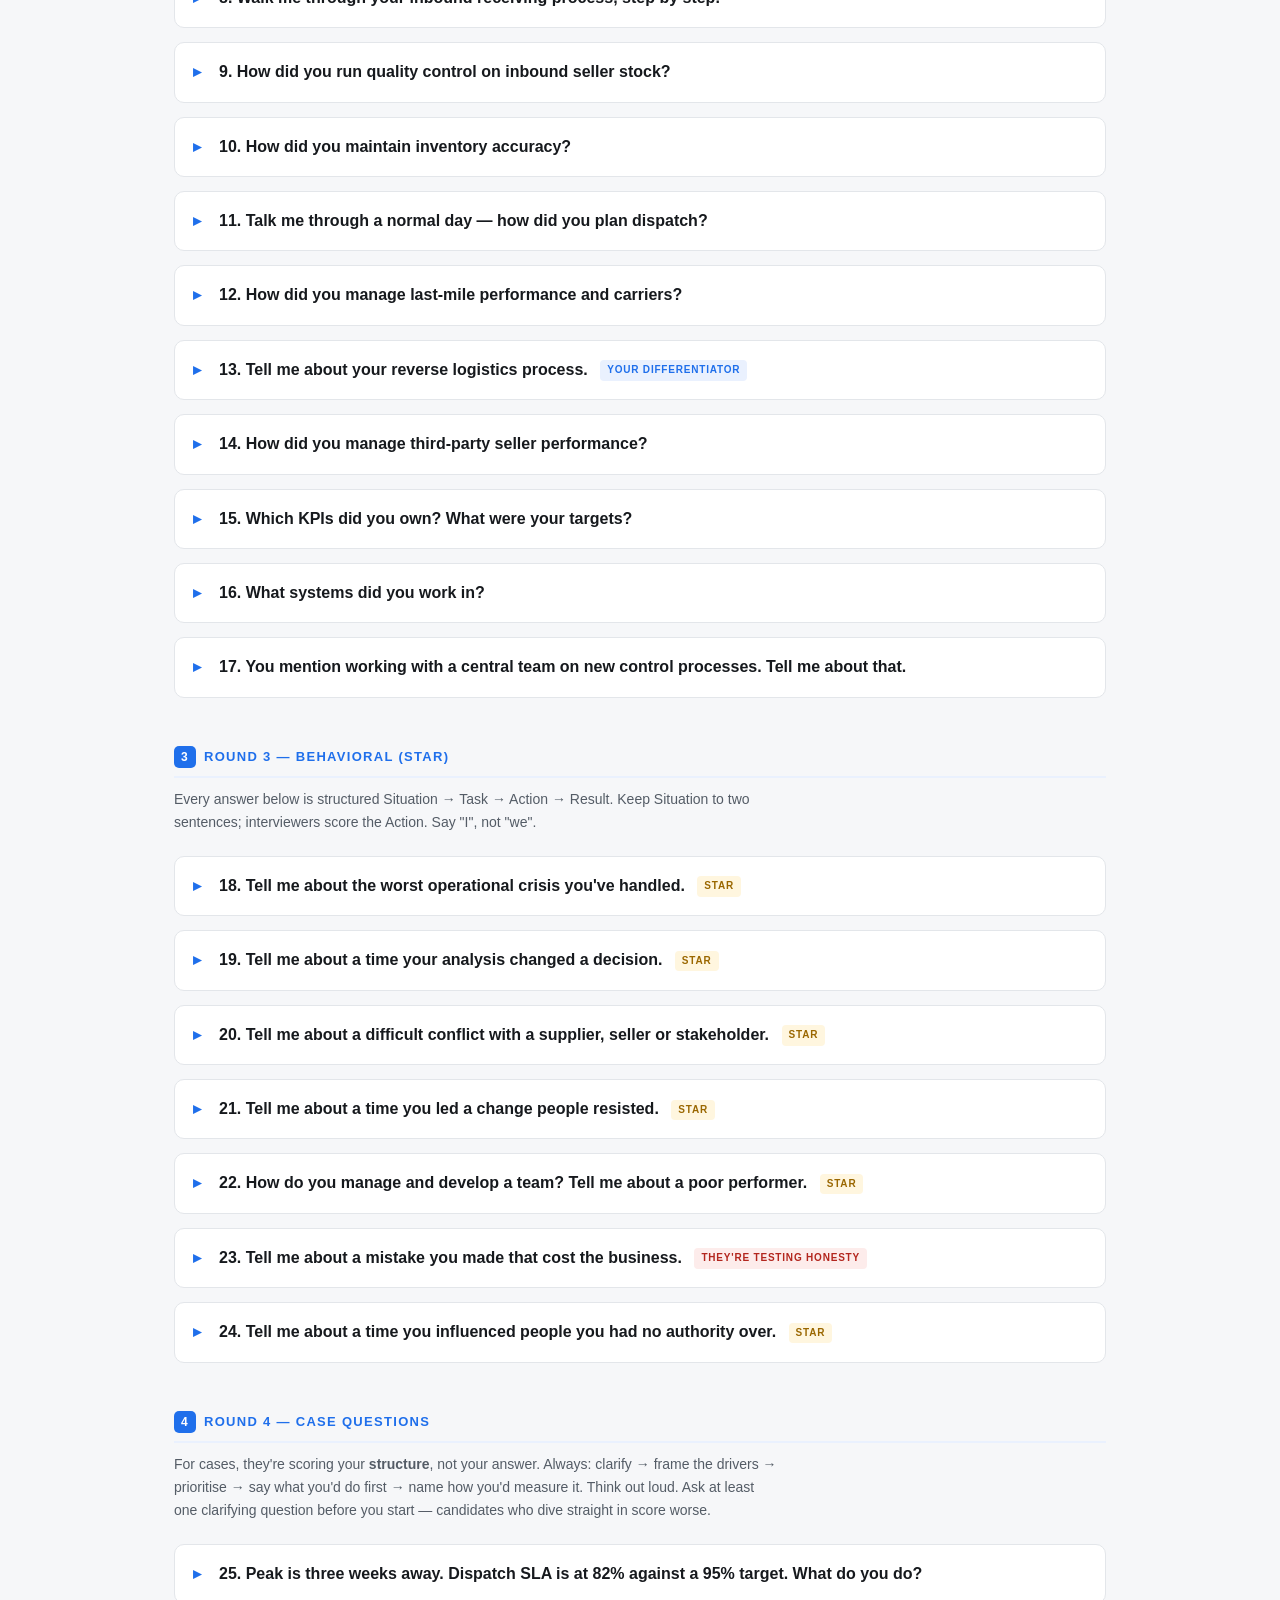
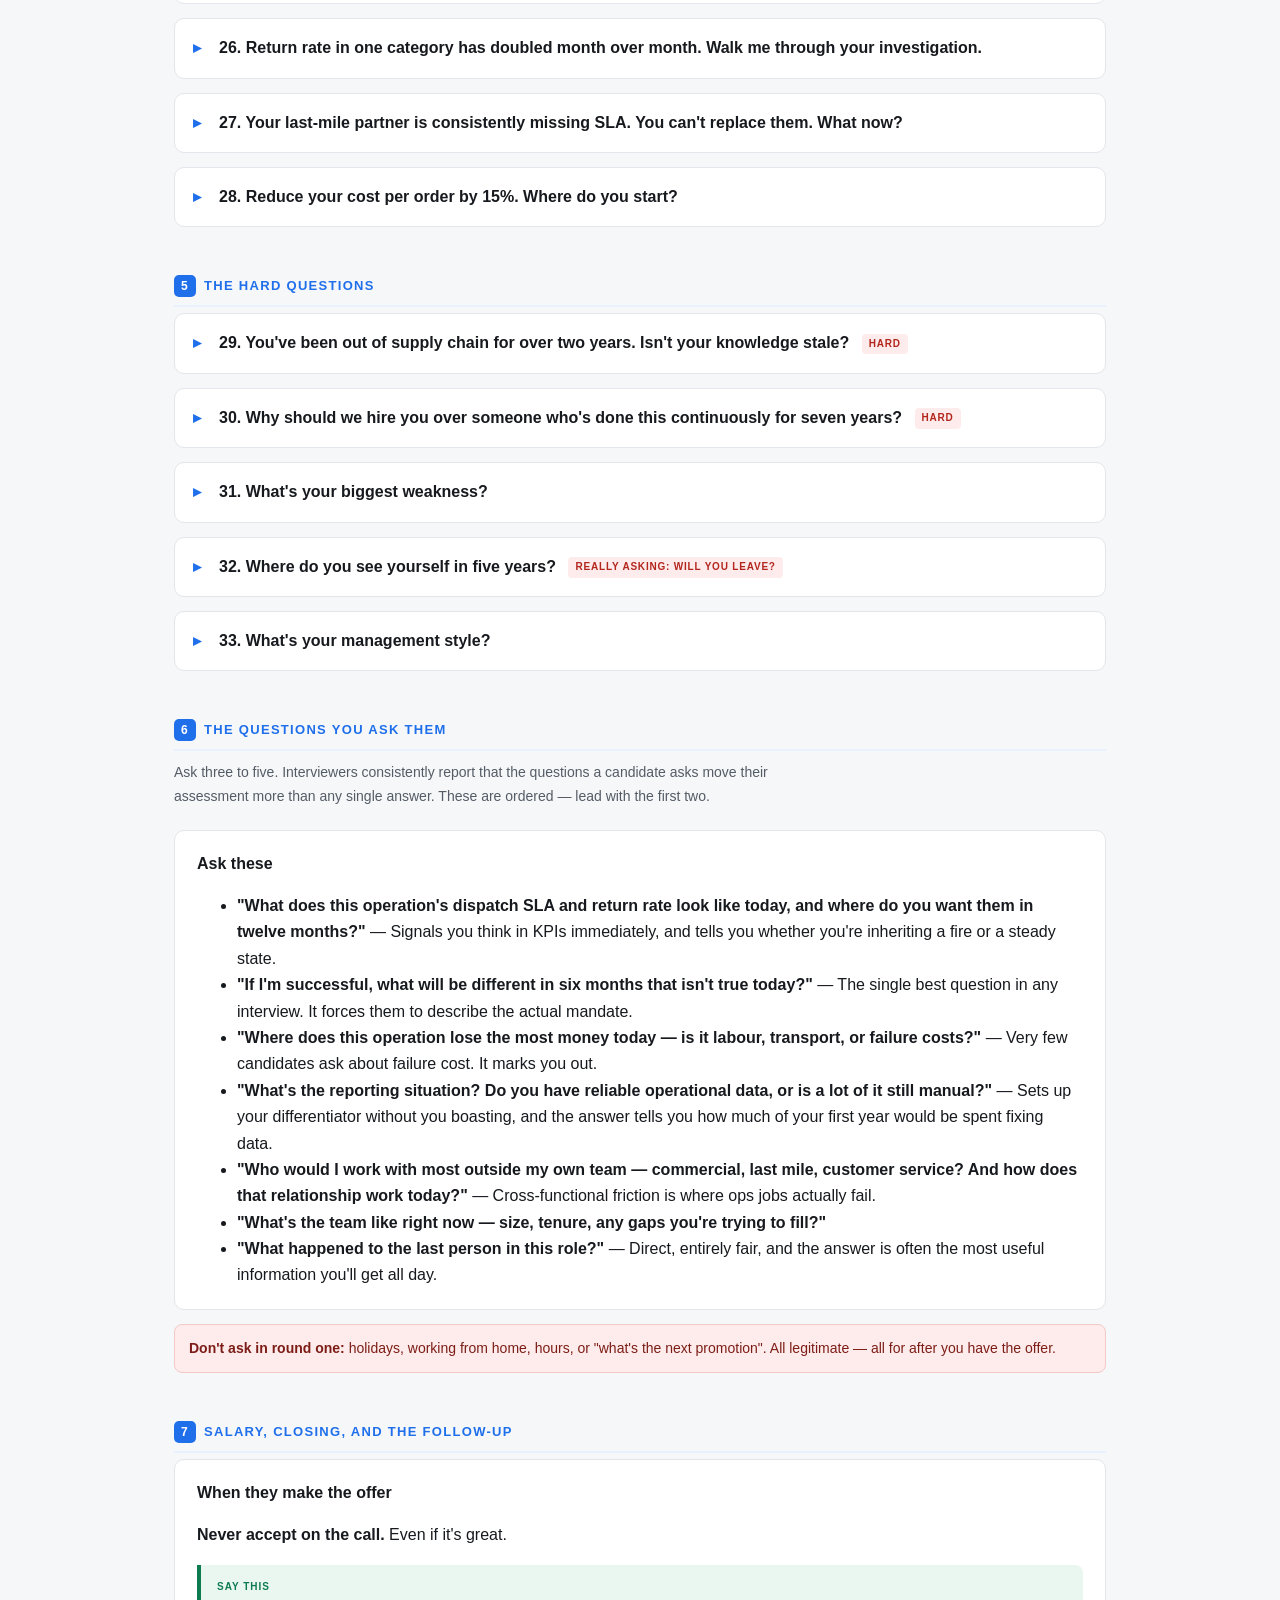
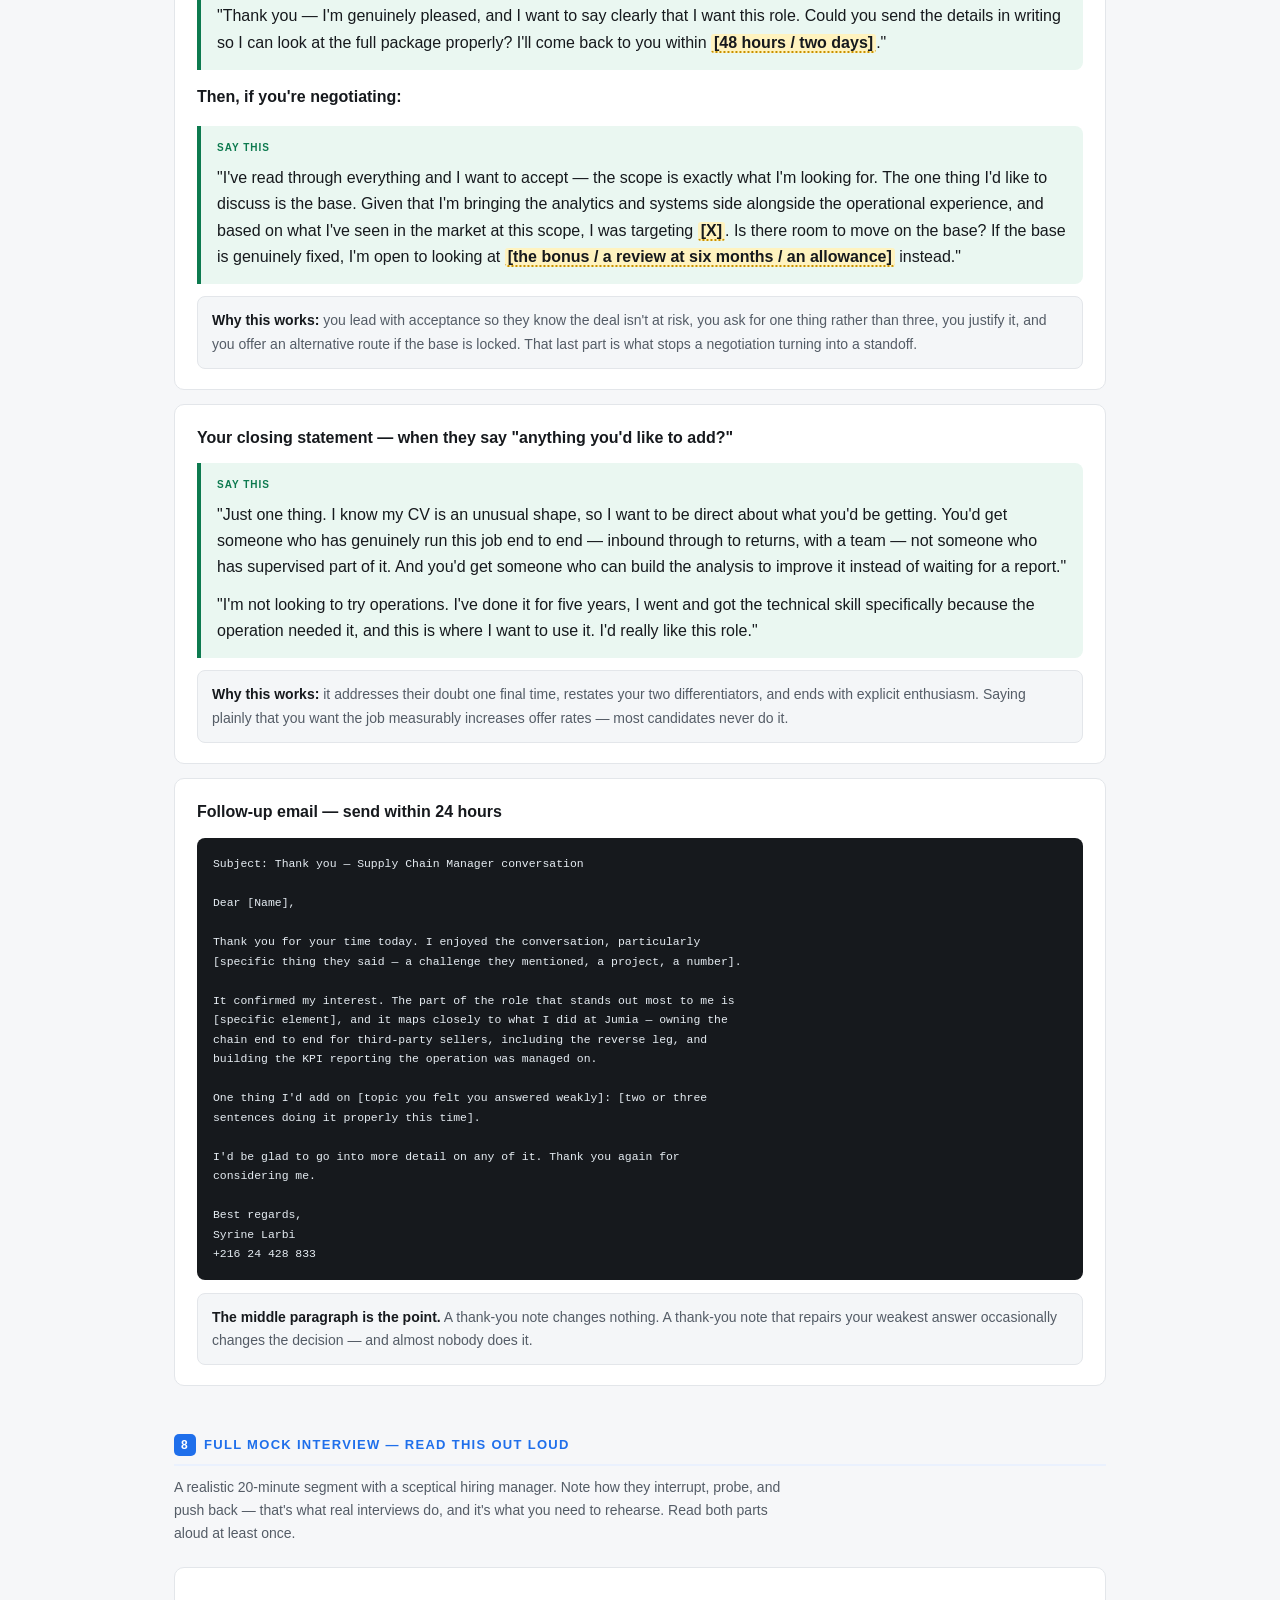
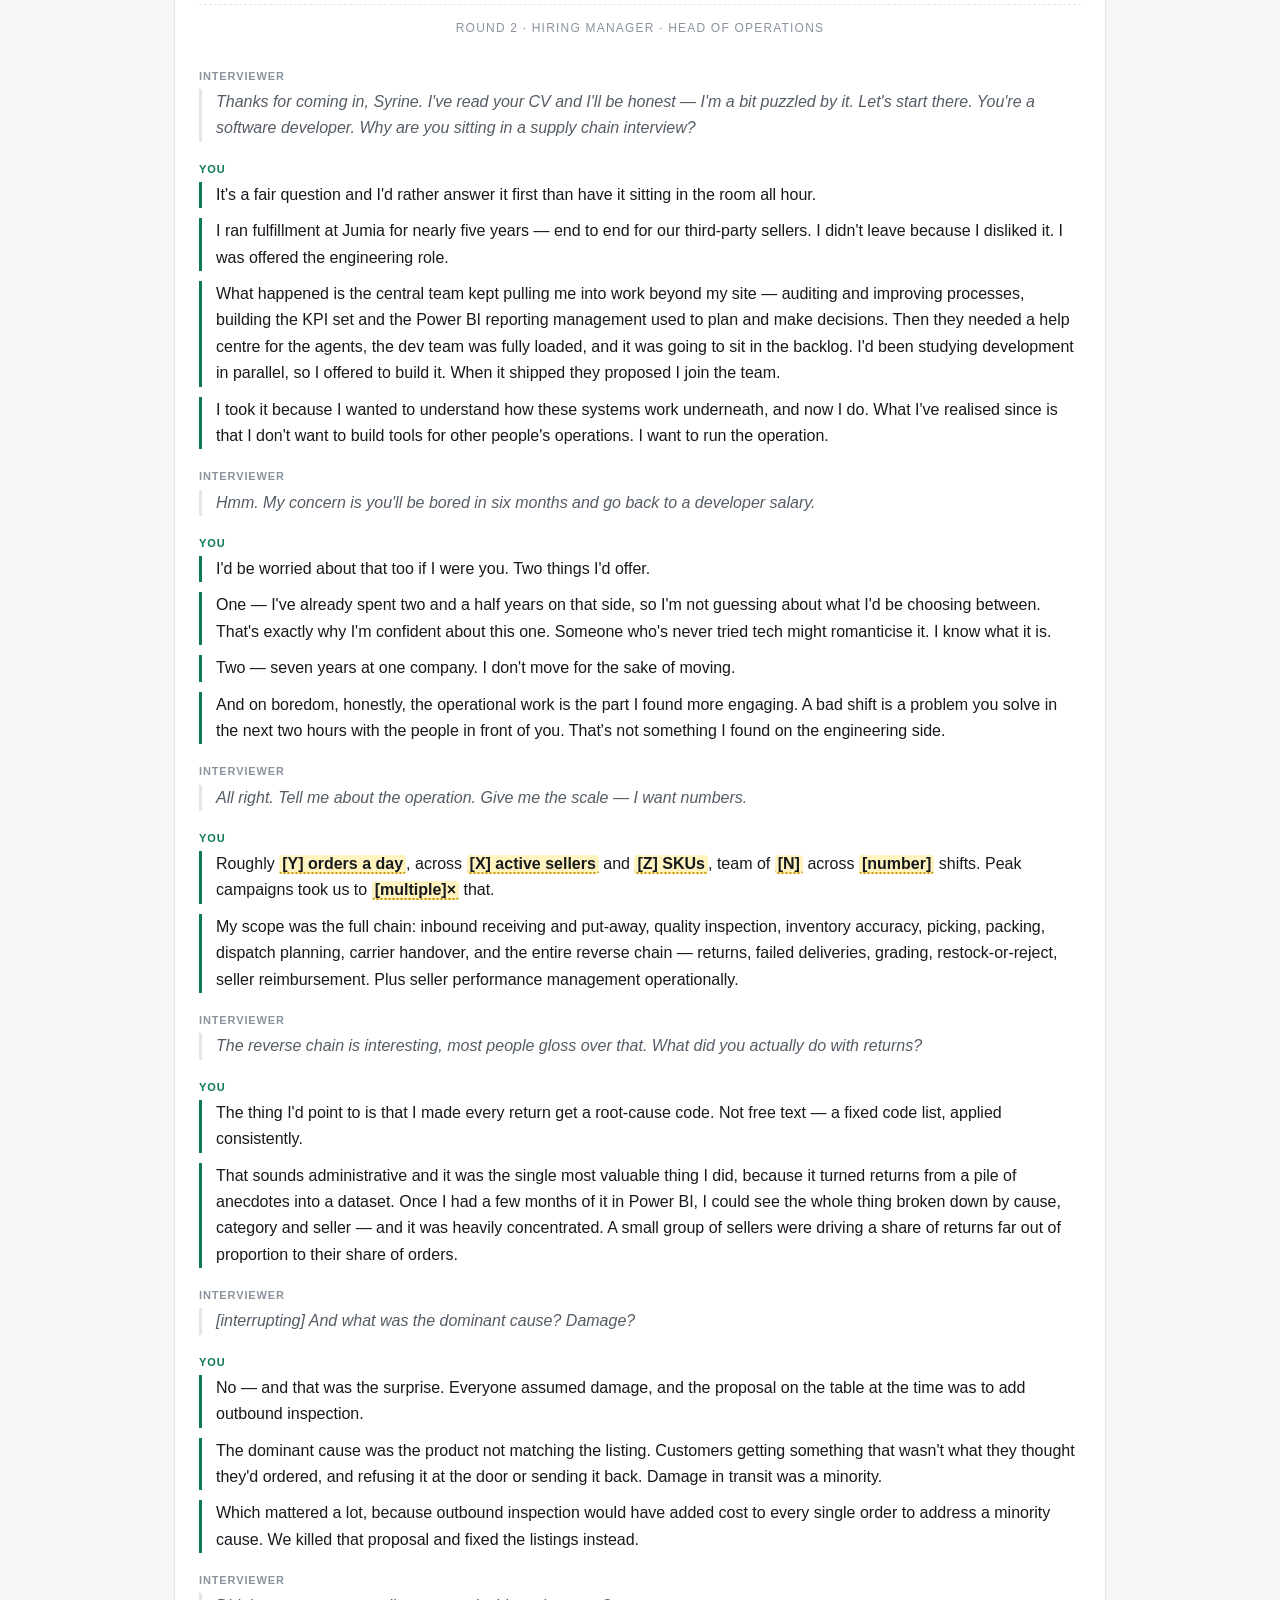
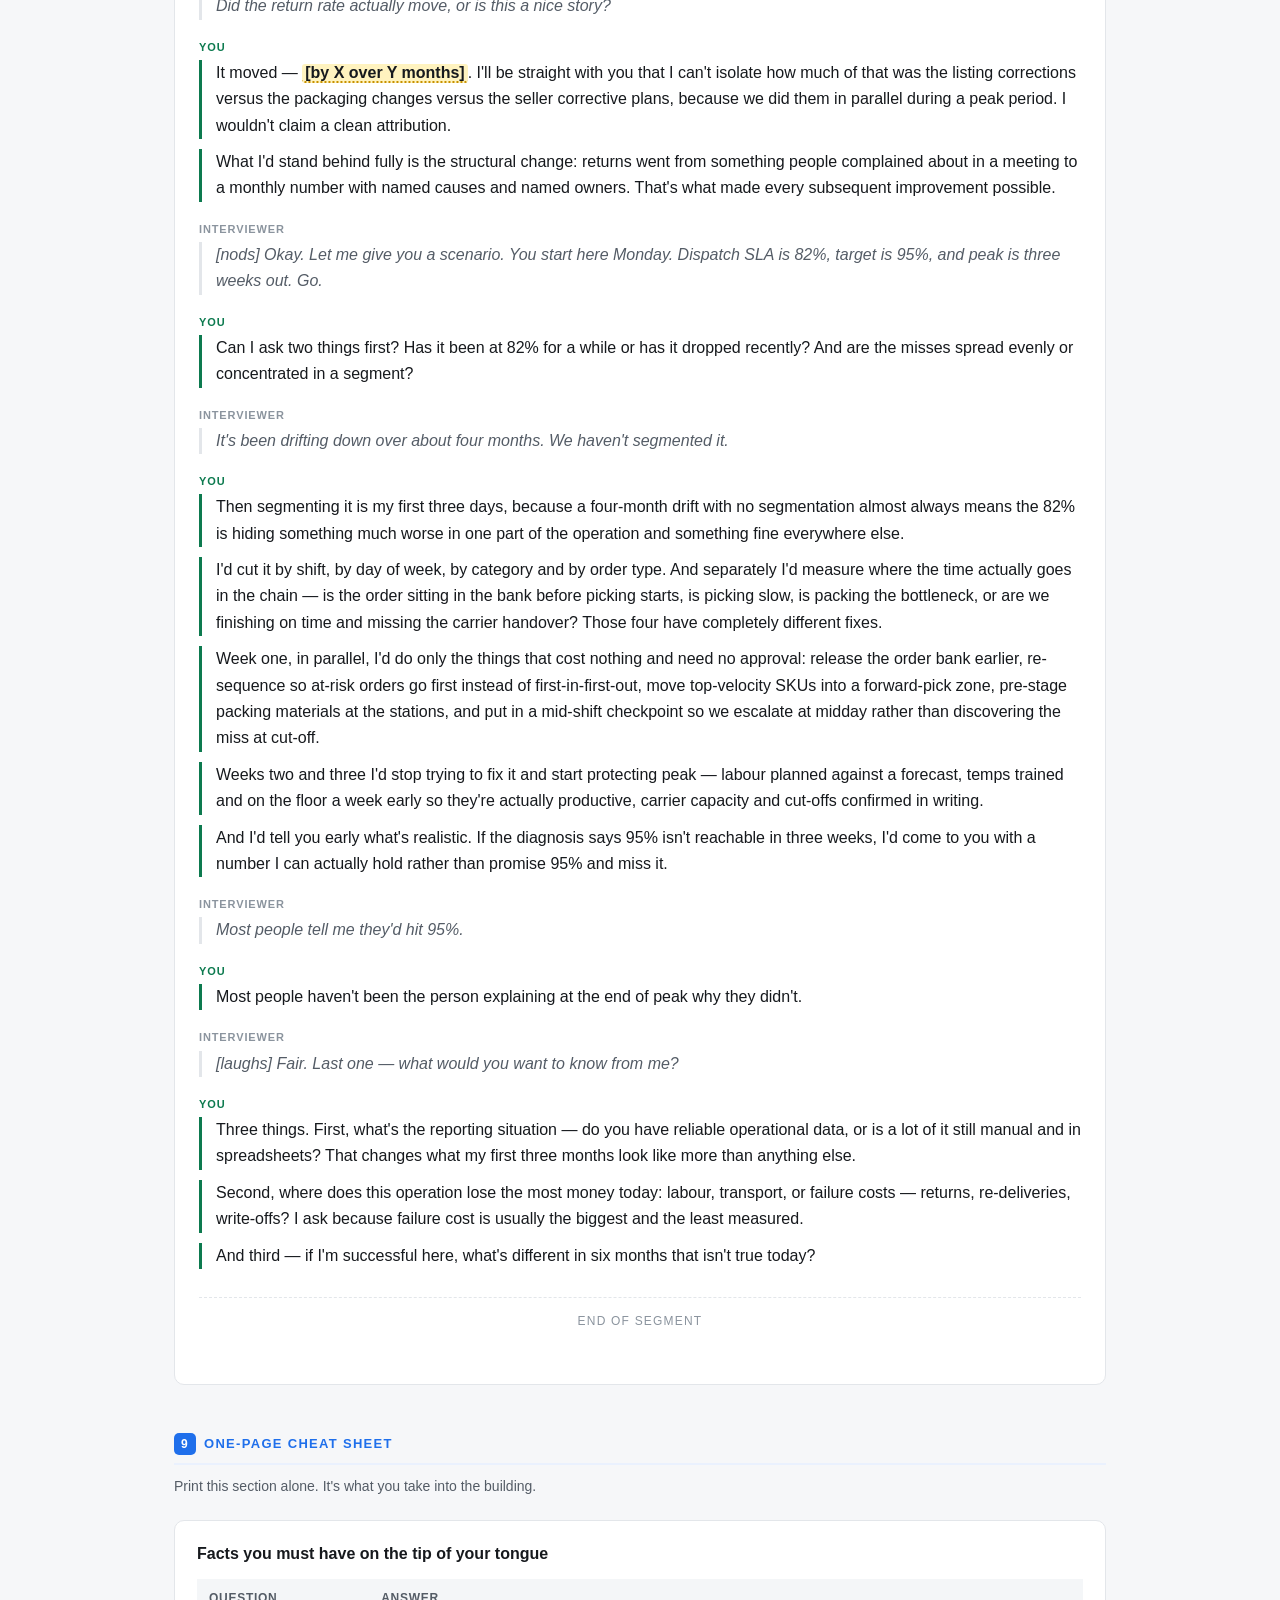
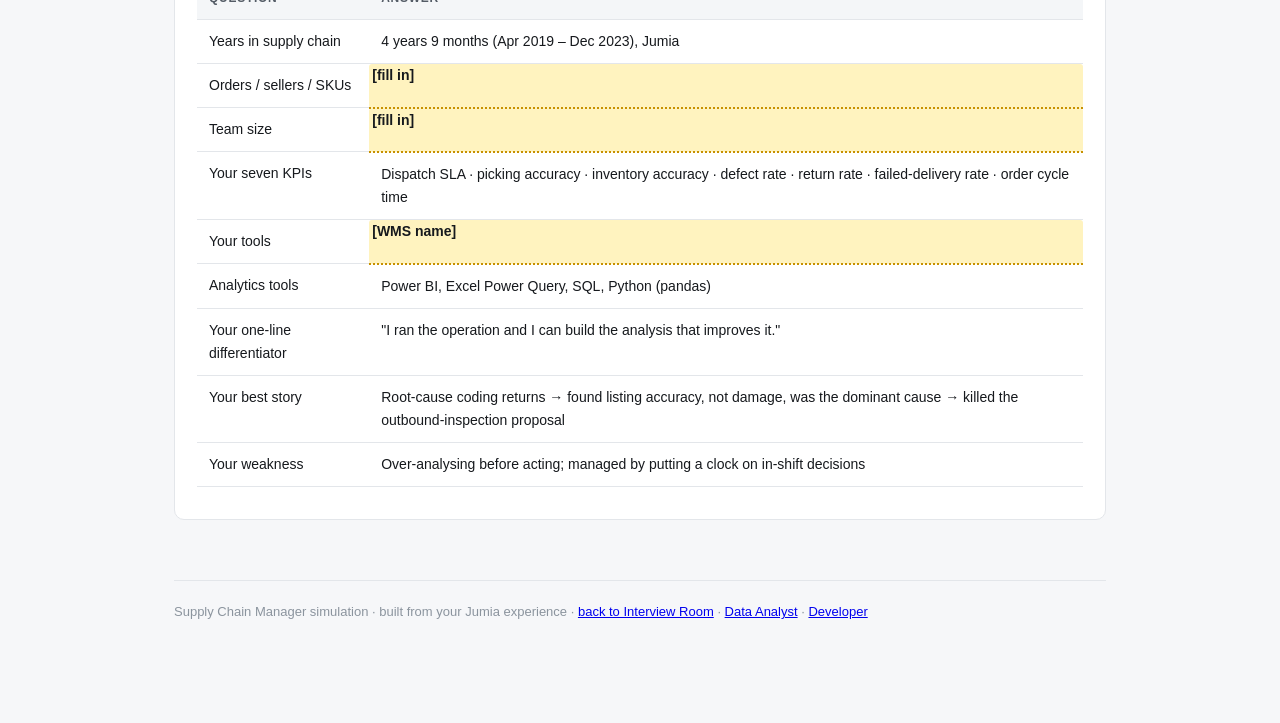
<file: supply-chain-manager.html>
<!DOCTYPE html>
<html lang="en">
<head>
<meta charset="utf-8">
<meta name="viewport" content="width=device-width, initial-scale=1">
<title>Supply Chain Interview</title>
<link rel="stylesheet" href="style.css">
</head>
<body>

<div class="topbar">
  <a class="home" href="index.html">Interview<span>Room</span></a>
  <nav>
    <a href="#r1">Screen</a>
    <a href="#r2">Operation</a>
    <a href="#r3">Behavioral</a>
    <a href="#r4">Cases</a>
    <a href="#r5">Hard Qs</a>
    <a href="#r6">Your Qs</a>
    <a href="#r7">Money</a>
    <a href="#r8">Mock</a>
  </nav>
</div>

<div class="wrap">

  <div class="hero">
    <p class="kicker">Role 1 of 3 · Full simulation</p>
    <h1>Supply Chain Manager</h1>
    <p>Four years and nine months owning end-to-end fulfillment for third-party sellers at Jumia — inbound,
    quality control, inventory, dispatch, last-mile and the entire reverse chain. This is your deepest
    experience. The one thing you must defend: why you're coming to this from an engineering seat.</p>
    <div class="meta">
      <span><b>33</b> questions</span>
      <span><b>Every</b> answer scripted</span>
      <span><b>Full</b> mock transcript</span>
    </div>
  </div>

  <div class="tools">
    <button data-action="expand">Expand all</button>
    <button data-action="collapse">Collapse all</button>
    <button data-action="print">Print / PDF</button>
  </div>

  <div class="card">
    <h3>Your positioning for this role — decide this before you walk in</h3>
    <p>You are <b>not</b> a developer trying supply chain, and you are <b>not</b> a warehouse manager who
    wandered into tech. You are a <b>supply chain manager who can build the systems the supply chain runs on</b>.
    Almost nobody in this hiring pool can say that. Every answer in this file is engineered to land that one
    sentence from a different angle.</p>
    <p><b>The trap to avoid:</b> spending interview time on your developer job. Mention it deliberately, as
    evidence — "I now build the reporting platforms operations teams use" — then steer straight back to the
    warehouse floor. If half the interview is about NestJS, you have lost the role.</p>
  </div>

  <!-- ===================== ROUND 1 ===================== -->
  <h2 id="r1"><span class="num">1</span>Round 1 — The recruiter screen (20–30 minutes)</h2>
  <p class="section-note">This round is not about competence. It's a filter: can you speak clearly, do your
  dates make sense, are you affordable, and is the career switch a problem. Keep every answer under 90 seconds.</p>

  <details class="q" id="sc1">
    <summary>1. Tell me about yourself.</summary>
    <div class="body">
      <div class="say">
        <span class="label">Say this</span>
        <p>"I've spent seven years at Jumia, Africa's largest online marketplace, and the core of that is nearly
        five years as Supply Chain Manager running fulfillment for our third-party sellers."</p>
        <p>"Concretely, that meant I owned the chain end to end for sellers who stored their stock in our
        warehouse — <span class="fill">around [X] sellers and [Y] orders a day</span>. Inbound receiving and
        put-away, quality inspection on arrival, inventory control, picking and packing, dispatch planning, handing
        over to last-mile carriers, and then the entire reverse chain: returns, failed deliveries, inspection and
        grading, restock-or-reject, and seller reimbursement. I led a team of
        <span class="fill">[N]</span> and planned their shifts against daily order volume."</p>
        <p>"Part way through, the central team asked me to help audit and improve the operational processes
        beyond my own site, and that's where the analytical side of the job came from. I defined the KPI set we
        measured ourselves against — dispatch SLA, picking accuracy, inventory accuracy, defect rate, return
        rate, failed-delivery rate — and built the Power BI and Excel reporting management used to plan, analyse
        and make decisions. That's how I found the sellers driving a disproportionate share of our defects and
        returns, and it's what led to me designing control processes that were rolled out across sites."</p>
        <p>"Since 2024 I've been on Jumia's central technology team building the internal reporting platforms
        operations teams run on — which means I now know both sides of that system. And that's exactly why this
        role interests me: it's a supply chain job where being able to get at the data yourself is an advantage
        rather than a nice-to-have."</p>
      </div>
      <div class="why">
        <b>Why this works:</b> it is chronological, it opens with tenure and scale, it lists concrete process
        steps that prove you actually did the job (a fake would say "managed logistics"), and it lands the tech
        move at the end as an <i>asset</i> rather than a detour — pre-empting their biggest doubt before they
        raise it. Roughly 75 seconds spoken.
      </div>
      <div class="dont">
        <b>Don't:</b> start with "So, I graduated from Carthage University in 2018..." Nobody wants your life
        story chronologically from birth. Start at the thing they're hiring for.
      </div>
    </div>
  </details>

  <details class="q" id="sc2">
    <summary>2. You're a software developer right now. Why are you applying for a supply chain role? <span class="tag hard">Make-or-break</span></summary>
    <div class="body">
      <p><b>This is the question that decides the interview.</b> They are worried you'll be bored in six months
      and leave for a developer salary. Your answer must be positive and forward-looking — never framed as
      retreat, never as "tech didn't work out."</p>
      <div class="say">
        <span class="label">Say this</span>
        <p>"It's a fair question and I'd rather answer it directly. I didn't leave supply chain because I
        wanted out — I was offered the engineering role. That's an important distinction and it's worth me
        explaining how it happened."</p>
        <p>"While I was running fulfillment, the central team kept bringing me work beyond my own site: helping
        audit and improve the operational processes, and building the KPI set and the Power BI reporting
        management used to plan, analyse and make decisions. Then they needed a help centre — a documentation
        and support app for the agents — and the dev team was fully loaded, so it was heading for the backlog.
        I'd been studying software development in parallel, so I offered to build it. When it shipped, they
        proposed I join the central team as a developer."</p>
        <p>"I took it because it was a real opportunity and I wanted to understand how these systems work
        underneath. Two and a half years later I have that: how the data model behind an operation is actually
        built, how to get an answer out of a database myself rather than requesting a report, and what's
        genuinely quick to change versus what people just say is quick."</p>
        <p>"What I know now is that I don't want to build tools for other people's operations — I want to run
        the operation. Supply chain is becoming a data discipline, and the managers who'll be effective in five
        years are the ones who can interrogate the system themselves. That's what the last seven years have
        equipped me for, and this is the job I want to do it in."</p>
      </div>
      <div class="followup">
        <b>Expect these follow-ups — have the answers ready:</b>
        <ul>
          <li><i>"So you'd take a pay cut?"</i> → "I've looked at the market for this level and the range you've
          advertised works for me. I'm optimising for owning an operation, not for a title."</li>
          <li><i>"What stops you going back to tech in a year?"</i> → "Nothing stops anyone doing anything.
          What I'd say is I've already spent two and a half years on that side, so I'm not guessing about it —
          I know exactly what I'd be choosing between, and I'm choosing this. Someone who's never tried it
          might romanticise it."</li>
          <li><i>"Won't you be frustrated without the technical work?"</i> → "I'll still be doing it — just
          pointed at the operation. Building the analysis behind a seller scorecard is the technical work I
          enjoy most, and it directly moves the KPIs."</li>
        </ul>
      </div>
      <div class="dont">
        <b>Never say:</b> "I wasn't happy as a developer", "the tech industry is tough right now", "I missed
        working with people." All three say <i>I'm running from something</i>. You are running toward something.
      </div>
    </div>
  </details>

  <details class="q" id="sc3">
    <summary>3. Why are you leaving Jumia after seven years?</summary>
    <div class="body">
      <div class="say">
        <span class="label">Say this</span>
        <p>"Seven years at one company was a deliberate choice — I had two very different careers inside it and
        I was still learning in both. But I've now done the internal move I wanted to do, and the next step I'm
        after isn't available to me there: I want to come back to operations with the technical skill set
        attached, in a role where I own the whole chain and the improvement agenda."</p>
        <p>"I'd also say honestly that after seven years in one environment I want to see how a different
        organisation solves these problems. Jumia taught me e-commerce logistics in a genuinely hard market —
        <span class="fill">[mention a real constraint: address quality, cash-on-delivery, carrier reliability]</span>.
        I want to take that somewhere new rather than keep solving the same version of it."</p>
      </div>
      <div class="why">
        <b>Why this works:</b> long tenure is an asset — frame it as loyalty plus range, not as being stuck.
        "The next step isn't available there" is the cleanest possible reason to leave: it's about growth, it
        criticises nobody, and it can't be checked.
      </div>
      <div class="dont">
        <b>Don't criticise Jumia.</b> Not the pay, not the management, not the restructuring. Interviewers hear
        one thing: <i>this is how they'll talk about us.</i>
      </div>
    </div>
  </details>

  <details class="q" id="sc4">
    <summary>4. Walk me through your CV. There's a gap in the logic — you were a manager, then a developer.</summary>
    <div class="body">
      <div class="say">
        <span class="label">Say this</span>
        <p>"Let me make it simple. April 2019 to December 2023, Supply Chain Manager at Jumia. From January 2024
        to today, software engineer on Jumia's central team. Same company throughout, no gaps."</p>
        <p>"The overlap is the part worth knowing: from April 2022 to April 2023 I did a full-stack development
        diploma at 3W Academy, evenings and weekends, while running the warehouse operation full time. I also
        did a short front-end internship in late 2023."</p>
        <p>"The transition itself wasn't something I applied for. The central team needed a help centre built
        for the agents and the dev team had no capacity, so I offered to do it. When it shipped they proposed I
        join them, and I transferred in January 2024."</p>
        <p>"So it isn't a gap or a break — it's twelve months of doing two full-time things at once, and then
        being asked to stay on the back of what I delivered. If you want a data point on how I work, that's
        probably the best one on the page."</p>
      </div>
      <div class="why">
        <b>Why this works:</b> it reframes the weird part of your CV as the proof of your work ethic. Anyone who
        has done a demanding evening course while managing a warehouse knows exactly what that costs, and it
        reads as drive rather than instability.
      </div>
    </div>
  </details>

  <details class="q" id="sc5">
    <summary>5. What are your salary expectations?</summary>
    <div class="body">
      <p><b>Rule: never name the first number if you can avoid it.</b> Two deflections, then commit to a range.</p>
      <div class="say">
        <span class="label">First attempt — deflect</span>
        <p>"I'd rather understand the scope properly first — the team size, the volume, whether the reverse chain
        is in scope — because those change the level significantly. Do you have a band budgeted for the role?"</p>
      </div>
      <div class="say">
        <span class="label">If they insist — commit to a range</span>
        <p>"Based on what I've seen for supply chain management roles at this scope, I'm looking at
        <span class="fill">[X] to [Y] per month gross</span>. I'd weight that toward the top end given I bring the
        analytics and systems side as well, which most candidates for this role won't. But I'm more interested in
        the scope and the team than in optimising the last few percent — is that in line with your band?"</p>
      </div>
      <div class="followup">
        <b>If they ask your current salary:</b> "My current package is in an engineering band, so it isn't really
        a comparable benchmark for this role — I'd rather we talk about the market rate for this scope. What's
        the range you've budgeted?" In many jurisdictions they can't require the answer; deflecting politely is
        always acceptable.
      </div>
    </div>
  </details>

  <details class="q" id="sc6">
    <summary>6. What do you know about us, and why this company?</summary>
    <div class="body">
      <div class="say">
        <span class="label">Say this — fill the brackets with real research</span>
        <p>"Three things pulled me toward you. First, <span class="fill">[a specific operational fact: your own
        fulfillment network / you've just opened a second warehouse / you run your own last-mile fleet]</span> —
        that's the kind of chain I want to own, because the interesting problems are where you control the
        handover points."</p>
        <p>"Second, <span class="fill">[something about growth or the market: expanding into X, doubling SKU
        count, moving from 3PL to in-house]</span>. Growth is where supply chain management is actually hard —
        holding SLA while volume moves is a different job from maintaining a steady state, and it's the one I've
        done."</p>
        <p>"Third, honestly, the job description read like it was written for the way I work — it mentions
        <span class="fill">[KPI ownership / continuous improvement / data]</span>, and that's the part of the
        role I'd be doing whether or not anyone asked me to."</p>
      </div>
      <div class="dont">
        <b>Don't:</b> recite their About page. "You're a leader in your sector and I admire your values" tells
        them you did no research. One specific operational fact beats three paragraphs of mission statement.
      </div>
    </div>
  </details>

  <!-- ===================== ROUND 2 ===================== -->
  <h2 id="r2"><span class="num">2</span>Round 2 — The operation (hiring manager, 45–60 minutes)</h2>
  <p class="section-note">This is the real interview. A supply chain manager interviewing you can tell within
  three questions whether you actually ran an operation or just supervised one. Answer with process steps,
  decision rules and exception handling — that's the vocabulary of someone who was really there.</p>

  <details class="q" id="sc7">
    <summary>7. Describe the operation you ran. Give me the scale.</summary>
    <div class="body">
      <div class="say">
        <span class="label">Say this</span>
        <p>"Jumia's marketplace model means third-party sellers can store inventory in our warehouse and we
        fulfill on their behalf. I owned that program operationally — so the seller's stock became my
        responsibility from the moment it arrived at the dock to the moment it was delivered, and again if it
        came back."</p>
        <p>"Scale: roughly <span class="fill">[Y] orders a day</span>, across <span class="fill">[X] active
        sellers</span> and <span class="fill">[Z] SKUs</span>, with a team of <span class="fill">[N]</span>
        across <span class="fill">[number]</span> shifts. Volume was heavily seasonal — Black Friday and our
        anniversary campaign could take us to <span class="fill">[multiple]×</span> a normal day, which is really
        what tested the process."</p>
        <p>"My scope covered inbound receiving and put-away, quality inspection, inventory accuracy, picking,
        packing, dispatch planning, carrier handover, in-transit exception follow-up, and the whole reverse
        chain. Plus seller relationship management on the operational side — onboarding them into fulfillment,
        scorecards, escalations, and recommending offboarding when a seller was costing us more than they
        brought in."</p>
      </div>
      <div class="followup">
        <b>Likely follow-up — "What was your peak day?"</b> Have a number and a story: "Black Friday
        <span class="fill">[year]</span>, we did <span class="fill">[N]</span> orders against a normal
        <span class="fill">[M]</span>. We held SLA because I'd pre-picked the top
        <span class="fill">[N]</span> SKUs into a forward-pick zone the week before and staged packing materials
        at each station rather than centrally."
      </div>
    </div>
  </details>

  <details class="q" id="sc8">
    <summary>8. Walk me through your inbound receiving process, step by step.</summary>
    <div class="body">
      <div class="say">
        <span class="label">Say this</span>
        <p>"Seller books an inbound appointment against an expected stock declaration — SKU, quantity, packaging
        format. That booking matters, because unannounced arrivals are what wreck a receiving dock."</p>
        <p>"On arrival we check the delivery against the declaration: right seller, right SKUs, right quantities.
        Then quality inspection — I'll come back to that in detail because it was the part I tightened most.
        Anything conforming gets counted in, labelled to our barcode standard, and put away to a location the
        system assigns; anything non-conforming goes to a quarantine area, never onto the shelf."</p>
        <p>"Then reconciliation: system quantity against physical quantity, and any discrepancy is documented
        against the seller before we accept the stock. That's the step people skip when they're busy, and it's
        exactly the step that produces an inventory discrepancy three weeks later that nobody can explain."</p>
        <p>"The rule I enforced was simple: <b>stock is either received clean, or it's quarantined — it never
        goes to a pick face in an unknown state.</b> The cost of a defective unit discovered at inbound is a few
        minutes of handling. The cost of discovering it at the customer's door is the delivery, the return
        leg, the refund, the review, and the customer."</p>
      </div>
      <div class="why">
        <b>Why this works:</b> the closing line is the single most quotable thing you can say in a fulfillment
        interview. It shows you think in total cost rather than in warehouse-local cost, which is the difference
        between a supervisor and a manager.
      </div>
    </div>
  </details>

  <details class="q" id="sc9">
    <summary>9. How did you run quality control on inbound seller stock?</summary>
    <div class="body">
      <div class="say">
        <span class="label">Say this</span>
        <p>"Four checks, in order. Conformity — is the physical product actually the product on the listing:
        right model, right colour, right size, right quantity per pack. Damage — the unit itself and its
        packaging, because a scuffed retail box gets refused at the door even if the product inside is fine.
        Labelling — barcode present, scannable, matching our SKU. And packaging adequacy — will this survive
        the last mile, which in our market is a real question."</p>
        <p>"On sampling: I didn't inspect everything at 100%, that doesn't scale. I ran a risk-based approach —
        higher inspection rates for new sellers, for categories with a history of defects
        <span class="fill">[e.g. fashion sizing, electronics accessories]</span>, and for any seller whose
        scorecard had moved the wrong way. Established sellers with a clean record got sampled. That way
        inspection effort went where the defects actually were."</p>
        <p>"Non-conformance had a fixed path: quarantine the units, photograph the defect, log it against the
        seller with a reason code, and then either reject the consignment back to the seller or accept with a
        documented deduction. The reason code is the important part — it turns a one-off complaint into a
        dataset. After a few months I could show a seller 'this is your defect rate, this is the category
        average, here are the three codes driving your number,' and that conversation lands very differently
        from 'your quality is poor.'"</p>
      </div>
      <div class="followup">
        <b>Follow-up — "Give me an example of a defect pattern you found."</b>
        "<span class="fill">[Fill with a real one.]</span> The pattern I saw most was listing inaccuracy rather
        than physical damage — the product was fine, but the listing described something slightly different, so
        the customer refused at delivery. That shows up as a delivery failure, not as a quality defect, which
        is why it went unnoticed until I coded returns by root cause and the two datasets connected."
      </div>
    </div>
  </details>

  <details class="q" id="sc10">
    <summary>10. How did you maintain inventory accuracy?</summary>
    <div class="body">
      <div class="say">
        <span class="label">Say this</span>
        <p>"Three layers. Prevention at the transaction points — every movement scanned, because accuracy is lost
        at receiving, put-away and picking, not mysteriously overnight. Detection through cycle counting rather
        than waiting for an annual full count. And correction with root cause, so the same discrepancy doesn't
        recur."</p>
        <p>"On cycle counting I prioritised by value and velocity — fast-moving and high-value SKUs counted far
        more often than slow-moving long-tail items, because that's where a discrepancy actually costs you an
        order. I also triggered a count off events rather than only off the schedule: any pick that came up short
        triggered an immediate count of that location, since a short pick is the operation telling you your
        record is wrong right now."</p>
        <p>"The correction step is where most people stop too early. Adjusting the system to match the shelf
        makes the number look right and guarantees you'll do it again next month. So every material discrepancy
        got a cause — mis-put-away, mis-pick, receiving error, damage not recorded, theft — and I tracked the
        causes as a distribution. When one cause dominated, that was a process or a training problem, and I fixed
        it there rather than by counting more often."</p>
      </div>
      <div class="followup">
        <b>Follow-up — "What accuracy did you hold?"</b> Give the number if you have it
        (<span class="fill">[%]</span>) and the denominator you measured it on — by location, by SKU, or by
        unit. If you don't remember, say so and describe the measure: "I measured it at location level, which
        is the stricter measure — a SKU can reconcile overall while two locations are both wrong."
      </div>
    </div>
  </details>

  <details class="q" id="sc11">
    <summary>11. Talk me through a normal day — how did you plan dispatch?</summary>
    <div class="body">
      <div class="say">
        <span class="label">Say this</span>
        <p>"I worked backwards from carrier cut-off, not forwards from order arrival. That's the whole discipline
        of dispatch planning. If the carrier collects at <span class="fill">[time]</span>, then packing has to be
        finished by <span class="fill">[time]</span>, so picking has to be complete by
        <span class="fill">[time]</span>, so I need to know by mid-morning whether my order volume fits my
        labour."</p>
        <p>"Morning: look at the overnight order bank against yesterday's actuals and the same day last week,
        and compare that to who's actually on shift. If volume is above what the shift can absorb, I'm making a
        decision at 9am, not at 4pm when it's too late. The levers were moving people from put-away onto picking
        — put-away can absorb a few hours of delay, dispatch can't — bringing in overtime, or, as a last resort,
        prioritising by promise date so anything expedited or at risk of breaching SLA went first."</p>
        <p>"Then I managed exceptions through the day: short picks, stock not found at location, items failing
        the packing check. Those are the things that silently eat the buffer. And after handover I tracked what
        the carrier actually collected against what we staged, because 'dispatched' in our system and 'on the
        van' are not the same thing, and the gap between them is somebody's missed delivery tomorrow."</p>
      </div>
      <div class="why">
        <b>Why this works:</b> "I work backwards from carrier cut-off" and "dispatched in the system isn't on the
        van" are both things only someone who has actually run a dispatch operation says. They are worth more
        than any KPI you could quote.
      </div>
    </div>
  </details>

  <details class="q" id="sc12">
    <summary>12. How did you manage last-mile performance and carriers?</summary>
    <div class="body">
      <div class="say">
        <span class="label">Say this</span>
        <p>"I tracked delivery performance as my own metric even though the leg wasn't physically mine — because
        the customer doesn't distinguish, and a failed delivery lands back in my warehouse as a return either
        way."</p>
        <p>"The metric that mattered most was failed-delivery rate, segmented by cause. I split it into three
        buckets: address quality — incomplete or wrong addresses, which is a real issue in our market; customer
        unavailability; and refusal at the door. Those have completely different owners. Address problems are a
        data-capture fix upstream at checkout. Unavailability is a communication fix — contact before the
        attempt, better delivery windows. Refusal is almost always a product or listing problem, which pointed
        straight back at my seller scorecards."</p>
        <p>"Segmenting it that way is what made it actionable. Before that, 'failed delivery rate is X' was just
        a number everyone complained about in a meeting and nobody owned. Once I could show
        <span class="fill">[N]%</span> of failures were refusals concentrated in
        <span class="fill">[category]</span>, it stopped being a last-mile problem and became a listings problem
        — and it got fixed."</p>
        <p>"On the carrier side, weekly performance review against SLA, and I pushed hard on reducing repeat
        attempts — every re-attempt is cost with a falling probability of success. Past a certain number of
        attempts you're better off recovering the order a different way than sending the van a third time."</p>
      </div>
      <div class="followup">
        <b>Follow-up — "How would you improve on-time delivery with a carrier you can't replace?"</b>
        "Fix what's on my side of the handover first: dispatch earlier in their window rather than at the
        cut-off, improve address data quality before the parcel ships, and reduce the parcels that were always
        going to fail. Then give them clean segmented data in the weekly review — carriers respond much better
        to 'these 40 parcels failed for this specific reason in this zone' than to 'your SLA is down.'"
      </div>
    </div>
  </details>

  <details class="q" id="sc13">
    <summary>13. Tell me about your reverse logistics process. <span class="tag">Your differentiator</span></summary>
    <div class="body">
      <p><b>Lead with this if given the chance.</b> Most fulfillment candidates have almost nothing to say about
      returns. You owned the full chain.</p>
      <div class="say">
        <span class="label">Say this</span>
        <p>"I owned the complete reverse chain, and it covered two different flows that people often conflate:
        customer returns after a successful delivery, and failed or undelivered orders that never reached the
        customer. They arrive at the same dock but they're different problems — one is a product or expectation
        failure, the other is a delivery or data failure."</p>
        <p>"Process: reception and matching back to the original order — an unmatched return is a unit you've
        lost twice. Then inspection and grading: is it sellable as new, sellable with repackaging, or not
        sellable. That grading decision is where the money is, because it decides whether the unit re-enters
        inventory at full value or is written off."</p>
        <p>"Then the restock-or-reject decision, the seller reimbursement where the fault sat with the seller,
        and — the part I'd argue is most important — root-cause coding every single return. Not a free-text
        note. A fixed code list, applied consistently, so that returns become a dataset rather than a pile of
        anecdotes."</p>
        <p>"That coding is what turned returns from a cost centre into my best diagnostic. Once I had a few
        months of it in Power BI, I could see which causes, which categories and which sellers actually drove
        volume — and it was heavily concentrated. A small number of sellers and a couple of causes accounted for
        a disproportionate share. That's an actionable finding. 'Return rate is <span class="fill">[X]%</span>'
        isn't."</p>
      </div>
      <div class="followup">
        <b>Follow-up — "What did you do with that finding?"</b>
        "Three things. Corrected the listings where the product didn't match the description, because that was
        the biggest single cause. Tightened packaging requirements for the sellers whose units were arriving
        damaged. And escalated — then recommended offboarding — the sellers whose defect and return numbers
        stayed bad after we'd given them the data and a window to fix it. Offboarding a seller is a commercial
        decision, not mine to make alone, but I made sure the commercial team made it with the actual numbers in
        front of them."
      </div>
    </div>
  </details>

  <details class="q" id="sc14">
    <summary>14. How did you manage third-party seller performance?</summary>
    <div class="body">
      <div class="say">
        <span class="label">Say this</span>
        <p>"Scorecards, and the discipline to actually use them. Each seller was measured on the things they
        controlled: inbound quality — defect and rejection rate at receiving — packaging and labelling
        compliance, listing accuracy as evidenced by refusals and returns, and their return rate against the
        category average. Category average matters; a 12% return rate is alarming in electronics and normal in
        fashion, so an absolute threshold punishes the wrong people."</p>
        <p>"The escalation path was deliberately boring and predictable: share the data, agree a corrective
        action with a deadline, re-measure, and if it hasn't moved, escalate commercially with the evidence
        attached. No surprises. A seller who's been shown their numbers monthly can't claim they were blindsided
        when the conversation gets serious."</p>
        <p>"The reason I insisted on running it that way is that 'this seller is a problem' is an opinion and it
        gets argued with — usually by whoever owns the commercial relationship. 'This seller's defect rate is
        <span class="fill">[X]</span> against a category average of <span class="fill">[Y]</span>, it's been
        above target for four months, and they're generating <span class="fill">[Z]%</span> of our returns on
        <span class="fill">[W]%</span> of our volume' is a fact. Facts end arguments much faster."</p>
      </div>
      <div class="why">
        <b>Why this works:</b> it shows commercial awareness — you understand that offboarding a seller costs
        revenue and isn't purely an ops call — while still demonstrating you held the line. That balance is
        exactly what a hiring manager is listening for in a manager-level candidate.
      </div>
    </div>
  </details>

  <details class="q" id="sc15">
    <summary>15. Which KPIs did you own? What were your targets?</summary>
    <div class="body">
      <div class="say">
        <span class="label">Say this</span>
        <p>"I defined the operational KPI set and built the reporting behind it, which meant I owned both the
        numbers and the definitions. Seven core metrics."</p>
        <p>"<b>Dispatch SLA</b> — percentage of orders dispatched within the promised window. That was the
        headline number, target <span class="fill">[X]%</span>. <b>Picking accuracy</b> — right item, right
        quantity, first time, because a mis-pick costs you the return leg and the customer. <b>Inventory
        accuracy</b> at location level. <b>Defect rate</b> at inbound inspection. <b>Return rate</b>, tracked
        by category and by seller rather than as one blended number. <b>Failed-delivery rate</b>, segmented by
        cause. And <b>order cycle time</b> — order placed to delivered — as the customer-facing end-to-end
        measure."</p>
        <p>"I built those into Power BI reports and Excel Power Query dashboards that management reviewed, with
        one view for the team on the floor and one for management. Those are different products: the team needs
        today against target, right now, in a form you can read across a room. Management needs the trend and
        the outliers. I learned that the hard way after building one dashboard for both audiences and watching
        nobody use it."</p>
      </div>
      <div class="followup">
        <b>Follow-up — "Which one would you protect if you could only hold one?"</b> A great question to have a
        crisp answer for: "Dispatch SLA — because it's the one my team fully controls and it's upstream of
        everything else. Cycle time depends on the carrier, return rate depends on the seller. But if I'm being
        honest about what matters to the <i>business</i> rather than to my scorecard, it's order cycle time,
        because that's what the customer experiences and what brings them back."
      </div>
    </div>
  </details>

  <details class="q" id="sc16">
    <summary>16. What systems did you work in?</summary>
    <div class="body">
      <div class="say">
        <span class="label">Say this</span>
        <p>"Day to day, <span class="fill">[the real WMS/OMS name]</span> plus Jumia's internal fulfillment
        tooling — that's where receiving, put-away, picking and dispatch all lived. Power BI and Excel with
        Power Query for all the reporting and analysis. Jira and Confluence for process documentation and for
        raising system issues."</p>
        <p>"I'd add something most candidates can't: because I now work on the engineering side, I understand
        what's actually happening underneath those systems. I write SQL daily and I do relational data modeling,
        so when a report disagrees with the floor I can usually work out whether it's an operational problem or
        a data problem. That distinction used to cost my team days."</p>
        <p>"And on a new system — I've learned two stacks from scratch in the last four years. Whatever you run,
        I'll be productive in it quickly. What doesn't change is the process logic underneath it."</p>
      </div>
      <div class="dont">
        <b>Don't leave the WMS blank.</b> If your operation ran on an internal tool with no public name, say so
        explicitly — "Jumia's internal WMS, built in-house" — rather than saying "a WMS". Vagueness here reads
        as bluffing.
      </div>
    </div>
  </details>

  <details class="q" id="sc17">
    <summary>17. You mention working with a central team on new control processes. Tell me about that.</summary>
    <div class="body">
      <div class="say">
        <span class="label">Say this</span>
        <p>"That came out of the analysis rather than out of a mandate. Because I was root-cause-coding defects
        and returns consistently, I had evidence that other sites didn't — and when the central team looked at
        why my numbers were moving, the answer was the control process I'd put around intake and inspection."</p>
        <p>"So I was brought in to help design and roll out standards beyond my own site: risk-based inspection
        rather than blanket inspection, a consistent non-conformance reason code list, and standardised intake
        and returns workflows so the data was comparable between sites. That last part sounds administrative and
        it's the whole point — if two warehouses code the same defect differently, you can't compare them, and
        you can't find the systemic problem."</p>
        <p>"What I took from it: rolling a process out is a completely different skill from designing one. The
        design took a few weeks. Getting it adopted took months, and it only worked where I got the site leads
        to see their own numbers first. Nobody adopts your SOP because it's well written. They adopt it when
        they've seen what it will do for a number they're already being measured on."</p>
      </div>
      <div class="why">
        <b>Why this works:</b> this is your strongest seniority signal in the whole interview. Influence beyond
        your own scope, without formal authority over the people you needed, is precisely the step from
        supervisor to manager.
      </div>
    </div>
  </details>

  <!-- ===================== ROUND 3 ===================== -->
  <h2 id="r3"><span class="num">3</span>Round 3 — Behavioral (STAR)</h2>
  <p class="section-note">Every answer below is structured Situation → Task → Action → Result. Keep Situation to
  two sentences; interviewers score the Action. Say "I", not "we".</p>

  <details class="q" id="sc18">
    <summary>18. Tell me about the worst operational crisis you've handled. <span class="tag star">STAR</span></summary>
    <div class="body">
      <div class="say">
        <span class="label">Say this — swap in your real incident</span>
        <p><b>Situation.</b> "During <span class="fill">[peak campaign / Black Friday year]</span>, volume went
        to roughly <span class="fill">[N]×</span> a normal day and we were missing dispatch cut-off by mid-
        afternoon on day two. Orders were ageing in the bank, and every order that misses cut-off doesn't just
        arrive late — it collides with the next day's volume."</p>
        <p><b>Task.</b> "I had to protect dispatch SLA without more people than I had, and stop the backlog
        compounding into day three."</p>
        <p><b>Action.</b> "I did four things. First I stopped put-away and moved those people onto picking —
        put-away can be deferred for hours, dispatch can't, and I made that trade explicitly knowing I'd pay for
        it in location accuracy later. Second, I prioritised the order bank by promise date rather than by
        order sequence, so anything about to breach went first instead of first-in-first-out. Third, I
        pre-staged packing materials at each station instead of a central supply point, because I'd watched
        packers spend real minutes walking. Fourth, I set up a mid-shift checkpoint against a target line
        instead of finding out at the end of the day — if we were behind at the checkpoint, we escalated to
        overtime immediately."</p>
        <p><b>Result.</b> "We cleared the backlog by <span class="fill">[end of day three]</span> and held
        dispatch SLA at <span class="fill">[X]%</span> across the peak. Afterwards I made two of those changes
        permanent: the mid-shift checkpoint, and pre-staging materials — that one cost nothing and I should
        have done it a year earlier. The put-away deferral I wrote up as a peak-only measure with a mandatory
        cycle count afterwards, because it does cost you accuracy and I wanted that trade to be a conscious
        decision next time rather than a panic."</p>
      </div>
      <div class="why">
        <b>Why this works:</b> naming the cost of your own decision — "I made that trade explicitly knowing I'd
        pay for it in location accuracy" — is the single most senior-sounding thing in this file. Junior
        candidates describe decisions as free. Managers describe trade-offs.
      </div>
    </div>
  </details>

  <details class="q" id="sc19">
    <summary>19. Tell me about a time your analysis changed a decision. <span class="tag star">STAR</span></summary>
    <div class="body">
      <div class="say">
        <span class="label">Say this</span>
        <p><b>Situation.</b> "Our return rate was being discussed as a warehouse quality problem — the assumption
        was that we were shipping damaged goods, and the proposed fix was more inspection at outbound."</p>
        <p><b>Task.</b> "I wasn't convinced, because our outbound packing checks weren't finding much. I wanted
        to know what was actually causing returns before we spent labour on a control that might not touch the
        cause."</p>
        <p><b>Action.</b> "I'd already introduced root-cause coding on every return, so I had a few months of
        consistent data. I built the analysis in Power BI cut three ways: by cause code, by category, and by
        seller. The picture was completely different from the assumption. Damage in transit was a minority of
        volume. The dominant cause was the product not matching the listing — customers receiving something
        that wasn't what they thought they'd ordered and refusing it or sending it back. And it was
        concentrated: a small group of sellers were producing a share of returns far out of proportion to their
        share of orders."</p>
        <p><b>Result.</b> "That killed the outbound inspection proposal, which would have added cost to every
        single order to address a minority cause. Instead we corrected the listings for the worst offenders,
        tightened packaging requirements where transit damage was real, and put the concentrated sellers on a
        formal corrective plan with offboarding as the endpoint. Return rate moved
        <span class="fill">[by X / in the right direction]</span>, and more importantly we stopped spending
        effort on the wrong control. The lasting change was that returns stopped being an anecdote in a meeting
        and became a monthly number with named causes."</p>
      </div>
      <div class="why">
        <b>Why this works:</b> you didn't just produce an analysis — you <i>prevented a bad decision</i>. That's
        a stronger story than an improvement, because it shows judgement rather than effort. It also quietly
        demonstrates you can disagree with a prevailing view and win with evidence.
      </div>
    </div>
  </details>

  <details class="q" id="sc20">
    <summary>20. Tell me about a difficult conflict with a supplier, seller or stakeholder. <span class="tag star">STAR</span></summary>
    <div class="body">
      <div class="say">
        <span class="label">Say this</span>
        <p><b>Situation.</b> "I had a high-volume seller whose defect rate at inbound was consistently well above
        their category average. Commercially they mattered — real revenue — so there was genuine pressure to
        keep accepting their stock and absorb the problem."</p>
        <p><b>Task.</b> "I needed the quality fixed without simply blocking a seller the business depended on,
        which wasn't my call to make unilaterally anyway."</p>
        <p><b>Action.</b> "I stopped arguing about it and built the case. I pulled their defect rate against the
        category average, their share of our returns against their share of orders, and the handling cost of
        the rejections and re-work their consignments generated — so the conversation moved from 'quality is
        bad' to 'this is what it costs us.' Then I sat down with them and the commercial owner together, showed
        the same numbers to both, and proposed a specific corrective plan: packaging changes on the two SKUs
        driving most of it, and a temporary 100% inspection on their inbound until the rate came down, with a
        defined review date."</p>
        <p><b>Result.</b> "They accepted it, largely because the data made it hard to argue with and because I
        gave them a route back rather than just a penalty. Their defect rate came down over
        <span class="fill">[period]</span> and we kept the revenue. What I learned is that presenting a problem
        with the commercial cost attached, and offering a defined path out, gets you a completely different
        response from escalating it as a compliance issue. I also learned to bring the commercial owner into the
        room rather than fighting them in email afterwards."</p>
      </div>
    </div>
  </details>

  <details class="q" id="sc21">
    <summary>21. Tell me about a time you led a change people resisted. <span class="tag star">STAR</span></summary>
    <div class="body">
      <div class="say">
        <span class="label">Say this</span>
        <p><b>Situation.</b> "When I introduced mandatory root-cause coding on returns, the team pushed back hard
        — and fairly. It was extra clicks on every single unit, at the end of a shift, and from where they stood
        it was paperwork that helped somebody else."</p>
        <p><b>Task.</b> "I needed it applied consistently, because inconsistently coded data is worse than no
        data — it looks like a finding and it isn't."</p>
        <p><b>Action.</b> "I made three changes. I cut the code list down — my first version had far too many
        options, which is how you get everything coded 'other'. I made the codes match the words the team
        actually used, not warehouse-management vocabulary. And then I did the thing that actually worked: a
        month in, I brought the first report back to the team and showed them what their own data had found —
        that a specific seller was generating a large share of their re-work. They could see their effort
        producing a consequence for someone else rather than for them."</p>
        <p><b>Result.</b> "Compliance went from patchy to consistent within about <span class="fill">[period]</span>,
        and it became the dataset behind the analysis that redirected our whole returns strategy. The lesson I
        took is that resistance to a new process is almost never laziness — it's a reasonable response to being
        asked for effort with no visible return. Showing people what their data did is the cheapest change
        management there is."</p>
      </div>
    </div>
  </details>

  <details class="q" id="sc22">
    <summary>22. How do you manage and develop a team? Tell me about a poor performer. <span class="tag star">STAR</span></summary>
    <div class="body">
      <div class="say">
        <span class="label">Say this</span>
        <p>"My management style is specific expectations, visible numbers, and no surprises. Everyone on my team
        knew what the target was and where we stood against it daily — I put it up where they could see it,
        because a team that can't see the score can't play."</p>
        <p><b>Situation.</b> "I had a picker whose accuracy was consistently below the rest of the team. The easy
        read was carelessness."</p>
        <p><b>Task.</b> "Get the accuracy up, or establish that it wasn't going to move."</p>
        <p><b>Action.</b> "I looked at the errors before I spoke to him, and they weren't random — they clustered
        on a specific set of SKUs, visually similar variants where the difference was a size or a shade. That's
        not carelessness, that's a process exposing someone to an error trap. So I did two things: worked with
        him on a scan-verify habit specifically at those locations, and separated the confusable SKUs physically
        so they weren't adjacent on the pick face. I also set a weekly check-in with his own number so he could
        see progress rather than only hearing from me when something went wrong."</p>
        <p><b>Result.</b> "His accuracy came up to team level within <span class="fill">[period]</span>, and the
        SKU separation reduced errors for everyone, not just him. The general lesson is the one I try to apply
        every time: look at the pattern in someone's errors before you conclude it's about the person. Most of
        the time you're looking at a process defect wearing a person's name."</p>
      </div>
      <div class="followup">
        <b>Follow-up — "And if it had been about the person?"</b> Have this ready: "Then it's a documented
        conversation with a clear standard and a timeframe, support to get there, and a decision at the end of
        it. I'd rather have that conversation early and directly than let someone fail slowly — that's worse
        for them than it is for me."
      </div>
    </div>
  </details>

  <details class="q" id="sc23">
    <summary>23. Tell me about a mistake you made that cost the business. <span class="tag hard">They're testing honesty</span></summary>
    <div class="body">
      <p><b>You must have a real answer.</b> "I can't think of one" reads as either dishonest or
      unself-aware — both fatal at manager level. Pick something real, mid-sized, fixed, and learned from.</p>
      <div class="say">
        <span class="label">Say this</span>
        <p><b>Situation.</b> "Early on, I rolled out a revised intake process across the team based on what I'd
        seen working on one shift. I was confident in it, I documented it, I trained it, and I rolled it out to
        everyone at once."</p>
        <p><b>Task.</b> "I wanted faster, more consistent receiving."</p>
        <p><b>Action / what went wrong.</b> "It didn't hold. The shift I'd designed it on had a stock profile
        that didn't match the others — different mix, different arrival patterns — and a step that was trivial
        there was a bottleneck elsewhere. Within two weeks people had quietly reverted to the old way, which is
        worse than never changing it, because now half the team is doing one thing and half the other and your
        data means nothing."</p>
        <p><b>Result.</b> "I pulled it back, ran it as a pilot on one other shift first, adjusted the step that
        broke, and re-rolled it properly. It worked the second time. What I actually changed permanently was my
        own default: I never roll a process out to everyone off a single sample again. Pilot, adjust, then
        scale. That habit is a large part of why the later central-team rollout went as well as it did — I'd
        already paid for that lesson."</p>
      </div>
      <div class="why">
        <b>Why this works:</b> it's a genuine failure with a real business consequence, it's a manager-level
        mistake rather than a trivial one, and the lesson visibly transfers into a later success you've already
        mentioned. That last connection is what makes it land.
      </div>
    </div>
  </details>

  <details class="q" id="sc24">
    <summary>24. Tell me about a time you influenced people you had no authority over. <span class="tag star">STAR</span></summary>
    <div class="body">
      <div class="say">
        <span class="label">Say this</span>
        <p><b>Situation.</b> "The failed-delivery analysis I'd done pointed at two things outside my control:
        address data captured at checkout, and listing accuracy owned by the commercial and content teams.
        Neither reported to me, and both had their own priorities that had nothing to do with my warehouse."</p>
        <p><b>Task.</b> "Get changes made in two other teams' backlogs without any authority to ask for them."</p>
        <p><b>Action.</b> "I stopped presenting it as my problem. For the commercial team I translated it into
        their currency — this many refused deliveries, concentrated in these listings, is this much lost revenue
        and this much re-handling. For the last-mile team I gave them something genuinely useful rather than a
        complaint: their failures segmented by cause and by zone, which they didn't have, so my analysis made
        their number easier to move too. And I asked for something small and specific from each rather than a
        programme of work."</p>
        <p><b>Result.</b> "Both moved. The listings got corrected for the worst offenders, and last mile changed
        their contact-before-attempt approach in the zones where unavailability dominated. The principle I took
        away: you don't get cross-functional change by being right. You get it by doing the translation work
        yourself, so that acting on your finding is the easiest thing on someone else's list."</p>
      </div>
    </div>
  </details>

  <!-- ===================== ROUND 4 ===================== -->
  <h2 id="r4"><span class="num">4</span>Round 4 — Case questions</h2>
  <p class="section-note">For cases, they're scoring your <b>structure</b>, not your answer. Always: clarify →
  frame the drivers → prioritise → say what you'd do first → name how you'd measure it. Think out loud. Ask at
  least one clarifying question before you start — candidates who dive straight in score worse.</p>

  <details class="q" id="sc25">
    <summary>25. Peak is three weeks away. Dispatch SLA is at 82% against a 95% target. What do you do?</summary>
    <div class="body">
      <div class="say">
        <span class="label">Open by clarifying</span>
        <p>"Before I answer — two questions. Has it been at 82% for a while, or has it dropped recently? A
        chronic 82% and a sudden drop are completely different problems. And do I know whether the misses are
        spread across all orders or concentrated in a segment — a category, a seller, a shift?"</p>
      </div>
      <div class="say">
        <span class="label">Then structure it</span>
        <p>"I'd work it in three phases: diagnose in days one to three, fix what's cheap in week one, and protect
        peak in weeks two and three."</p>
        <p><b>Diagnose.</b> "First I'd segment the misses rather than treat 82% as one number — by shift, by
        day of week, by category, by order type. Thirteen points of miss almost never spreads evenly. Then I'd
        find where in the chain the time actually goes: is the order sitting in the bank before picking starts,
        is picking slow, is packing the bottleneck, or are we finishing on time and missing the carrier
        handover? Those four have completely different fixes and only measuring the stages tells you which."</p>
        <p><b>Fix the cheap things immediately.</b> "In week one I'd only do things that need no budget and no
        approval: releasing the order bank earlier in the day, re-sequencing so at-risk orders go first rather
        than first-in-first-out, moving the top-velocity SKUs into a forward-pick zone to cut walking distance,
        pre-staging packing materials, and putting in a mid-shift checkpoint so we escalate at midday instead of
        discovering the problem at cut-off."</p>
        <p><b>Protect peak.</b> "In parallel — because three weeks is not enough time to fix a structural
        problem — I'd plan for the volume rather than pretend I'll have solved it. Labour plan against a
        forecast rather than against last year's headcount, temporary staff trained and on the floor at least a
        week before peak so they're productive when it hits, confirm carrier capacity and cut-offs in writing
        now, and agree in advance with the commercial team what we deprioritise if we have to choose."</p>
      </div>
      <div class="say">
        <span class="label">Close on measurement and honesty</span>
        <p>"I'd track it daily against a target line, not weekly, because in peak a weekly number is an autopsy.
        And I'd be honest with the business early about what's achievable — if the diagnosis says 95% isn't
        reachable in three weeks, I'd say so and commit to a number I can actually hold, rather than promise
        95% and miss it. Managing the expectation is part of managing the operation."</p>
      </div>
      <div class="why">
        <b>Why this works:</b> the phasing (diagnose / cheap fixes / protect) is a reusable structure you can
        apply to almost any operations case. And the closing point about committing to an achievable number is
        the kind of thing that makes an experienced hiring manager visibly relax.
      </div>
    </div>
  </details>

  <details class="q" id="sc26">
    <summary>26. Return rate in one category has doubled month over month. Walk me through your investigation.</summary>
    <div class="body">
      <div class="say">
        <span class="label">Say this</span>
        <p>"First I'd check it's real before I chase it. A doubling can be a denominator artefact — if order
        volume in that category dropped, or a promotion shifted the mix, the rate moves without anything
        actually getting worse. So: is return <i>volume</i> up, or just the rate? And is it a reporting change —
        did we alter how returns are logged or when they're counted?"</p>
        <p>"Assuming it's real, I'd narrow it down before forming any theory. Is it the whole category or a
        handful of SKUs? One seller or many? Did it start on a specific date — because a step change points at
        an event, a new listing, a new batch, a packaging change, a new carrier, while a gradual rise points at
        drift. And is it one region, which would point at transit or last mile rather than the product."</p>
        <p>"Then the cause codes, which is the fastest route if the coding is disciplined. Is this 'not as
        described', which is a listing problem; 'damaged', which is packaging or transit; 'wrong item', which is
        my picking; 'changed mind', which is often a pricing or promotion effect and not an operational problem
        at all. Each of those has a different owner and I'd want to know which before I involve anyone."</p>
        <p>"I'd also physically go and look at returned units. The data tells you what's happening and the units
        tell you why — I've found more root causes by opening returned parcels than by reading a report."</p>
        <p>"Then I'd act on the dominant cause and, critically, put a control in so it doesn't recur: if it's a
        listing, correct it and check comparable listings from the same seller; if it's packaging, change the
        requirement and inspect against it at inbound; if it's my picking, it's an accuracy and training issue
        on specific SKUs. And I'd report back with the cause and the fix, not just the recovered number —
        otherwise nobody believes it won't come back."</p>
      </div>
      <div class="why">
        <b>Why this works:</b> "check the denominator before you chase it" is an analyst's instinct and almost
        nobody says it in a supply chain interview. "Go and look at the units" is an operator's instinct. Having
        both is your entire differentiation in one answer.
      </div>
    </div>
  </details>

  <details class="q" id="sc27">
    <summary>27. Your last-mile partner is consistently missing SLA. You can't replace them. What now?</summary>
    <div class="body">
      <div class="say">
        <span class="label">Say this</span>
        <p>"I'd start by owning my side of it honestly, because in my experience a meaningful share of what gets
        called a carrier failure starts upstream. Am I handing over at the last possible minute so they have no
        recovery time? Is my address data clean? Are my parcels labelled to their standard? Am I giving them a
        smooth volume or a spike they can't staff for? Fixing those costs me nothing and it means that when I do
        push, I'm pushing from a position they can't deflect."</p>
        <p>"Then I'd change the nature of the performance conversation. 'Your SLA is 84%' produces defensiveness.
        'These are your failures segmented by zone, by cause and by day, and here are the three zones producing
        most of it' produces action — partly because it's useful to them, and partly because it's specific
        enough that they can't attribute it to volume in general."</p>
        <p>"Structurally I'd want a weekly review with named owners and actions, not a monthly report; a joint
        improvement plan on the two or three biggest drivers rather than a long list; and a defined escalation
        path so I'm not relying on goodwill."</p>
        <p>"And I'd reduce my dependency where I can without replacing them — routing a specific segment
        differently, changing the cut-off on the problem zones, or reducing the parcels that were always going
        to fail. If after all that the performance still doesn't move, then I've built a documented evidence
        base, and the conversation about whether they're really irreplaceable becomes a commercial one that
        someone above me can have with actual numbers in hand."</p>
      </div>
    </div>
  </details>

  <details class="q" id="sc28">
    <summary>28. Reduce your cost per order by 15%. Where do you start?</summary>
    <div class="body">
      <div class="say">
        <span class="label">Say this</span>
        <p>"I'd start by breaking the cost per order into its components, because 15% of a blended number is
        meaningless until you know what it's made of. Typically: labour across receiving, picking, packing and
        dispatch; packaging materials; storage and space; transport; and then the failure costs — returns,
        re-deliveries, write-offs. That last bucket is the one people forget to count and it's very often where
        the money is."</p>
        <p>"Then I'd rank by size and by how hard each is to move, and go after the intersection of big and
        feasible. From what I've seen, the order is usually this."</p>
        <p>"<b>Failure cost first</b>, because it's pure waste — nobody wanted it. Every avoided return is the
        outbound leg, the return leg, the re-handling, the inspection and often the write-off. Cutting the
        return rate through listing accuracy and inbound quality control is the highest-return work available,
        and it improves customer experience at the same time, which almost no other cost lever does."</p>
        <p>"<b>Labour productivity second</b>, and specifically travel time — in most warehouses picking travel
        is the largest single labour cost. Slotting fast-movers near dispatch, batch picking where the order
        profile allows it, and killing the micro-waste like walking for packing materials. These are process
        changes, not headcount cuts."</p>
        <p>"<b>Packaging third</b> — right-sizing. Oversized boxes cost twice: the material and the volumetric
        shipping weight."</p>
        <p>"<b>Transport fourth</b> — consolidation, better zone routing, and reducing re-attempts, since a
        second delivery attempt is close to doubling the cost of that order's last mile."</p>
        <p>"What I'd push back on is cutting quality control to save inspection labour. It looks like a saving
        on the line item and it reliably costs more downstream in returns and refunds. I'd want to make that
        argument with the numbers rather than as an opinion — which is exactly the kind of analysis I'd build
        in the first month."</p>
      </div>
      <div class="why">
        <b>Why this works:</b> you structured before you solved, you ranked by impact and feasibility, you
        avoided the naive "cut headcount" answer, and you pushed back on a false economy with a reason. The
        pushback is what marks you as a manager rather than an executor.
      </div>
    </div>
  </details>

  <!-- ===================== ROUND 5 ===================== -->
  <h2 id="r5"><span class="num">5</span>The hard questions</h2>

  <details class="q" id="sc29">
    <summary>29. You've been out of supply chain for over two years. Isn't your knowledge stale? <span class="tag hard">Hard</span></summary>
    <div class="body">
      <div class="say">
        <span class="label">Say this</span>
        <p>"I'd challenge the premise slightly, and then concede the real part of it."</p>
        <p>"What I've been doing for two years is building the internal platforms that operations teams at Jumia
        run on — reporting systems, data models, workflows. So I haven't left the domain, I've been looking at
        it from the systems side. I've stayed close to how the operation works because it's the subject matter
        of what I build."</p>
        <p>"The honest concession is the tactile part: I haven't been on a warehouse floor daily for two years,
        and I'd want the first few weeks to be spent there rather than in an office. The physical rhythm of an
        operation is something you have to re-enter, and I wouldn't pretend otherwise."</p>
        <p>"But the fundamentals of this job don't move that fast. Receiving discipline, inspection, inventory
        accuracy, working backwards from cut-off, root cause on returns — none of that is different in 2026
        from 2023. What has changed is how much of the job is data, and that's the part I spent the two years
        getting much better at."</p>
      </div>
      <div class="why">
        <b>Why this works:</b> conceding the true part makes the rebuttal credible. A candidate who claims
        nothing was lost sounds defensive; a candidate who says "here's exactly what I'd need to re-acquire, and
        here's what I gained instead" sounds honest and self-aware.
      </div>
    </div>
  </details>

  <details class="q" id="sc30">
    <summary>30. Why should we hire you over someone who's done this continuously for seven years? <span class="tag hard">Hard</span></summary>
    <div class="body">
      <div class="say">
        <span class="label">Say this</span>
        <p>"If you need someone who can walk in and run a steady-state operation to the standard it's already
        at, they might genuinely be the better hire, and I'd say so."</p>
        <p>"Where I'd back myself is if you want the operation to be better than it is. I've done the core job —
        nearly five years, end to end, including the reverse chain, which a lot of fulfillment managers have
        never owned. On top of that I bring something that's rare in this pool: I can build the analysis myself.
        I don't file a ticket and wait two weeks to find out which sellers are driving my returns. I write the
        query, build the report, and act on it this week."</p>
        <p>"That's the difference between an operation that's managed and one that's improving. And it compounds
        — every month I'm here, the reporting behind the operation is better than the month before, and
        decisions get made on evidence rather than on whoever's most confident in the meeting."</p>
      </div>
      <div class="why">
        <b>Why this works:</b> conceding the scenario where the other candidate wins makes you credible rather
        than arrogant, and it lets you define the terms on which you win. Never claim to be better at
        everything.
      </div>
    </div>
  </details>

  <details class="q" id="sc31">
    <summary>31. What's your biggest weakness?</summary>
    <div class="body">
      <div class="say">
        <span class="label">Say this</span>
        <p>"I go too deep into the data before I act. It's the flip side of what I'm good at — my instinct is to
        get the full picture before I move, and in an operation that's sometimes exactly wrong, because a
        decision today at 80% confidence beats a perfect decision on Friday."</p>
        <p>"I noticed it during a peak where I spent a morning analysing a backlog that I should have spent
        reallocating people. The analysis was correct and it arrived too late to matter."</p>
        <p>"What I do about it now is put a clock on it. If it's an operational decision inside the shift, I give
        myself a fixed window, act on what I have, and do the full analysis afterwards to confirm or correct. If
        it's a structural decision, then the depth is appropriate and I use it. Separating those two has been
        the fix — it hasn't gone away, but it's managed."</p>
      </div>
      <div class="why">
        <b>Why this works:</b> it's a real weakness with a real cost, it's specific, and it has a working
        mitigation. It's also structurally safe — over-analysis is a flaw an ops employer can live with far
        more easily than "I'm disorganised."
      </div>
      <div class="dont">
        <b>Never say:</b> "I'm a perfectionist", "I work too hard", "I care too much." Every interviewer has
        heard these hundreds of times and scores them as evasion.
      </div>
    </div>
  </details>

  <details class="q" id="sc32">
    <summary>32. Where do you see yourself in five years? <span class="tag hard">Really asking: will you leave?</span></summary>
    <div class="body">
      <div class="say">
        <span class="label">Say this</span>
        <p>"Running a larger operation — more sites or a broader scope — and having built the reporting and
        control layer underneath it so decisions are made on evidence. Head of operations or supply chain
        director is the shape of it, but I care less about the title than about the scope of the chain I own."</p>
        <p>"I'd also say the honest thing behind that question: I know my CV raises whether I'll switch again. My
        answer is that I made the switch deliberately, I got exactly what I went for, and I'm coming back with
        it on purpose. This isn't me trying something. Seven years in one company should tell you I don't move
        for the sake of moving."</p>
      </div>
      <div class="why">
        <b>Why this works:</b> naming the unasked question is disarming and it's far better than leaving it
        unaddressed, where it quietly costs you the offer. The tenure point is your strongest evidence — use it
        here.
      </div>
    </div>
  </details>

  <details class="q" id="sc33">
    <summary>33. What's your management style?</summary>
    <div class="body">
      <div class="say">
        <span class="label">Say this</span>
        <p>"Clear standards, visible numbers, no surprises. I want everyone on the team to know what good looks
        like today and where we are against it — I put the target and the actual somewhere they can see it,
        because a team that can't see the score can't play."</p>
        <p>"I'm hands-on in the sense that I'll be on the floor during peak and I'll pick if we're short. I'm not
        hands-on in the sense of doing people's jobs for them — I'd rather train someone through an error twice
        than take the task off them."</p>
        <p>"On performance, I go to the process before I go to the person. When someone's numbers are off, I look
        at their error pattern first, because most of the time you find a process trap rather than a
        motivation problem. And if it genuinely is about the person, I have that conversation early and directly
        — letting someone fail slowly is worse for them than a hard conversation in week two."</p>
        <p>"The thing I'm most deliberate about is feedback in both directions. The people picking and packing
        know where the process is broken long before it shows up in my report. If they don't tell me, that's my
        failure, not theirs."</p>
      </div>
    </div>
  </details>

  <!-- ===================== ROUND 6 ===================== -->
  <h2 id="r6"><span class="num">6</span>The questions you ask them</h2>
  <p class="section-note">Ask three to five. Interviewers consistently report that the questions a candidate asks
  move their assessment more than any single answer. These are ordered — lead with the first two.</p>

  <div class="card">
    <h3>Ask these</h3>
    <ul>
      <li><b>"What does this operation's dispatch SLA and return rate look like today, and where do you want
      them in twelve months?"</b> — Signals you think in KPIs immediately, and tells you whether you're
      inheriting a fire or a steady state.</li>
      <li><b>"If I'm successful, what will be different in six months that isn't true today?"</b> — The single
      best question in any interview. It forces them to describe the actual mandate.</li>
      <li><b>"Where does this operation lose the most money today — is it labour, transport, or failure
      costs?"</b> — Very few candidates ask about failure cost. It marks you out.</li>
      <li><b>"What's the reporting situation? Do you have reliable operational data, or is a lot of it still
      manual?"</b> — Sets up your differentiator without you boasting, and the answer tells you how much of
      your first year would be spent fixing data.</li>
      <li><b>"Who would I work with most outside my own team — commercial, last mile, customer service? And how
      does that relationship work today?"</b> — Cross-functional friction is where ops jobs actually fail.</li>
      <li><b>"What's the team like right now — size, tenure, any gaps you're trying to fill?"</b></li>
      <li><b>"What happened to the last person in this role?"</b> — Direct, entirely fair, and the answer is
      often the most useful information you'll get all day.</li>
    </ul>
  </div>

  <div class="dont">
    <b>Don't ask in round one:</b> holidays, working from home, hours, or "what's the next promotion". All
    legitimate — all for after you have the offer.
  </div>

  <!-- ===================== ROUND 7 ===================== -->
  <h2 id="r7"><span class="num">7</span>Salary, closing, and the follow-up</h2>

  <div class="card">
    <h3>When they make the offer</h3>
    <p><b>Never accept on the call.</b> Even if it's great.</p>
    <div class="say">
      <span class="label">Say this</span>
      <p>"Thank you — I'm genuinely pleased, and I want to say clearly that I want this role. Could you send the
      details in writing so I can look at the full package properly? I'll come back to you within
      <span class="fill">[48 hours / two days]</span>."</p>
    </div>
    <p style="margin-top:14px"><b>Then, if you're negotiating:</b></p>
    <div class="say">
      <span class="label">Say this</span>
      <p>"I've read through everything and I want to accept — the scope is exactly what I'm looking for. The one
      thing I'd like to discuss is the base. Given that I'm bringing the analytics and systems side alongside
      the operational experience, and based on what I've seen in the market at this scope, I was targeting
      <span class="fill">[X]</span>. Is there room to move on the base? If the base is genuinely fixed, I'm open
      to looking at <span class="fill">[the bonus / a review at six months / an allowance]</span> instead."</p>
    </div>
    <div class="why">
      <b>Why this works:</b> you lead with acceptance so they know the deal isn't at risk, you ask for one thing
      rather than three, you justify it, and you offer an alternative route if the base is locked. That last
      part is what stops a negotiation turning into a standoff.
    </div>
  </div>

  <div class="card">
    <h3>Your closing statement — when they say "anything you'd like to add?"</h3>
    <div class="say">
      <span class="label">Say this</span>
      <p>"Just one thing. I know my CV is an unusual shape, so I want to be direct about what you'd be getting.
      You'd get someone who has genuinely run this job end to end — inbound through to returns, with a team —
      not someone who has supervised part of it. And you'd get someone who can build the analysis to improve it
      instead of waiting for a report."</p>
      <p>"I'm not looking to try operations. I've done it for five years, I went and got the technical skill
      specifically because the operation needed it, and this is where I want to use it. I'd really like this
      role."</p>
    </div>
    <div class="why">
      <b>Why this works:</b> it addresses their doubt one final time, restates your two differentiators, and
      ends with explicit enthusiasm. Saying plainly that you want the job measurably increases offer rates —
      most candidates never do it.
    </div>
  </div>

  <div class="card">
    <h3>Follow-up email — send within 24 hours</h3>
    <pre><code>Subject: Thank you — Supply Chain Manager conversation

Dear [Name],

Thank you for your time today. I enjoyed the conversation, particularly
[specific thing they said — a challenge they mentioned, a project, a number].

It confirmed my interest. The part of the role that stands out most to me is
[specific element], and it maps closely to what I did at Jumia — owning the
chain end to end for third-party sellers, including the reverse leg, and
building the KPI reporting the operation was managed on.

One thing I'd add on [topic you felt you answered weakly]: [two or three
sentences doing it properly this time].

I'd be glad to go into more detail on any of it. Thank you again for
considering me.

Best regards,
Syrine Larbi
+216 24 428 833</code></pre>
    <div class="why">
      <b>The middle paragraph is the point.</b> A thank-you note changes nothing. A thank-you note that repairs
      your weakest answer occasionally changes the decision — and almost nobody does it.
    </div>
  </div>

  <!-- ===================== ROUND 8 ===================== -->
  <h2 id="r8"><span class="num">8</span>Full mock interview — read this out loud</h2>
  <p class="section-note">A realistic 20-minute segment with a sceptical hiring manager. Note how they interrupt,
  probe, and push back — that's what real interviews do, and it's what you need to rehearse. Read both parts
  aloud at least once.</p>

  <div class="transcript">

    <div class="stage">Round 2 · Hiring manager · Head of Operations</div>

    <div class="line them"><span class="who">Interviewer</span>
      <p>Thanks for coming in, Syrine. I've read your CV and I'll be honest — I'm a bit puzzled by it. Let's
      start there. You're a software developer. Why are you sitting in a supply chain interview?</p>
    </div>

    <div class="line you"><span class="who">You</span>
      <p>It's a fair question and I'd rather answer it first than have it sitting in the room all hour.</p>
      <p>I ran fulfillment at Jumia for nearly five years — end to end for our third-party sellers. I didn't
      leave because I disliked it. I was offered the engineering role.</p>
      <p>What happened is the central team kept pulling me into work beyond my site — auditing and improving
      processes, building the KPI set and the Power BI reporting management used to plan and make decisions.
      Then they needed a help centre for the agents, the dev team was fully loaded, and it was going to sit in
      the backlog. I'd been studying development in parallel, so I offered to build it. When it shipped they
      proposed I join the team.</p>
      <p>I took it because I wanted to understand how these systems work underneath, and now I do. What I've
      realised since is that I don't want to build tools for other people's operations. I want to run the
      operation.</p>
    </div>

    <div class="line them"><span class="who">Interviewer</span>
      <p>Hmm. My concern is you'll be bored in six months and go back to a developer salary.</p>
    </div>

    <div class="line you"><span class="who">You</span>
      <p>I'd be worried about that too if I were you. Two things I'd offer.</p>
      <p>One — I've already spent two and a half years on that side, so I'm not guessing about what I'd be
      choosing between. That's exactly why I'm confident about this one. Someone who's never tried tech might
      romanticise it. I know what it is.</p>
      <p>Two — seven years at one company. I don't move for the sake of moving.</p>
      <p>And on boredom, honestly, the operational work is the part I found more engaging. A bad shift is a
      problem you solve in the next two hours with the people in front of you. That's not something I found on
      the engineering side.</p>
    </div>

    <div class="line them"><span class="who">Interviewer</span>
      <p>All right. Tell me about the operation. Give me the scale — I want numbers.</p>
    </div>

    <div class="line you"><span class="who">You</span>
      <p>Roughly <span class="fill">[Y] orders a day</span>, across <span class="fill">[X] active sellers</span>
      and <span class="fill">[Z] SKUs</span>, team of <span class="fill">[N]</span> across
      <span class="fill">[number]</span> shifts. Peak campaigns took us to <span class="fill">[multiple]×</span>
      that.</p>
      <p>My scope was the full chain: inbound receiving and put-away, quality inspection, inventory accuracy,
      picking, packing, dispatch planning, carrier handover, and the entire reverse chain — returns, failed
      deliveries, grading, restock-or-reject, seller reimbursement. Plus seller performance management
      operationally.</p>
    </div>

    <div class="line them"><span class="who">Interviewer</span>
      <p>The reverse chain is interesting, most people gloss over that. What did you actually do with returns?</p>
    </div>

    <div class="line you"><span class="who">You</span>
      <p>The thing I'd point to is that I made every return get a root-cause code. Not free text — a fixed code
      list, applied consistently.</p>
      <p>That sounds administrative and it was the single most valuable thing I did, because it turned returns
      from a pile of anecdotes into a dataset. Once I had a few months of it in Power BI, I could see the whole
      thing broken down by cause, category and seller — and it was heavily concentrated. A small group of
      sellers were driving a share of returns far out of proportion to their share of orders.</p>
    </div>

    <div class="line them"><span class="who">Interviewer</span>
      <p><i>[interrupting]</i> And what was the dominant cause? Damage?</p>
    </div>

    <div class="line you"><span class="who">You</span>
      <p>No — and that was the surprise. Everyone assumed damage, and the proposal on the table at the time was
      to add outbound inspection.</p>
      <p>The dominant cause was the product not matching the listing. Customers getting something that wasn't
      what they thought they'd ordered, and refusing it at the door or sending it back. Damage in transit was a
      minority.</p>
      <p>Which mattered a lot, because outbound inspection would have added cost to every single order to
      address a minority cause. We killed that proposal and fixed the listings instead.</p>
    </div>

    <div class="line them"><span class="who">Interviewer</span>
      <p>Did the return rate actually move, or is this a nice story?</p>
    </div>

    <div class="line you"><span class="who">You</span>
      <p>It moved — <span class="fill">[by X over Y months]</span>. I'll be straight with you that I can't
      isolate how much of that was the listing corrections versus the packaging changes versus the seller
      corrective plans, because we did them in parallel during a peak period. I wouldn't claim a clean
      attribution.</p>
      <p>What I'd stand behind fully is the structural change: returns went from something people complained
      about in a meeting to a monthly number with named causes and named owners. That's what made every
      subsequent improvement possible.</p>
    </div>

    <div class="line them"><span class="who">Interviewer</span>
      <p><i>[nods]</i> Okay. Let me give you a scenario. You start here Monday. Dispatch SLA is 82%, target is
      95%, and peak is three weeks out. Go.</p>
    </div>

    <div class="line you"><span class="who">You</span>
      <p>Can I ask two things first? Has it been at 82% for a while or has it dropped recently? And are the
      misses spread evenly or concentrated in a segment?</p>
    </div>

    <div class="line them"><span class="who">Interviewer</span>
      <p>It's been drifting down over about four months. We haven't segmented it.</p>
    </div>

    <div class="line you"><span class="who">You</span>
      <p>Then segmenting it is my first three days, because a four-month drift with no segmentation almost
      always means the 82% is hiding something much worse in one part of the operation and something fine
      everywhere else.</p>
      <p>I'd cut it by shift, by day of week, by category and by order type. And separately I'd measure where
      the time actually goes in the chain — is the order sitting in the bank before picking starts, is picking
      slow, is packing the bottleneck, or are we finishing on time and missing the carrier handover? Those four
      have completely different fixes.</p>
      <p>Week one, in parallel, I'd do only the things that cost nothing and need no approval: release the order
      bank earlier, re-sequence so at-risk orders go first instead of first-in-first-out, move top-velocity
      SKUs into a forward-pick zone, pre-stage packing materials at the stations, and put in a mid-shift
      checkpoint so we escalate at midday rather than discovering the miss at cut-off.</p>
      <p>Weeks two and three I'd stop trying to fix it and start protecting peak — labour planned against a
      forecast, temps trained and on the floor a week early so they're actually productive, carrier capacity
      and cut-offs confirmed in writing.</p>
      <p>And I'd tell you early what's realistic. If the diagnosis says 95% isn't reachable in three weeks, I'd
      come to you with a number I can actually hold rather than promise 95% and miss it.</p>
    </div>

    <div class="line them"><span class="who">Interviewer</span>
      <p>Most people tell me they'd hit 95%.</p>
    </div>

    <div class="line you"><span class="who">You</span>
      <p>Most people haven't been the person explaining at the end of peak why they didn't.</p>
    </div>

    <div class="line them"><span class="who">Interviewer</span>
      <p><i>[laughs]</i> Fair. Last one — what would you want to know from me?</p>
    </div>

    <div class="line you"><span class="who">You</span>
      <p>Three things. First, what's the reporting situation — do you have reliable operational data, or is a
      lot of it still manual and in spreadsheets? That changes what my first three months look like more than
      anything else.</p>
      <p>Second, where does this operation lose the most money today: labour, transport, or failure costs —
      returns, re-deliveries, write-offs? I ask because failure cost is usually the biggest and the least
      measured.</p>
      <p>And third — if I'm successful here, what's different in six months that isn't true today?</p>
    </div>

    <div class="stage">End of segment</div>

  </div>

  <h2><span class="num">9</span>One-page cheat sheet</h2>
  <p class="section-note">Print this section alone. It's what you take into the building.</p>

  <div class="card">
    <h3>Facts you must have on the tip of your tongue</h3>
    <table>
      <tr><th>Question</th><th>Answer</th></tr>
      <tr><td>Years in supply chain</td><td>4 years 9 months (Apr 2019 – Dec 2023), Jumia</td></tr>
      <tr><td>Orders / sellers / SKUs</td><td class="fill">[fill in]</td></tr>
      <tr><td>Team size</td><td class="fill">[fill in]</td></tr>
      <tr><td>Your seven KPIs</td><td>Dispatch SLA · picking accuracy · inventory accuracy · defect rate · return rate · failed-delivery rate · order cycle time</td></tr>
      <tr><td>Your tools</td><td class="fill">[WMS name]</td></tr>
      <tr><td>Analytics tools</td><td>Power BI, Excel Power Query, SQL, Python (pandas)</td></tr>
      <tr><td>Your one-line differentiator</td><td>"I ran the operation and I can build the analysis that improves it."</td></tr>
      <tr><td>Your best story</td><td>Root-cause coding returns → found listing accuracy, not damage, was the dominant cause → killed the outbound-inspection proposal</td></tr>
      <tr><td>Your weakness</td><td>Over-analysing before acting; managed by putting a clock on in-shift decisions</td></tr>
    </table>
  </div>

  <footer>
    Supply Chain Manager simulation · built from your Jumia experience ·
    <a href="index.html">back to Interview Room</a> ·
    <a href="data-analyst.html">Data Analyst</a> ·
    <a href="developer.html">Developer</a>
  </footer>

</div>
<script src="script.js"></script>
</body>
</html>
</file>
<file: style.css>
/* Interview Prep — Syrine Larbi — shared stylesheet */

:root {
  --bg: #f6f7f9;
  --panel: #ffffff;
  --ink: #16191d;
  --ink-soft: #545c66;
  --ink-faint: #8b949e;
  --line: #e3e6ea;
  --accent: #1f6feb;
  --accent-soft: #eaf1fe;
  --say: #0d7a4f;
  --say-bg: #eaf7f1;
  --warn: #9a6700;
  --warn-bg: #fff6df;
  --danger: #b3261e;
  --danger-bg: #fdeceb;
  --radius: 10px;
  --mono: ui-monospace, SFMono-Regular, "SF Mono", Menlo, Consolas, monospace;
  --sans: -apple-system, BlinkMacSystemFont, "Segoe UI", Roboto, "Helvetica Neue", Arial, sans-serif;
}

* { box-sizing: border-box; }

html { scroll-behavior: smooth; scroll-padding-top: 80px; }

body {
  margin: 0;
  font-family: var(--sans);
  background: var(--bg);
  color: var(--ink);
  line-height: 1.65;
  font-size: 16px;
}

/* ---------- top bar ---------- */
.topbar {
  position: sticky;
  top: 0;
  z-index: 50;
  background: rgba(255, 255, 255, 0.94);
  backdrop-filter: blur(8px);
  border-bottom: 1px solid var(--line);
  padding: 10px 24px;
  display: flex;
  align-items: center;
  gap: 16px;
  flex-wrap: wrap;
}
.topbar .home {
  font-weight: 700;
  color: var(--ink);
  text-decoration: none;
  font-size: 15px;
}
.topbar .home span { color: var(--accent); }
.topbar nav {
  display: flex;
  gap: 4px;
  flex-wrap: wrap;
  margin-left: auto;
}
.topbar nav a {
  color: var(--ink-soft);
  text-decoration: none;
  font-size: 13px;
  padding: 5px 10px;
  border-radius: 6px;
  white-space: nowrap;
}
.topbar nav a:hover { background: var(--accent-soft); color: var(--accent); }

/* ---------- layout ---------- */
.wrap { max-width: 980px; margin: 0 auto; padding: 32px 24px 100px; }

.hero {
  background: linear-gradient(135deg, #16191d 0%, #2b3440 100%);
  color: #fff;
  border-radius: 14px;
  padding: 36px 34px;
  margin-bottom: 32px;
}
.hero .kicker {
  text-transform: uppercase;
  letter-spacing: 0.12em;
  font-size: 11px;
  font-weight: 700;
  color: #7fb0ff;
  margin: 0 0 10px;
}
.hero h1 { margin: 0 0 12px; font-size: 32px; line-height: 1.2; letter-spacing: -0.02em; }
.hero p { margin: 0; color: #c7ced6; font-size: 15px; max-width: 70ch; }
.hero .meta {
  margin-top: 18px;
  display: flex;
  gap: 18px;
  flex-wrap: wrap;
  font-size: 13px;
  color: #98a3b0;
}
.hero .meta b { color: #fff; font-weight: 600; }

h2 {
  font-size: 13px;
  text-transform: uppercase;
  letter-spacing: 0.1em;
  color: var(--accent);
  margin: 48px 0 6px;
  padding-bottom: 8px;
  border-bottom: 2px solid var(--accent-soft);
}
h2 .num {
  display: inline-block;
  background: var(--accent);
  color: #fff;
  width: 22px; height: 22px;
  line-height: 22px;
  text-align: center;
  border-radius: 5px;
  margin-right: 8px;
  font-size: 12px;
}
.section-note {
  color: var(--ink-soft);
  font-size: 14px;
  margin: 10px 0 22px;
  max-width: 78ch;
}

/* ---------- question card ---------- */
.q {
  background: var(--panel);
  border: 1px solid var(--line);
  border-radius: var(--radius);
  margin-bottom: 14px;
  overflow: hidden;
}
.q > summary {
  cursor: pointer;
  padding: 16px 18px 16px 44px;
  font-weight: 600;
  font-size: 16px;
  position: relative;
  list-style: none;
  color: var(--ink);
}
.q > summary::-webkit-details-marker { display: none; }
.q > summary::before {
  content: "▸";
  position: absolute;
  left: 18px;
  color: var(--accent);
  transition: transform 0.15s ease;
  display: inline-block;
}
.q[open] > summary::before { transform: rotate(90deg); }
.q > summary:hover { background: #fafbfc; }
.q .body { padding: 0 18px 18px 44px; }
.q .tag {
  display: inline-block;
  font-size: 10px;
  text-transform: uppercase;
  letter-spacing: 0.08em;
  font-weight: 700;
  padding: 2px 7px;
  border-radius: 4px;
  background: var(--accent-soft);
  color: var(--accent);
  margin-left: 8px;
  vertical-align: middle;
}
.tag.hard { background: var(--danger-bg); color: var(--danger); }
.tag.star { background: var(--warn-bg); color: var(--warn); }

/* ---------- say-this block ---------- */
.say {
  border-left: 4px solid var(--say);
  background: var(--say-bg);
  padding: 14px 16px;
  border-radius: 0 8px 8px 0;
  margin: 12px 0;
}
.say .label {
  font-size: 10px;
  font-weight: 800;
  letter-spacing: 0.1em;
  text-transform: uppercase;
  color: var(--say);
  display: block;
  margin-bottom: 8px;
}
.say p { margin: 0 0 11px; }
.say p:last-child { margin-bottom: 0; }

.why, .followup {
  font-size: 14px;
  padding: 12px 14px;
  border-radius: 8px;
  margin: 12px 0 0;
}
.why { background: #f4f6f8; color: var(--ink-soft); border: 1px solid var(--line); }
.followup { background: var(--warn-bg); border: 1px solid #f0e0b0; color: #5d4a12; }
.why b, .followup b { color: var(--ink); }
.followup ul, .why ul { margin: 8px 0 0; padding-left: 18px; }
.followup li, .why li { margin-bottom: 6px; }

.dont {
  background: var(--danger-bg);
  border: 1px solid #f5c9c5;
  color: #7d1d17;
  font-size: 14px;
  padding: 12px 14px;
  border-radius: 8px;
  margin-top: 12px;
}

/* course: analogy box */
.analogy {
  background: #eef4ff;
  border: 1px solid #c9dcff;
  border-left: 4px solid var(--accent);
  border-radius: 0 8px 8px 0;
  padding: 13px 15px;
  margin: 12px 0;
  font-size: 15px;
  color: #1c3c6e;
}
.analogy .label {
  display: block;
  font-size: 10px;
  font-weight: 800;
  letter-spacing: 0.1em;
  text-transform: uppercase;
  color: var(--accent);
  margin-bottom: 6px;
}
.analogy p { margin: 0 0 9px; }
.analogy p:last-child { margin-bottom: 0; }

/* course: one-sentence definition */
.oneline {
  font-size: 17px;
  font-weight: 600;
  line-height: 1.5;
  padding: 14px 16px;
  background: #fffdf5;
  border: 1px solid #ecdfae;
  border-radius: 8px;
  margin: 0 0 14px;
  color: #4a3c10;
}

/* course: lesson number badge */
.lesson {
  display: inline-block;
  background: var(--ink);
  color: #fff;
  font-size: 11px;
  font-weight: 700;
  letter-spacing: 0.06em;
  padding: 3px 9px;
  border-radius: 20px;
  margin-right: 10px;
  vertical-align: middle;
}

/* fill-in-the-blank placeholder */
.fill {
  background: #fff3bf;
  border-bottom: 2px dotted #c79100;
  padding: 0 3px;
  border-radius: 3px;
  font-weight: 600;
}

/* ---------- transcript ---------- */
.transcript {
  background: var(--panel);
  border: 1px solid var(--line);
  border-radius: var(--radius);
  padding: 8px 24px 24px;
}
.line { margin: 18px 0; }
.line .who {
  font-size: 11px;
  font-weight: 800;
  letter-spacing: 0.08em;
  text-transform: uppercase;
  display: block;
  margin-bottom: 4px;
}
.line.them .who { color: var(--ink-faint); }
.line.you .who { color: var(--say); }
.line.them p {
  margin: 0;
  color: var(--ink-soft);
  font-style: italic;
  border-left: 3px solid var(--line);
  padding-left: 14px;
}
.line.you p {
  margin: 0 0 10px;
  border-left: 3px solid var(--say);
  padding-left: 14px;
}
.line.you p:last-child { margin-bottom: 0; }
.stage {
  text-align: center;
  font-size: 12px;
  color: var(--ink-faint);
  text-transform: uppercase;
  letter-spacing: 0.1em;
  margin: 28px 0;
  border-top: 1px dashed var(--line);
  padding-top: 14px;
}

/* ---------- misc ---------- */
.card {
  background: var(--panel);
  border: 1px solid var(--line);
  border-radius: var(--radius);
  padding: 20px 22px;
  margin-bottom: 14px;
}
.card h3 { margin: 0 0 10px; font-size: 16px; }
.card p:last-child, .card ul:last-child { margin-bottom: 0; }

.grid { display: grid; gap: 14px; grid-template-columns: repeat(auto-fit, minmax(260px, 1fr)); }

.role-card {
  display: block;
  background: var(--panel);
  border: 1px solid var(--line);
  border-radius: 12px;
  padding: 24px;
  text-decoration: none;
  color: var(--ink);
  transition: all 0.15s ease;
}
.role-card:hover { border-color: var(--accent); box-shadow: 0 6px 24px rgba(31, 111, 235, 0.12); transform: translateY(-2px); }
.role-card .emoji { font-size: 26px; }
.role-card h3 { margin: 10px 0 6px; font-size: 18px; }
.role-card p { margin: 0 0 14px; font-size: 14px; color: var(--ink-soft); }
.role-card .go { font-size: 13px; font-weight: 700; color: var(--accent); }

table {
  width: 100%;
  border-collapse: collapse;
  font-size: 14px;
  margin: 12px 0;
  background: var(--panel);
}
th, td { text-align: left; padding: 10px 12px; border-bottom: 1px solid var(--line); vertical-align: top; }
th { background: #f4f6f8; font-size: 12px; text-transform: uppercase; letter-spacing: 0.06em; color: var(--ink-soft); }

code { font-family: var(--mono); font-size: 0.88em; background: #eef1f4; padding: 1px 5px; border-radius: 4px; }
pre {
  background: #16191d; color: #e6edf3; padding: 16px; border-radius: 8px;
  overflow-x: auto; font-family: var(--mono); font-size: 13px; line-height: 1.5;
}
pre code { background: none; color: inherit; padding: 0; }

.checklist { list-style: none; padding: 0; margin: 0; }
.checklist li { padding: 7px 0; border-bottom: 1px solid var(--line); font-size: 15px; }
.checklist li:last-child { border-bottom: none; }
.checklist input { margin-right: 10px; transform: scale(1.15); accent-color: var(--accent); }

.tools { display: flex; gap: 8px; margin-bottom: 20px; flex-wrap: wrap; }
.tools button {
  font: inherit; font-size: 13px; font-weight: 600;
  padding: 7px 14px; border-radius: 7px; cursor: pointer;
  border: 1px solid var(--line); background: var(--panel); color: var(--ink-soft);
}
.tools button:hover { border-color: var(--accent); color: var(--accent); }

footer { margin-top: 60px; padding-top: 20px; border-top: 1px solid var(--line); font-size: 13px; color: var(--ink-faint); }

@media (max-width: 640px) {
  .wrap { padding: 20px 16px 60px; }
  .hero { padding: 24px 20px; }
  .hero h1 { font-size: 24px; }
  .q > summary { padding-left: 38px; font-size: 15px; }
  .q .body { padding-left: 20px; padding-right: 14px; }
  .topbar { padding: 8px 14px; }
}

@media print {
  .topbar, .tools { display: none; }
  body { background: #fff; font-size: 11pt; }
  .q { break-inside: avoid; border-color: #ccc; }
  .hero { background: #16191d !important; -webkit-print-color-adjust: exact; print-color-adjust: exact; }
  .say { -webkit-print-color-adjust: exact; print-color-adjust: exact; }
  details { display: block; }
  details > .body { display: block !important; }
}

@media (prefers-color-scheme: dark) {
  :root:not([data-theme="light"]) {
    --bg: #0f1115;
    --panel: #171a1f;
    --ink: #e6edf3;
    --ink-soft: #a5aeb8;
    --ink-faint: #737d88;
    --line: #272c33;
    --accent: #58a6ff;
    --accent-soft: #16263d;
    --say: #3fb984;
    --say-bg: #0f2a20;
    --warn: #d9a441;
    --warn-bg: #2a2313;
    --danger: #f08a82;
    --danger-bg: #2d1614;
  }
  :root:not([data-theme="light"]) .topbar { background: rgba(23, 26, 31, 0.94); }
  :root:not([data-theme="light"]) .why { background: #1c2027; }
  :root:not([data-theme="light"]) th { background: #1c2027; }
  :root:not([data-theme="light"]) code { background: #21262d; }
  :root:not([data-theme="light"]) .fill { background: #3d3517; color: #f5d97a; border-bottom-color: #7d6a1e; }
  :root:not([data-theme="light"]) .q > summary:hover { background: #1c2027; }
  :root:not([data-theme="light"]) .followup { border-color: #423618; color: #e8d5a0; }
  :root:not([data-theme="light"]) .dont { border-color: #4a221e; color: #f3b5af; }
  :root:not([data-theme="light"]) .analogy { background: #12203a; border-color: #23395e; color: #b9d0f5; }
  :root:not([data-theme="light"]) .oneline { background: #22200f; border-color: #46401d; color: #ecdca3; }
  :root:not([data-theme="light"]) .lesson { background: #58a6ff; color: #0f1115; }
}
</file>
